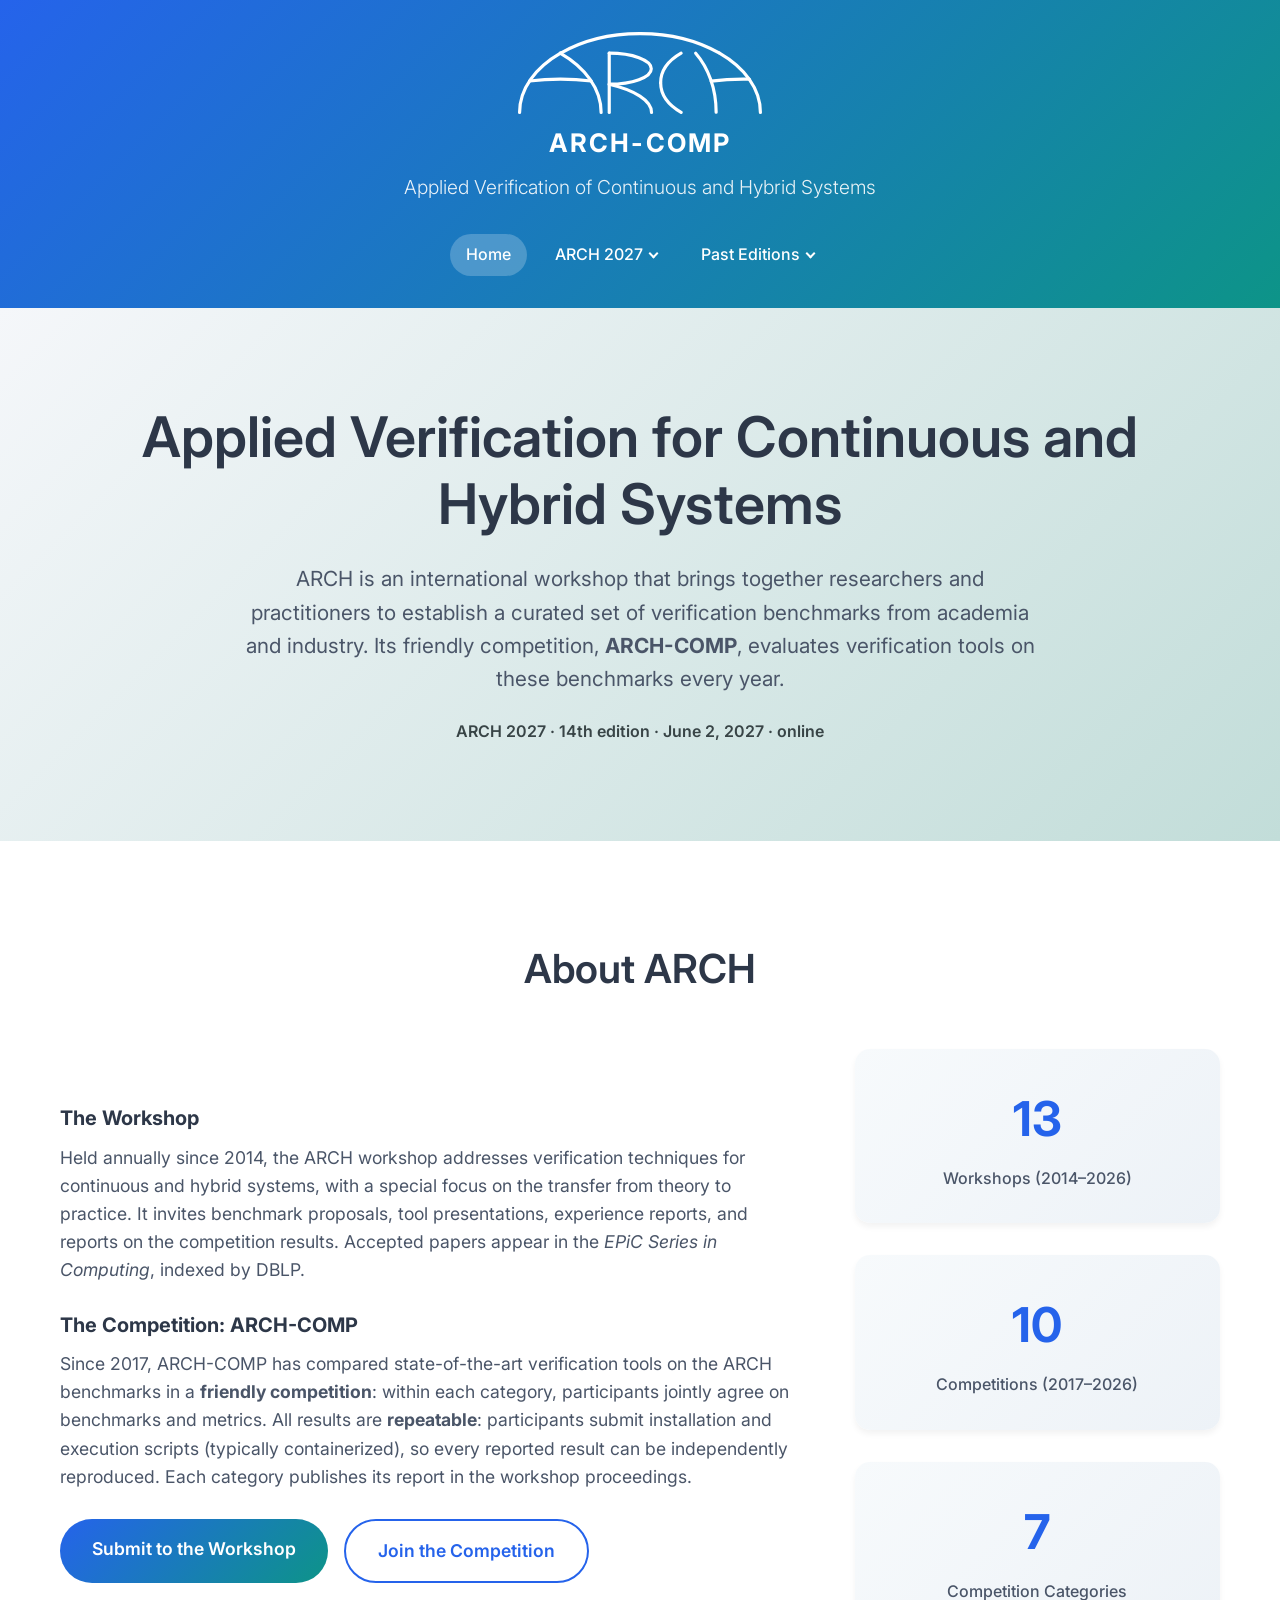
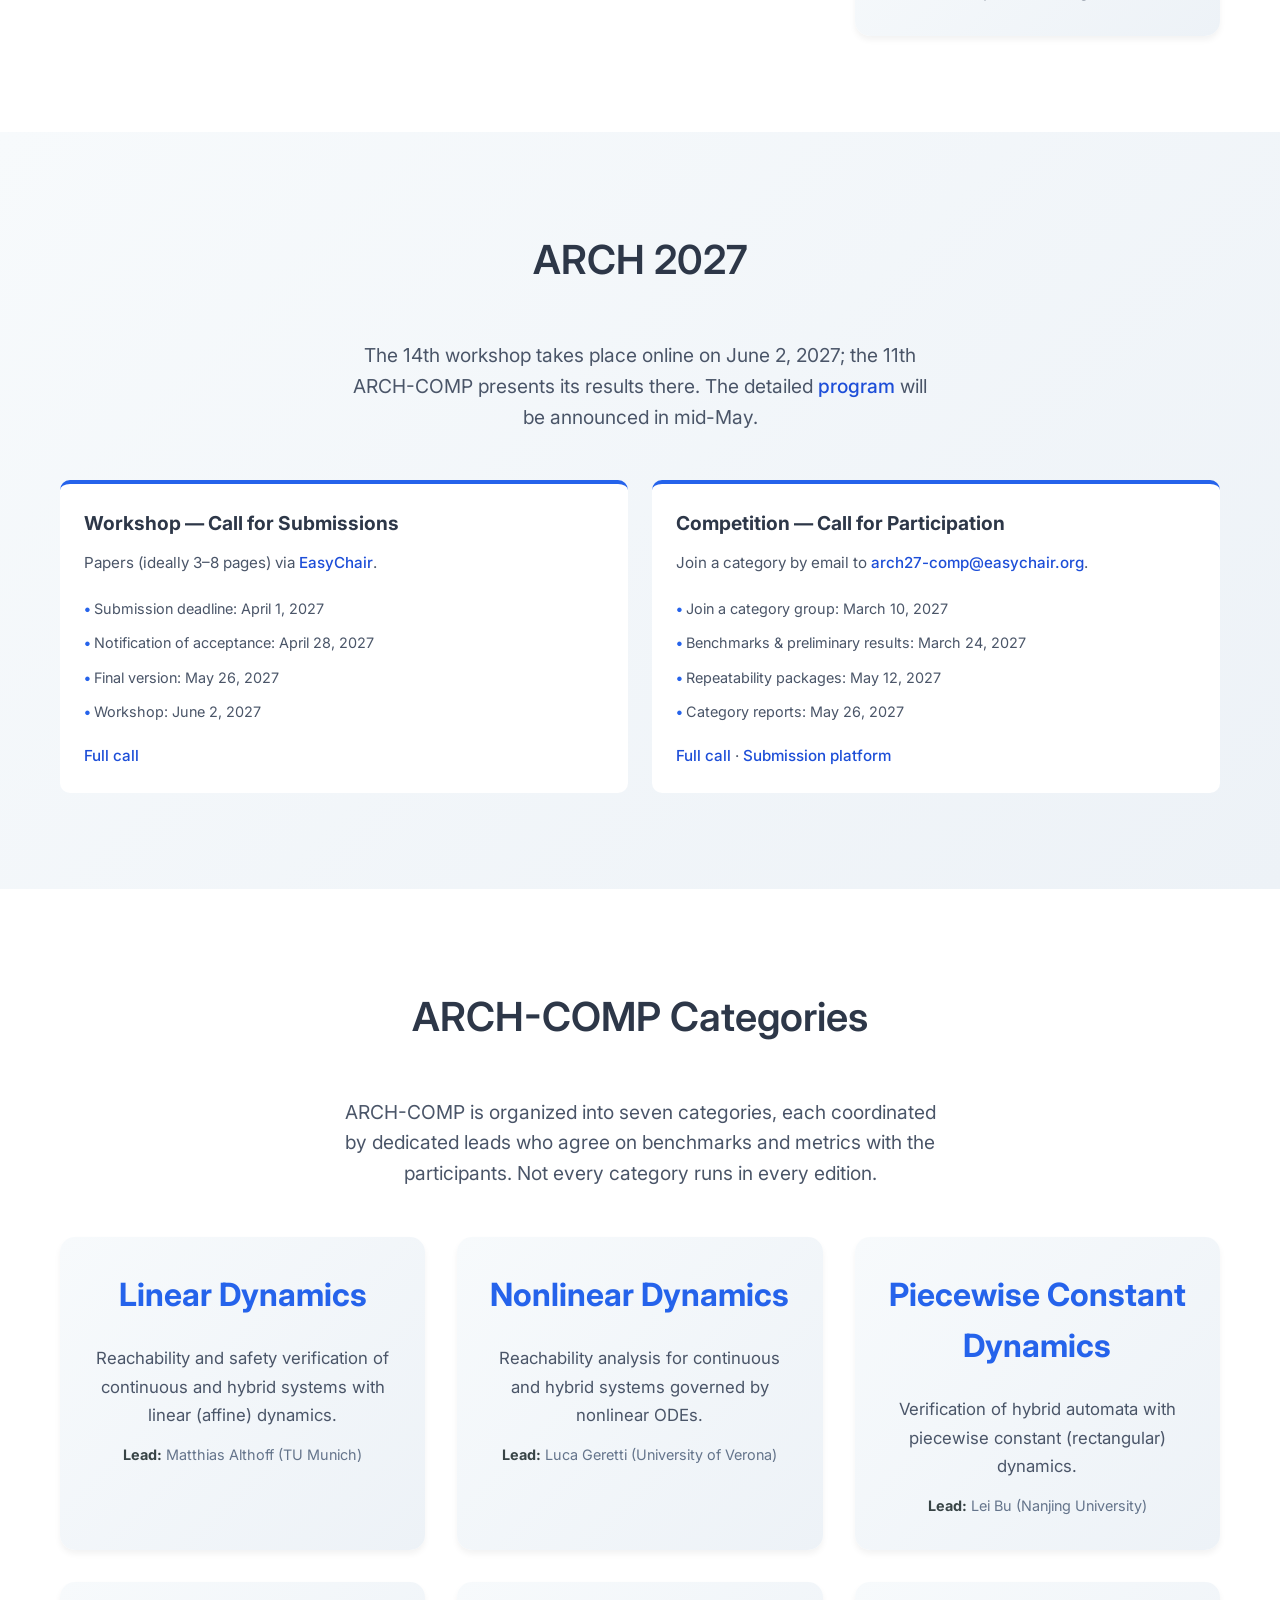
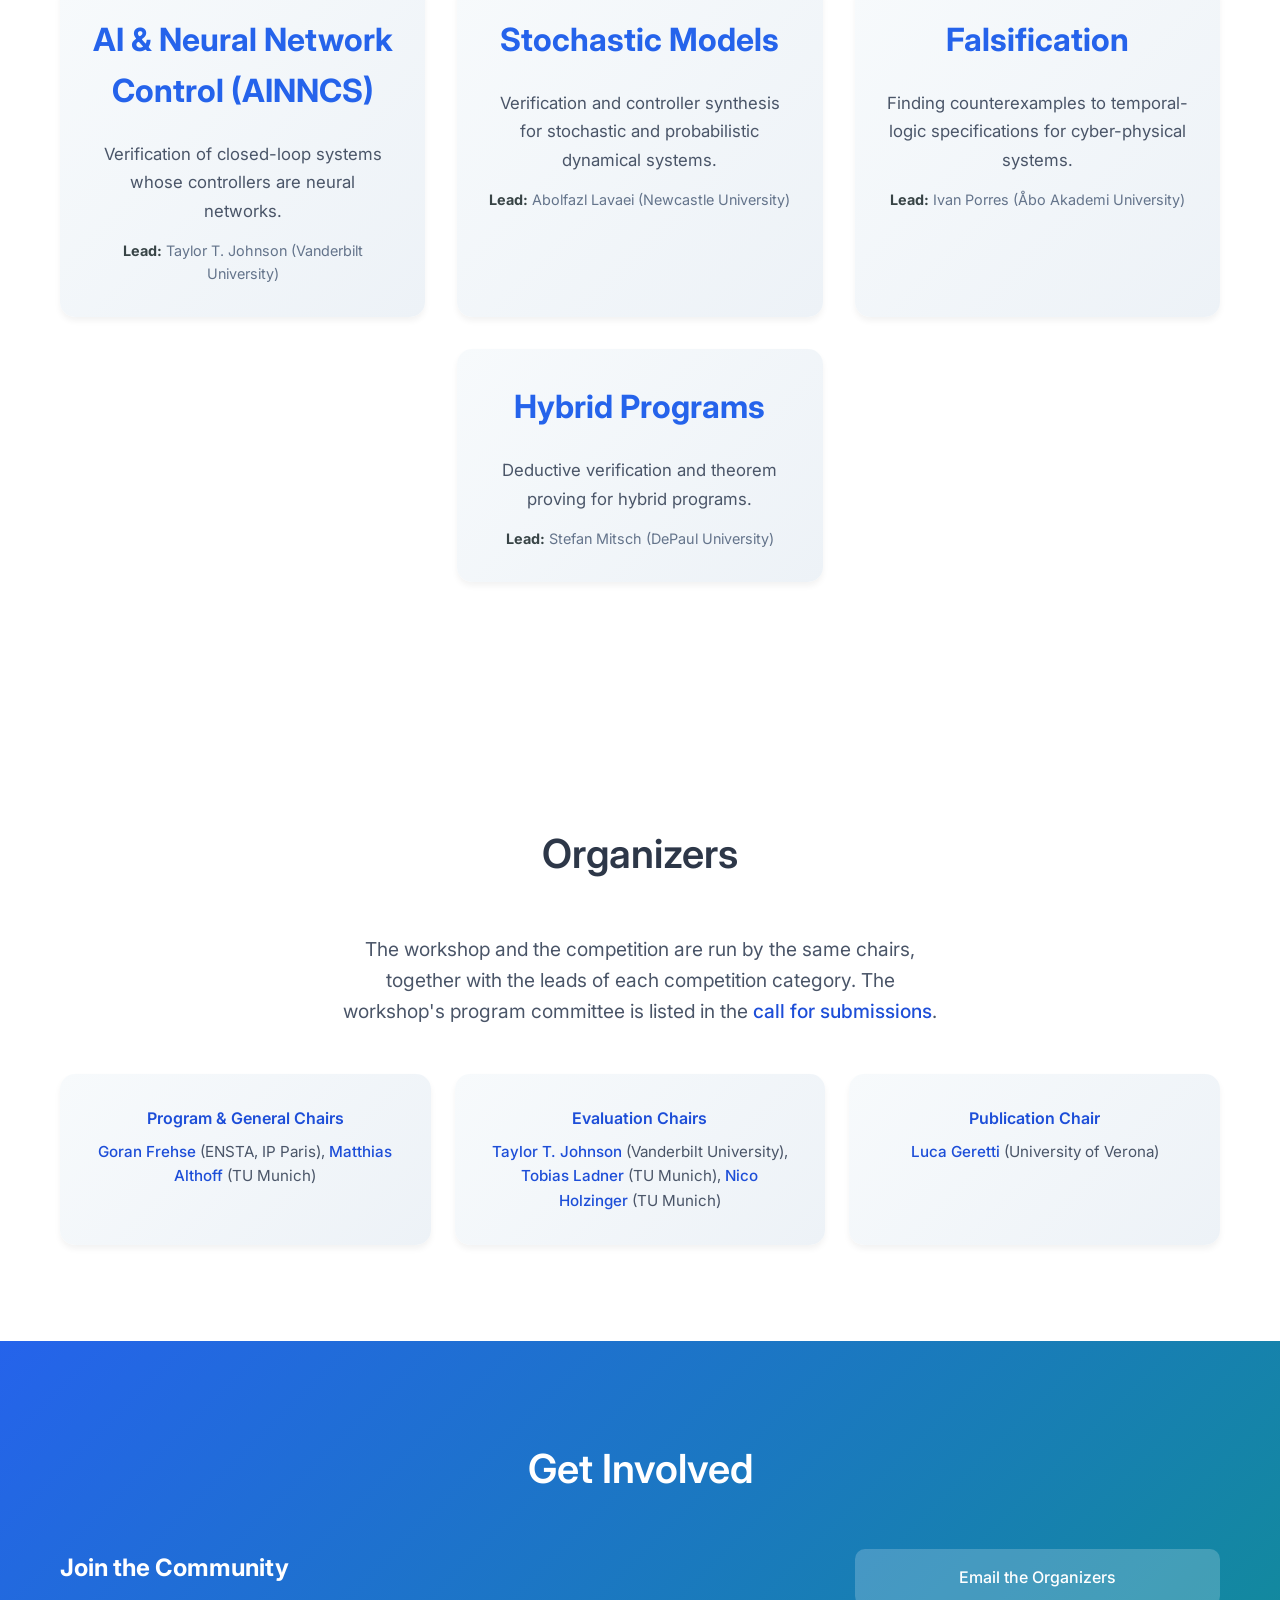
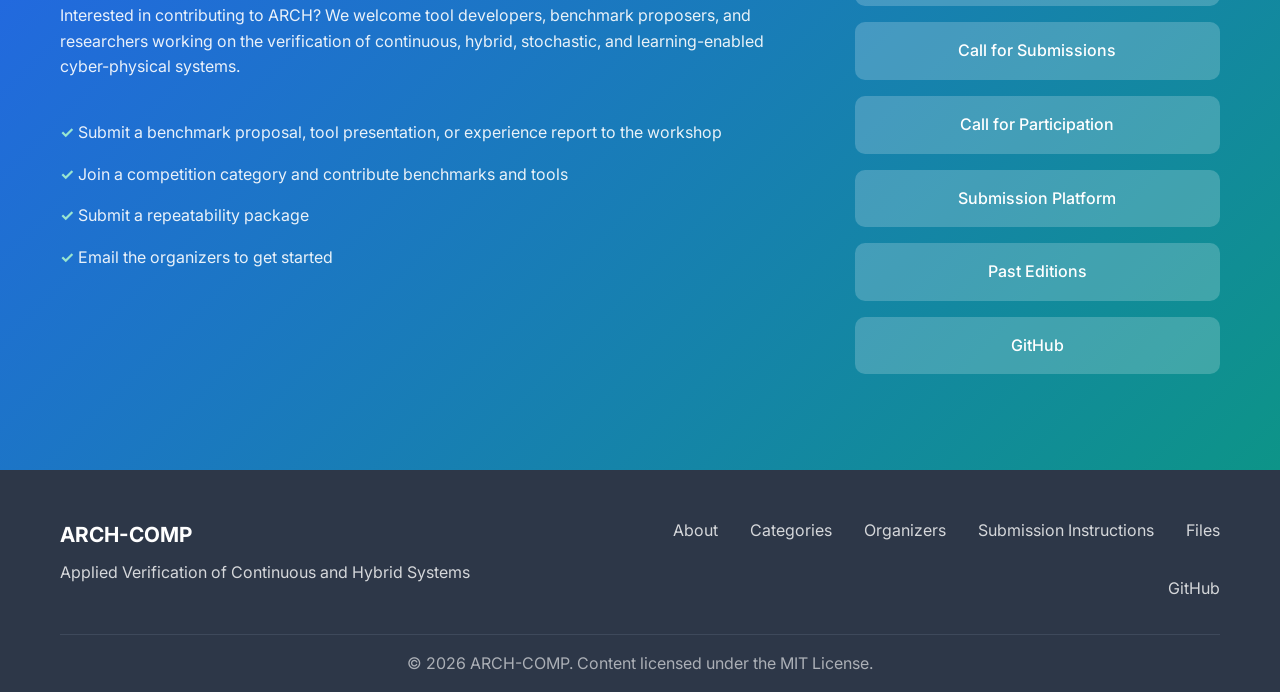
<file: index.html>
<!DOCTYPE html>
<html lang="en">
<head>
    <meta charset="UTF-8">
    <meta name="viewport" content="width=device-width, initial-scale=1.0">
    <title>ARCH - Workshop on Applied Verification for Continuous and Hybrid Systems</title>
    <meta name="description" content="ARCH is the international workshop on applied verification for continuous and hybrid systems, held annually since 2014. Its friendly competition ARCH-COMP compares verification tools across seven categories.">
    <link rel="canonical" href="https://arch-comp.github.io/">
    <meta name="theme-color" content="#2563eb">

    <!-- Open Graph -->
    <meta property="og:type" content="website">
    <meta property="og:site_name" content="ARCH">
    <meta property="og:title" content="ARCH - Applied Verification for Continuous and Hybrid Systems">
    <meta property="og:description" content="International workshop on applied verification for continuous and hybrid systems (since 2014), home of the friendly competition ARCH-COMP (since 2017).">
    <meta property="og:url" content="https://arch-comp.github.io/">
    <meta property="og:image" content="https://arch-comp.github.io/images/og-card.png">
    <meta property="og:image:width" content="1200">
    <meta property="og:image:height" content="630">

    <!-- Twitter -->
    <meta name="twitter:card" content="summary_large_image">
    <meta name="twitter:title" content="ARCH - Applied Verification for Continuous and Hybrid Systems">
    <meta name="twitter:description" content="International workshop on applied verification for continuous and hybrid systems (since 2014), home of the friendly competition ARCH-COMP (since 2017).">
    <meta name="twitter:image" content="https://arch-comp.github.io/images/og-card.png">

    <!-- Icons -->
    <link rel="icon" href="images/favicon.ico" sizes="any">
    <link rel="icon" href="images/favicon.svg" type="image/svg+xml">
    <link rel="apple-touch-icon" href="images/apple-touch-icon.png">

    <link rel="stylesheet" href="css/styles.css">
    <script src="js/edition.js"></script>
    <script src="js/layout.js"></script>
    <link rel="preconnect" href="https://fonts.googleapis.com">
    <link rel="preconnect" href="https://fonts.gstatic.com" crossorigin>
    <link href="https://fonts.googleapis.com/css2?family=Inter:wght@300;400;500;600;700&display=swap" rel="stylesheet">

    <script type="application/ld+json">
    {
      "@context": "https://schema.org",
      "@type": "Organization",
      "@id": "https://arch-comp.github.io/#organization",
      "name": "ARCH",
      "alternateName": "Workshop on Applied Verification for Continuous and Hybrid Systems",
      "url": "https://arch-comp.github.io/",
      "logo": "https://arch-comp.github.io/images/apple-touch-icon.png",
      "sameAs": ["https://github.com/ARCH-COMP", "https://gitlab.com/goranf/ARCH-COMP"]
    }
    </script>
</head>
<body>
    <a href="#main" class="skip-link">Skip to main content</a>
    <script>ARCH.header()</script>

    <main class="main" id="main">
        <section id="hero" class="hero">
            <div class="container">
                <div class="hero-content">
                    <h1 class="hero-title">Applied Verification for Continuous and Hybrid Systems</h1>
                    <p class="hero-description">
                        ARCH is an international workshop that brings together researchers and practitioners
                        to establish a curated set of verification benchmarks from academia and industry.
                        Its friendly competition, <strong>ARCH-COMP</strong>, evaluates verification tools on these
                        benchmarks every year.
                    </p>
                    <p class="hero-edition"><span data-ed="label"></span> &middot; <span data-ed="workshopOrdinal"></span> edition &middot; <span data-ed="date"></span> &middot; <span data-ed="location"></span></p>
                </div>
            </div>
        </section>

        <section id="about" class="about">
            <div class="container">
                <h2 class="section-title">About ARCH</h2>
                <div class="about-content">
                    <div class="about-text">
                        <h3 class="about-sub">The Workshop</h3>
                        <p>
                            Held annually since 2014, the ARCH workshop addresses verification techniques for
                            continuous and hybrid systems, with a special focus on the transfer from theory to
                            practice. It invites benchmark proposals, tool presentations, experience reports, and
                            reports on the competition results. Accepted papers appear in the
                            <em>EPiC Series in Computing</em>, indexed by DBLP.
                        </p>
                        <h3 class="about-sub">The Competition: ARCH-COMP</h3>
                        <p>
                            Since 2017, ARCH-COMP has compared state-of-the-art verification tools on the ARCH
                            benchmarks in a <strong>friendly competition</strong>: within each category, participants
                            jointly agree on benchmarks and metrics. All results are <strong>repeatable</strong>:
                            participants submit installation and execution scripts (typically containerized), so every
                            reported result can be independently reproduced. Each category publishes its report in the
                            workshop proceedings.
                        </p>
                        <div class="about-cta">
                            <a href="pages/call-for-submissions.html" class="btn btn-primary">Submit to the Workshop</a>
                            <a href="pages/participate.html" class="btn btn-secondary">Join the Competition</a>
                        </div>
                    </div>
                    <div class="about-stats">
                        <div class="stat">
                            <span class="stat-number" data-ed="pastWorkshops"></span>
                            <span class="stat-label">Workshops (2014&ndash;<span data-ed="lastYear"></span>)</span>
                        </div>
                        <div class="stat">
                            <span class="stat-number" data-ed="pastCompetitions"></span>
                            <span class="stat-label">Competitions (2017&ndash;<span data-ed="lastYear"></span>)</span>
                        </div>
                        <div class="stat">
                            <span class="stat-number">7</span>
                            <span class="stat-label">Competition Categories</span>
                        </div>
                    </div>
                </div>
            </div>
        </section>

        <section id="upcoming" class="participants upcoming">
            <div class="container">
                <h2 class="section-title" data-ed="label"></h2>
                <p class="section-description">
                    The <span data-ed="workshopOrdinal"></span> workshop takes place <span data-ed="location"></span> on
                    <span data-ed="date"></span>; the <span data-ed="competitionOrdinal"></span> ARCH-COMP presents its results there.
                    The detailed <a href="pages/program.html" class="researcher-link">program</a> will be announced in <span data-ed="programAnnouncement"></span>.
                </p>
                <div class="participation-grid">
                    <div class="participation-card">
                        <h4>Workshop &mdash; Call for Submissions</h4>
                        <p>Papers (ideally 3&ndash;8 pages) via <a data-ed-href="easychair" class="researcher-link" target="_blank" rel="noopener">EasyChair</a>.</p>
                        <ul>
                            <li>Submission deadline: <span data-ed="workshopDates.submission"></span></li>
                            <li>Notification of acceptance: <span data-ed="workshopDates.notification"></span></li>
                            <li>Final version: <span data-ed="workshopDates.final"></span></li>
                            <li>Workshop: <span data-ed="date"></span></li>
                        </ul>
                        <p class="card-more"><a href="pages/call-for-submissions.html" class="researcher-link">Full call</a></p>
                    </div>
                    <div class="participation-card">
                        <h4>Competition &mdash; Call for Participation</h4>
                        <p>Join a category by email to <a data-ed-href="competitionEmail" class="researcher-link" data-ed="competitionEmail"></a>.</p>
                        <ul>
                            <li>Join a category group: <span data-ed="competitionDates.join"></span></li>
                            <li>Benchmarks &amp; preliminary results: <span data-ed="competitionDates.preliminary"></span></li>
                            <li>Repeatability packages: <span data-ed="competitionDates.repeatability"></span></li>
                            <li>Category reports: <span data-ed="competitionDates.reports"></span></li>
                        </ul>
                        <p class="card-more"><a href="pages/participate.html" class="researcher-link">Full call</a> &middot; <a href="https://arch.repeatability.cps.cit.tum.de/" class="researcher-link" target="_blank" rel="noopener">Submission platform</a></p>
                    </div>
                </div>
            </div>
        </section>

        <section id="categories" class="repositories">
            <div class="container">
                <h2 class="section-title">ARCH-COMP Categories</h2>
                <p class="section-description">
                    ARCH-COMP is organized into seven categories, each coordinated by dedicated leads who agree on
                    benchmarks and metrics with the participants. Not every category runs in every edition.
                </p>

                <div class="repo-grid">
                    <div class="repo-card">
                        <h3 class="repo-year">Linear Dynamics</h3>
                        <p class="section-text">Reachability and safety verification of continuous and hybrid systems with linear (affine) dynamics.</p>
                        <p class="cat-lead"><strong>Lead:</strong> Matthias Althoff (TU Munich)</p>
                    </div>
                    <div class="repo-card">
                        <h3 class="repo-year">Nonlinear Dynamics</h3>
                        <p class="section-text">Reachability analysis for continuous and hybrid systems governed by nonlinear ODEs.</p>
                        <p class="cat-lead"><strong>Lead:</strong> Luca Geretti (University of Verona)</p>
                    </div>
                    <div class="repo-card">
                        <h3 class="repo-year">Piecewise Constant Dynamics</h3>
                        <p class="section-text">Verification of hybrid automata with piecewise constant (rectangular) dynamics.</p>
                        <p class="cat-lead"><strong>Lead:</strong> Lei Bu (Nanjing University)</p>
                    </div>
                    <div class="repo-card">
                        <h3 class="repo-year">AI &amp; Neural Network Control (AINNCS)</h3>
                        <p class="section-text">Verification of closed-loop systems whose controllers are neural networks.</p>
                        <p class="cat-lead"><strong>Lead:</strong> Taylor T. Johnson (Vanderbilt University)</p>
                    </div>
                    <div class="repo-card">
                        <h3 class="repo-year">Stochastic Models</h3>
                        <p class="section-text">Verification and controller synthesis for stochastic and probabilistic dynamical systems.</p>
                        <p class="cat-lead"><strong>Lead:</strong> Abolfazl Lavaei (Newcastle University)</p>
                    </div>
                    <div class="repo-card">
                        <h3 class="repo-year">Falsification</h3>
                        <p class="section-text">Finding counterexamples to temporal-logic specifications for cyber-physical systems.</p>
                        <p class="cat-lead"><strong>Lead:</strong> Ivan Porres (Åbo Akademi University)</p>
                    </div>
                    <div class="repo-card">
                        <h3 class="repo-year">Hybrid Programs</h3>
                        <p class="section-text">Deductive verification and theorem proving for hybrid programs.</p>
                        <p class="cat-lead"><strong>Lead:</strong> Stefan Mitsch (DePaul University)</p>
                    </div>
                </div>
            </div>
        </section>



        <section id="organizers" class="participants">
            <div class="container">
                <h2 class="section-title">Organizers</h2>
                <p class="section-description">
                    The workshop and the competition are run by the same chairs, together with the leads of each
                    competition category. The workshop's program committee is listed in the
                    <a href="pages/call-for-submissions.html" class="researcher-link">call for submissions</a>.
                </p>

                <div class="committee-grid">
                    <div class="committee-role">
                        <h4>Program &amp; General Chairs</h4>
                        <p>
                            <a href="https://ensta-paris.fr/" class="researcher-link" target="_blank" rel="noopener">Goran Frehse</a> (ENSTA, IP Paris),
                            <a href="https://www.ce.cit.tum.de/en/cps/members/prof-dr-ing-matthias-althoff/" class="researcher-link" target="_blank" rel="noopener">Matthias Althoff</a> (TU Munich)
                        </p>
                    </div>
                    <div class="committee-role">
                        <h4>Evaluation Chairs</h4>
                        <p>
                            <a href="https://www.taylortjohnson.com/" class="researcher-link" target="_blank" rel="noopener">Taylor T. Johnson</a> (Vanderbilt University),
                            <a href="https://toladner.github.io/" class="researcher-link" target="_blank" rel="noopener">Tobias Ladner</a> (TU Munich),
                            <a href="https://www.ce.cit.tum.de/cps/members/nico-holzinger-msc/" class="researcher-link" target="_blank" rel="noopener">Nico Holzinger</a> (TU Munich)
                        </p>
                    </div>
                    <div class="committee-role">
                        <h4>Publication Chair</h4>
                        <p>
                            <a href="https://www.di.univr.it/?ent=persona&id=32338" class="researcher-link" target="_blank" rel="noopener">Luca Geretti</a> (University of Verona)
                        </p>
                    </div>
                </div>
            </div>
        </section>

        <section id="contact" class="contact">
            <div class="container">
                <h2 class="section-title">Get Involved</h2>
                <div class="contact-content">
                    <div class="contact-info">
                        <h3>Join the Community</h3>
                        <p>
                            Interested in contributing to ARCH? We welcome tool developers, benchmark proposers,
                            and researchers working on the verification of continuous, hybrid, stochastic, and
                            learning-enabled cyber-physical systems.
                        </p>
                        <ul class="contact-list">
                            <li>Submit a benchmark proposal, tool presentation, or experience report to the workshop</li>
                            <li>Join a competition category and contribute benchmarks and tools</li>
                            <li>Submit a repeatability package</li>
                            <li>Email the organizers to get started</li>
                        </ul>
                    </div>
                    <div class="contact-links">
                        <a data-ed-href="competitionEmail" class="contact-btn">Email the Organizers</a>
                        <a href="pages/call-for-submissions.html" class="contact-btn">Call for Submissions</a>
                        <a href="pages/participate.html" class="contact-btn">Call for Participation</a>
                        <a href="https://arch.repeatability.cps.cit.tum.de/" class="contact-btn" target="_blank" rel="noopener">Submission Platform</a>
                        <a href="pages/archive.html" class="contact-btn">Past Editions</a>
                        <a href="https://github.com/ARCH-COMP" class="contact-btn" target="_blank" rel="noopener">GitHub</a>
                    </div>
                </div>
            </div>
        </section>
    </main>

    <script>ARCH.footer()</script>
    <script>ARCH.eventJsonLd()</script>

    <script src="js/script.js"></script>
</body>
</html>
</file>
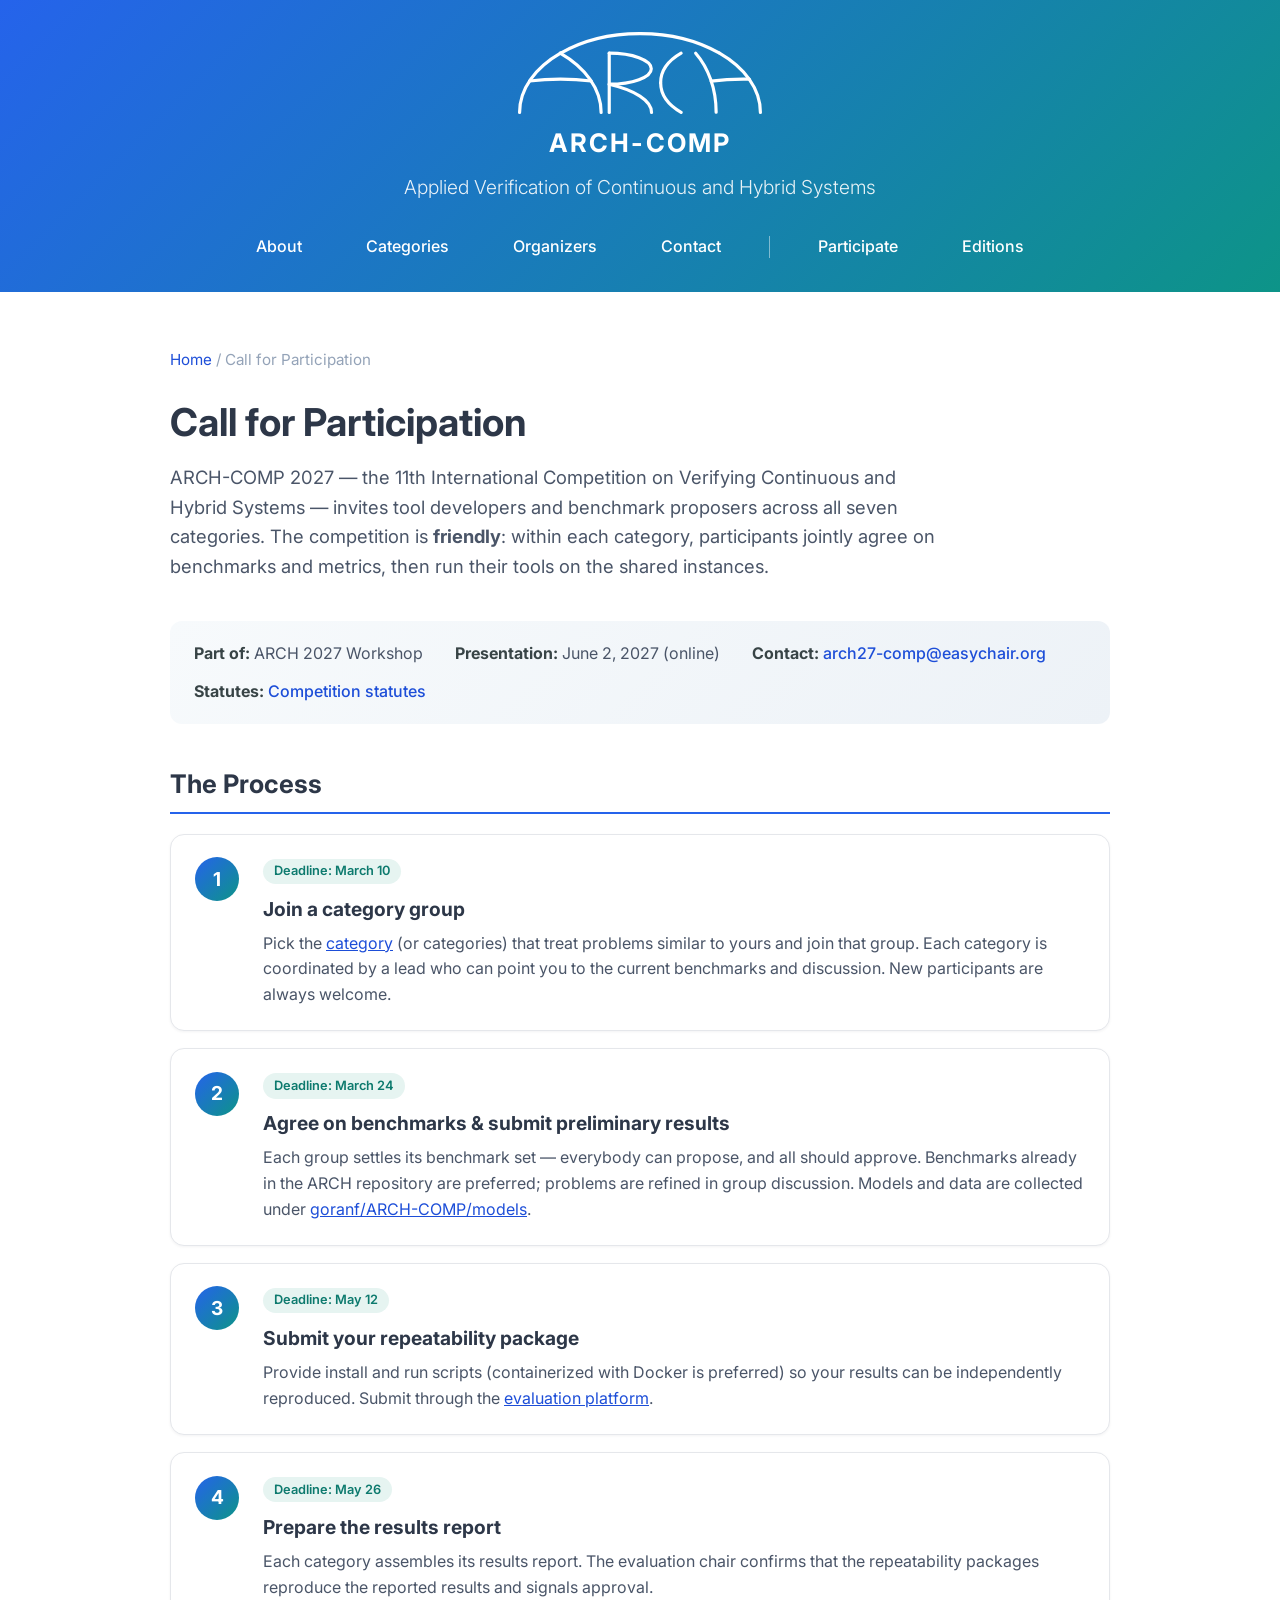
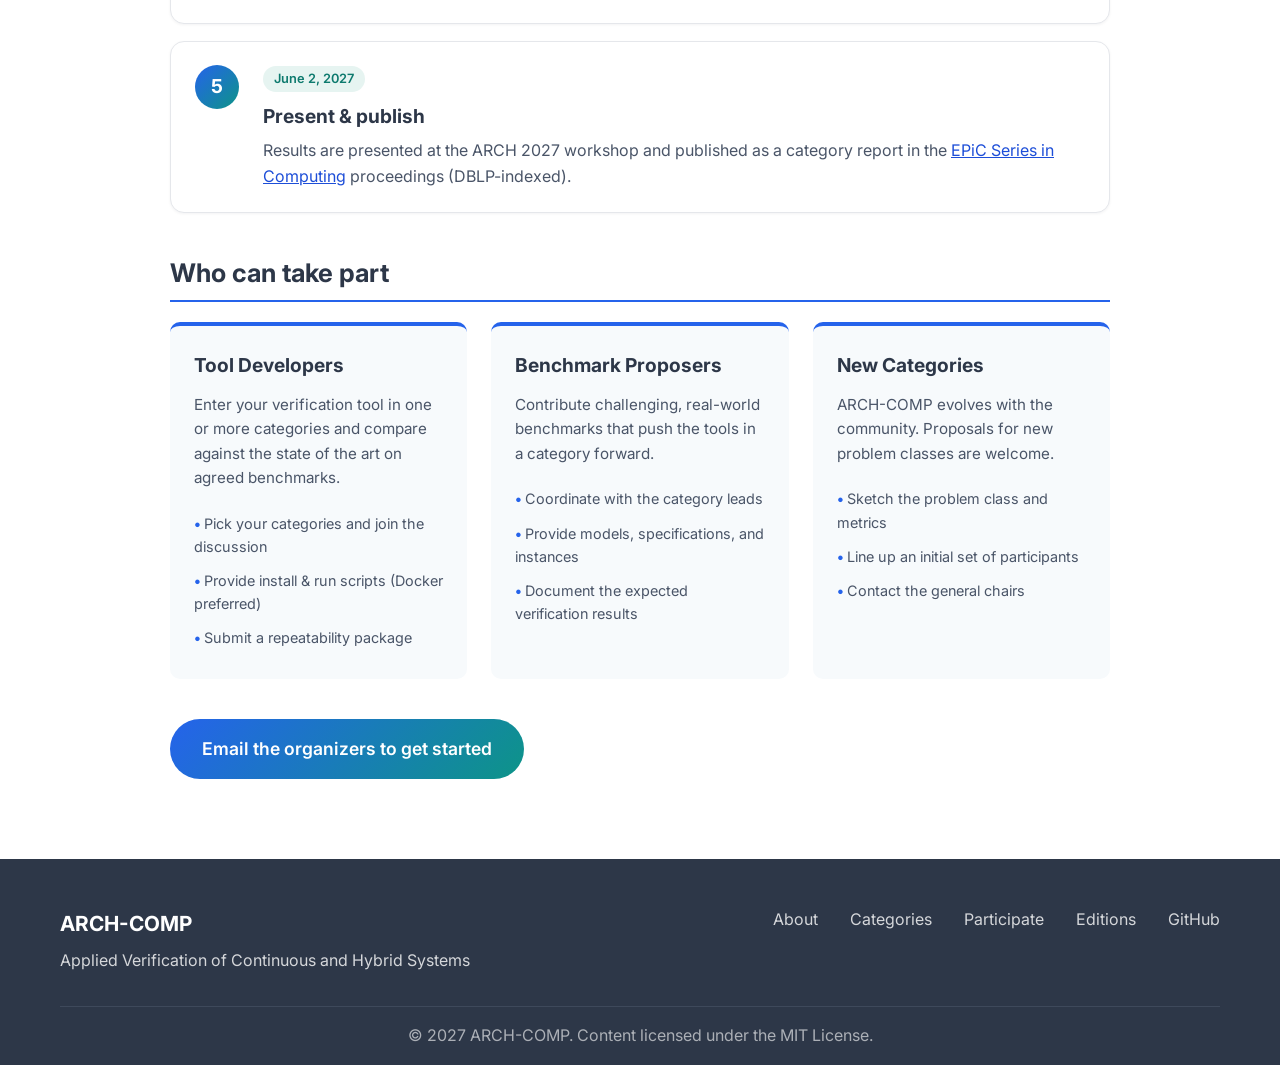
<file: participate.html>
<!DOCTYPE html>
<html lang="en">
<head>
    <meta charset="UTF-8">
    <meta name="viewport" content="width=device-width, initial-scale=1.0">
    <title>Call for Participation — ARCH-COMP 2027</title>
    <meta name="description" content="How to take part in ARCH-COMP 2027: the friendly competition process, deadlines, categories, and repeatability submission.">
    <link rel="canonical" href="https://arch-comp.github.io/participate.html">
    <meta name="theme-color" content="#2563eb">
    <link rel="icon" href="images/favicon.ico" sizes="any">
    <link rel="icon" href="images/favicon.svg" type="image/svg+xml">
    <link rel="apple-touch-icon" href="images/apple-touch-icon.png">
    <link rel="stylesheet" href="styles.css">
    <link rel="preconnect" href="https://fonts.googleapis.com">
    <link rel="preconnect" href="https://fonts.gstatic.com" crossorigin>
    <link href="https://fonts.googleapis.com/css2?family=Inter:wght@300;400;500;600;700&display=swap" rel="stylesheet">
</head>
<body>
    <a href="#main" class="skip-link">Skip to main content</a>
    <header class="header">
        <div class="container">
            <div class="header-content">
                <a href="index.html" class="logo" aria-label="ARCH-COMP home">
                    <img src="images/logo-white.svg" alt="ARCH" class="logo-img" width="300" height="100">
                    <span class="logo-word">ARCH-COMP</span>
                </a>
                <p class="tagline">Applied Verification of Continuous and Hybrid Systems</p>
            </div>
            <nav class="nav" aria-label="Primary">
                <ul class="nav-list">
                    <li><a href="index.html#about">About</a></li>
                    <li><a href="index.html#categories">Categories</a></li>
                    <li><a href="index.html#organizers">Organizers</a></li>
                    <li><a href="index.html#contact">Contact</a></li>
                    <li class="nav-sep" aria-hidden="true"></li>
                    <li><a href="participate.html" class="to-page">Participate</a></li>
                    <li><a href="editions.html" class="to-page">Editions</a></li>
                </ul>
            </nav>
        </div>
    </header>

    <main class="main subpage" id="main">
        <div class="container">
            <div class="breadcrumb"><a href="index.html">Home</a> / Call for Participation</div>
            <h1 class="subpage-title">Call for Participation</h1>
            <p class="subpage-lead">
                ARCH-COMP 2027 &mdash; the 11th International Competition on Verifying Continuous and
                Hybrid Systems &mdash; invites tool developers and benchmark proposers across all seven
                categories. The competition is <strong>friendly</strong>: within each category, participants
                jointly agree on benchmarks and metrics, then run their tools on the shared instances.
            </p>

            <div class="facts">
                <div><strong>Part of:</strong> ARCH 2027 Workshop</div>
                <div><strong>Presentation:</strong> June 2, 2027 (online)</div>
                <div><strong>Contact:</strong> <a href="mailto:arch27-comp@easychair.org" class="researcher-link">arch27-comp@easychair.org</a></div>
                <div><strong>Statutes:</strong> <a href="https://docs.google.com/document/d/e/2PACX-1vTxf4TxfDbbdfAaTiBhW5FXM7I08dJ8apJQLb_9lZnCRDi6ySZMUTIUY5yaIYcVRRXa02kRDs9wgNZp/pub" class="researcher-link" target="_blank" rel="noopener">Competition statutes</a></div>
            </div>

            <h2>The Process</h2>
            <div class="step-list">
                <div class="step">
                    <div class="step-num">1</div>
                    <div class="step-body">
                        <span class="step-deadline">Deadline: March 10</span>
                        <h3>Join a category group</h3>
                        <p>
                            Pick the <a href="index.html#categories">category</a> (or categories) that
                            treat problems similar to yours and join that group. Each category is coordinated
                            by a lead who can point you to the current benchmarks and discussion. New
                            participants are always welcome.
                        </p>
                    </div>
                </div>
                <div class="step">
                    <div class="step-num">2</div>
                    <div class="step-body">
                        <span class="step-deadline">Deadline: March 24</span>
                        <h3>Agree on benchmarks &amp; submit preliminary results</h3>
                        <p>
                            Each group settles its benchmark set &mdash; everybody can propose, and all
                            should approve. Benchmarks already in the ARCH repository are preferred; problems
                            are refined in group discussion. Models and data are collected under
                            <a href="https://gitlab.com/goranf/ARCH-COMP/-/tree/master/models" target="_blank" rel="noopener">goranf/ARCH-COMP/models</a>.
                        </p>
                    </div>
                </div>
                <div class="step">
                    <div class="step-num">3</div>
                    <div class="step-body">
                        <span class="step-deadline">Deadline: May 12</span>
                        <h3>Submit your repeatability package</h3>
                        <p>
                            Provide install and run scripts (containerized with Docker is preferred) so your
                            results can be independently reproduced. Submit through the
                            <a href="https://arch.repeatability.cps.cit.tum.de/" target="_blank" rel="noopener">evaluation platform</a>.
                        </p>
                    </div>
                </div>
                <div class="step">
                    <div class="step-num">4</div>
                    <div class="step-body">
                        <span class="step-deadline">Deadline: May 26</span>
                        <h3>Prepare the results report</h3>
                        <p>
                            Each category assembles its results report. The evaluation chair confirms that the
                            repeatability packages reproduce the reported results and signals approval.
                        </p>
                    </div>
                </div>
                <div class="step">
                    <div class="step-num">5</div>
                    <div class="step-body">
                        <span class="step-deadline">June 2, 2027</span>
                        <h3>Present &amp; publish</h3>
                        <p>
                            Results are presented at the ARCH 2027 workshop and published as a category report
                            in the <a href="editions.html">EPiC Series in Computing</a> proceedings
                            (DBLP-indexed).
                        </p>
                    </div>
                </div>
            </div>

            <h2>Who can take part</h2>
            <div class="participation-grid">
                <div class="participation-card">
                    <h4>Tool Developers</h4>
                    <p>Enter your verification tool in one or more categories and compare against the state of the art on agreed benchmarks.</p>
                    <ul>
                        <li>Pick your categories and join the discussion</li>
                        <li>Provide install &amp; run scripts (Docker preferred)</li>
                        <li>Submit a repeatability package</li>
                    </ul>
                </div>
                <div class="participation-card">
                    <h4>Benchmark Proposers</h4>
                    <p>Contribute challenging, real-world benchmarks that push the tools in a category forward.</p>
                    <ul>
                        <li>Coordinate with the category leads</li>
                        <li>Provide models, specifications, and instances</li>
                        <li>Document the expected verification results</li>
                    </ul>
                </div>
                <div class="participation-card">
                    <h4>New Categories</h4>
                    <p>ARCH-COMP evolves with the community. Proposals for new problem classes are welcome.</p>
                    <ul>
                        <li>Sketch the problem class and metrics</li>
                        <li>Line up an initial set of participants</li>
                        <li>Contact the general chairs</li>
                    </ul>
                </div>
            </div>

            <div class="olympics-cta" style="margin-top:2.5rem;">
                <a href="mailto:arch27-comp@easychair.org" class="btn btn-primary">Email the organizers to get started</a>
            </div>
        </div>
    </main>

    <footer class="footer">
        <div class="container">
            <div class="footer-content">
                <div class="footer-info">
                    <h3>ARCH-COMP</h3>
                    <p>Applied Verification of Continuous and Hybrid Systems</p>
                </div>
                <nav class="footer-links" aria-label="Footer">
                    <a href="index.html#about">About</a>
                    <a href="index.html#categories">Categories</a>
                    <a href="participate.html">Participate</a>
                    <a href="editions.html">Editions</a>
                    <a href="https://github.com/ARCH-COMP" target="_blank" rel="noopener">GitHub</a>
                </nav>
            </div>
            <div class="footer-bottom">
                <p>&copy; 2027 ARCH-COMP. Content licensed under the MIT License.</p>
            </div>
        </div>
    </footer>
    <script src="script.js"></script>
</body>
</html>
</file>
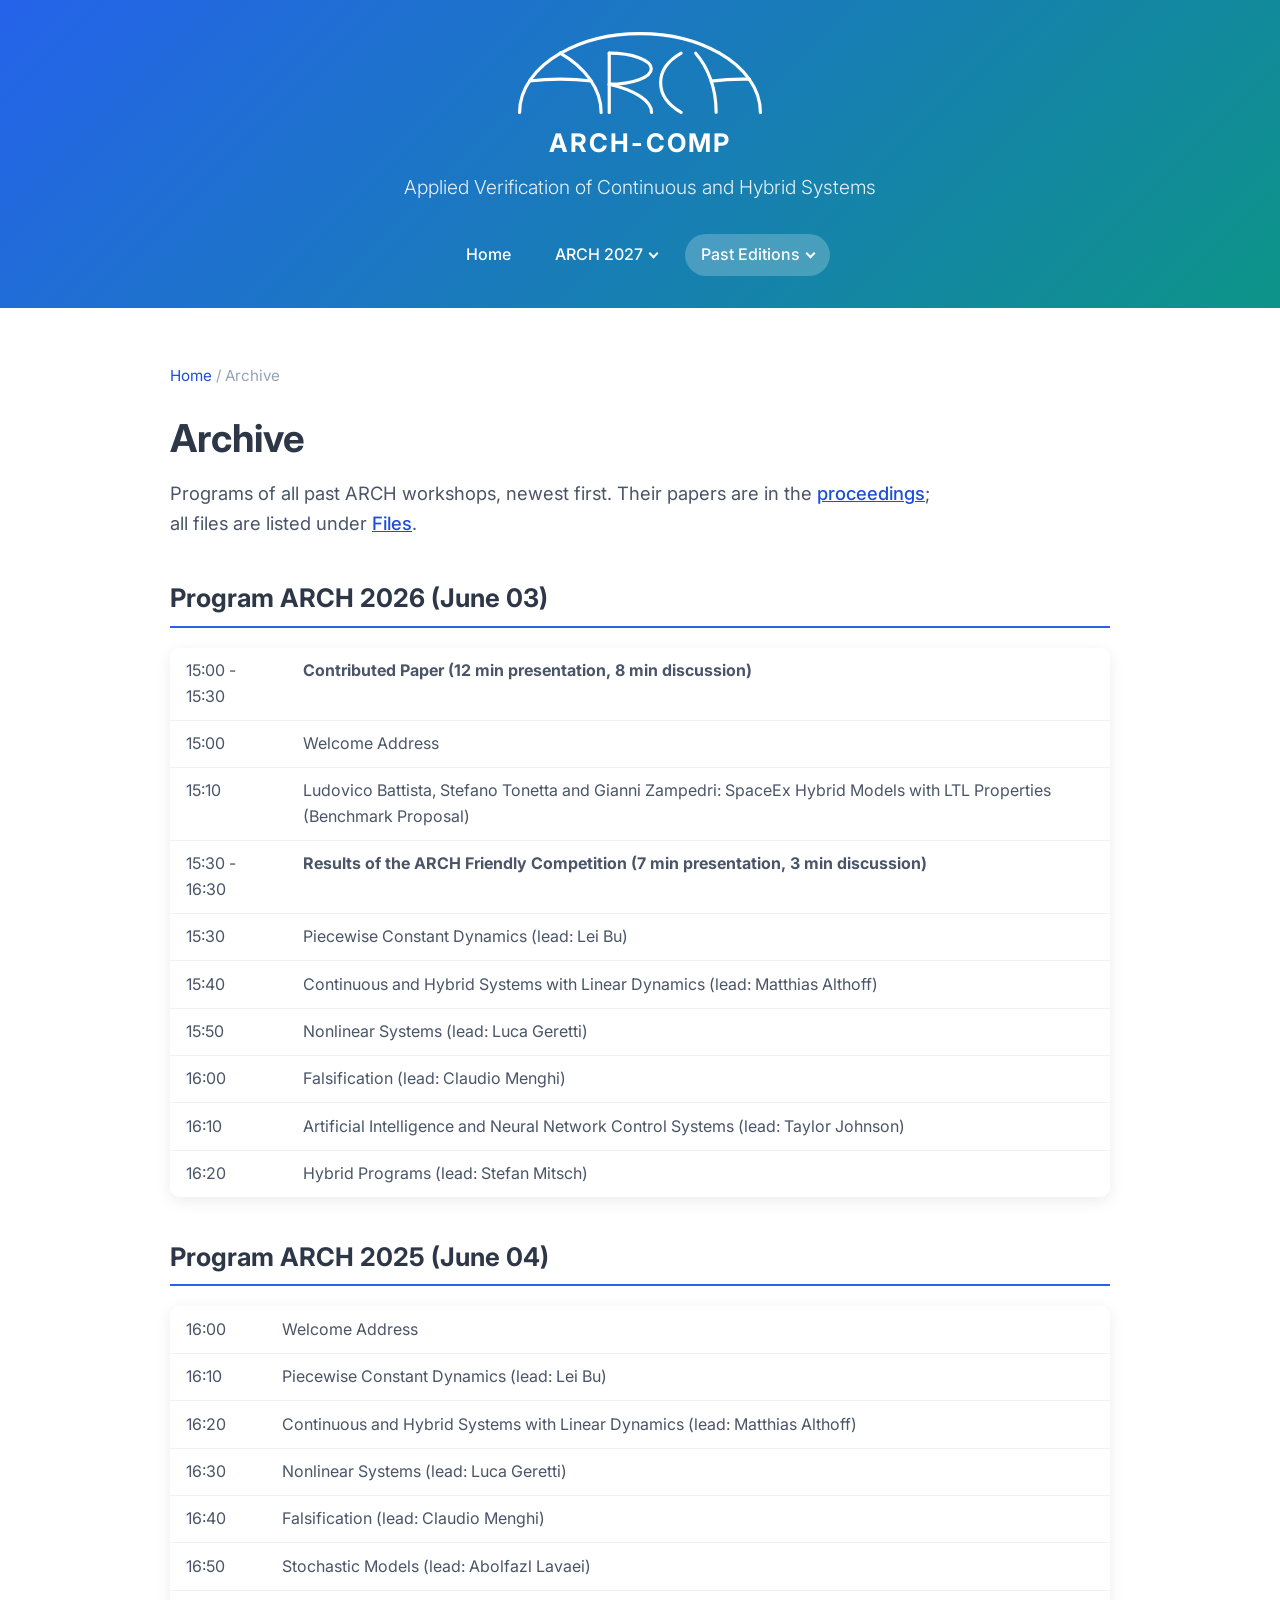
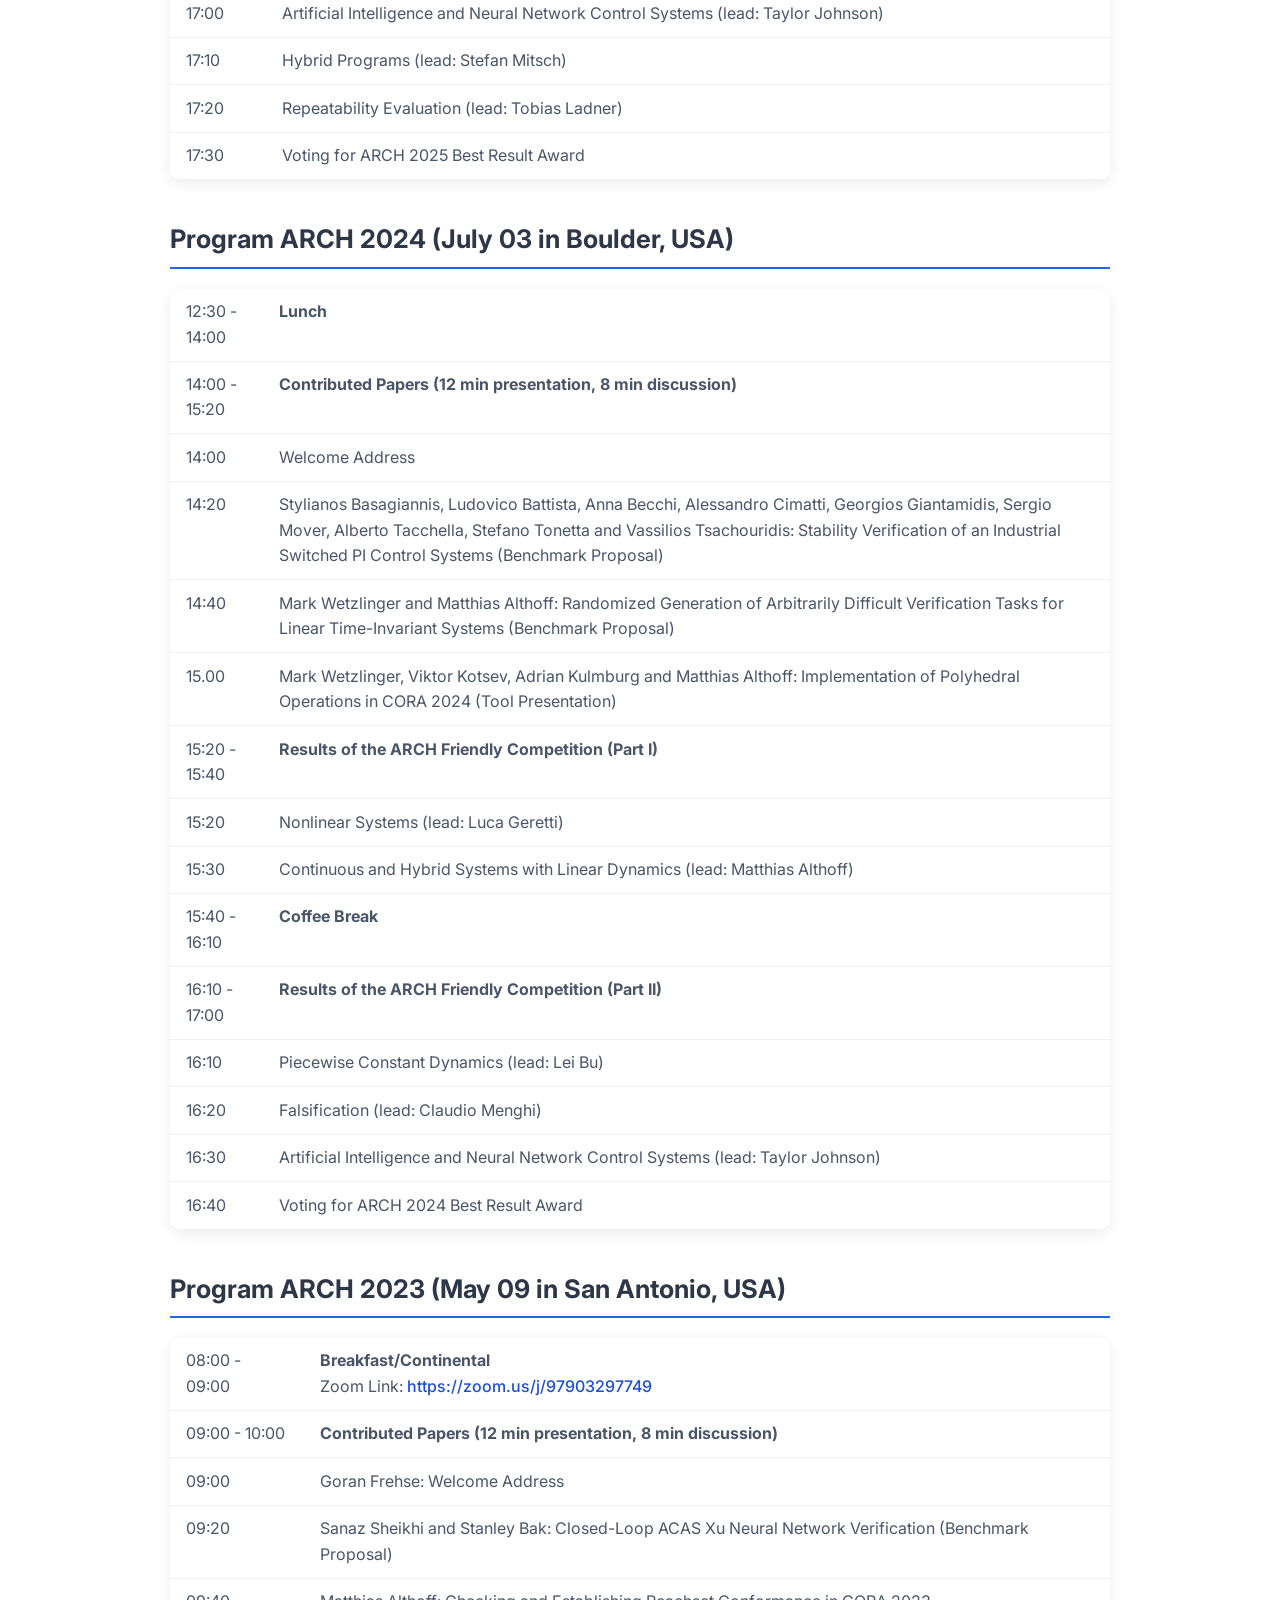
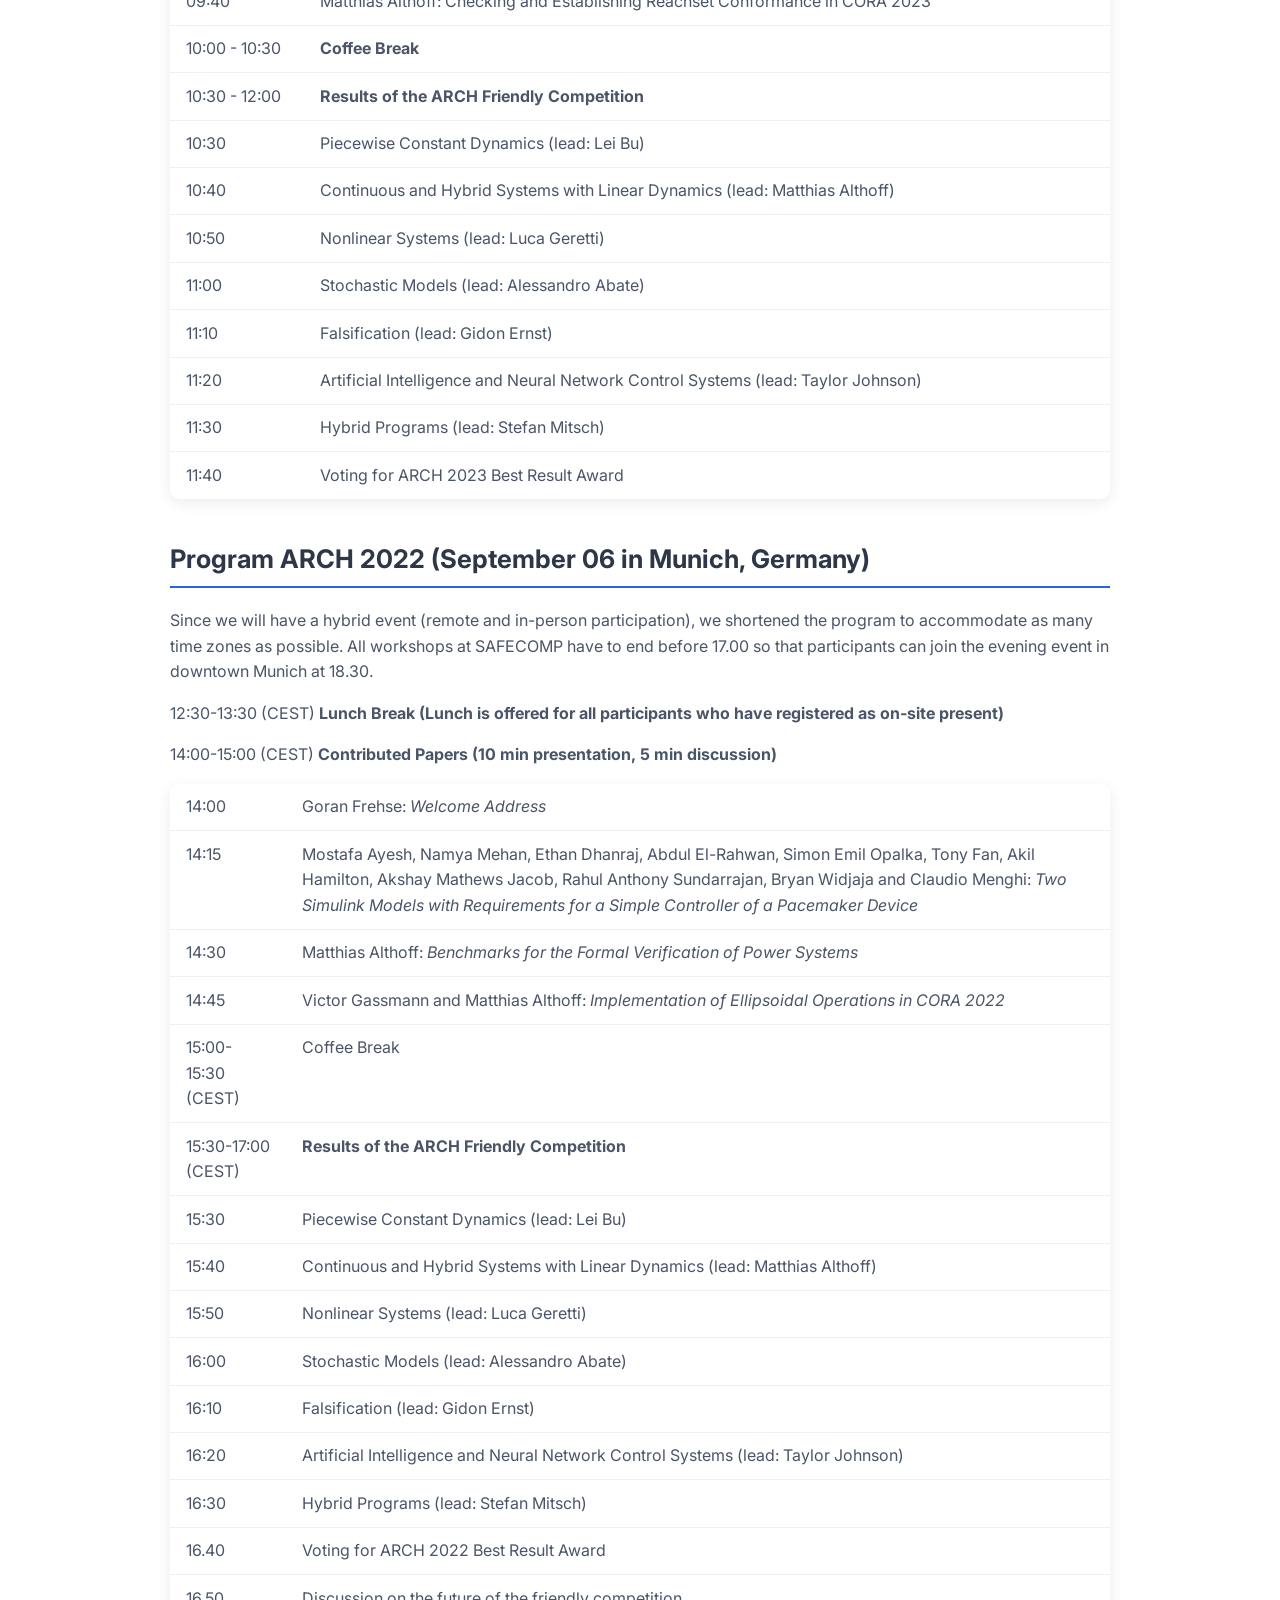
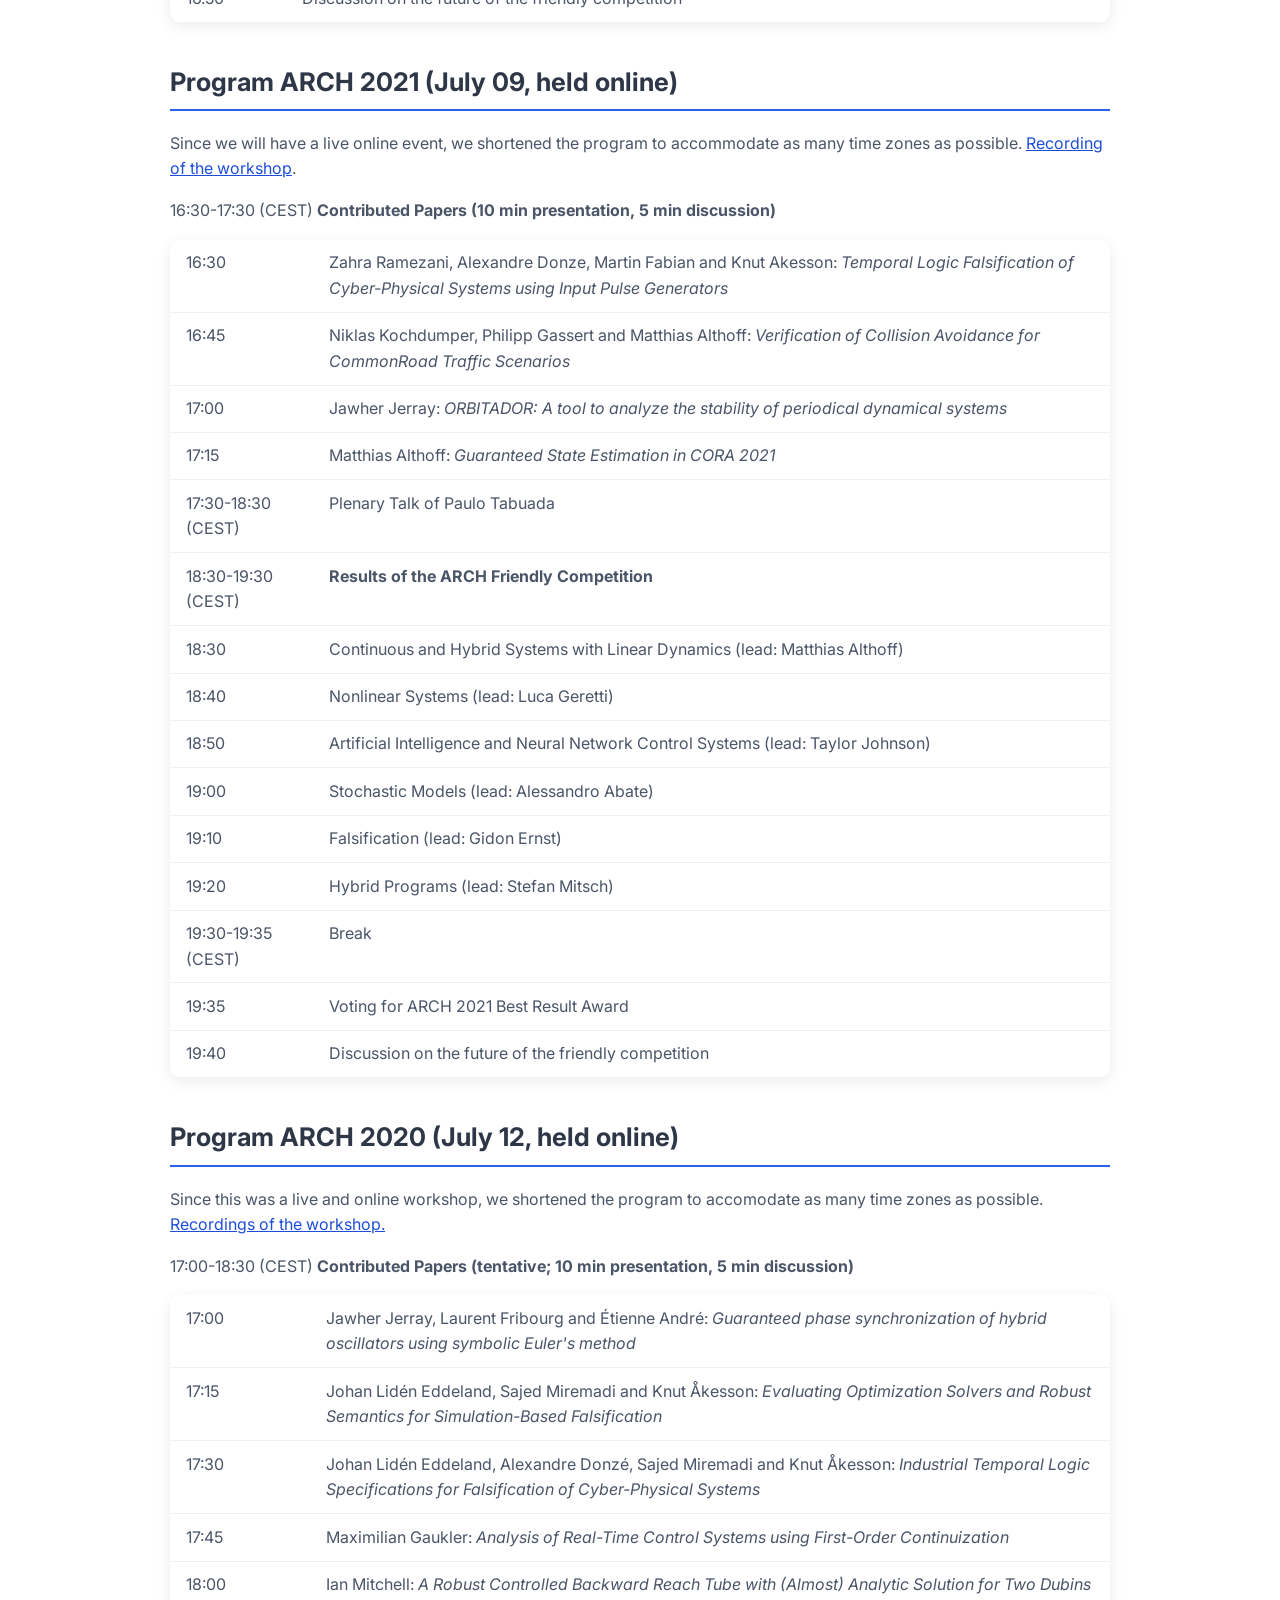
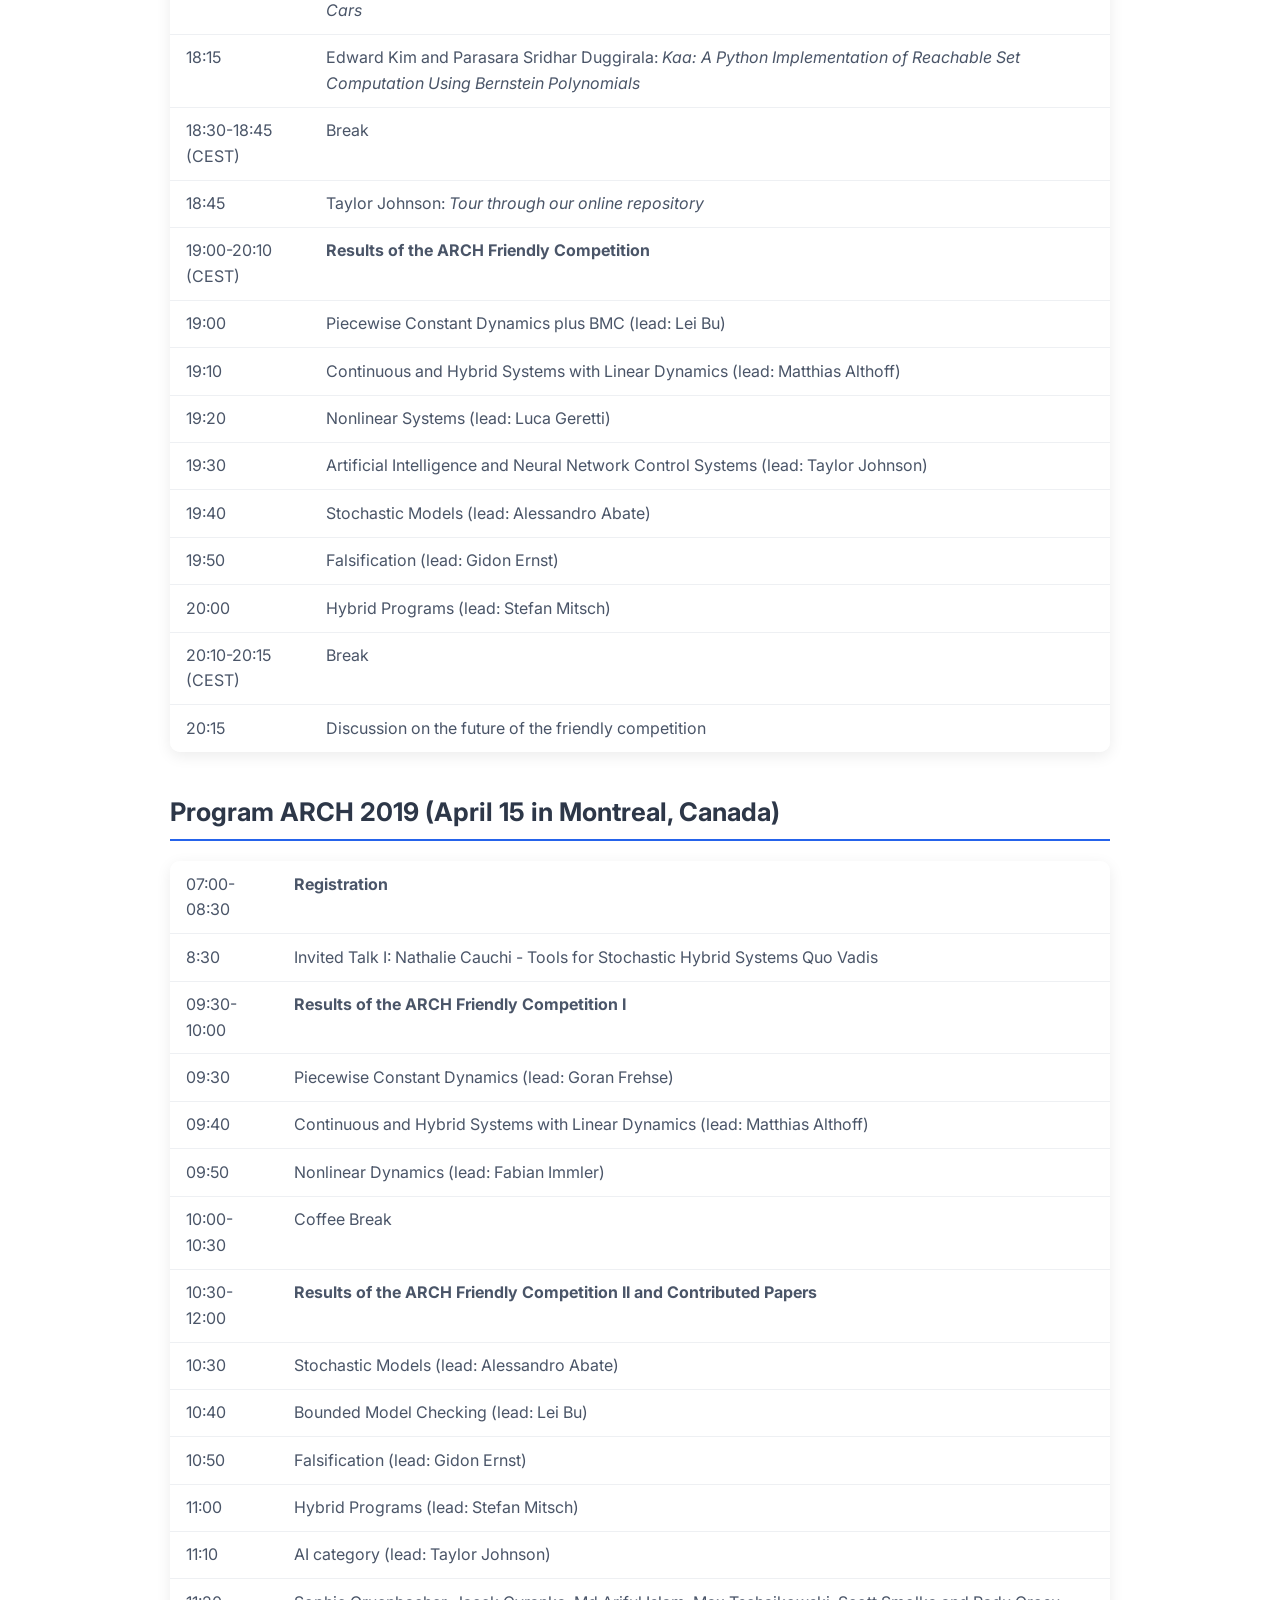
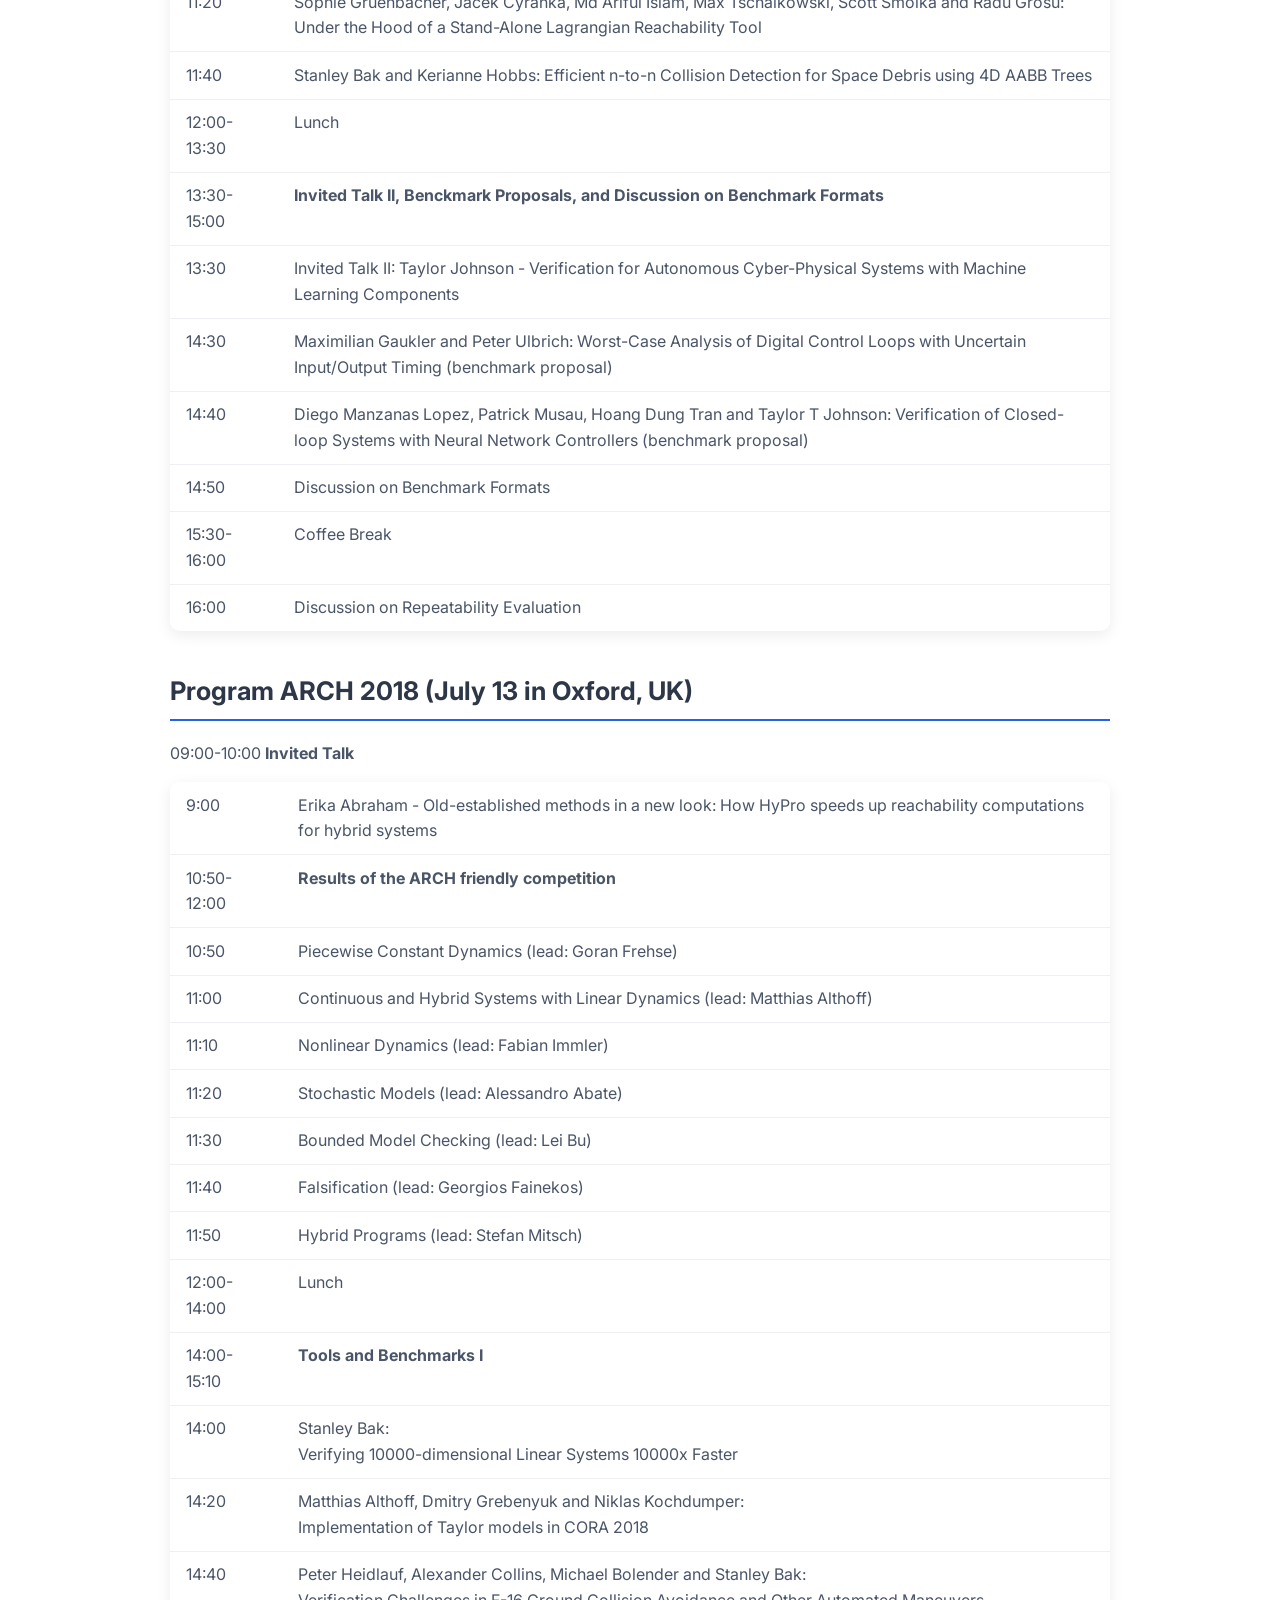
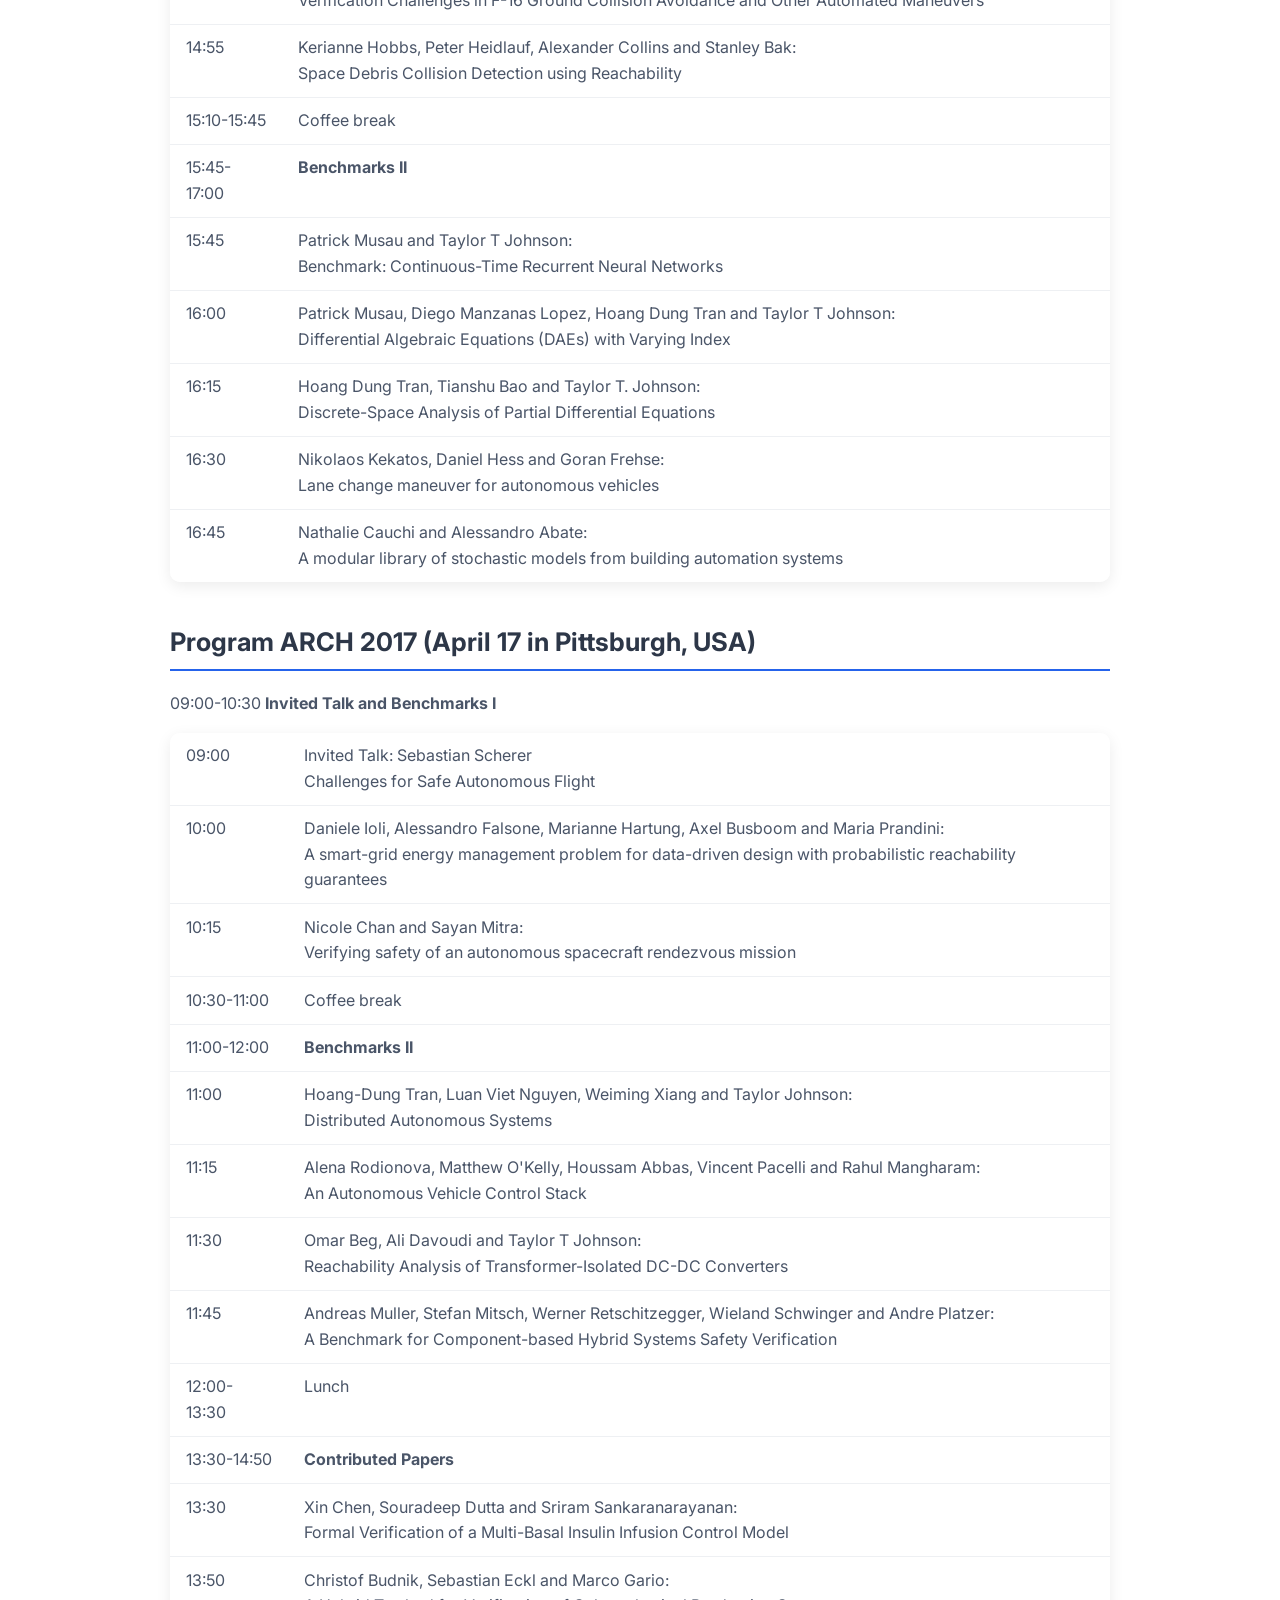
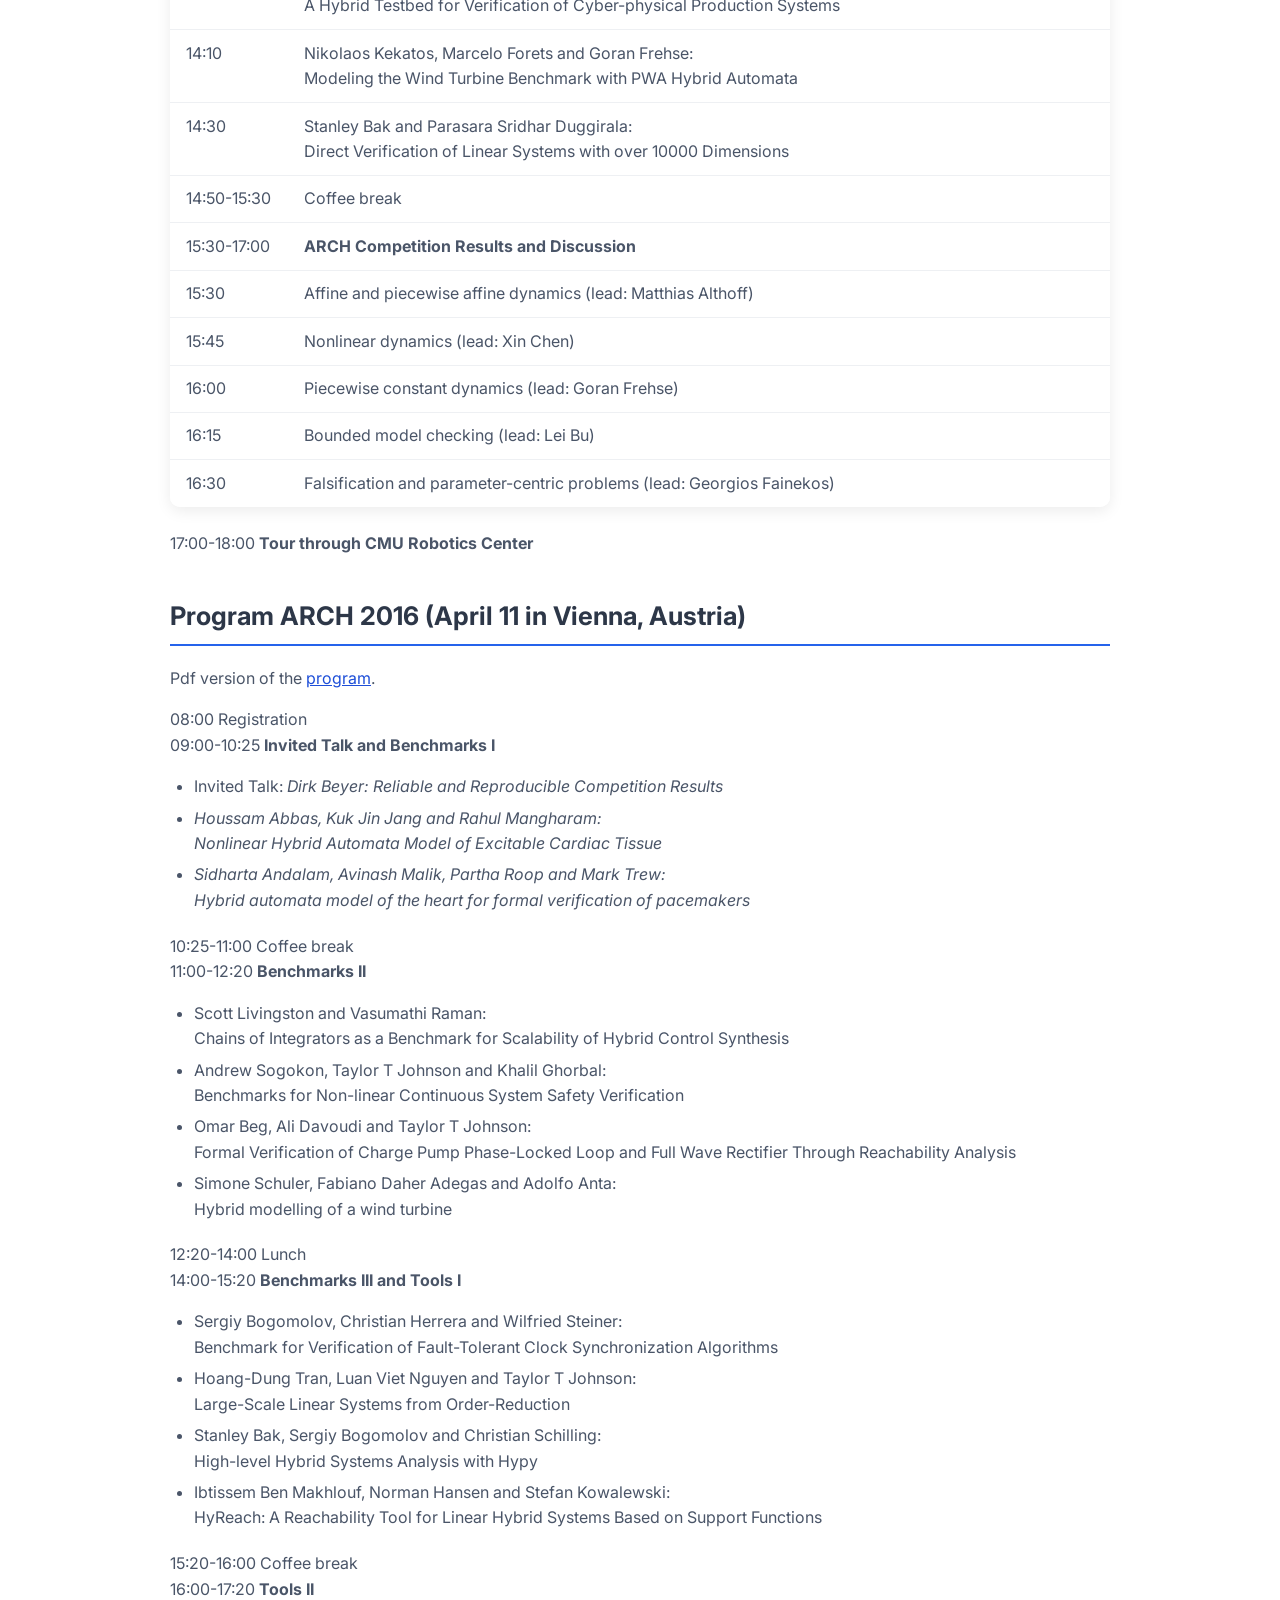
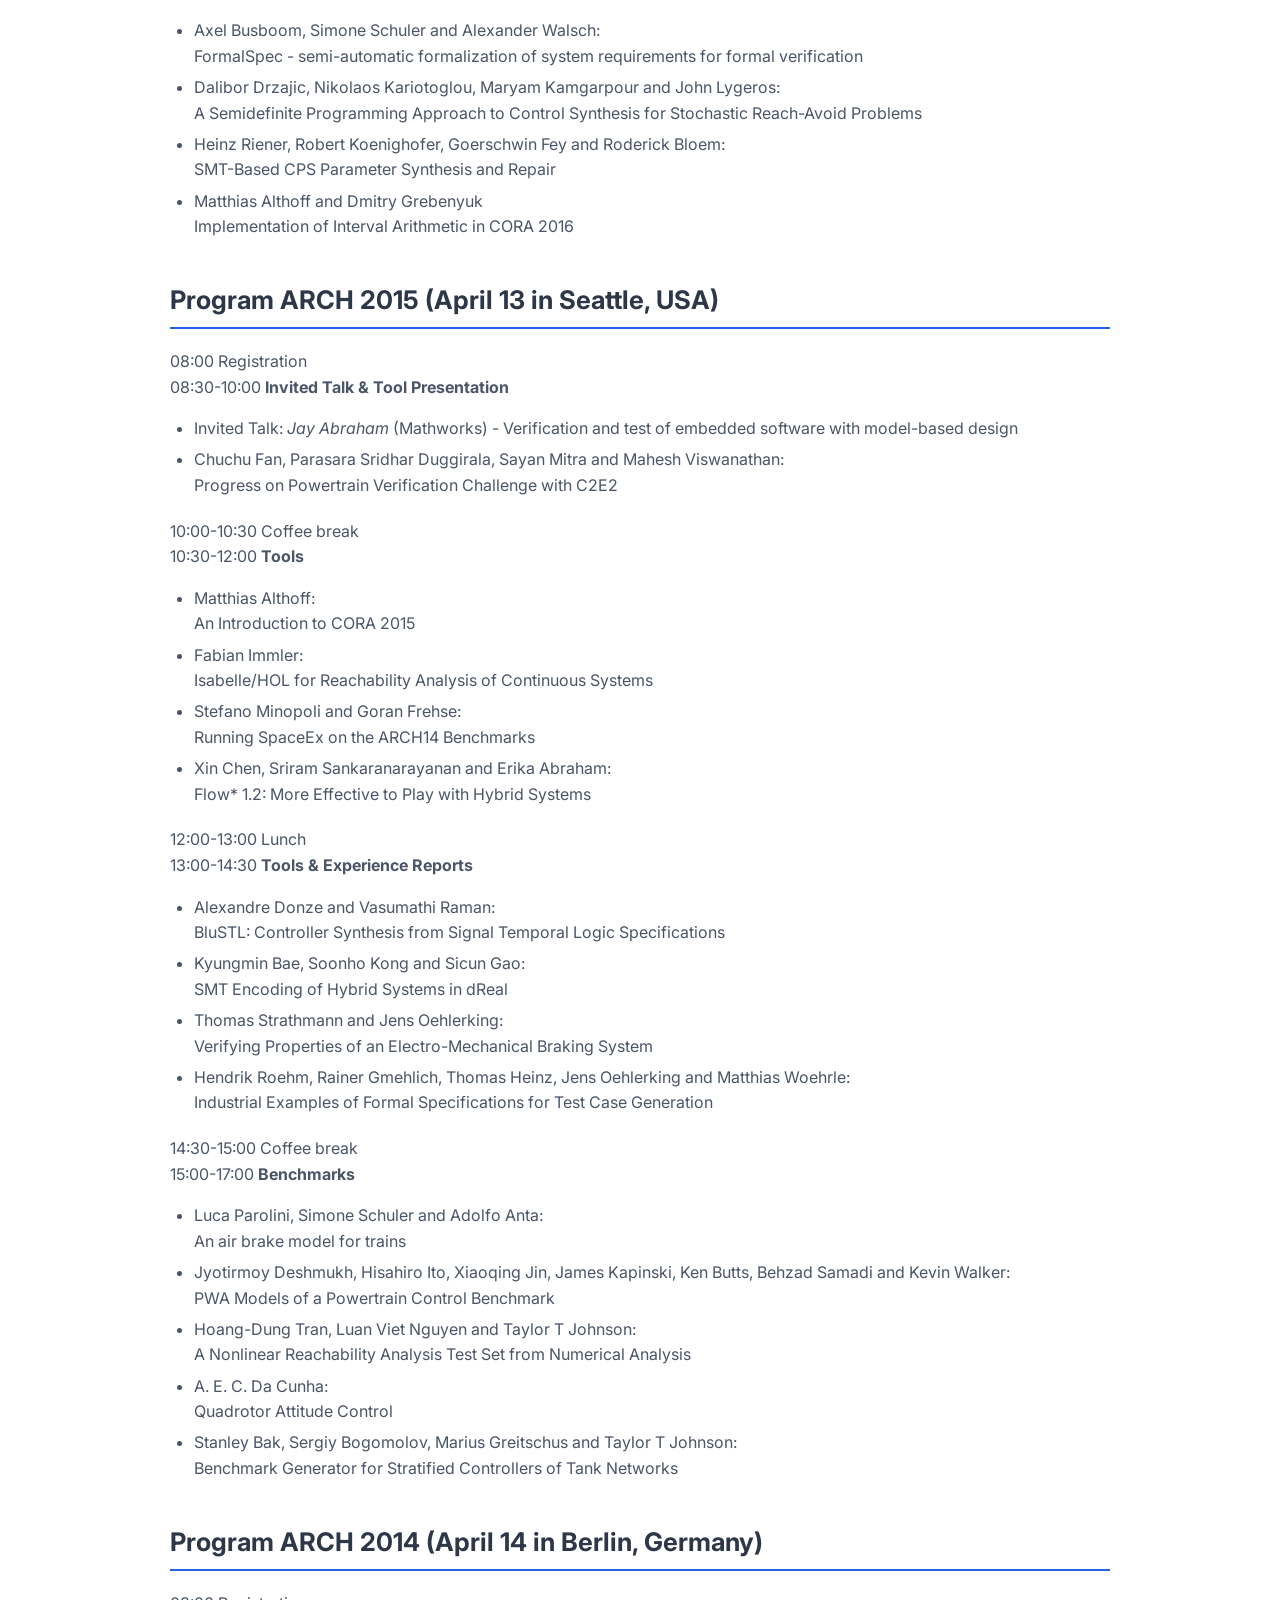
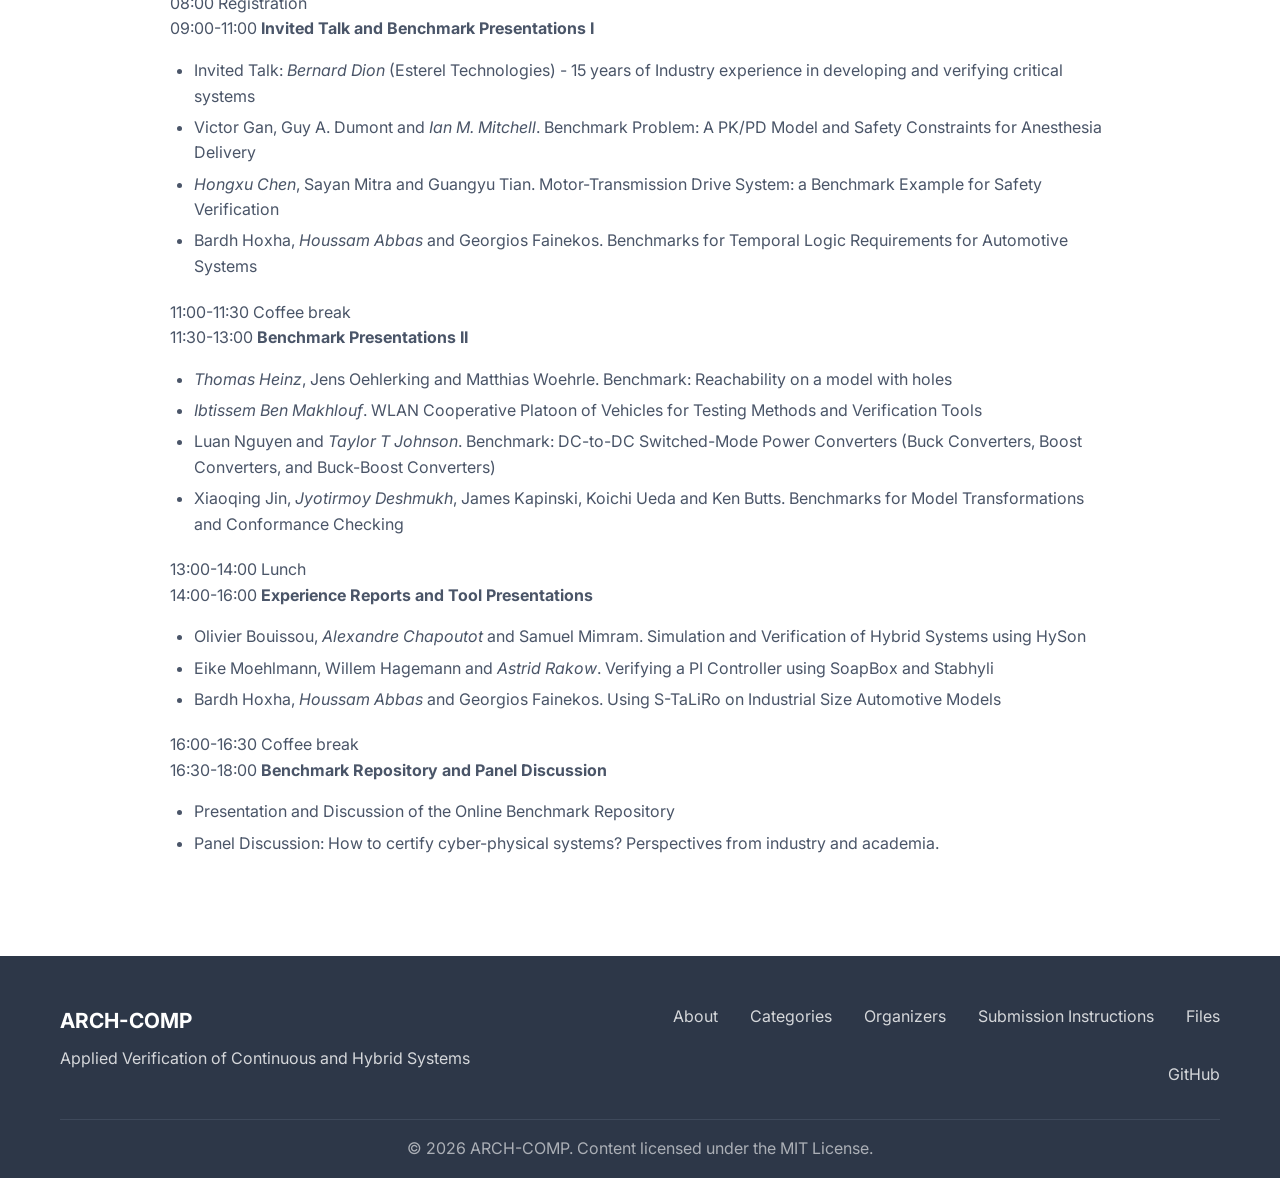
<file: pages/archive.html>
<!DOCTYPE html>
<html lang="en">
<head>
    <meta charset="UTF-8">
    <meta name="viewport" content="width=device-width, initial-scale=1.0">
    <title>Archive — ARCH</title>
    <meta name="description" content="Programs of all past ARCH workshops. For everything from one edition on a single page, see Editions; for every file, see Files.">
    <link rel="canonical" href="https://arch-comp.github.io/pages/archive.html">
    <meta name="theme-color" content="#2563eb">
    <link rel="icon" href="../images/favicon.ico" sizes="any">
    <link rel="icon" href="../images/favicon.svg" type="image/svg+xml">
    <link rel="apple-touch-icon" href="../images/apple-touch-icon.png">
    <link rel="stylesheet" href="../css/styles.css">
    <script src="../js/edition.js"></script>
    <script src="../js/layout.js"></script>
    <link rel="preconnect" href="https://fonts.googleapis.com">
    <link rel="preconnect" href="https://fonts.gstatic.com" crossorigin>
    <link href="https://fonts.googleapis.com/css2?family=Inter:wght@300;400;500;600;700&display=swap" rel="stylesheet">
</head>
<body>
    <a href="#main" class="skip-link">Skip to main content</a>
    <script>ARCH.header()</script>

    <main class="main subpage" id="main">
        <div class="container">
            <div class="breadcrumb"><a href="../index.html">Home</a> / Archive</div>
            <h1 class="subpage-title">Archive</h1>
            <p class="subpage-lead">Programs of all past ARCH workshops, newest first. Their papers are in the <a href="proceedings.html">proceedings</a>; all files are listed under <a href="files.html">Files</a>.</p>
            <div class="prose">
<!-- Newest first: when an edition ends, move its program section from program.html here (README "Starting a new edition"). -->
<h2>Program ARCH 2026 (June 03)</h2>
<div class="table-wrap"><table class="prose-table"><tbody><tr><td>15:00 - 15:30</td><td><strong>Contributed Paper (12 min presentation, 8 min discussion)</strong></td></tr>
<tr><td>15:00</td><td>Welcome Address</td></tr>
<tr><td>15:10</td><td>Ludovico Battista, Stefano Tonetta and Gianni Zampedri: SpaceEx Hybrid Models with LTL Properties (Benchmark Proposal)</td></tr>
<tr><td>15:30 - 16:30 </td><td><strong>Results of the ARCH Friendly Competition (7 min presentation, 3 min discussion)</strong></td></tr>
<tr><td>15:30</td><td>Piecewise Constant Dynamics (lead: Lei Bu)</td></tr>
<tr><td>15:40</td><td>Continuous and Hybrid Systems with Linear Dynamics (lead: Matthias Althoff)</td></tr>
<tr><td>15:50</td><td>Nonlinear Systems (lead: Luca Geretti)</td></tr>
<tr><td>16:00</td><td>Falsification (lead: Claudio Menghi)</td></tr>
<tr><td>16:10</td><td>Artificial Intelligence and Neural Network Control Systems (lead: Taylor Johnson)</td></tr>
<tr><td>16:20</td><td>Hybrid Programs (lead: Stefan Mitsch)</td></tr>
</tbody>
</table>
</div>
<h2>Program ARCH 2025 (June 04)</h2>
<div class="table-wrap"><table class="prose-table"><tbody><tr><td>16:00</td><td>Welcome Address</td></tr>
<tr><td>16:10</td><td>Piecewise Constant Dynamics (lead: Lei Bu)</td></tr>
<tr><td>16:20</td><td>Continuous and Hybrid Systems with Linear Dynamics (lead: Matthias Althoff)</td></tr>
<tr><td>16:30</td><td>Nonlinear Systems (lead: Luca Geretti)</td></tr>
<tr><td>16:40</td><td>Falsification (lead: Claudio Menghi)</td></tr>
<tr><td>16:50</td><td>Stochastic Models (lead: Abolfazl Lavaei)</td></tr>
<tr><td>17:00</td><td>Artificial Intelligence and Neural Network Control Systems (lead: Taylor Johnson)</td></tr>
<tr><td>17:10</td><td>Hybrid Programs (lead: Stefan Mitsch)</td></tr>
<tr><td>17:20</td><td>Repeatability Evaluation (lead: Tobias Ladner)</td></tr>
<tr><td>17:30</td><td>Voting for ARCH 2025 Best Result Award</td></tr>
</tbody>
</table>
</div>
<h2>Program ARCH 2024 (July 03 in Boulder, USA)</h2>
<div class="table-wrap"><table class="prose-table"><tbody><tr><td>12:30 - 14:00</td><td><strong>Lunch</strong></td></tr>
<tr><td>14:00 - 15:20</td><td><strong>Contributed Papers (12 min presentation, 8 min discussion)</strong></td></tr>
<tr><td>14:00</td><td>Welcome Address</td></tr>
<tr><td>14:20</td><td>Stylianos Basagiannis, Ludovico Battista, Anna Becchi, Alessandro Cimatti, Georgios Giantamidis, Sergio Mover, Alberto Tacchella, Stefano Tonetta and Vassilios Tsachouridis: Stability Verification of an Industrial Switched PI Control Systems (Benchmark Proposal)</td></tr>
<tr><td>14:40</td><td>Mark Wetzlinger and Matthias Althoff: Randomized Generation of Arbitrarily Difficult Verification Tasks for Linear Time-Invariant Systems (Benchmark Proposal)</td></tr>
<tr><td>15.00</td><td>Mark Wetzlinger, Viktor Kotsev, Adrian Kulmburg and Matthias Althoff: Implementation of Polyhedral Operations in CORA 2024 (Tool Presentation)</td></tr>
<tr><td>15:20 - 15:40 </td><td><strong>Results of the ARCH Friendly Competition (Part I)</strong></td></tr>
<tr><td>15:20</td><td>Nonlinear Systems (lead: Luca Geretti)</td></tr>
<tr><td>15:30</td><td>Continuous and Hybrid Systems with Linear Dynamics (lead: Matthias Althoff)</td></tr>
<tr><td>15:40 - 16:10</td><td><strong>Coffee Break</strong></td></tr>
<tr><td>16:10 - 17:00</td><td><strong>Results of the ARCH Friendly Competition (Part II)</strong></td></tr>
<tr><td>16:10</td><td>Piecewise Constant Dynamics (lead: Lei Bu)</td></tr>
<tr><td>16:20</td><td>Falsification (lead: Claudio Menghi)</td></tr>
<tr><td>16:30</td><td>Artificial Intelligence and Neural Network Control Systems (lead: Taylor Johnson)</td></tr>
<tr><td>16:40</td><td>Voting for ARCH 2024 Best Result Award</td></tr>
</tbody>
</table>
</div>
<h2>Program ARCH 2023 (May 09 in San Antonio, USA)</h2>
<div class="table-wrap"><table class="prose-table"><tbody><tr><td>08:00 - 09:00</td><td><p><strong>Breakfast/Continental</strong></p>
<p>Zoom Link: <a href="https://zoom.us/j/97903297749" target="_blank" rel="noopener">https://zoom.us/j/97903297749</a></p>
</td></tr>
<tr><td>09:00 - 10:00</td><td><strong>Contributed Papers (12 min presentation, 8 min discussion)</strong></td></tr>
<tr><td>09:00</td><td>Goran Frehse: Welcome Address</td></tr>
<tr><td>09:20</td><td>Sanaz Sheikhi and Stanley Bak: Closed-Loop ACAS Xu Neural Network Verification (Benchmark Proposal)</td></tr>
<tr><td>09:40</td><td>Matthias Althoff: Checking and Establishing Reachset Conformance in CORA 2023</td></tr>
<tr><td>10:00 - 10:30 </td><td><strong>Coffee Break</strong></td></tr>
<tr><td>10:30 - 12:00 </td><td><strong>Results of the ARCH Friendly Competition</strong></td></tr>
<tr><td>10:30</td><td>Piecewise Constant Dynamics (lead: Lei Bu)</td></tr>
<tr><td>10:40</td><td>Continuous and Hybrid Systems with Linear Dynamics (lead: Matthias Althoff)</td></tr>
<tr><td>10:50</td><td>Nonlinear Systems (lead: Luca Geretti)</td></tr>
<tr><td>11:00</td><td>Stochastic Models (lead: Alessandro Abate)</td></tr>
<tr><td>11:10</td><td>Falsification (lead: Gidon Ernst)</td></tr>
<tr><td>11:20</td><td>Artificial Intelligence and Neural Network Control Systems (lead: Taylor Johnson)</td></tr>
<tr><td>11:30</td><td>Hybrid Programs (lead: Stefan Mitsch)</td></tr>
<tr><td>11:40</td><td>Voting for ARCH 2023 Best Result Award</td></tr>
</tbody>
</table>
</div>
<h2>Program ARCH 2022 (September 06 in Munich, Germany)</h2>
<p>Since we will have a hybrid event (remote and in-person participation), we shortened the program to accommodate as many time zones as possible. All workshops at SAFECOMP have to end before 17.00 so that participants can join the evening event in downtown Munich at 18.30.</p>
<p>12:30-13:30 (CEST) <strong>Lunch Break (Lunch is offered for all participants who have registered as on-site present)</strong></p>
<p>14:00-15:00 (CEST) <strong>Contributed Papers (10 min presentation, 5 min discussion)</strong></p>
<div class="table-wrap"><table class="prose-table"><tbody><tr><td>14:00</td><td>Goran Frehse: <em>Welcome Address</em></td></tr>
<tr><td>14:15</td><td>Mostafa Ayesh, Namya Mehan, Ethan Dhanraj, Abdul El-Rahwan, Simon Emil Opalka, Tony Fan, Akil Hamilton, Akshay Mathews Jacob, Rahul Anthony Sundarrajan, Bryan Widjaja and Claudio Menghi: <em>Two Simulink Models with Requirements for a Simple Controller of a Pacemaker Device</em></td></tr>
<tr><td>14:30</td><td>Matthias Althoff: <em>Benchmarks for the Formal Verification of Power Systems</em></td></tr>
<tr><td>14:45</td><td>Victor Gassmann and Matthias Althoff: <em>Implementation of Ellipsoidal Operations in CORA 2022</em></td></tr>
<tr><td>15:00-15:30 (CEST) </td><td>Coffee Break</td></tr>
<tr><td>15:30-17:00 (CEST)</td><td><strong>Results of the ARCH Friendly Competition</strong></td></tr>
<tr><td>15:30</td><td>Piecewise Constant Dynamics (lead: Lei Bu)</td></tr>
<tr><td>15:40</td><td>Continuous and Hybrid Systems with Linear Dynamics (lead: Matthias Althoff)</td></tr>
<tr><td>15:50</td><td>Nonlinear Systems (lead: Luca Geretti)</td></tr>
<tr><td>16:00</td><td>Stochastic Models (lead: Alessandro Abate)</td></tr>
<tr><td>16:10</td><td>Falsification (lead: Gidon Ernst)</td></tr>
<tr><td>16:20</td><td>Artificial Intelligence and Neural Network Control Systems (lead: Taylor Johnson)</td></tr>
<tr><td>16:30</td><td>Hybrid Programs (lead: Stefan Mitsch)</td></tr>
<tr><td>16.40</td><td>Voting for ARCH 2022 Best Result Award</td></tr>
<tr><td>16.50</td><td>Discussion on the future of the friendly competition</td></tr>
</tbody>
</table>
</div>
<h2>Program ARCH 2021 (July 09, held online)</h2>
<p>Since we will have a live online event, we shortened the program to accommodate as many time zones as possible. <a href="https://bbb.in.tum.de/mat-9xz-qq5-m8n" target="_blank" rel="noopener">Recording of the workshop</a>.</p>
<p>16:30-17:30 (CEST) <strong>Contributed Papers (10 min presentation, 5 min discussion)</strong></p>
<div class="table-wrap"><table class="prose-table"><tbody><tr><td>16:30</td><td>Zahra Ramezani, Alexandre Donze, Martin Fabian and Knut Akesson: <em>Temporal Logic Falsification of Cyber-Physical Systems using Input Pulse Generators</em></td></tr>
<tr><td>16:45</td><td>Niklas Kochdumper, Philipp Gassert and Matthias Althoff: <em>Verification of Collision Avoidance for CommonRoad Traffic Scenarios</em></td></tr>
<tr><td>17:00</td><td>Jawher Jerray: <em>ORBITADOR: A tool to analyze the stability of periodical dynamical systems</em></td></tr>
<tr><td>17:15</td><td>Matthias Althoff: <em>Guaranteed State Estimation in CORA 2021</em></td></tr>
<tr><td>17:30-18:30 (CEST) </td><td>Plenary Talk of Paulo Tabuada</td></tr>
<tr><td>18:30-19:30 (CEST)</td><td><strong>Results of the ARCH Friendly Competition</strong></td></tr>
<tr><td>18:30</td><td>Continuous and Hybrid Systems with Linear Dynamics (lead: Matthias Althoff)</td></tr>
<tr><td>18:40</td><td>Nonlinear Systems (lead: Luca Geretti)</td></tr>
<tr><td>18:50</td><td>Artificial Intelligence and Neural Network Control Systems (lead: Taylor Johnson)</td></tr>
<tr><td>19:00</td><td>Stochastic Models (lead: Alessandro Abate)</td></tr>
<tr><td>19:10</td><td>Falsification (lead: Gidon Ernst)</td></tr>
<tr><td>19:20</td><td>Hybrid Programs (lead: Stefan Mitsch)</td></tr>
<tr><td>19:30-19:35 (CEST) </td><td>Break</td></tr>
<tr><td>19:35</td><td>Voting for ARCH 2021 Best Result Award</td></tr>
<tr><td>19:40</td><td>Discussion on the future of the friendly competition</td></tr>
</tbody>
</table>
</div>
<h2>Program ARCH 2020 (July 12, held online)</h2>
<p>Since this was a live and online workshop, we shortened the program to accomodate as many time zones as possible. <a href="https://bbb.in.tum.de/mat-xyp-ddk" target="_blank" rel="noopener">Recordings of the workshop.</a></p>
<p>17:00-18:30 (CEST) <strong>Contributed Papers (tentative; 10 min presentation, 5 min discussion)</strong></p>
<div class="table-wrap"><table class="prose-table"><tbody><tr><td>17:00</td><td>Jawher Jerray, Laurent Fribourg and Étienne André: <em>Guaranteed phase synchronization of hybrid oscillators using symbolic Euler's method</em></td></tr>
<tr><td>17:15</td><td>Johan Lidén Eddeland, Sajed Miremadi and Knut Åkesson: <em>Evaluating Optimization Solvers and Robust Semantics for Simulation-Based Falsification</em></td></tr>
<tr><td>17:30</td><td>Johan Lidén Eddeland, Alexandre Donzé, Sajed Miremadi and Knut Åkesson: <em>Industrial Temporal Logic Specifications for Falsification of Cyber-Physical Systems</em></td></tr>
<tr><td>17:45</td><td>Maximilian Gaukler: <em>Analysis of Real-Time Control Systems using First-Order Continuization</em></td></tr>
<tr><td>18:00</td><td>Ian Mitchell: <em>A Robust Controlled Backward Reach Tube with (Almost) Analytic Solution for Two Dubins Cars</em></td></tr>
<tr><td>18:15</td><td>Edward Kim and Parasara Sridhar Duggirala: <em>Kaa: A Python Implementation of Reachable Set Computation Using Bernstein Polynomials</em></td></tr>
<tr><td>18:30-18:45 (CEST) </td><td>Break</td></tr>
<tr><td>18:45</td><td>Taylor Johnson: <em>Tour through our online repository</em></td></tr>
<tr><td>19:00-20:10 (CEST)</td><td><strong>Results of the ARCH Friendly Competition</strong></td></tr>
<tr><td>19:00</td><td>Piecewise Constant Dynamics plus BMC (lead: Lei Bu)</td></tr>
<tr><td>19:10</td><td>Continuous and Hybrid Systems with Linear Dynamics (lead: Matthias Althoff)</td></tr>
<tr><td>19:20</td><td>Nonlinear Systems (lead: Luca Geretti)</td></tr>
<tr><td>19:30</td><td>Artificial Intelligence and Neural Network Control Systems (lead: Taylor Johnson)</td></tr>
<tr><td>19:40</td><td>Stochastic Models (lead: Alessandro Abate)</td></tr>
<tr><td>19:50</td><td>Falsification (lead: Gidon Ernst)</td></tr>
<tr><td>20:00</td><td>Hybrid Programs (lead: Stefan Mitsch)</td></tr>
<tr><td>20:10-20:15 (CEST)</td><td> Break</td></tr>
<tr><td>20:15</td><td>Discussion on the future of the friendly competition</td></tr>
</tbody>
</table>
</div>
<h2>Program ARCH 2019 (April 15 in Montreal, Canada)</h2>
<div class="table-wrap"><table class="prose-table"><tbody><tr><td>07:00-08:30</td><td><strong>Registration</strong></td></tr>
<tr><td>8:30</td><td>Invited Talk I: Nathalie Cauchi - Tools for Stochastic Hybrid Systems Quo Vadis</td></tr>
<tr><td>09:30-10:00 </td><td><strong>Results of the ARCH Friendly Competition I</strong></td></tr>
<tr><td>09:30</td><td>Piecewise Constant Dynamics (lead: Goran Frehse)</td></tr>
<tr><td>09:40</td><td>Continuous and Hybrid Systems with Linear Dynamics (lead: Matthias Althoff)</td></tr>
<tr><td>09:50</td><td>Nonlinear Dynamics (lead: Fabian Immler)</td></tr>
<tr><td>10:00-10:30 </td><td>Coffee Break </td></tr>
<tr><td>10:30-12:00</td><td><strong>Results of the ARCH Friendly Competition II and Contributed Papers</strong></td></tr>
<tr><td>10:30</td><td>Stochastic Models (lead: Alessandro Abate)</td></tr>
<tr><td>10:40</td><td>Bounded Model Checking (lead: Lei Bu)</td></tr>
<tr><td>10:50</td><td>Falsification (lead: Gidon Ernst)</td></tr>
<tr><td>11:00</td><td>Hybrid Programs (lead: Stefan Mitsch)</td></tr>
<tr><td>11:10</td><td>AI category (lead: Taylor Johnson)</td></tr>
<tr><td>11:20</td><td>Sophie Gruenbacher, Jacek Cyranka, Md Ariful Islam, Max Tschaikowski, Scott Smolka and Radu Grosu: Under the Hood of a Stand-Alone Lagrangian Reachability Tool</td></tr>
<tr><td>11:40</td><td>Stanley Bak and Kerianne Hobbs: Efficient n-to-n Collision Detection for Space Debris using 4D AABB Trees</td></tr>
<tr><td>12:00-13:30</td><td>Lunch</td></tr>
<tr><td>13:30-15:00</td><td><strong>Invited Talk II, Benckmark Proposals, and Discussion on Benchmark Formats</strong></td></tr>
<tr><td>13:30</td><td>Invited Talk II: Taylor Johnson - Verification for Autonomous Cyber-Physical Systems with Machine Learning Components</td></tr>
<tr><td>14:30</td><td>Maximilian Gaukler and Peter Ulbrich: Worst-Case Analysis of Digital Control Loops with Uncertain Input/Output Timing (benchmark proposal)</td></tr>
<tr><td>14:40</td><td>Diego Manzanas Lopez, Patrick Musau, Hoang Dung Tran and Taylor T Johnson: Verification of Closed-loop Systems with Neural Network Controllers (benchmark proposal)</td></tr>
<tr><td>14:50</td><td>Discussion on Benchmark Formats</td></tr>
<tr><td>15:30-16:00</td><td>Coffee Break</td></tr>
<tr><td>16:00</td><td>Discussion on Repeatability Evaluation</td></tr>
</tbody>
</table>
</div>
<h2>Program ARCH 2018 (July 13 in Oxford, UK)</h2>
<p>09:00-10:00 <strong>Invited Talk</strong></p>
<div class="table-wrap"><table class="prose-table"><tbody><tr><td>9:00</td><td>Erika Abraham - Old-established methods in a new look: How HyPro speeds up reachability computations for hybrid systems</td></tr>
<tr><td>10:50-12:00</td><td><strong>Results of the ARCH friendly competition</strong></td></tr>
<tr><td>10:50</td><td>Piecewise Constant Dynamics (lead: Goran Frehse)</td></tr>
<tr><td>11:00</td><td>Continuous and Hybrid Systems with Linear Dynamics (lead: Matthias Althoff)</td></tr>
<tr><td>11:10</td><td>Nonlinear Dynamics (lead: Fabian Immler)</td></tr>
<tr><td>11:20</td><td>Stochastic Models (lead: Alessandro Abate)</td></tr>
<tr><td>11:30</td><td>Bounded Model Checking (lead: Lei Bu)</td></tr>
<tr><td>11:40</td><td>Falsification (lead: Georgios Fainekos)</td></tr>
<tr><td>11:50</td><td>Hybrid Programs (lead: Stefan Mitsch)</td></tr>
<tr><td>12:00-14:00</td><td> Lunch </td></tr>
<tr><td>14:00-15:10</td><td><strong>Tools and Benchmarks I</strong></td></tr>
<tr><td>14:00</td><td>Stanley Bak: <br>Verifying 10000-dimensional Linear Systems 10000x Faster</td></tr>
<tr><td>14:20</td><td>Matthias Althoff, Dmitry Grebenyuk and Niklas Kochdumper: <br>Implementation of Taylor models in CORA 2018</td></tr>
<tr><td>14:40</td><td>Peter Heidlauf, Alexander Collins, Michael Bolender and Stanley Bak: <br>Verification Challenges in F-16 Ground Collision Avoidance and Other Automated Maneuvers</td></tr>
<tr><td>14:55</td><td>Kerianne Hobbs, Peter Heidlauf, Alexander Collins and Stanley Bak: <br>Space Debris Collision Detection using Reachability</td></tr>
<tr><td>15:10-15:45 </td><td>Coffee break </td></tr>
<tr><td>15:45-17:00</td><td><strong>Benchmarks II</strong></td></tr>
<tr><td>15:45</td><td>Patrick Musau and Taylor T Johnson: <br>Benchmark: Continuous-Time Recurrent Neural Networks</td></tr>
<tr><td>16:00</td><td>Patrick Musau, Diego Manzanas Lopez, Hoang Dung Tran and Taylor T Johnson: <br>Differential Algebraic Equations (DAEs) with Varying Index</td></tr>
<tr><td>16:15</td><td>Hoang Dung Tran, Tianshu Bao and Taylor T. Johnson: <br>Discrete-Space Analysis of Partial Differential Equations</td></tr>
<tr><td>16:30</td><td>Nikolaos Kekatos, Daniel Hess and Goran Frehse: <br>Lane change maneuver for autonomous vehicles</td></tr>
<tr><td>16:45</td><td>Nathalie Cauchi and Alessandro Abate: <br>A modular library of stochastic models from building automation systems</td></tr>
</tbody>
</table>
</div>
<h2>Program ARCH 2017 (April 17 in Pittsburgh, USA)</h2>
<p>09:00-10:30 <strong>Invited Talk and Benchmarks I</strong></p>
<div class="table-wrap"><table class="prose-table"><tbody><tr><td>09:00</td><td>Invited Talk: Sebastian Scherer <br>Challenges for Safe Autonomous Flight</td></tr>
<tr><td>10:00</td><td>Daniele Ioli, Alessandro Falsone, Marianne Hartung, Axel Busboom and Maria Prandini: <br>A smart-grid energy management problem for data-driven design with probabilistic reachability guarantees</td></tr>
<tr><td>10:15</td><td>Nicole Chan and Sayan Mitra: <br>Verifying safety of an autonomous spacecraft rendezvous mission</td></tr>
<tr><td>10:30-11:00 </td><td>Coffee break </td></tr>
<tr><td>11:00-12:00</td><td><strong>Benchmarks II</strong></td></tr>
<tr><td>11:00</td><td>Hoang-Dung Tran, Luan Viet Nguyen, Weiming Xiang and Taylor Johnson: <br>Distributed Autonomous Systems</td></tr>
<tr><td>11:15</td><td>Alena Rodionova, Matthew O'Kelly, Houssam Abbas, Vincent Pacelli and Rahul Mangharam: <br>An Autonomous Vehicle Control Stack</td></tr>
<tr><td>11:30</td><td>Omar Beg, Ali Davoudi and Taylor T Johnson: <br>Reachability Analysis of Transformer-Isolated DC-DC Converters</td></tr>
<tr><td>11:45</td><td>Andreas Muller, Stefan Mitsch, Werner Retschitzegger, Wieland Schwinger and Andre Platzer: <br>A Benchmark for Component-based Hybrid Systems Safety Verification</td></tr>
<tr><td>12:00-13:30</td><td> Lunch </td></tr>
<tr><td>13:30-14:50</td><td><strong>Contributed Papers</strong></td></tr>
<tr><td>13:30</td><td>Xin Chen, Souradeep Dutta and Sriram Sankaranarayanan: <br>Formal Verification of a Multi-Basal Insulin Infusion Control Model</td></tr>
<tr><td>13:50</td><td>Christof Budnik, Sebastian Eckl and Marco Gario: <br>A Hybrid Testbed for Verification of Cyber-physical Production Systems</td></tr>
<tr><td>14:10</td><td>Nikolaos Kekatos, Marcelo Forets and Goran Frehse: <br>Modeling the Wind Turbine Benchmark with PWA Hybrid Automata</td></tr>
<tr><td>14:30</td><td>Stanley Bak and Parasara Sridhar Duggirala: <br>Direct Verification of Linear Systems with over 10000 Dimensions</td></tr>
<tr><td>14:50-15:30</td><td> Coffee break </td></tr>
<tr><td>15:30-17:00</td><td><strong>ARCH Competition Results and Discussion</strong></td></tr>
<tr><td>15:30</td><td>Affine and piecewise affine dynamics (lead: Matthias Althoff)</td></tr>
<tr><td>15:45</td><td>Nonlinear dynamics (lead: Xin Chen)</td></tr>
<tr><td>16:00</td><td>Piecewise constant dynamics (lead: Goran Frehse)</td></tr>
<tr><td>16:15</td><td>Bounded model checking (lead: Lei Bu)</td></tr>
<tr><td>16:30</td><td>Falsification and parameter-centric problems (lead: Georgios Fainekos)</td></tr>
</tbody>
</table>
</div>
<p>17:00-18:00 <strong>Tour through CMU Robotics Center</strong></p>
<h2>Program ARCH 2016 (April 11 in Vienna, Austria)</h2>
<p>Pdf version of the <a href="https://media.githubusercontent.com/media/ARCH-COMP/arch-comp.github.io/main/files/2016/ARCH16-Program.pdf">program</a>.</p>
<p>08:00 Registration <br>09:00-10:25 <strong>Invited Talk and Benchmarks I</strong></p>
<ul><li>Invited Talk: <em>Dirk Beyer: Reliable and Reproducible Competition Results</em></li>
<li><em>Houssam Abbas, Kuk Jin Jang and Rahul Mangharam:</em><br><em>Nonlinear Hybrid Automata Model of Excitable Cardiac Tissue</em></li>
<li><em>Sidharta Andalam, Avinash Malik, Partha Roop and Mark Trew:</em><br><em>Hybrid automata model of the heart for formal verification of pacemakers</em></li>
</ul>
<p>10:25-11:00 Coffee break <br>11:00-12:20 <strong>Benchmarks II</strong></p>
<ul><li>Scott Livingston and Vasumathi Raman: <br>Chains of Integrators as a Benchmark for Scalability of Hybrid Control Synthesis</li>
<li>Andrew Sogokon, Taylor T Johnson and Khalil Ghorbal: <br>Benchmarks for Non-linear Continuous System Safety Verification</li>
<li>Omar Beg, Ali Davoudi and Taylor T Johnson: <br>Formal Verification of Charge Pump Phase-Locked Loop and Full Wave Rectifier Through Reachability Analysis</li>
<li>Simone Schuler, Fabiano Daher Adegas and Adolfo Anta: <br>Hybrid modelling of a wind turbine</li>
</ul>
<p>12:20-14:00 Lunch <br>14:00-15:20 <strong>Benchmarks III and Tools I</strong></p>
<ul><li>Sergiy Bogomolov, Christian Herrera and Wilfried Steiner: <br>Benchmark for Verification of Fault-Tolerant Clock Synchronization Algorithms</li>
<li>Hoang-Dung Tran, Luan Viet Nguyen and Taylor T Johnson: <br>Large-Scale Linear Systems from Order-Reduction</li>
<li>Stanley Bak, Sergiy Bogomolov and Christian Schilling: <br>High-level Hybrid Systems Analysis with Hypy</li>
<li>Ibtissem Ben Makhlouf, Norman Hansen and Stefan Kowalewski: <br>HyReach: A Reachability Tool for Linear Hybrid Systems Based on Support Functions</li>
</ul>
<p>15:20-16:00 Coffee break <br>16:00-17:20 <strong>Tools II</strong></p>
<ul><li>Axel Busboom, Simone Schuler and Alexander Walsch: <br>FormalSpec - semi-automatic formalization of system requirements for formal verification</li>
<li>Dalibor Drzajic, Nikolaos Kariotoglou, Maryam Kamgarpour and John Lygeros: <br>A Semidefinite Programming Approach to Control Synthesis for Stochastic Reach-Avoid Problems</li>
<li>Heinz Riener, Robert Koenighofer, Goerschwin Fey and Roderick Bloem: <br>SMT-Based CPS Parameter Synthesis and Repair</li>
<li>Matthias Althoff and Dmitry Grebenyuk <br>Implementation of Interval Arithmetic in CORA 2016</li>
</ul>
<h2>Program ARCH 2015 (April 13 in Seattle, USA)</h2>
<p>08:00 Registration <br>08:30-10:00 <strong>Invited Talk &amp; Tool Presentation</strong></p>
<ul><li>Invited Talk:<em> Jay Abraham</em> (Mathworks) - Verification and test of embedded software with model-based design</li>
<li>Chuchu Fan, Parasara Sridhar Duggirala, Sayan Mitra and Mahesh Viswanathan: <br>Progress on Powertrain Verification Challenge with C2E2</li>
</ul>
<p>10:00-10:30 Coffee break <br>10:30-12:00 <strong>Tools</strong></p>
<ul><li>Matthias Althoff: <br>An Introduction to CORA 2015</li>
<li>Fabian Immler: <br>Isabelle/HOL for Reachability Analysis of Continuous Systems</li>
<li>Stefano Minopoli and Goran Frehse: <br>Running SpaceEx on the ARCH14 Benchmarks</li>
<li>Xin Chen, Sriram Sankaranarayanan and Erika Abraham: <br>Flow* 1.2: More Effective to Play with Hybrid Systems</li>
</ul>
<p>12:00-13:00 Lunch <br>13:00-14:30 <strong>Tools &amp; Experience Reports</strong></p>
<ul><li>Alexandre Donze and Vasumathi Raman: <br>BluSTL: Controller Synthesis from Signal Temporal Logic Specifications</li>
<li>Kyungmin Bae, Soonho Kong and Sicun Gao: <br>SMT Encoding of Hybrid Systems in dReal</li>
<li>Thomas Strathmann and Jens Oehlerking: <br>Verifying Properties of an Electro-Mechanical Braking System</li>
<li>Hendrik Roehm, Rainer Gmehlich, Thomas Heinz, Jens Oehlerking and Matthias Woehrle: <br>Industrial Examples of Formal Specifications for Test Case Generation</li>
</ul>
<p>14:30-15:00 Coffee break <br>15:00-17:00 <strong>Benchmarks</strong></p>
<ul><li>Luca Parolini, Simone Schuler and Adolfo Anta: <br>An air brake model for trains</li>
<li>Jyotirmoy Deshmukh, Hisahiro Ito, Xiaoqing Jin, James Kapinski, Ken Butts, Behzad Samadi and Kevin Walker: <br>PWA Models of a Powertrain Control Benchmark</li>
<li>Hoang-Dung Tran, Luan Viet Nguyen and Taylor T Johnson: <br>A Nonlinear Reachability Analysis Test Set from Numerical Analysis</li>
<li>A. E. C. Da Cunha: <br>Quadrotor Attitude Control</li>
<li>Stanley Bak, Sergiy Bogomolov, Marius Greitschus and Taylor T Johnson: <br>Benchmark Generator for Stratified Controllers of Tank Networks</li>
</ul>
<h2>Program ARCH 2014 (April 14 in Berlin, Germany)</h2>
<p>08:00 Registration <br>09:00-11:00 <strong>Invited Talk and Benchmark Presentations I</strong></p>
<ul><li>Invited Talk: <em>Bernard Dion</em> (Esterel Technologies) - 15 years of Industry experience in developing and verifying critical systems</li>
<li>Victor Gan, Guy A. Dumont and <em>Ian M. Mitchell</em>. Benchmark Problem: A PK/PD Model and Safety Constraints for Anesthesia Delivery</li>
<li><em>Hongxu Chen</em>, Sayan Mitra and Guangyu Tian. Motor-Transmission Drive System: a Benchmark Example for Safety Verification</li>
<li>Bardh Hoxha, <em>Houssam Abbas</em> and Georgios Fainekos. Benchmarks for Temporal Logic Requirements for Automotive Systems</li>
</ul>
<p>11:00-11:30 Coffee break <br>11:30-13:00 <strong>Benchmark Presentations II</strong></p>
<ul><li><em>Thomas Heinz</em>, Jens Oehlerking and Matthias Woehrle. Benchmark: Reachability on a model with holes</li>
<li><em>Ibtissem Ben Makhlouf</em>. WLAN Cooperative Platoon of Vehicles for Testing Methods and Verification Tools</li>
<li>Luan Nguyen and <em>Taylor T Johnson</em>. Benchmark: DC-to-DC Switched-Mode Power Converters (Buck Converters, Boost Converters, and Buck-Boost Converters)</li>
<li>Xiaoqing Jin, <em>Jyotirmoy Deshmukh</em>, James Kapinski, Koichi Ueda and Ken Butts. Benchmarks for Model Transformations and Conformance Checking</li>
</ul>
<p>13:00-14:00 Lunch <br>14:00-16:00 <strong>Experience Reports and Tool Presentations</strong></p>
<ul><li>Olivier Bouissou, <em>Alexandre Chapoutot </em>and Samuel Mimram. Simulation and Verification of Hybrid Systems using HySon</li>
<li>Eike Moehlmann, Willem Hagemann and <em>Astrid Rakow</em>. Verifying a PI Controller using SoapBox and Stabhyli</li>
<li>Bardh Hoxha, <em>Houssam Abbas</em> and Georgios Fainekos. Using S-TaLiRo on Industrial Size Automotive Models</li>
</ul>
<p>16:00-16:30 Coffee break <br>16:30-18:00 <strong>Benchmark Repository and Panel Discussion</strong></p>
<ul><li>Presentation and Discussion of the Online Benchmark Repository</li>
<li>Panel Discussion: How to certify cyber-physical systems? Perspectives from industry and academia.</li>
</ul>

            </div>
        </div>
    </main>

    <script>ARCH.footer()</script>
    <script src="../js/script.js"></script>
</body>
</html>
</file>
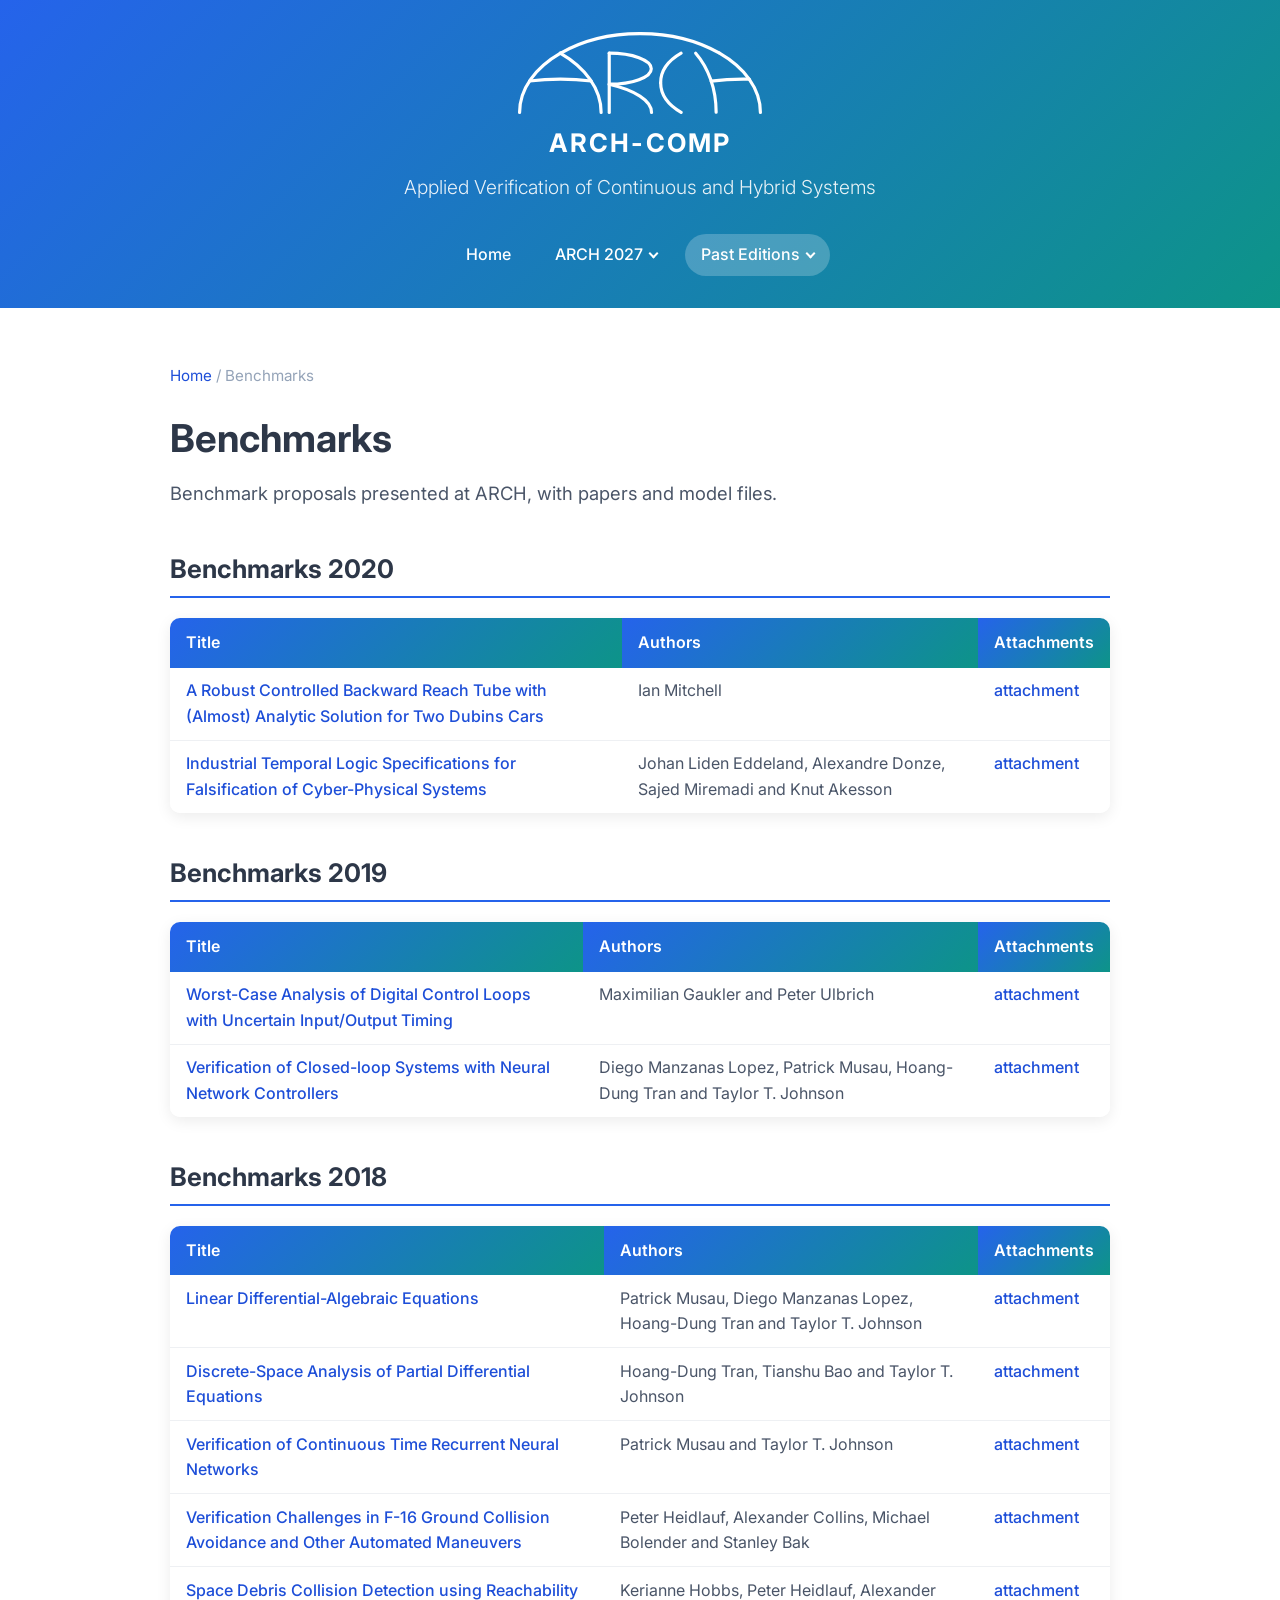
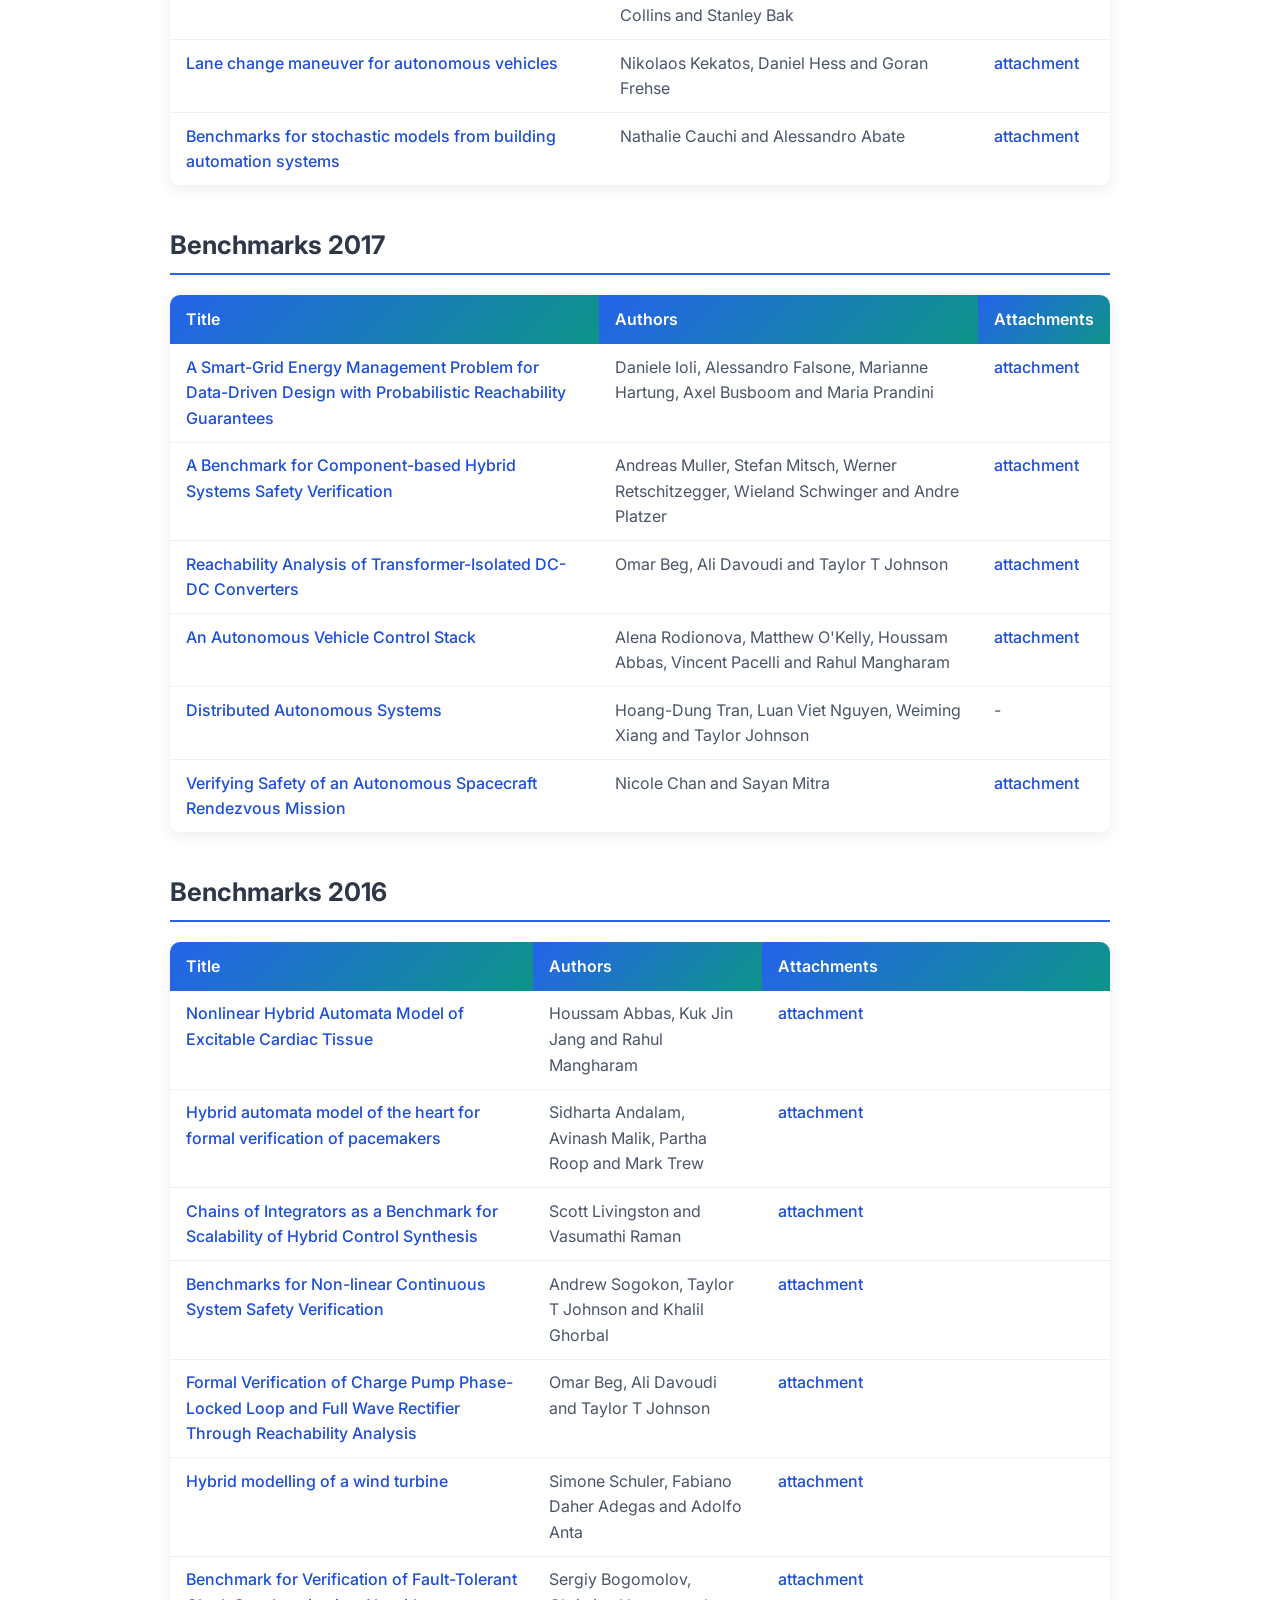
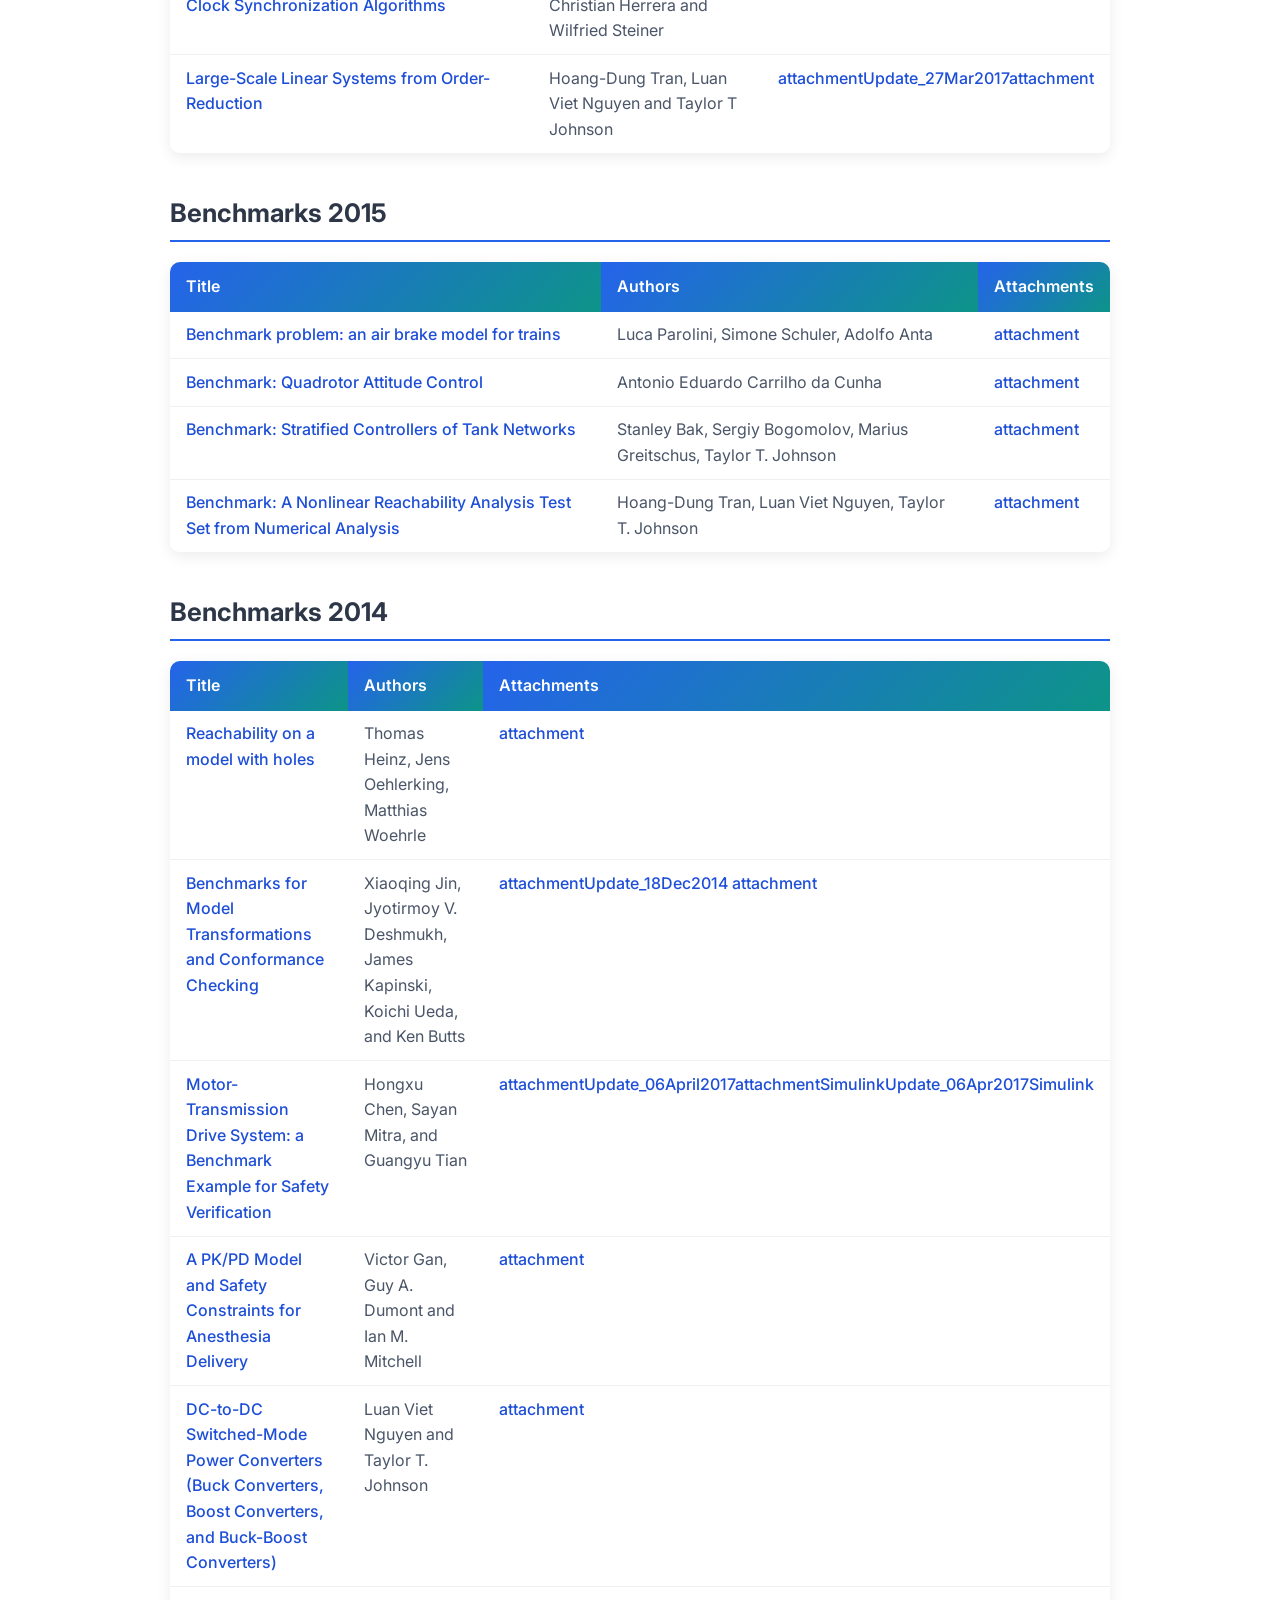
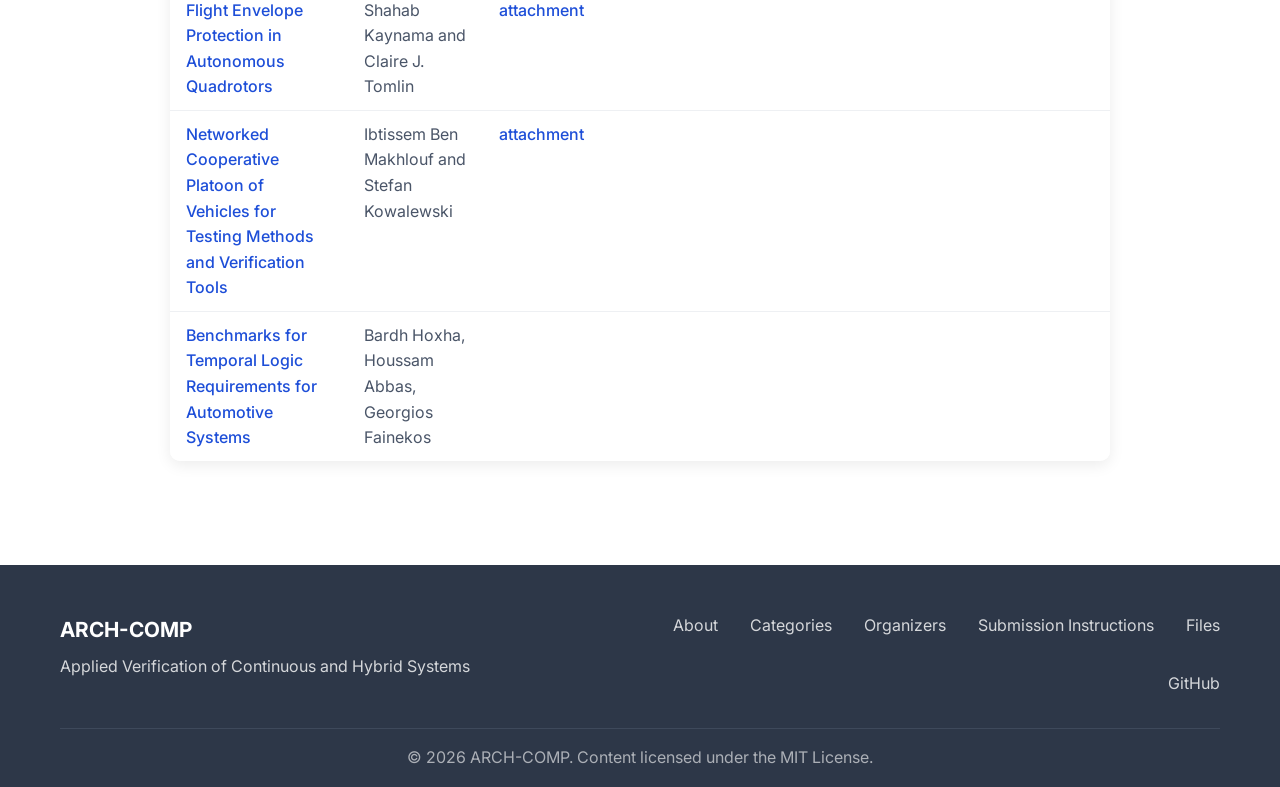
<file: pages/benchmarks.html>
<!DOCTYPE html>
<html lang="en">
<head>
    <meta charset="UTF-8">
    <meta name="viewport" content="width=device-width, initial-scale=1.0">
    <title>Benchmarks — ARCH</title>
    <meta name="description" content="Benchmark proposals presented at ARCH, with papers and model files.">
    <link rel="canonical" href="https://arch-comp.github.io/pages/benchmarks.html">
    <meta name="theme-color" content="#2563eb">
    <link rel="icon" href="../images/favicon.ico" sizes="any">
    <link rel="icon" href="../images/favicon.svg" type="image/svg+xml">
    <link rel="apple-touch-icon" href="../images/apple-touch-icon.png">
    <link rel="stylesheet" href="../css/styles.css">
    <script src="../js/edition.js"></script>
    <script src="../js/layout.js"></script>
    <link rel="preconnect" href="https://fonts.googleapis.com">
    <link rel="preconnect" href="https://fonts.gstatic.com" crossorigin>
    <link href="https://fonts.googleapis.com/css2?family=Inter:wght@300;400;500;600;700&display=swap" rel="stylesheet">
</head>
<body>
    <a href="#main" class="skip-link">Skip to main content</a>
    <script>ARCH.header()</script>

    <main class="main subpage" id="main">
        <div class="container">
            <div class="breadcrumb"><a href="../index.html">Home</a> / Benchmarks</div>
            <h1 class="subpage-title">Benchmarks</h1>
            <p class="subpage-lead">Benchmark proposals presented at ARCH, with papers and model files.</p>
            <div class="prose">
<h2>Benchmarks 2020</h2>
<div class="table-wrap"><table class="prose-table"><thead><tr><th>Title</th><th>Authors</th><th>Attachments</th></tr>
</thead>
<tbody><tr><td><a href="https://easychair.org/publications/paper/Dd8G" target="_blank" rel="noopener">A Robust Controlled Backward Reach Tube with (Almost) Analytic Solution for Two Dubins Cars</a></td><td>Ian Mitchell</td><td><a href="https://media.githubusercontent.com/media/ARCH-COMP/arch-comp.github.io/main/files/benchmarks/ARCH20_Attachment_5zip.zip">attachment</a></td></tr>
<tr><td><a href="https://easychair.org/publications/paper/vfmh" target="_blank" rel="noopener">Industrial Temporal Logic Specifications for Falsification of Cyber-Physical Systems</a></td><td>Johan Liden Eddeland, Alexandre Donze, Sajed Miremadi and Knut Akesson</td><td><a href="https://media.githubusercontent.com/media/ARCH-COMP/arch-comp.github.io/main/files/benchmarks/ARCH20_Attachment_7zip.zip">attachment</a></td></tr>
</tbody>
</table>
</div>
<h2>Benchmarks 2019</h2>
<div class="table-wrap"><table class="prose-table"><thead><tr><th>Title</th><th>Authors</th><th>Attachments</th></tr>
</thead>
<tbody><tr><td><a href="https://easychair.org/publications/paper/S4w9" target="_blank" rel="noopener">Worst-Case Analysis of Digital Control Loops with Uncertain Input/Output Timing</a></td><td>Maximilian Gaukler and Peter Ulbrich</td><td><a href="https://media.githubusercontent.com/media/ARCH-COMP/arch-comp.github.io/main/files/benchmarks/ARCH19_Attachment_2zip.zip">attachment</a></td></tr>
<tr><td><a href="https://easychair.org/publications/paper/ZmnC" target="_blank" rel="noopener">Verification of Closed-loop Systems with Neural Network Controllers</a></td><td>Diego Manzanas Lopez, Patrick Musau, Hoang-Dung Tran and Taylor T. Johnson</td><td><a href="https://media.githubusercontent.com/media/ARCH-COMP/arch-comp.github.io/main/files/benchmarks/ARCH19_Attachment_3zip.zip">attachment</a></td></tr>
</tbody>
</table>
</div>
<h2>Benchmarks 2018</h2>
<div class="table-wrap"><table class="prose-table"><thead><tr><th>Title</th><th>Authors</th><th>Attachments</th></tr>
</thead>
<tbody><tr><td><a href="https://easychair.org/publications/paper/mc5T" target="_blank" rel="noopener">Linear Differential-Algebraic Equations</a></td><td>Patrick Musau, Diego Manzanas Lopez, Hoang-Dung Tran and Taylor T. Johnson</td><td><a href="https://media.githubusercontent.com/media/ARCH-COMP/arch-comp.github.io/main/files/benchmarks/ARCH18_Attachment_2zip.zip">attachment</a></td></tr>
<tr><td><a href="https://easychair.org/publications/paper/5g6W" target="_blank" rel="noopener">Discrete-Space Analysis of Partial Differential Equations</a></td><td>Hoang-Dung Tran, Tianshu Bao and Taylor T. Johnson</td><td><a href="https://media.githubusercontent.com/media/ARCH-COMP/arch-comp.github.io/main/files/benchmarks/ARCH18_Attachment_3zip.zip">attachment</a></td></tr>
<tr><td><a href="https://easychair.org/publications/paper/K6SZ" target="_blank" rel="noopener">Verification of Continuous Time Recurrent Neural Networks</a></td><td>Patrick Musau and Taylor T. Johnson</td><td><a href="https://media.githubusercontent.com/media/ARCH-COMP/arch-comp.github.io/main/files/benchmarks/ARCH18_Attachment_4zip.zip">attachment</a></td></tr>
<tr><td><a href="https://easychair.org/publications/paper/W7Ck" target="_blank" rel="noopener">Verification Challenges in F-16 Ground Collision Avoidance and Other Automated Maneuvers</a></td><td>Peter Heidlauf, Alexander Collins, Michael Bolender and Stanley Bak</td><td><a href="https://media.githubusercontent.com/media/ARCH-COMP/arch-comp.github.io/main/files/benchmarks/ARCH18_Attachment_6zip.zip">attachment</a></td></tr>
<tr><td><a href="https://easychair.org/publications/paper/w3n7" target="_blank" rel="noopener">Space Debris Collision Detection using Reachability</a></td><td>Kerianne Hobbs, Peter Heidlauf, Alexander Collins and Stanley Bak</td><td><a href="https://media.githubusercontent.com/media/ARCH-COMP/arch-comp.github.io/main/files/benchmarks/ARCH18_Attachment_7zip.zip">attachment</a></td></tr>
<tr><td><a href="https://easychair.org/publications/paper/Hx1f" target="_blank" rel="noopener">Lane change maneuver for autonomous vehicles</a></td><td>Nikolaos Kekatos, Daniel Hess and Goran Frehse</td><td><a href="https://media.githubusercontent.com/media/ARCH-COMP/arch-comp.github.io/main/files/benchmarks/ARCH18_Attachment_8zip.zip">attachment</a></td></tr>
<tr><td><a href="https://easychair.org/publications/paper/4vfw" target="_blank" rel="noopener">Benchmarks for stochastic models from building automation systems</a></td><td>Nathalie Cauchi and Alessandro Abate</td><td><a href="https://media.githubusercontent.com/media/ARCH-COMP/arch-comp.github.io/main/files/benchmarks/ARCH18_Attachment_9zip.zip">attachment</a></td></tr>
</tbody>
</table>
</div>
<h2>Benchmarks 2017</h2>
<div class="table-wrap"><table class="prose-table"><thead><tr><th>Title</th><th>Authors</th><th>Attachments</th></tr>
</thead>
<tbody><tr><td><a href="https://easychair.org/publications/paper/RN8" target="_blank" rel="noopener">A Smart-Grid Energy Management Problem for Data-Driven Design with Probabilistic Reachability Guarantees</a></td><td>Daniele Ioli, Alessandro Falsone, Marianne Hartung, Axel Busboom and Maria Prandini</td><td><a href="https://media.githubusercontent.com/media/ARCH-COMP/arch-comp.github.io/main/files/benchmarks/ARCH17_Attachment_2zip.zip">attachment</a></td></tr>
<tr><td><a href="https://easychair.org/publications/paper/DgT4" target="_blank" rel="noopener">A Benchmark for Component-based Hybrid Systems Safety Verification</a></td><td>Andreas Muller, Stefan Mitsch, Werner Retschitzegger, Wieland Schwinger and Andre Platzer</td><td><a href="https://media.githubusercontent.com/media/ARCH-COMP/arch-comp.github.io/main/files/benchmarks/ARCH17_Attachment_3zip.zip">attachment</a></td></tr>
<tr><td><a href="https://easychair.org/publications/paper/F5" target="_blank" rel="noopener">Reachability Analysis of Transformer-Isolated DC-DC Converters</a></td><td>Omar Beg, Ali Davoudi and Taylor T Johnson</td><td><a href="https://media.githubusercontent.com/media/ARCH-COMP/arch-comp.github.io/main/files/benchmarks/ARCH17_Attachment_6zip.zip">attachment</a></td></tr>
<tr><td><a href="https://easychair.org/publications/paper/fh2m" target="_blank" rel="noopener">An Autonomous Vehicle Control Stack</a></td><td>Alena Rodionova, Matthew O'Kelly, Houssam Abbas, Vincent Pacelli and Rahul Mangharam</td><td><a href="https://media.githubusercontent.com/media/ARCH-COMP/arch-comp.github.io/main/files/benchmarks/ARCH17_Attachment_7zip.zip">attachment</a></td></tr>
<tr><td><a href="https://easychair.org/publications/paper/vDd" target="_blank" rel="noopener">Distributed Autonomous Systems</a></td><td>Hoang-Dung Tran, Luan Viet Nguyen, Weiming Xiang and Taylor Johnson</td><td>-</td></tr>
<tr><td><a href="https://easychair.org/publications/paper/S2V" target="_blank" rel="noopener">Verifying Safety of an Autonomous Spacecraft Rendezvous Mission</a></td><td><p>Nicole Chan and Sayan Mitra</p>
</td><td><a href="https://media.githubusercontent.com/media/ARCH-COMP/arch-comp.github.io/main/files/benchmarks/ARCH17_Attachment_1zip.zip">attachment</a></td></tr>
</tbody>
</table>
</div>
<h2>Benchmarks 2016</h2>
<div class="table-wrap"><table class="prose-table"><thead><tr><th>Title</th><th>Authors</th><th>Attachments</th></tr>
</thead>
<tbody><tr><td><a href="https://media.githubusercontent.com/media/ARCH-COMP/arch-comp.github.io/main/files/benchmarks/ARCH16_paper_10pdf.pdf">Nonlinear Hybrid Automata Model of Excitable Cardiac Tissue</a></td><td>Houssam Abbas, Kuk Jin Jang and Rahul Mangharam</td><td><a href="https://media.githubusercontent.com/media/ARCH-COMP/arch-comp.github.io/main/files/benchmarks/ARCH16_Attachment_10zip.zip">attachment</a></td></tr>
<tr><td><a href="https://media.githubusercontent.com/media/ARCH-COMP/arch-comp.github.io/main/files/benchmarks/ARCH16_paper_1pdf.pdf">Hybrid automata model of the heart for formal verification of pacemakers</a></td><td>Sidharta Andalam, Avinash Malik, Partha Roop and Mark Trew</td><td><a href="https://media.githubusercontent.com/media/ARCH-COMP/arch-comp.github.io/main/files/benchmarks/ARCH16_Attachment_1zip.zip">attachment</a></td></tr>
<tr><td><a href="https://media.githubusercontent.com/media/ARCH-COMP/arch-comp.github.io/main/files/benchmarks/ARCH16_paper_13pdf.pdf">Chains of Integrators as a Benchmark for Scalability of Hybrid Control Synthesis</a></td><td>Scott Livingston and Vasumathi Raman</td><td><a href="https://media.githubusercontent.com/media/ARCH-COMP/arch-comp.github.io/main/files/benchmarks/ARCH16_Attachment_13tgz.tar.gz">attachment</a></td></tr>
<tr><td><a href="https://media.githubusercontent.com/media/ARCH-COMP/arch-comp.github.io/main/files/benchmarks/ARCH16_paper_12pdf.pdf">Benchmarks for Non-linear Continuous System Safety Verification</a></td><td>Andrew Sogokon, Taylor T Johnson and Khalil Ghorbal</td><td><a href="https://media.githubusercontent.com/media/ARCH-COMP/arch-comp.github.io/main/files/benchmarks/ARCH16_Attachment_12zip.zip">attachment</a></td></tr>
<tr><td><a href="https://media.githubusercontent.com/media/ARCH-COMP/arch-comp.github.io/main/files/benchmarks/ARCH16_paper_9pdf.pdf">Formal Verification of Charge Pump Phase-Locked Loop and Full Wave Rectifier Through Reachability Analysis</a></td><td>Omar Beg, Ali Davoudi and Taylor T Johnson</td><td><a href="https://media.githubusercontent.com/media/ARCH-COMP/arch-comp.github.io/main/files/benchmarks/ARCH16_Attachment_9zip.zip">attachment</a></td></tr>
<tr><td><a href="https://media.githubusercontent.com/media/ARCH-COMP/arch-comp.github.io/main/files/benchmarks/ARCH16_paper_3pdf.pdf">Hybrid modelling of a wind turbine</a></td><td>Simone Schuler, Fabiano Daher Adegas and Adolfo Anta</td><td><a href="https://media.githubusercontent.com/media/ARCH-COMP/arch-comp.github.io/main/files/benchmarks/ARCH16_Attachment_3zip.zip">attachment</a></td></tr>
<tr><td><a href="https://media.githubusercontent.com/media/ARCH-COMP/arch-comp.github.io/main/files/benchmarks/ARCH16_paper_16pdf.pdf">Benchmark for Verification of Fault-Tolerant Clock Synchronization Algorithms</a></td><td>Sergiy Bogomolov, Christian Herrera and Wilfried Steiner</td><td><a href="https://media.githubusercontent.com/media/ARCH-COMP/arch-comp.github.io/main/files/benchmarks/ARCH16_Attachment_16zip.zip">attachment</a></td></tr>
<tr><td><a href="https://media.githubusercontent.com/media/ARCH-COMP/arch-comp.github.io/main/files/benchmarks/ARCH16_paper_15pdf.pdf">Large-Scale Linear Systems from Order-Reduction</a></td><td>Hoang-Dung Tran, Luan Viet Nguyen and Taylor T Johnson</td><td><p><a href="https://media.githubusercontent.com/media/ARCH-COMP/arch-comp.github.io/main/files/benchmarks/ARCH16_Attachment_15_update_27March2017zip.zip">attachmentUpdate_27Mar2017</a><a href="https://media.githubusercontent.com/media/ARCH-COMP/arch-comp.github.io/main/files/benchmarks/ARCH16_Attachment_15zip.zip">attachment</a></p>
</td></tr>
</tbody>
</table>
</div>
<h2>Benchmarks 2015</h2>
<div class="table-wrap"><table class="prose-table"><thead><tr><th>Title</th><th>Authors</th><th>Attachments</th></tr>
</thead>
<tbody><tr><td><a href="https://media.githubusercontent.com/media/ARCH-COMP/arch-comp.github.io/main/files/benchmarks/ARCH15_submission_1pdf.pdf">Benchmark problem: an air brake model for trains</a></td><td>Luca Parolini, Simone Schuler, Adolfo Anta</td><td><a href="https://media.githubusercontent.com/media/ARCH-COMP/arch-comp.github.io/main/files/benchmarks/ARCH15_attachment_1zip.zip">attachment</a></td></tr>
<tr><td><a href="https://media.githubusercontent.com/media/ARCH-COMP/arch-comp.github.io/main/files/benchmarks/ARCH15_submission_3pdf.pdf">Benchmark: Quadrotor Attitude Control</a></td><td>Antonio Eduardo Carrilho da Cunha</td><td><a href="https://media.githubusercontent.com/media/ARCH-COMP/arch-comp.github.io/main/files/benchmarks/ARCH15_attachment_3zip.zip">attachment</a></td></tr>
<tr><td><a href="https://media.githubusercontent.com/media/ARCH-COMP/arch-comp.github.io/main/files/benchmarks/ARCH15_submission_4pdf.pdf">Benchmark: Stratified Controllers of Tank Networks</a></td><td>Stanley Bak, Sergiy Bogomolov, Marius Greitschus, Taylor T. Johnson</td><td><a href="https://media.githubusercontent.com/media/ARCH-COMP/arch-comp.github.io/main/files/benchmarks/ARCH15_attachment_4zip.zip">attachment</a></td></tr>
<tr><td><a href="https://media.githubusercontent.com/media/ARCH-COMP/arch-comp.github.io/main/files/benchmarks/ARCH15_submission_9pdf.pdf">Benchmark: A Nonlinear Reachability Analysis Test Set from Numerical Analysis</a></td><td>Hoang-Dung Tran, Luan Viet Nguyen, Taylor T. Johnson</td><td><a href="https://media.githubusercontent.com/media/ARCH-COMP/arch-comp.github.io/main/files/benchmarks/ARCH15_attachment_9zip.zip">attachment</a></td></tr>
</tbody>
</table>
</div>
<h2>Benchmarks 2014</h2>
<div class="table-wrap"><table class="prose-table"><thead><tr><th>Title</th><th>Authors</th><th>Attachments</th></tr>
</thead>
<tbody><tr><td><a href="https://media.githubusercontent.com/media/ARCH-COMP/arch-comp.github.io/main/files/benchmarks/arch14_submission_3pdf.pdf">Reachability on a model with holes</a></td><td>Thomas Heinz, Jens Oehlerking, Matthias Woehrle</td><td><a href="https://media.githubusercontent.com/media/ARCH-COMP/arch-comp.github.io/main/files/benchmarks/arch14_attachment_3zip.zip">attachment</a></td></tr>
<tr><td><a href="https://media.githubusercontent.com/media/ARCH-COMP/arch-comp.github.io/main/files/benchmarks/arch14_submission_7pdf.pdf">Benchmarks for Model Transformations and Conformance Checking</a></td><td>Xiaoqing Jin, Jyotirmoy V. Deshmukh, James Kapinski, Koichi Ueda, and Ken Butts</td><td><a href="https://media.githubusercontent.com/media/ARCH-COMP/arch-comp.github.io/main/files/benchmarks/arch14_attachment_7_update_18Dec2014zip.zip">attachmentUpdate_18Dec2014 </a><a href="https://media.githubusercontent.com/media/ARCH-COMP/arch-comp.github.io/main/files/benchmarks/arch14_attachment_7zip.zip">attachment</a></td></tr>
<tr><td><a href="https://media.githubusercontent.com/media/ARCH-COMP/arch-comp.github.io/main/files/benchmarks/arch14_submission_8pdf.pdf">Motor-Transmission Drive System: a Benchmark Example for Safety Verification</a></td><td>Hongxu Chen, Sayan Mitra, and Guangyu Tian</td><td><a href="https://media.githubusercontent.com/media/ARCH-COMP/arch-comp.github.io/main/files/benchmarks/arch14_attachment_8_update06April2017zip.zip">attachmentUpdate_06April2017</a><a href="https://media.githubusercontent.com/media/ARCH-COMP/arch-comp.github.io/main/files/benchmarks/arch14_attachment_8zip.zip">attachment</a><a href="https://media.githubusercontent.com/media/ARCH-COMP/arch-comp.github.io/main/files/benchmarks/arch14_attachment_8_mesh_model_update06April2017zip.zip">SimulinkUpdate_06Apr2017</a><a href="https://media.githubusercontent.com/media/ARCH-COMP/arch-comp.github.io/main/files/benchmarks/arch14_attachment_8_mesh_modelzip.zip">Simulink</a></td></tr>
<tr><td><a href="https://media.githubusercontent.com/media/ARCH-COMP/arch-comp.github.io/main/files/benchmarks/arch14_submission_10pdf.pdf">A PK/PD Model and Safety Constraints for Anesthesia Delivery</a></td><td>Victor Gan, Guy A. Dumont and Ian M. Mitchell</td><td><p><a href="https://media.githubusercontent.com/media/ARCH-COMP/arch-comp.github.io/main/files/benchmarks/arch14_attachment_10zip.zip">attachment</a></p>
</td></tr>
<tr><td><a href="https://media.githubusercontent.com/media/ARCH-COMP/arch-comp.github.io/main/files/benchmarks/arch14_submission_12pdf.pdf">DC-to-DC Switched-Mode Power Converters (Buck Converters, Boost Converters, and Buck-Boost Converters)</a></td><td>Luan Viet Nguyen and Taylor T. Johnson</td><td><a href="https://media.githubusercontent.com/media/ARCH-COMP/arch-comp.github.io/main/files/benchmarks/arch14_attachment_12zip.zip">attachment</a></td></tr>
<tr><td><a href="https://media.githubusercontent.com/media/ARCH-COMP/arch-comp.github.io/main/files/benchmarks/arch14_submission_13pdf.pdf">Flight Envelope Protection in Autonomous Quadrotors</a></td><td>Shahab Kaynama and Claire J. Tomlin</td><td><a href="https://media.githubusercontent.com/media/ARCH-COMP/arch-comp.github.io/main/files/benchmarks/arch14_attachment_13zip.zip">attachment</a></td></tr>
<tr><td><a href="https://media.githubusercontent.com/media/ARCH-COMP/arch-comp.github.io/main/files/benchmarks/arch14_submission_14pdf.pdf">Networked Cooperative Platoon of Vehicles for Testing Methods and Verification Tools</a></td><td>Ibtissem Ben Makhlouf and Stefan Kowalewski</td><td><a href="https://media.githubusercontent.com/media/ARCH-COMP/arch-comp.github.io/main/files/benchmarks/arch14_attachment_14zip.zip">attachment</a></td></tr>
<tr><td><a href="https://media.githubusercontent.com/media/ARCH-COMP/arch-comp.github.io/main/files/benchmarks/arch14_submission_15pdf.pdf">Benchmarks for Temporal Logic Requirements for Automotive Systems</a></td><td>Bardh Hoxha, Houssam Abbas, Georgios Fainekos</td></tr>
</tbody>
</table>
</div>

            </div>
        </div>
    </main>

    <script>ARCH.footer()</script>
    <script src="../js/script.js"></script>
</body>
</html>
</file>
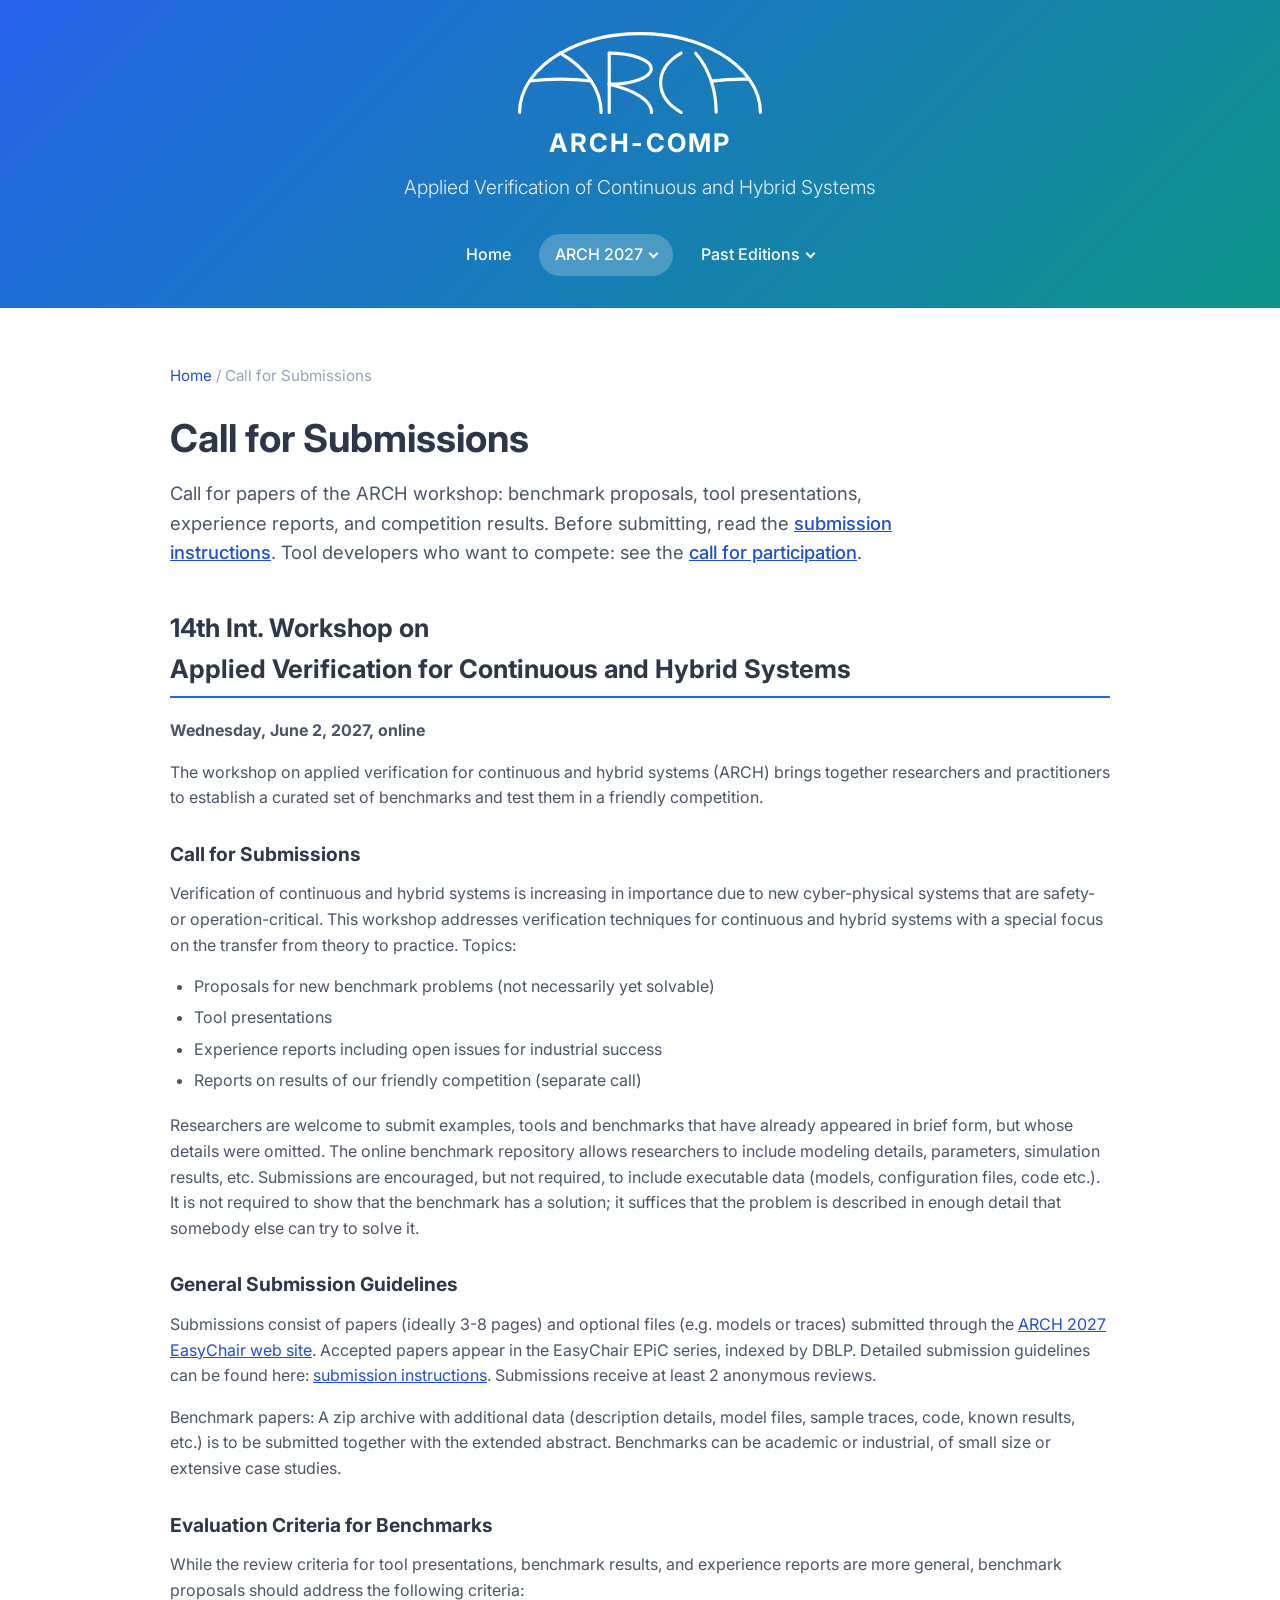
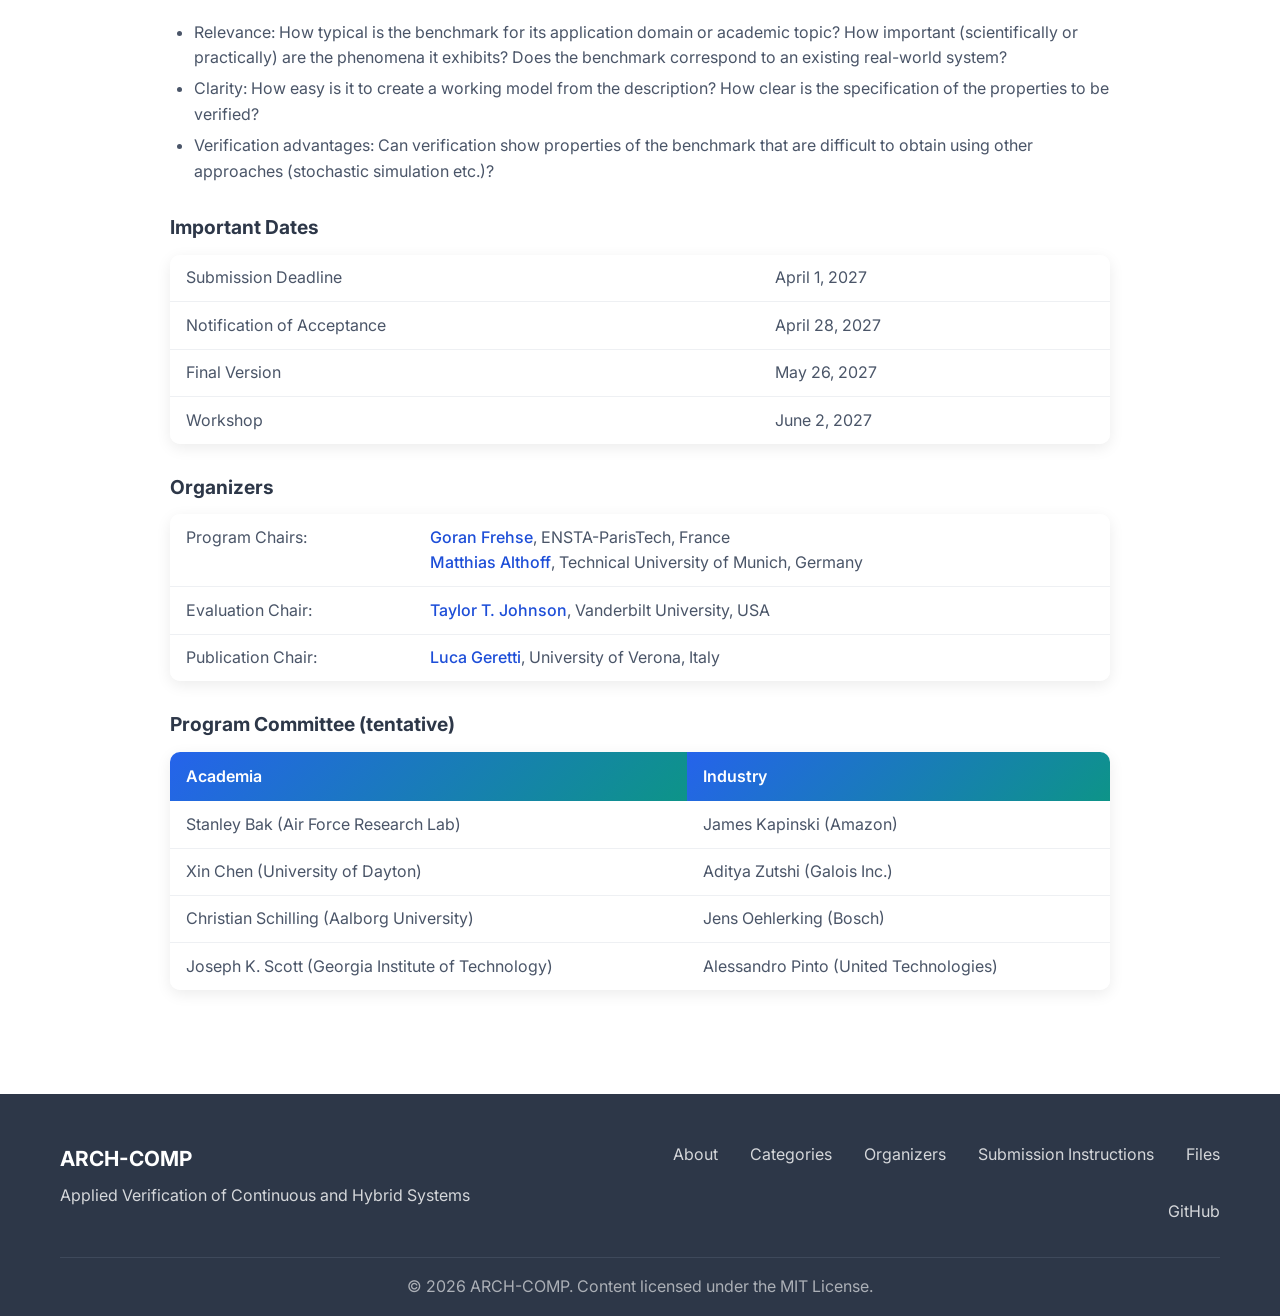
<file: pages/call-for-submissions.html>
<!DOCTYPE html>
<html lang="en">
<head>
    <meta charset="UTF-8">
    <meta name="viewport" content="width=device-width, initial-scale=1.0">
    <title>Call for Submissions — ARCH</title>
    <meta name="description" content="Call for papers of the ARCH workshop: benchmark proposals, tool presentations, experience reports, and competition results. Before submitting, read the submission instructions. Tool developers who want to compete: see the call for participation.">
    <link rel="canonical" href="https://arch-comp.github.io/pages/call-for-submissions.html">
    <meta name="theme-color" content="#2563eb">
    <link rel="icon" href="../images/favicon.ico" sizes="any">
    <link rel="icon" href="../images/favicon.svg" type="image/svg+xml">
    <link rel="apple-touch-icon" href="../images/apple-touch-icon.png">
    <link rel="stylesheet" href="../css/styles.css">
    <script src="../js/edition.js"></script>
    <script src="../js/layout.js"></script>
    <link rel="preconnect" href="https://fonts.googleapis.com">
    <link rel="preconnect" href="https://fonts.gstatic.com" crossorigin>
    <link href="https://fonts.googleapis.com/css2?family=Inter:wght@300;400;500;600;700&display=swap" rel="stylesheet">
</head>
<body>
    <a href="#main" class="skip-link">Skip to main content</a>
    <script>ARCH.header()</script>

    <main class="main subpage" id="main">
        <div class="container">
            <div class="breadcrumb"><a href="../index.html">Home</a> / Call for Submissions</div>
            <h1 class="subpage-title">Call for Submissions</h1>
            <p class="subpage-lead">Call for papers of the ARCH workshop: benchmark proposals, tool presentations, experience reports, and competition results. Before submitting, read the <a href="submission-instructions.html">submission instructions</a>. Tool developers who want to compete: see the <a href="participate.html">call for participation</a>.</p>
            <div class="prose">
<h2><span data-ed="workshopOrdinal"></span> Int. Workshop on<br>Applied Verification for Continuous and Hybrid Systems</h2>
<p><strong><span data-ed="date" data-fmt="weekday"></span>, <span data-ed="location"></span></strong></p>
<p>The workshop on applied verification for continuous and hybrid systems (ARCH) brings together researchers and practitioners to establish a curated set of benchmarks and test them in a friendly competition.</p>
<h3>Call for Submissions</h3>
<p>Verification of continuous and hybrid systems is increasing in importance due to new cyber-physical systems that are safety- or operation-critical. This workshop addresses verification techniques for continuous and hybrid systems with a special focus on the transfer from theory to practice. Topics:</p>
<ul><li>Proposals for new benchmark problems (not necessarily yet solvable)</li>
<li>Tool presentations</li>
<li>Experience reports including open issues for industrial success</li>
<li>Reports on results of our friendly competition (separate call)</li>
</ul>
<p>Researchers are welcome to submit examples, tools and benchmarks that have already appeared in brief form, but whose details were omitted. The online benchmark repository allows researchers to include modeling details, parameters, simulation results, etc. Submissions are encouraged, but not required, to include executable data (models, configuration files, code etc.). It is not required to show that the benchmark has a solution; it suffices that the problem is described in enough detail that somebody else can try to solve it.</p>
<h3>General Submission Guidelines</h3>
<p>Submissions consist of papers (ideally 3-8 pages) and optional files (e.g. models or traces) submitted through the <a data-ed-href="easychair" target="_blank" rel="noopener"><span data-ed="label"></span> EasyChair web site</a>. Accepted papers appear in the EasyChair EPiC series, indexed by DBLP. Detailed submission guidelines can be found here: <a href="submission-instructions.html">submission instructions</a>. Submissions receive at least 2 anonymous reviews.</p>
<p>Benchmark papers: A zip archive with additional data (description details, model files, sample traces, code, known results, etc.) is to be submitted together with the extended abstract. Benchmarks can be academic or industrial, of small size or extensive case studies.</p>
<h3>Evaluation Criteria for Benchmarks</h3>
<p>While the review criteria for tool presentations, benchmark results, and experience reports are more general, benchmark proposals should address the following criteria:</p>
<ul><li>Relevance: How typical is the benchmark for its application domain or academic topic? How important (scientifically or practically) are the phenomena it exhibits? Does the benchmark correspond to an existing real-world system?</li>
<li>Clarity: How easy is it to create a working model from the description? How clear is the specification of the properties to be verified?</li>
<li>Verification advantages: Can verification show properties of the benchmark that are difficult to obtain using other approaches (stochastic simulation etc.)?</li>
</ul>
<h3>Important Dates</h3>
<div class="table-wrap"><table class="prose-table"><tbody><tr><td>Submission Deadline</td><td data-ed="workshopDates.submission"></td></tr>
<tr><td>Notification of Acceptance</td><td data-ed="workshopDates.notification"></td></tr>
<tr><td>Final Version</td><td data-ed="workshopDates.final"></td></tr>
<tr><td>Workshop</td><td data-ed="date"></td></tr>
</tbody>
</table>
</div>
<h3>Organizers</h3>
<div class="table-wrap"><table class="prose-table"><tbody><tr><td>Program Chairs:</td><td><p><a href="https://sites.google.com/site/frehseg/" target="_blank" rel="noopener">Goran Frehse</a>, ENSTA-ParisTech, France</p>
<p><a href="http://www6.in.tum.de/Main/Althoff" target="_blank" rel="noopener">Matthias Althoff</a>, Technical University of Munich, Germany</p>
</td></tr>
<tr><td>Evaluation Chair:</td><td><a href="http://www.taylortjohnson.com/" target="_blank" rel="noopener">Taylor T. Johnson</a>, Vanderbilt University, USA</td></tr>
<tr><td>Publication Chair:</td><td><a href="https://www.di.univr.it/?ent=persona&amp;id=6462&amp;lang=en" target="_blank" rel="noopener">Luca Geretti</a>, University of Verona, Italy</td></tr>
</tbody>
</table>
</div>
<h3>Program Committee (tentative)</h3>
<div class="table-wrap"><table class="prose-table"><thead><tr><th>Academia</th><th>Industry</th></tr>
</thead>
<tbody><tr><td>Stanley Bak (Air Force Research Lab)</td><td>James Kapinski (Amazon)</td></tr>
<tr><td>Xin Chen (University of Dayton) </td><td>Aditya Zutshi (Galois Inc.)</td></tr>
<tr><td>Christian Schilling (Aalborg University) </td><td>Jens Oehlerking (Bosch)</td></tr>
<tr><td>Joseph K. Scott (Georgia Institute of Technology)</td><td>Alessandro Pinto (United Technologies)</td></tr>
</tbody>
</table>
</div>

            </div>
        </div>
    </main>

    <script>ARCH.footer()</script>
    <script src="../js/script.js"></script>
</body>
</html>
</file>
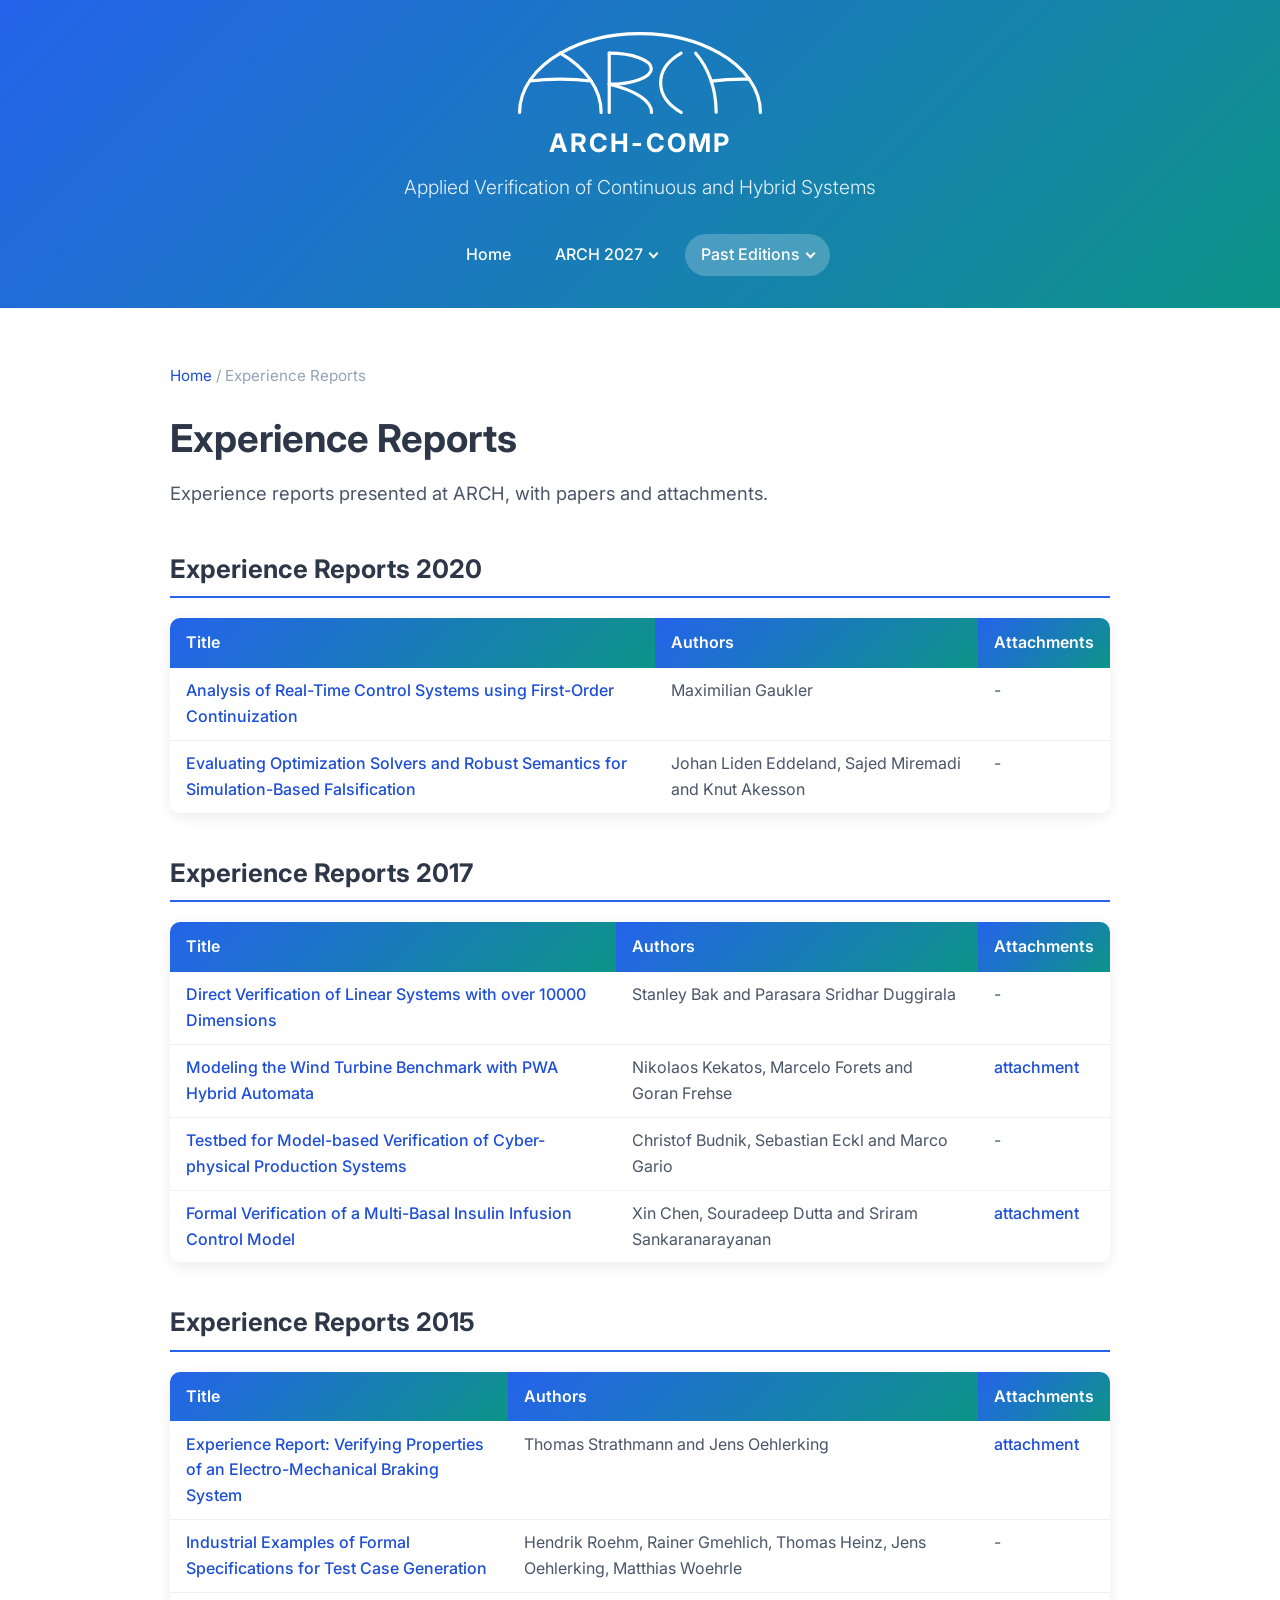
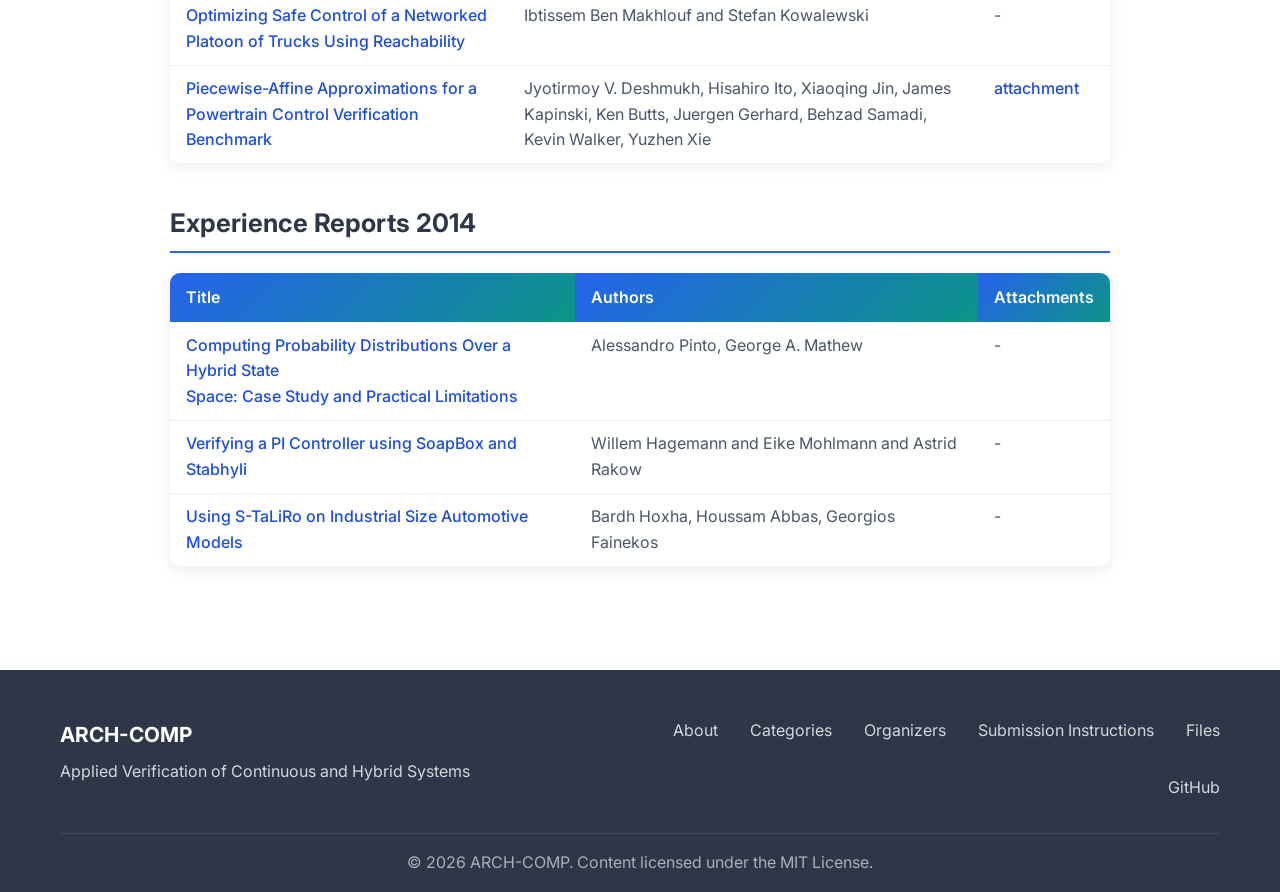
<file: pages/experience-reports.html>
<!DOCTYPE html>
<html lang="en">
<head>
    <meta charset="UTF-8">
    <meta name="viewport" content="width=device-width, initial-scale=1.0">
    <title>Experience Reports — ARCH</title>
    <meta name="description" content="Experience reports presented at ARCH, with papers and attachments.">
    <link rel="canonical" href="https://arch-comp.github.io/pages/experience-reports.html">
    <meta name="theme-color" content="#2563eb">
    <link rel="icon" href="../images/favicon.ico" sizes="any">
    <link rel="icon" href="../images/favicon.svg" type="image/svg+xml">
    <link rel="apple-touch-icon" href="../images/apple-touch-icon.png">
    <link rel="stylesheet" href="../css/styles.css">
    <script src="../js/edition.js"></script>
    <script src="../js/layout.js"></script>
    <link rel="preconnect" href="https://fonts.googleapis.com">
    <link rel="preconnect" href="https://fonts.gstatic.com" crossorigin>
    <link href="https://fonts.googleapis.com/css2?family=Inter:wght@300;400;500;600;700&display=swap" rel="stylesheet">
</head>
<body>
    <a href="#main" class="skip-link">Skip to main content</a>
    <script>ARCH.header()</script>

    <main class="main subpage" id="main">
        <div class="container">
            <div class="breadcrumb"><a href="../index.html">Home</a> / Experience Reports</div>
            <h1 class="subpage-title">Experience Reports</h1>
            <p class="subpage-lead">Experience reports presented at ARCH, with papers and attachments.</p>
            <div class="prose">
<h2>Experience Reports 2020</h2>
<div class="table-wrap"><table class="prose-table"><thead><tr><th>Title</th><th>Authors</th><th>Attachments</th></tr>
</thead>
<tbody><tr><td><a href="https://easychair.org/publications/paper/Fzd6" target="_blank" rel="noopener">Analysis of Real-Time Control Systems using First-Order Continuization</a></td><td>Maximilian Gaukler</td><td>-</td></tr>
<tr><td><a href="https://easychair.org/publications/paper/XFJH" target="_blank" rel="noopener">Evaluating Optimization Solvers and Robust Semantics for Simulation-Based Falsification</a></td><td>Johan Liden Eddeland, Sajed Miremadi and Knut Akesson</td><td>-</td></tr>
</tbody>
</table>
</div>
<h2>Experience Reports 2017</h2>
<div class="table-wrap"><table class="prose-table"><thead><tr><th>Title</th><th>Authors</th><th>Attachments</th></tr>
</thead>
<tbody><tr><td><a href="https://easychair.org/publications/paper/bDRk" target="_blank" rel="noopener">Direct Verification of Linear Systems with over 10000 Dimensions</a></td><td>Stanley Bak and Parasara Sridhar Duggirala</td><td>-</td></tr>
<tr><td><a href="https://easychair.org/publications/paper/V4" target="_blank" rel="noopener">Modeling the Wind Turbine Benchmark with PWA Hybrid Automata</a></td><td>Nikolaos Kekatos, Marcelo Forets and Goran Frehse</td><td><a href="https://media.githubusercontent.com/media/ARCH-COMP/arch-comp.github.io/main/files/experience-reports/ARCH17_Attachment_9zip.zip">attachment</a></td></tr>
<tr><td><p><a href="https://easychair.org/publications/paper/cssx" target="_blank" rel="noopener">Testbed for Model-based Verification of Cyber-physical Production Systems</a></p>
</td><td>Christof Budnik, Sebastian Eckl and Marco Gario</td><td>-</td></tr>
<tr><td><a href="https://easychair.org/publications/paper/1BWk" target="_blank" rel="noopener">Formal Verification of a Multi-Basal Insulin Infusion Control Model</a></td><td>Xin Chen, Souradeep Dutta and Sriram Sankaranarayanan</td><td><a href="https://media.githubusercontent.com/media/ARCH-COMP/arch-comp.github.io/main/files/experience-reports/ARCH17_Attachment_11zip.zip">attachment</a></td></tr>
</tbody>
</table>
</div>
<h2>Experience Reports 2015</h2>
<div class="table-wrap"><table class="prose-table"><thead><tr><th>Title</th><th>Authors</th><th>Attachments</th></tr>
</thead>
<tbody><tr><td><a href="https://media.githubusercontent.com/media/ARCH-COMP/arch-comp.github.io/main/files/experience-reports/ARCH15_submission_2pdf.pdf">Experience Report: Verifying Properties of an Electro-Mechanical Braking System</a></td><td>Thomas Strathmann and Jens Oehlerking</td><td><a href="https://media.githubusercontent.com/media/ARCH-COMP/arch-comp.github.io/main/files/experience-reports/ARCH15_attachment_2zip.zip">attachment</a></td></tr>
<tr><td><a href="https://media.githubusercontent.com/media/ARCH-COMP/arch-comp.github.io/main/files/experience-reports/ARCH15_submission_6pdf.pdf">Industrial Examples of Formal Specifications for Test Case Generation</a></td><td>Hendrik Roehm, Rainer Gmehlich, Thomas Heinz, Jens Oehlerking, Matthias Woehrle</td><td>-</td></tr>
<tr><td><a href="https://media.githubusercontent.com/media/ARCH-COMP/arch-comp.github.io/main/files/experience-reports/ARCH15_submission_11pdf.pdf">Optimizing Safe Control of a Networked Platoon of Trucks Using Reachability</a></td><td>Ibtissem Ben Makhlouf and Stefan Kowalewski</td><td>-</td></tr>
<tr><td><a href="https://media.githubusercontent.com/media/ARCH-COMP/arch-comp.github.io/main/files/experience-reports/ARCH15_submission_16pdf.pdf">Piecewise-Affine Approximations for a Powertrain Control Verification Benchmark</a></td><td>Jyotirmoy V. Deshmukh, Hisahiro Ito, Xiaoqing Jin, James Kapinski, Ken Butts, Juergen Gerhard, Behzad Samadi, Kevin Walker, Yuzhen Xie</td><td><a href="https://media.githubusercontent.com/media/ARCH-COMP/arch-comp.github.io/main/files/experience-reports/ARCH15_attachment_16zip.zip">attachment</a></td></tr>
</tbody>
</table>
</div>
<h2>Experience Reports 2014</h2>
<div class="table-wrap"><table class="prose-table"><thead><tr><th>Title</th><th>Authors</th><th>Attachments</th></tr>
</thead>
<tbody><tr><td><a href="https://media.githubusercontent.com/media/ARCH-COMP/arch-comp.github.io/main/files/experience-reports/arch14_submission_9pdf.pdf">Computing Probability Distributions Over a Hybrid State</a><br><a href="https://media.githubusercontent.com/media/ARCH-COMP/arch-comp.github.io/main/files/experience-reports/arch14_submission_9pdf.pdf">Space: Case Study and Practical Limitations</a></td><td>Alessandro Pinto, George A. Mathew</td><td>-</td></tr>
<tr><td><a href="https://media.githubusercontent.com/media/ARCH-COMP/arch-comp.github.io/main/files/experience-reports/arch14_submission_11pdf.pdf">Verifying a PI Controller using SoapBox and Stabhyli</a></td><td>Willem Hagemann and Eike Mohlmann and Astrid Rakow</td><td>-</td></tr>
<tr><td><a href="https://media.githubusercontent.com/media/ARCH-COMP/arch-comp.github.io/main/files/experience-reports/arch14_submission_16pdf.pdf">Using S-TaLiRo on Industrial Size Automotive</a><br><a href="https://media.githubusercontent.com/media/ARCH-COMP/arch-comp.github.io/main/files/experience-reports/arch14_submission_16pdf.pdf">Models</a></td><td>Bardh Hoxha, Houssam Abbas, Georgios Fainekos</td><td>-</td></tr>
</tbody>
</table>
</div>

            </div>
        </div>
    </main>

    <script>ARCH.footer()</script>
    <script src="../js/script.js"></script>
</body>
</html>
</file>
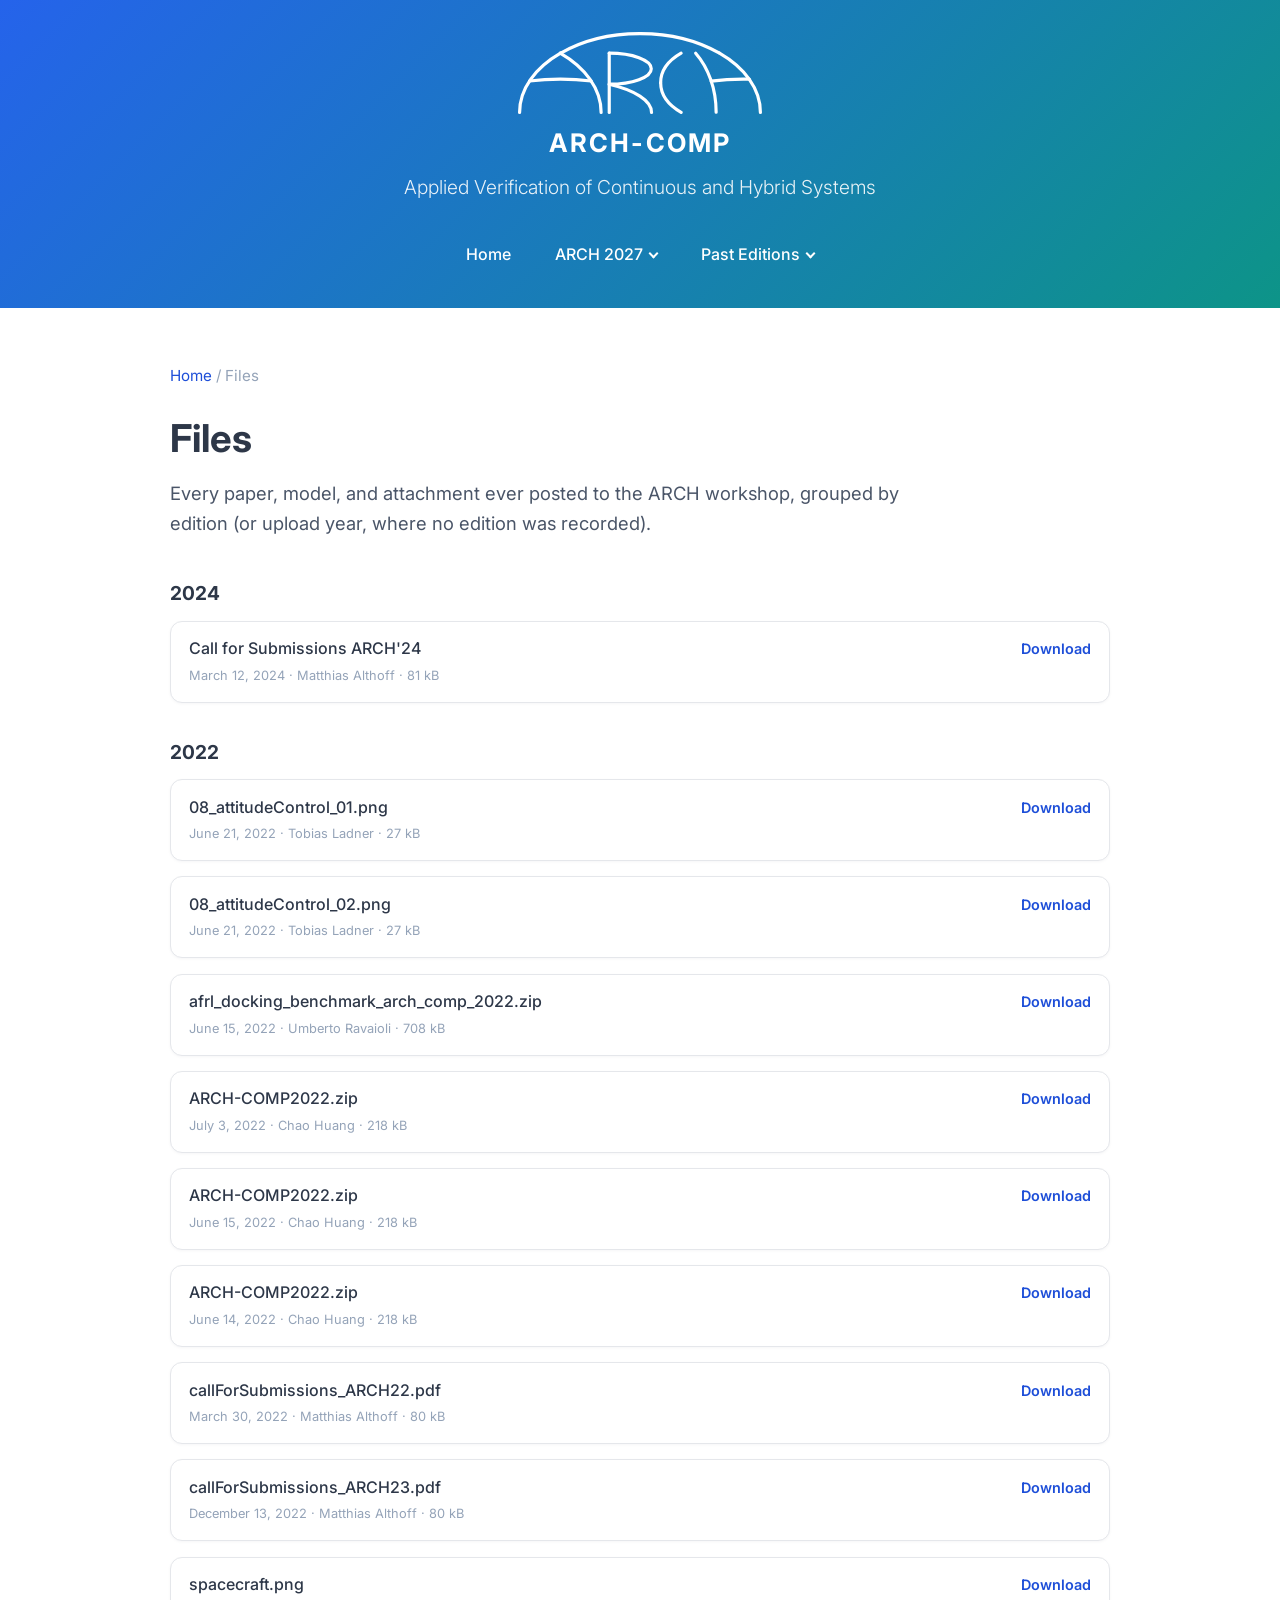
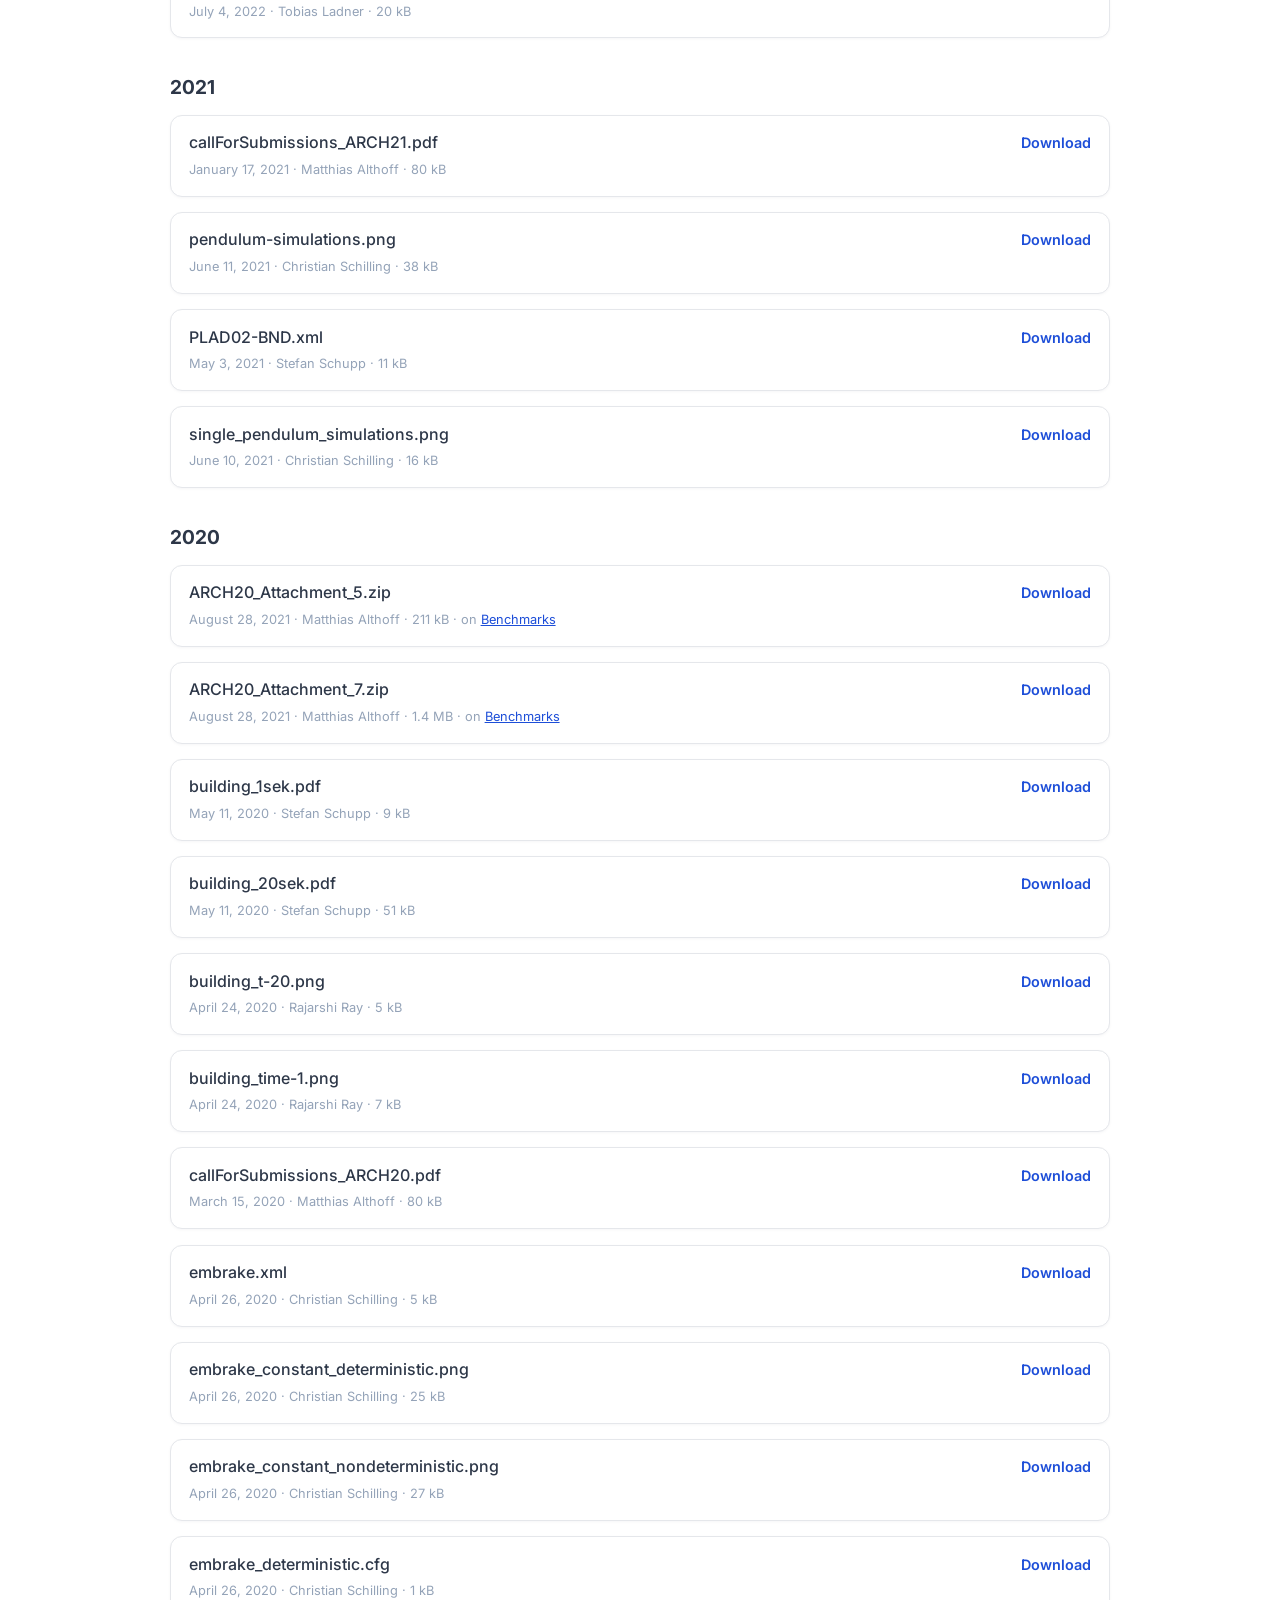
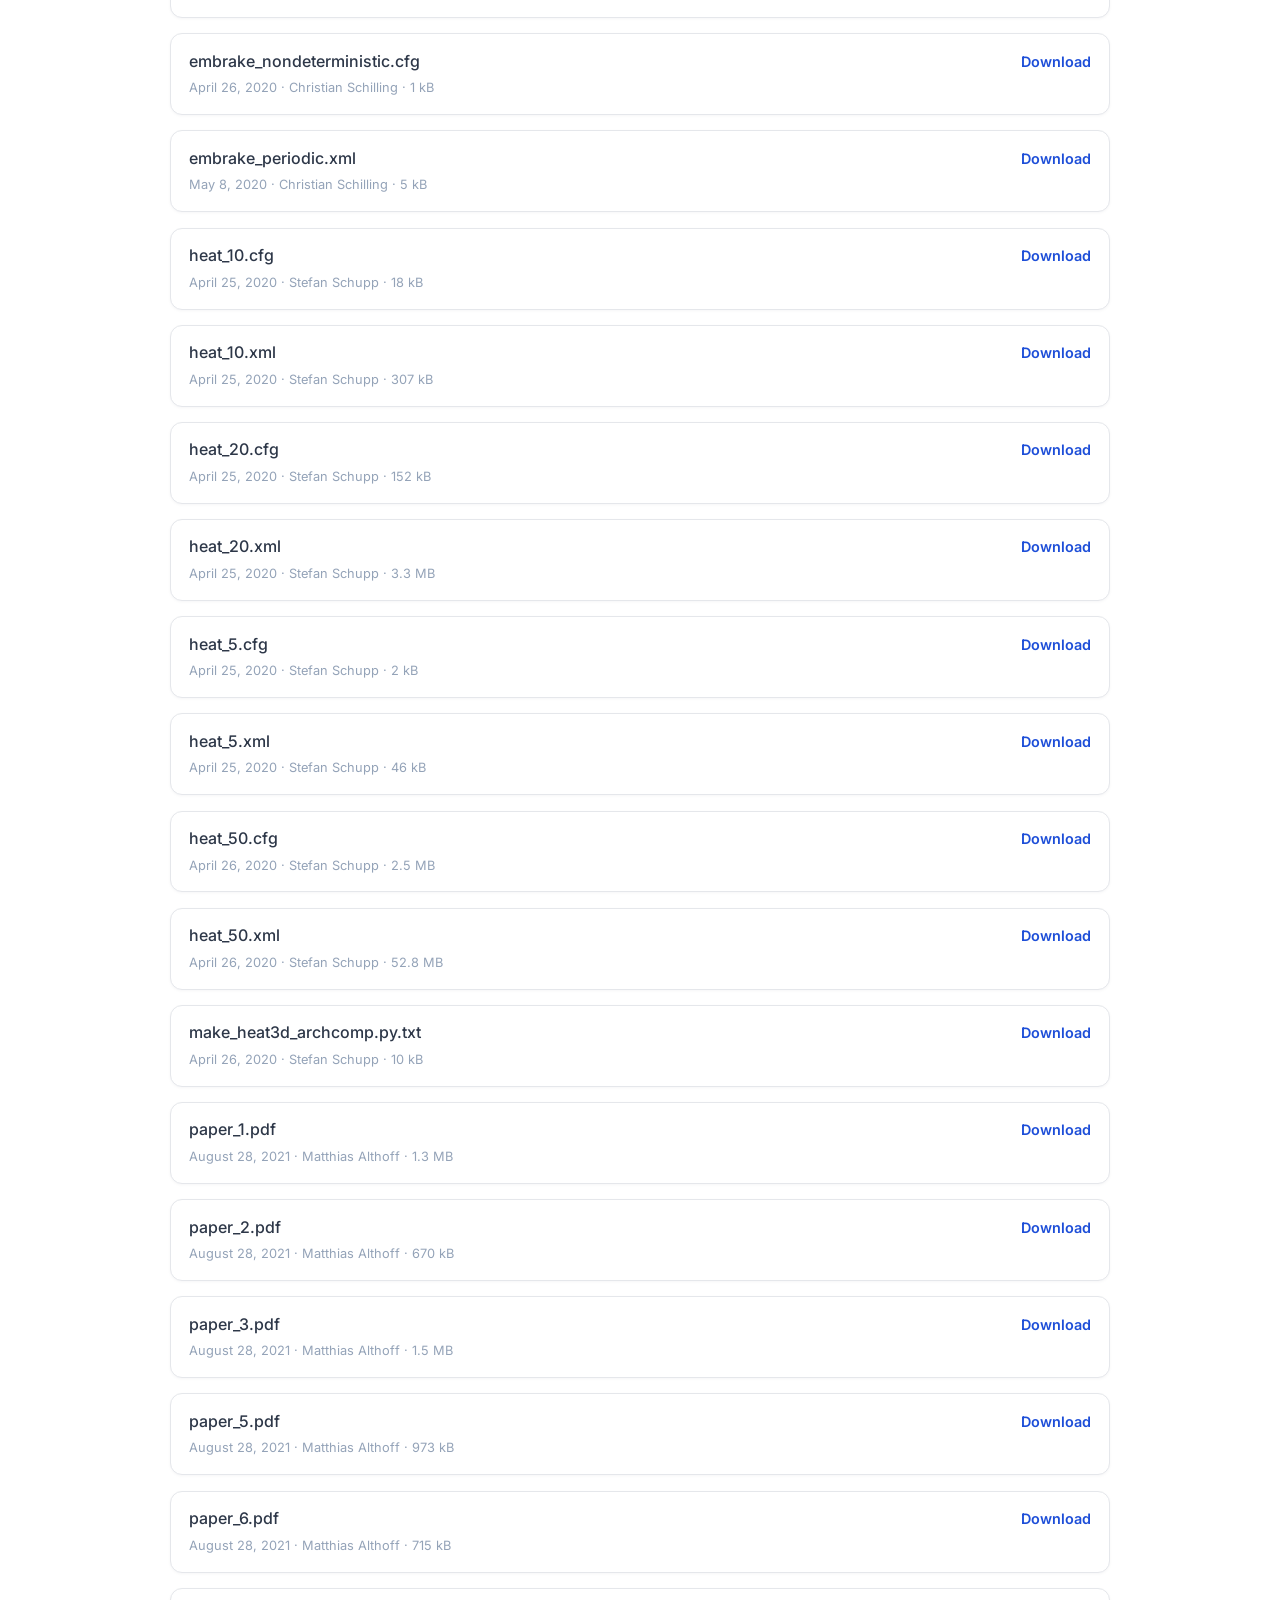
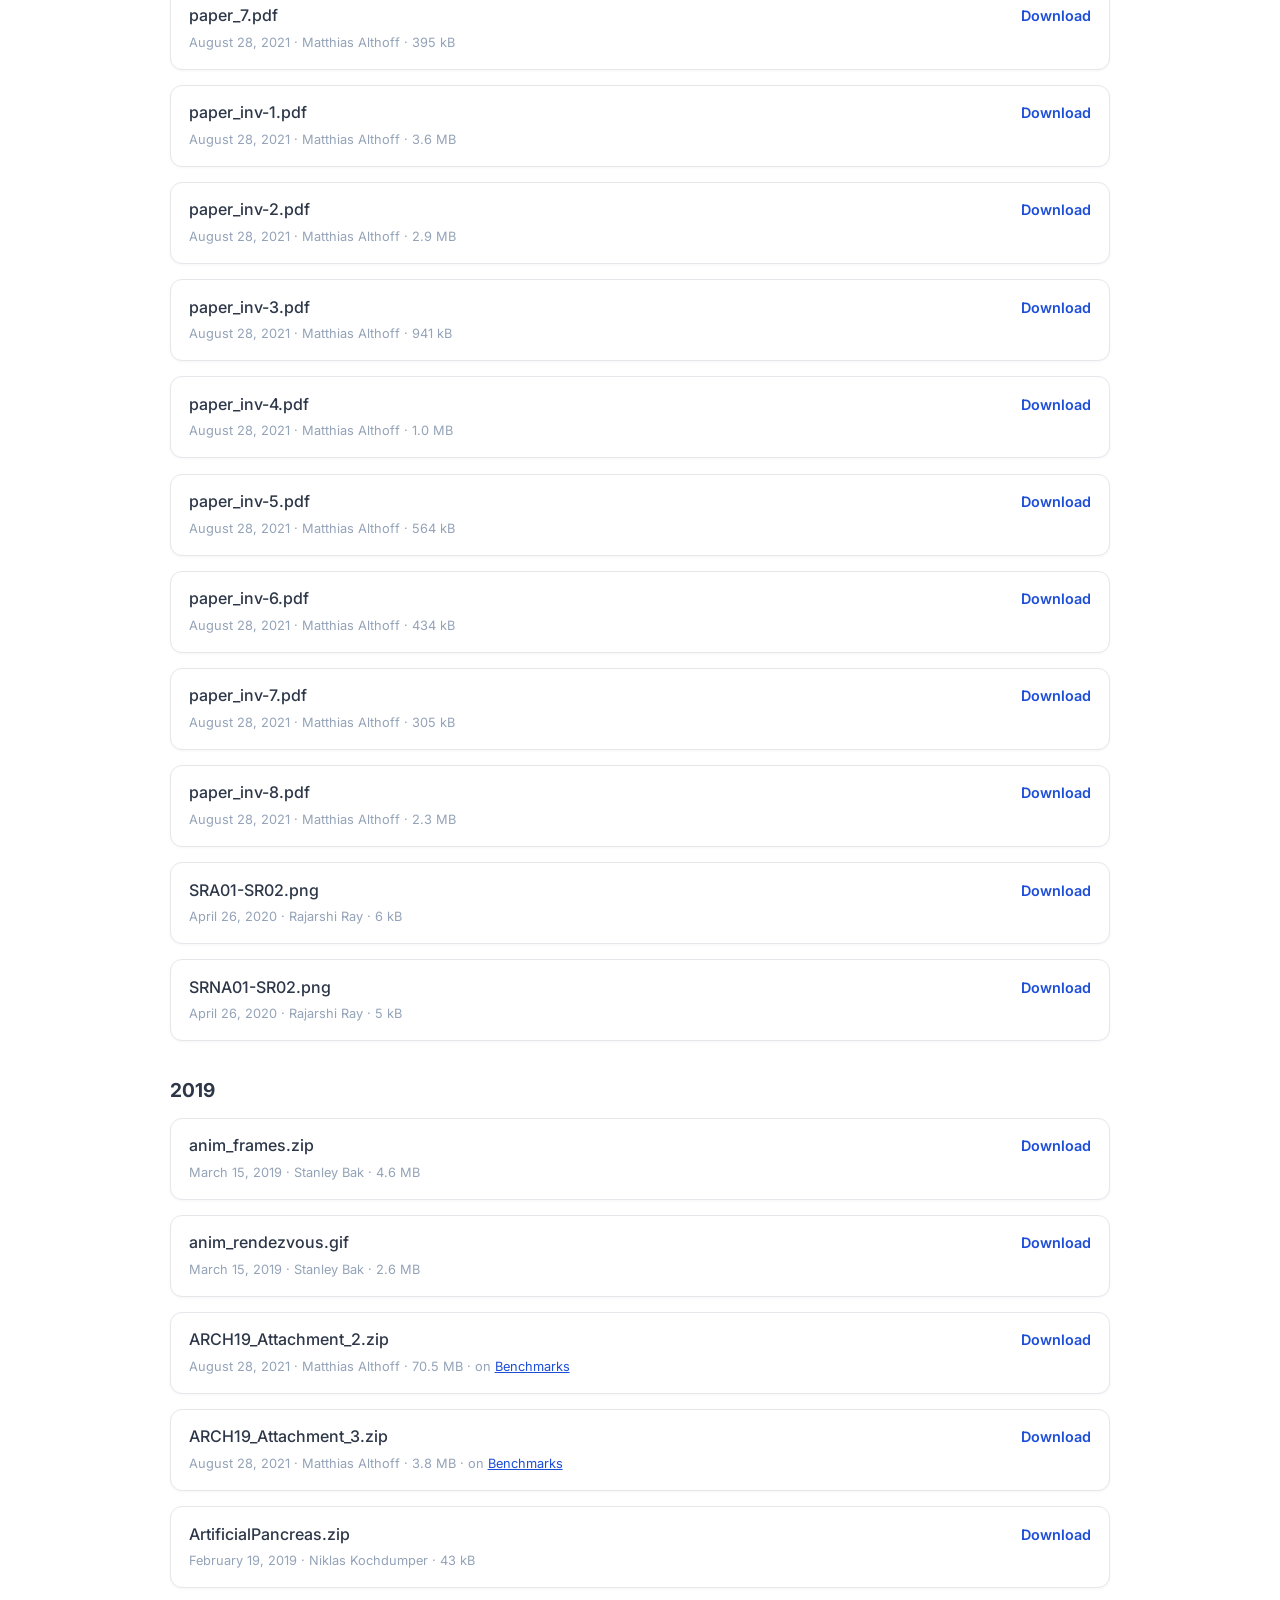
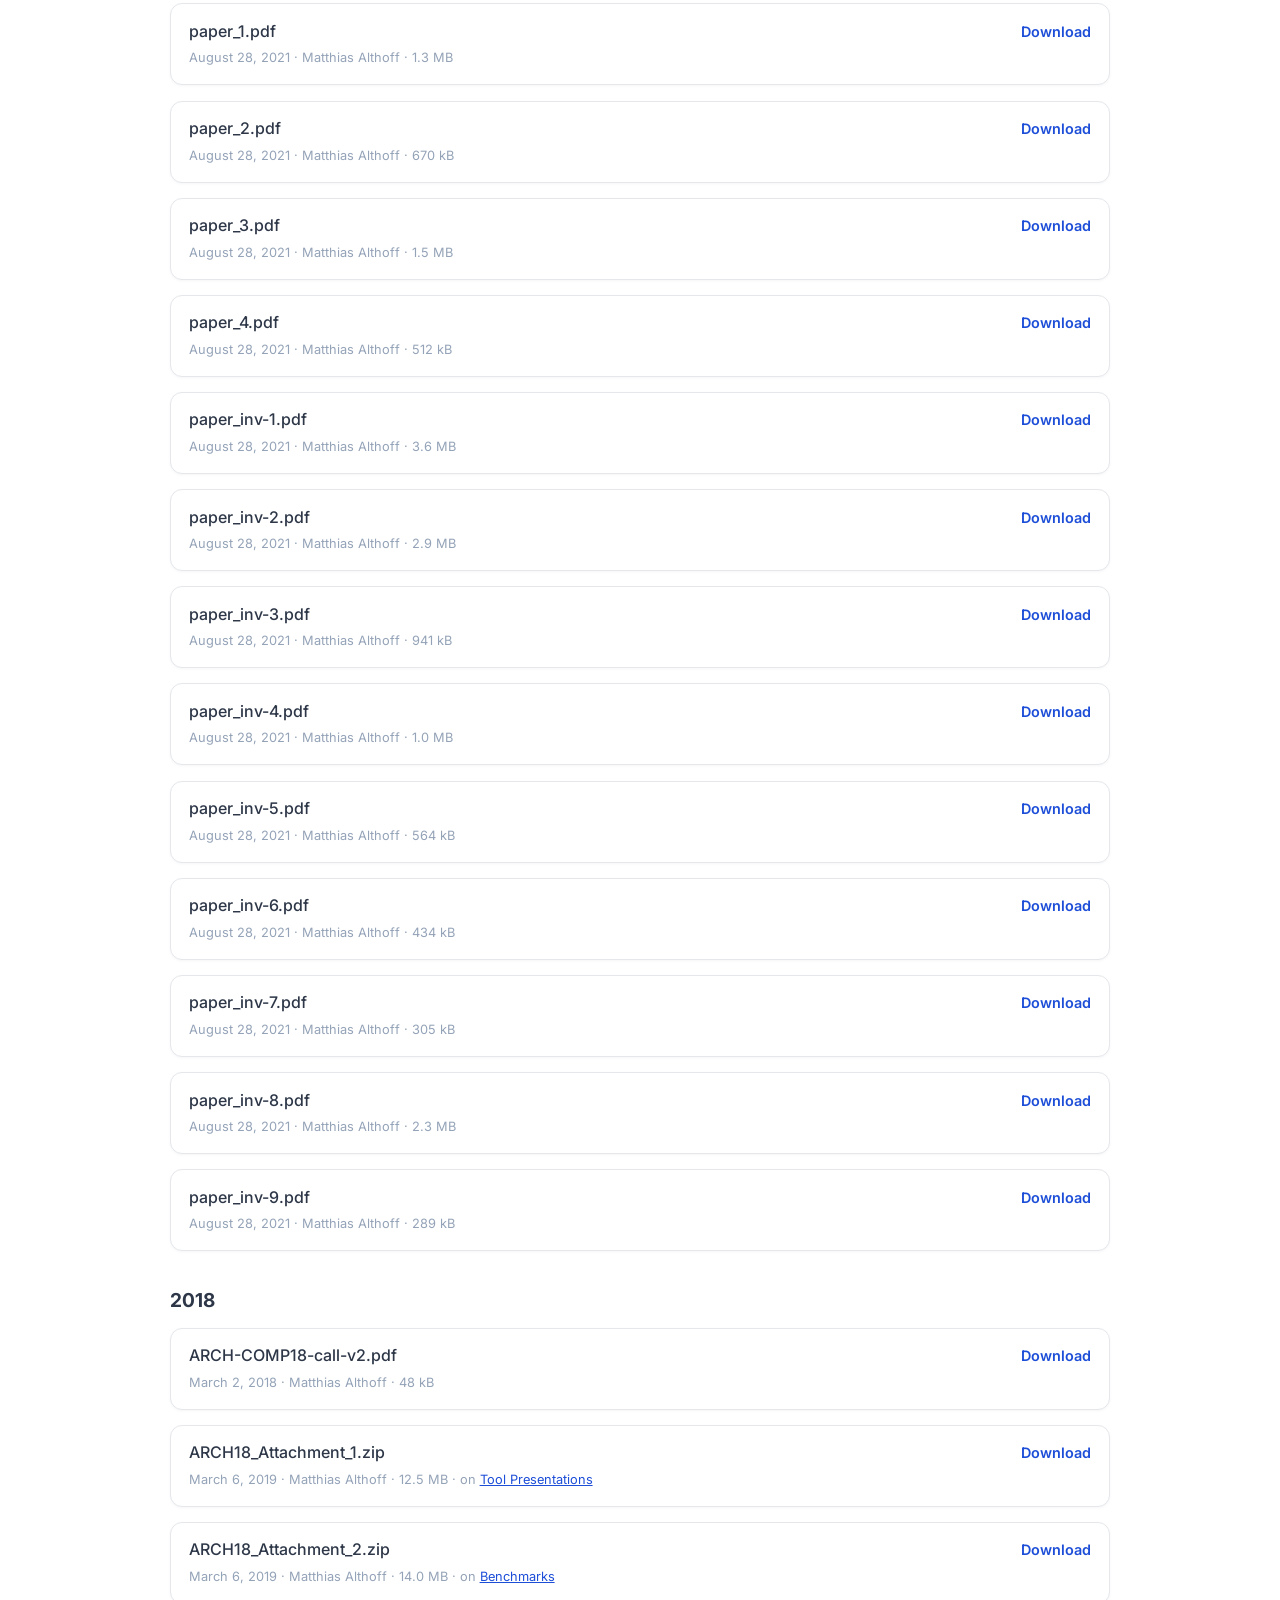
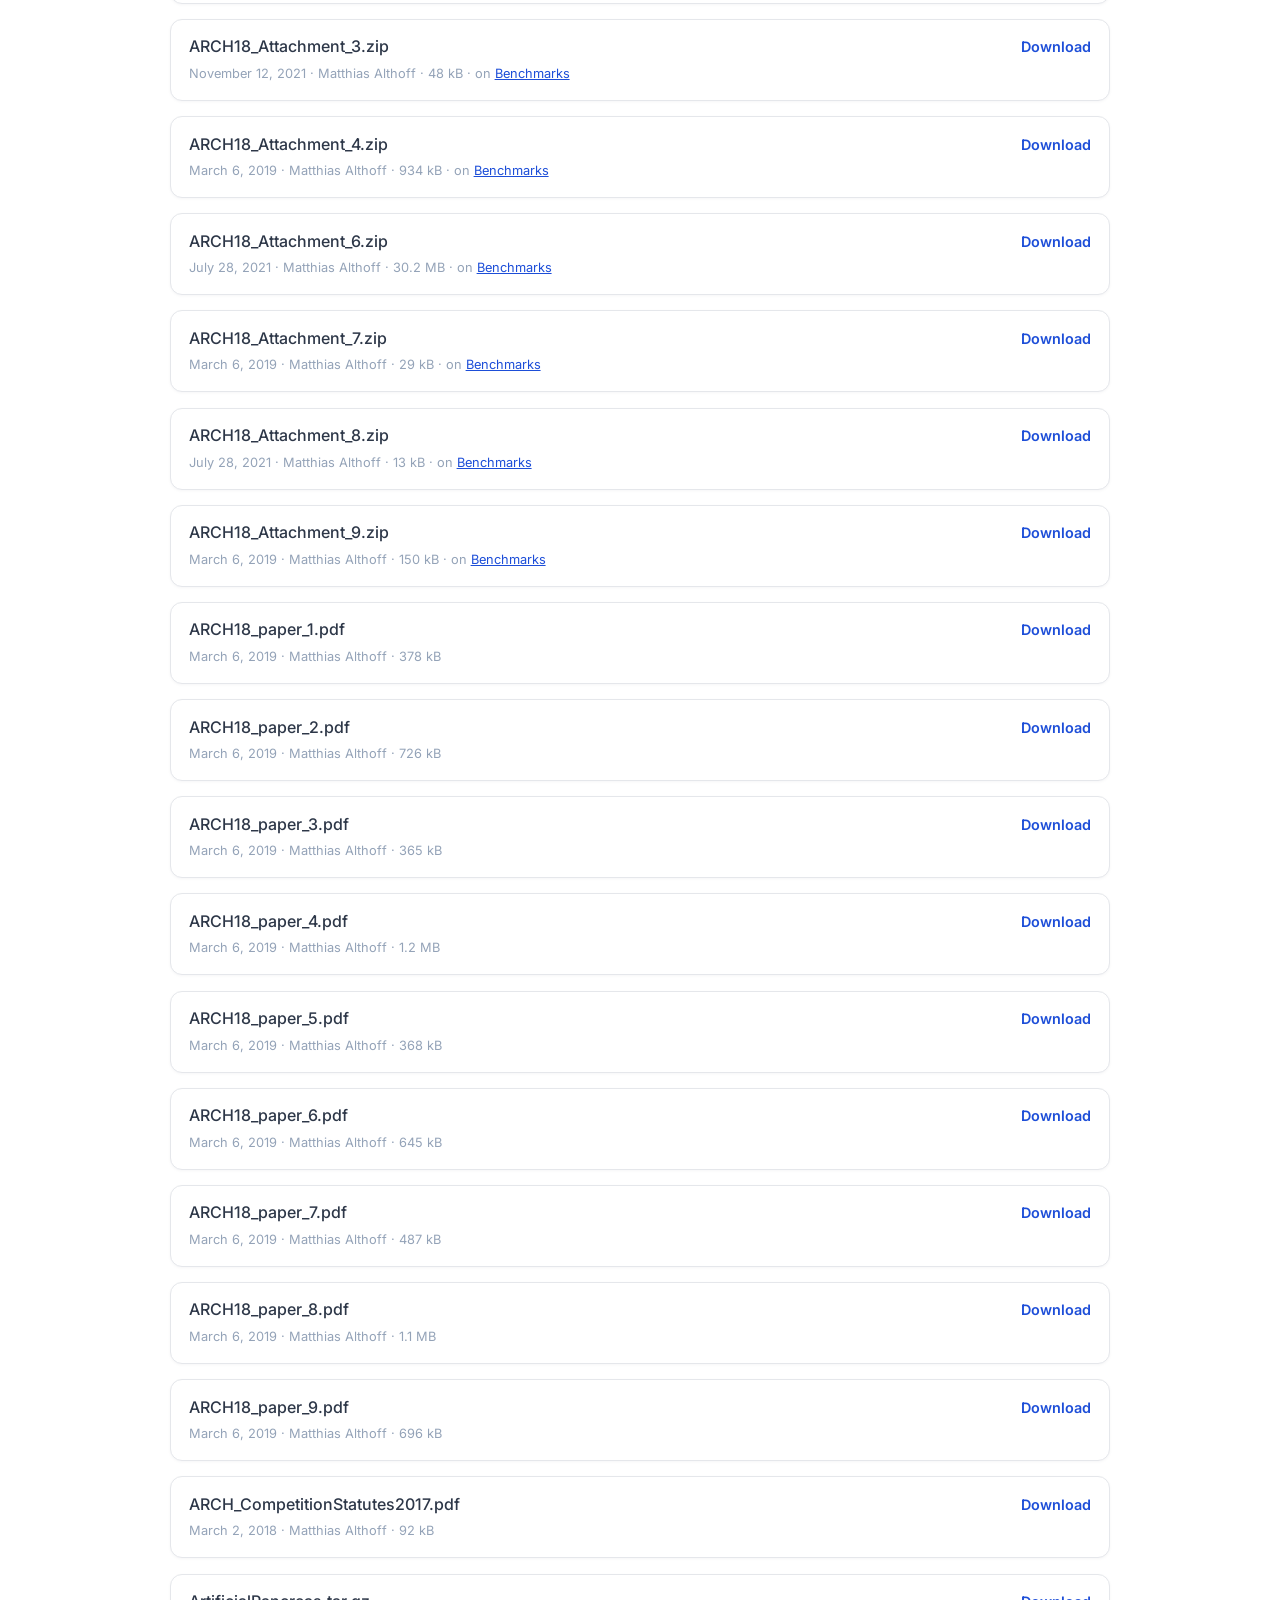
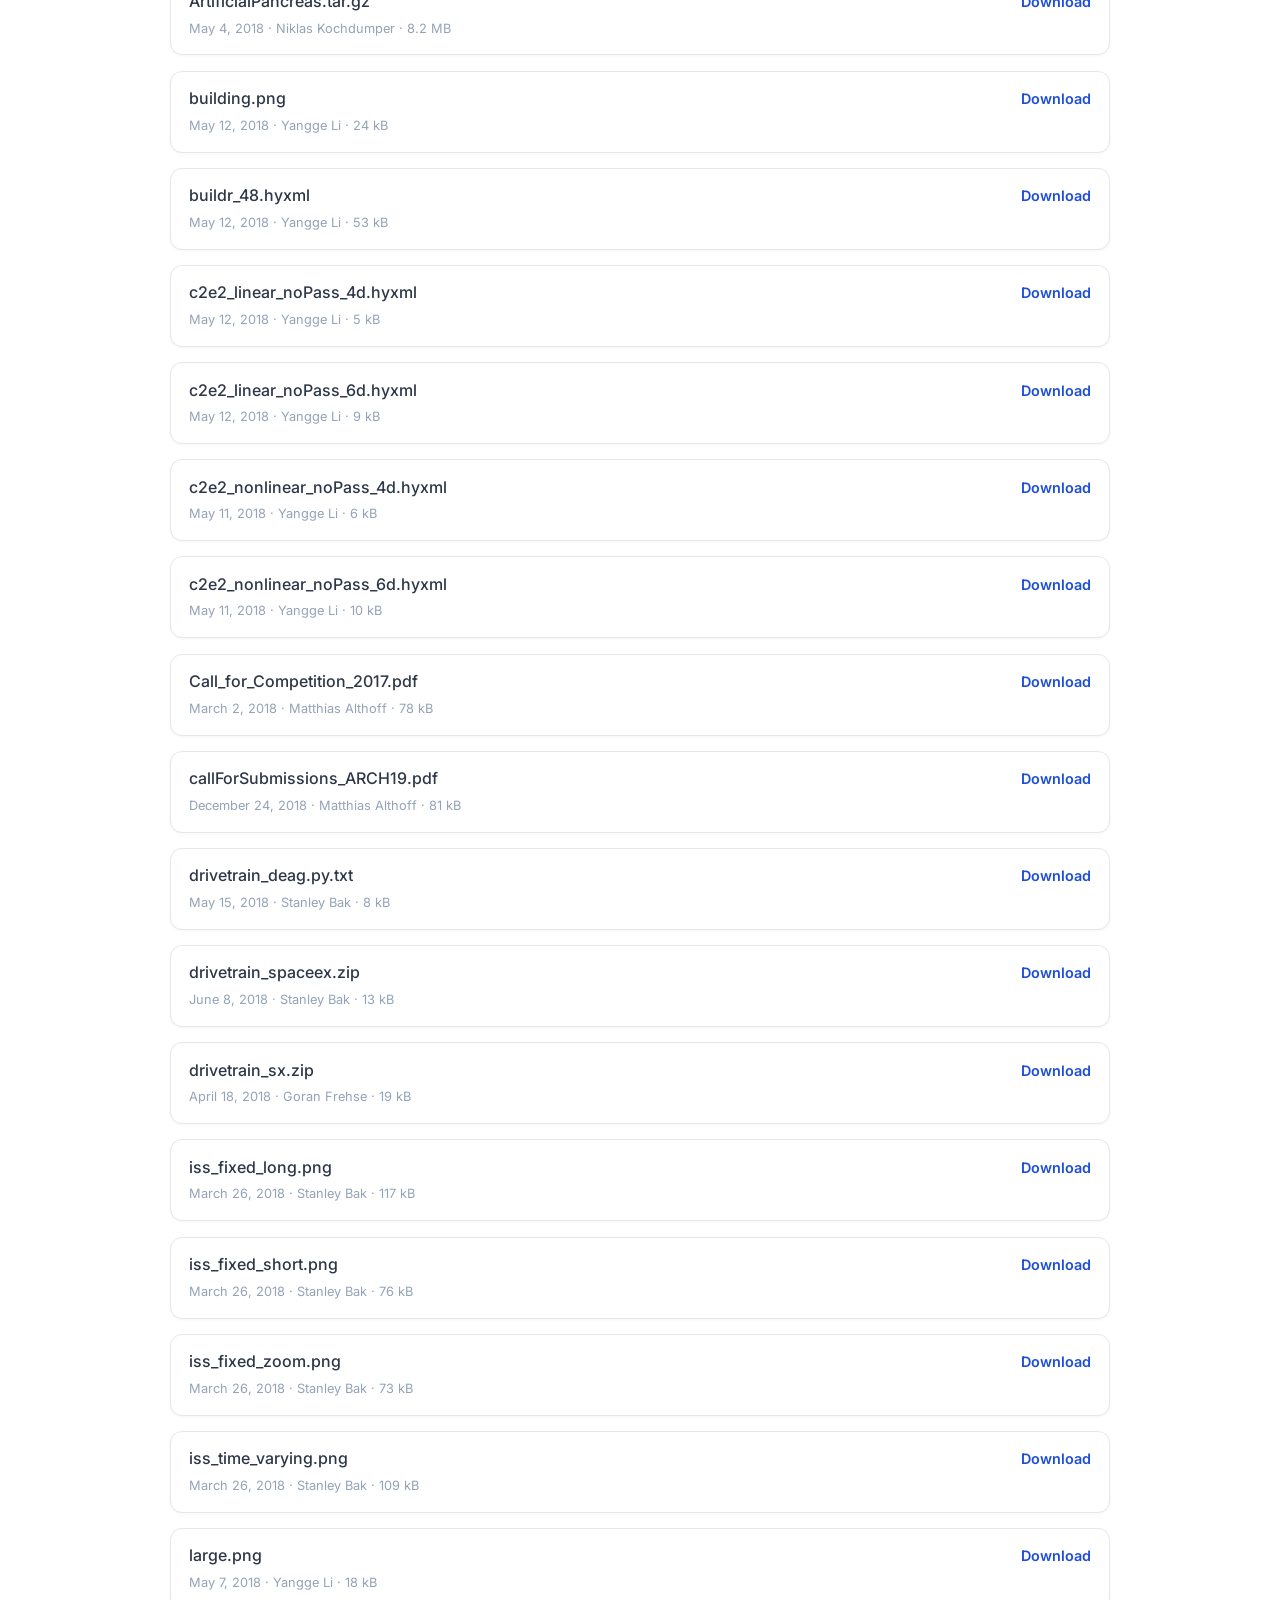
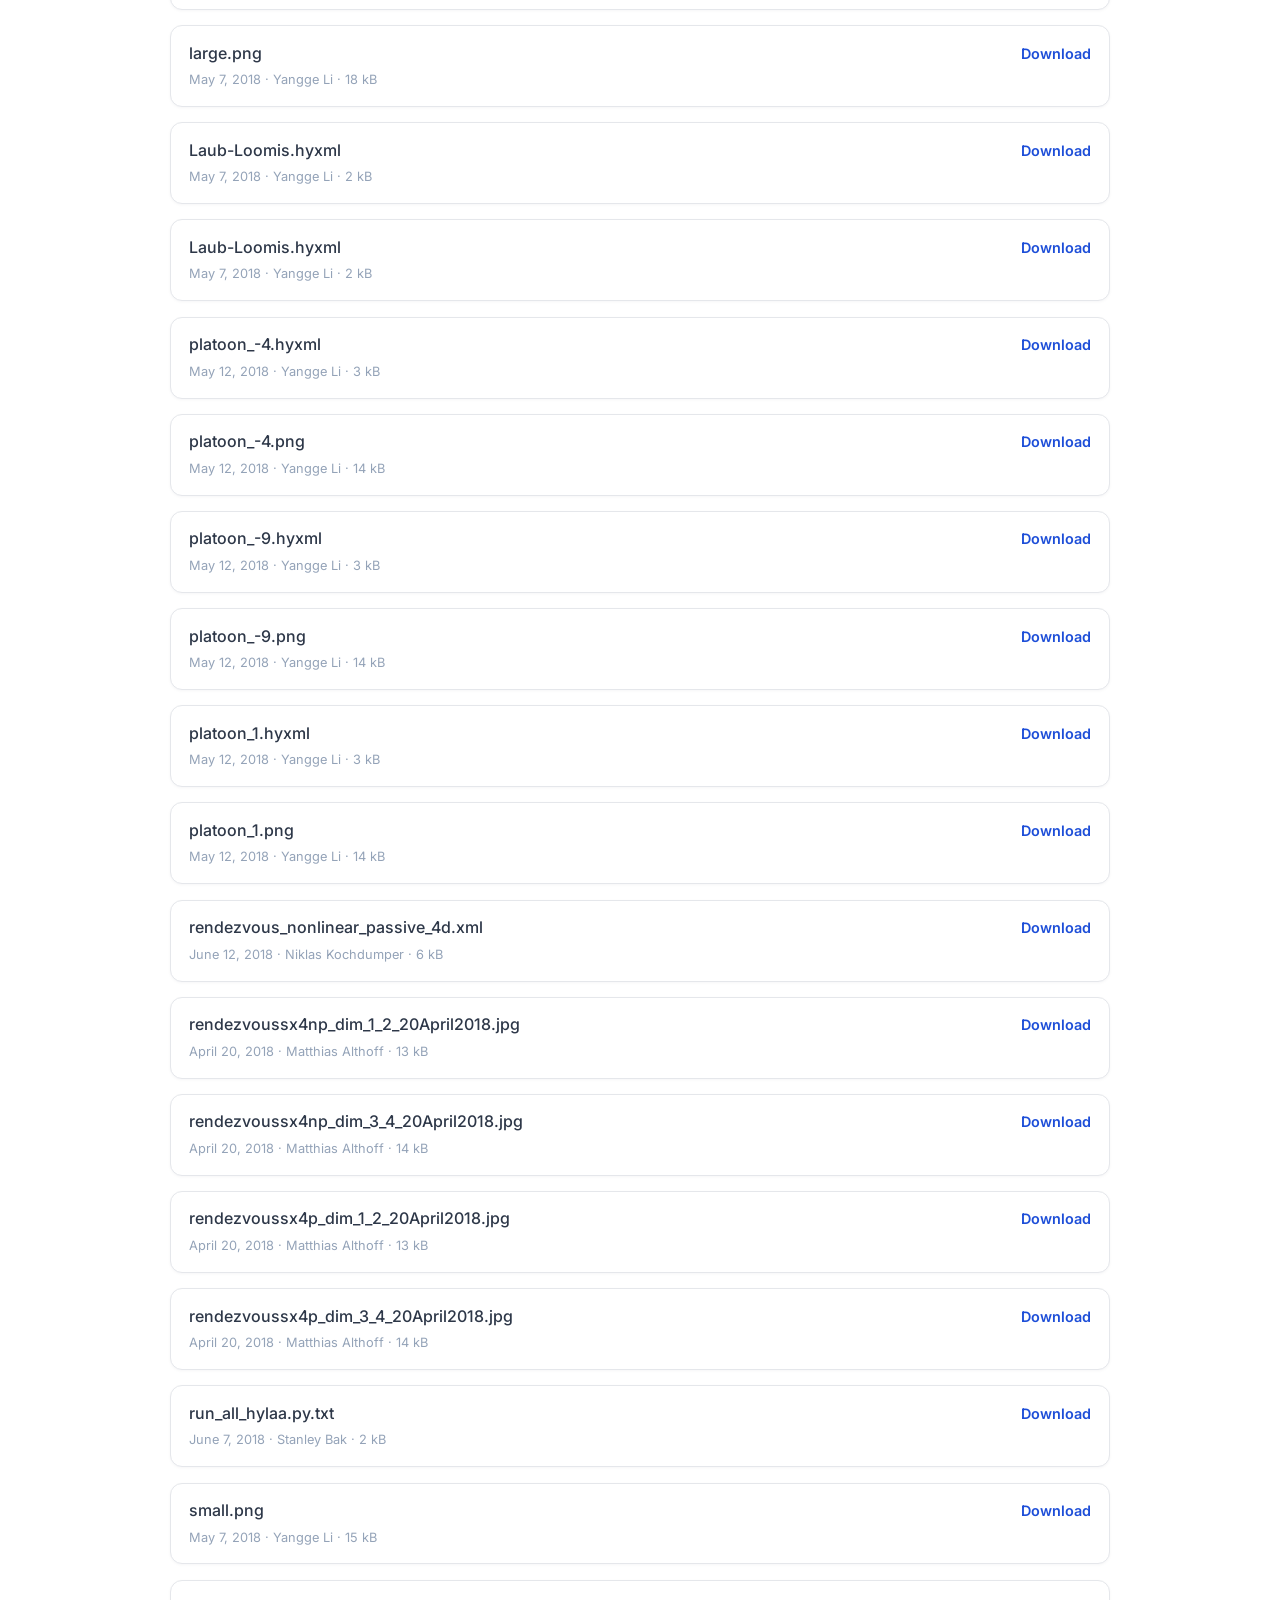
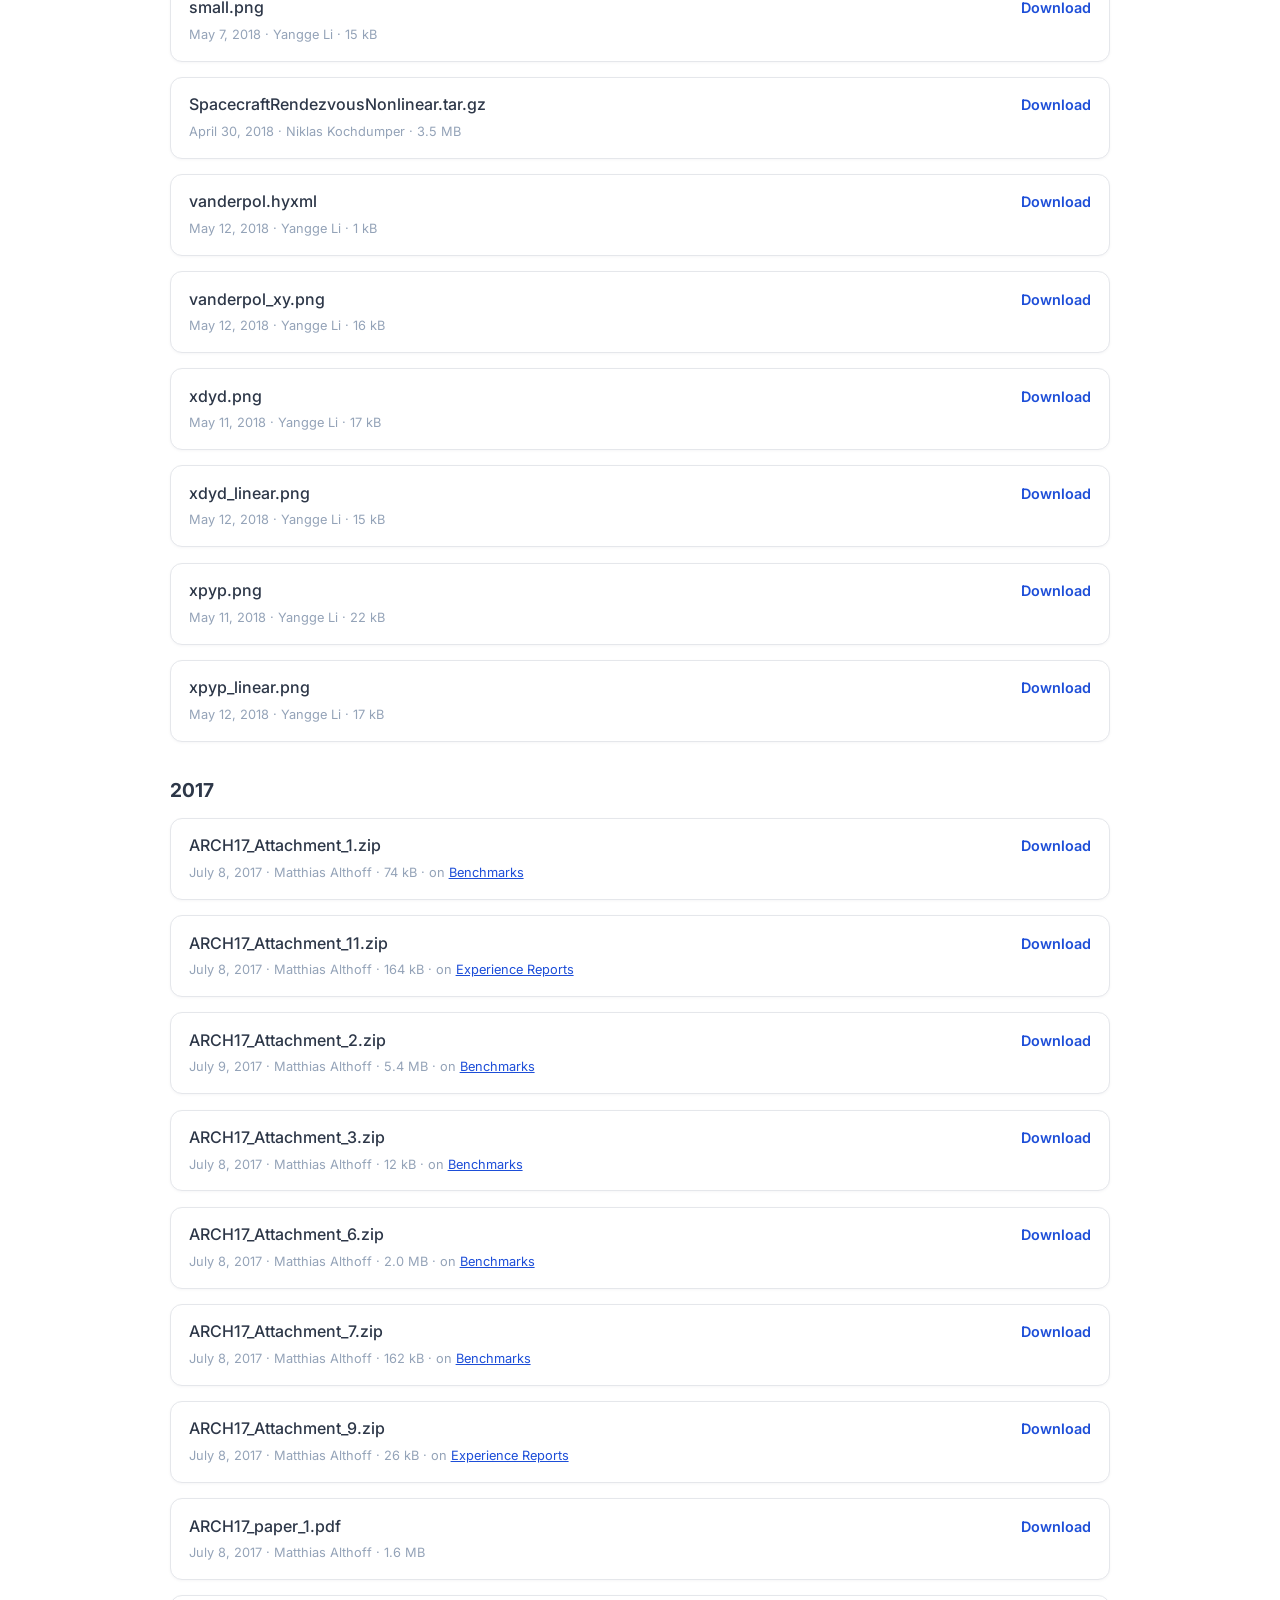
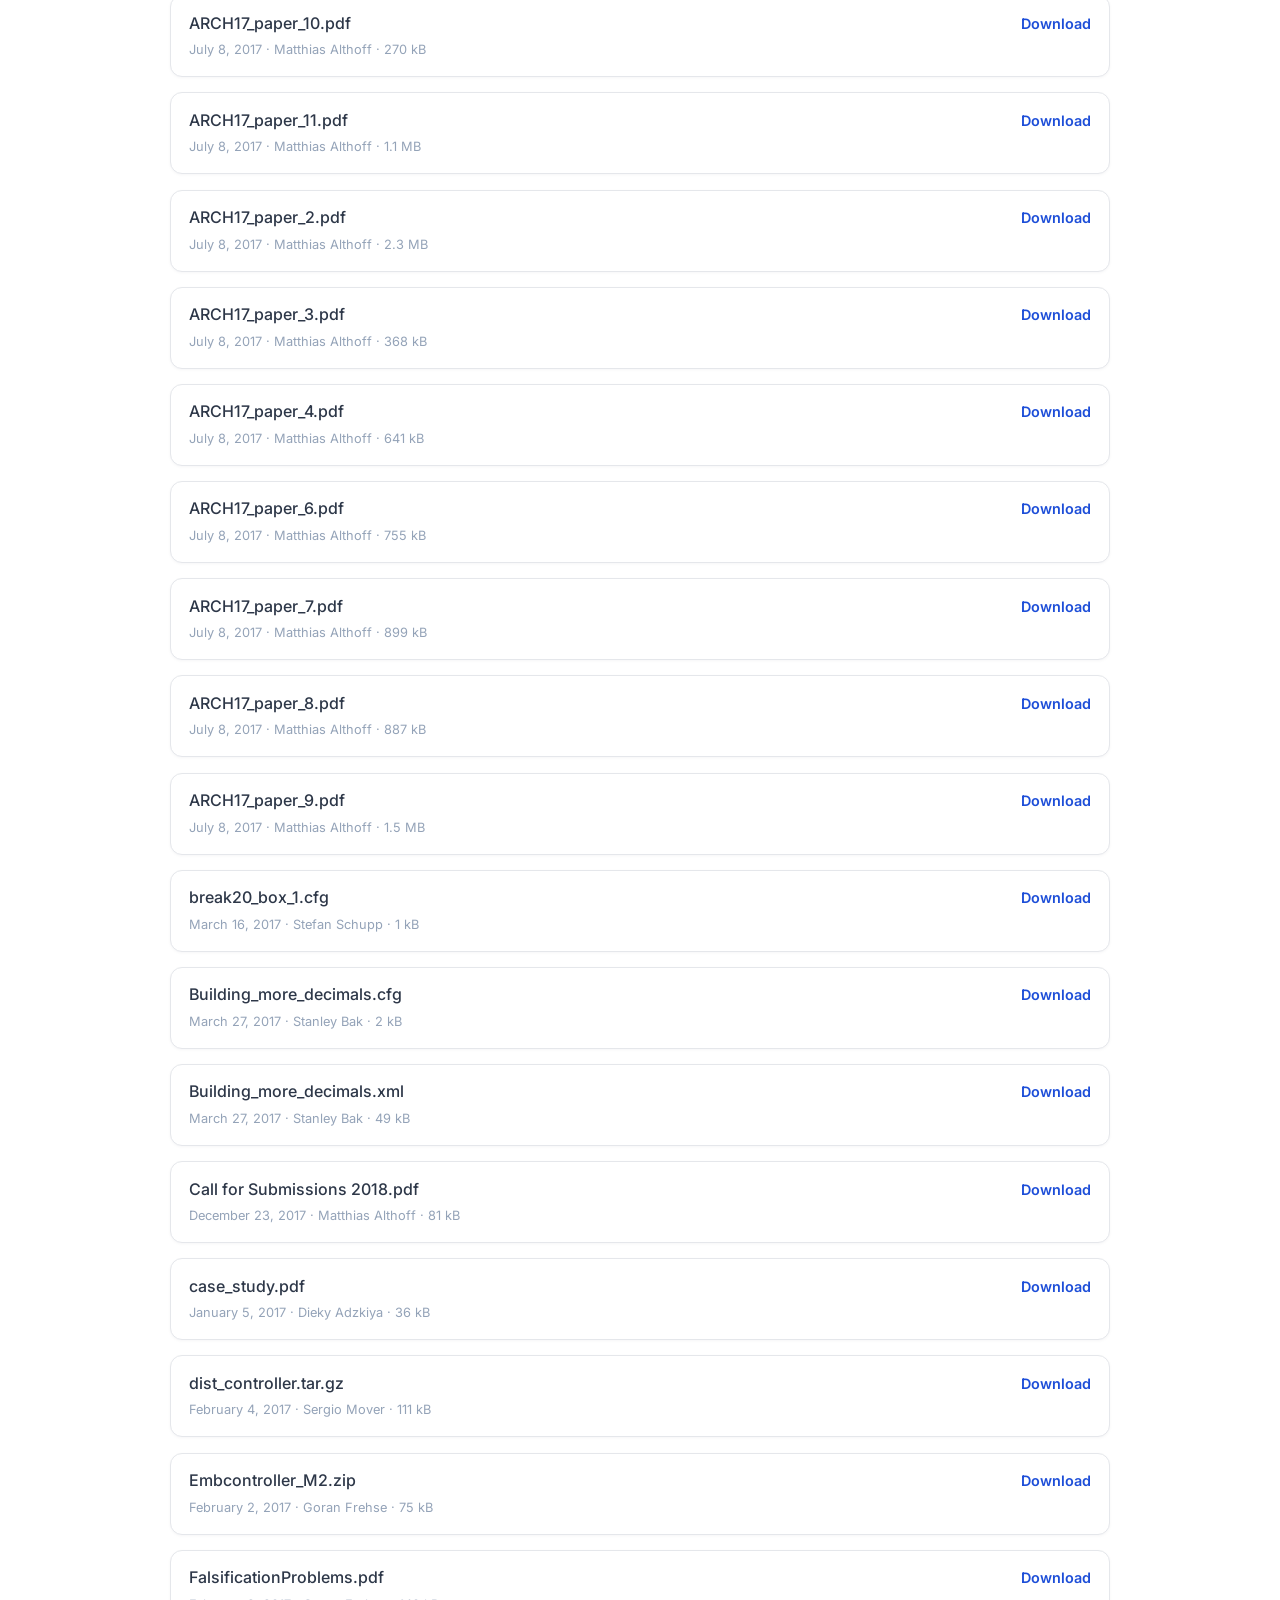
<file: pages/files.html>
<!DOCTYPE html>
<html lang="en">
<head>
    <meta charset="UTF-8">
    <meta name="viewport" content="width=device-width, initial-scale=1.0">
    <title>Files — ARCH</title>
    <meta name="description" content="All files of the ARCH workshop: papers, benchmark models, and attachments.">
    <link rel="canonical" href="https://arch-comp.github.io/pages/files.html">
    <meta name="theme-color" content="#2563eb">
    <link rel="icon" href="../images/favicon.ico" sizes="any">
    <link rel="icon" href="../images/favicon.svg" type="image/svg+xml">
    <link rel="apple-touch-icon" href="../images/apple-touch-icon.png">
    <link rel="stylesheet" href="../css/styles.css">
    <script src="../js/edition.js"></script>
    <script src="../js/layout.js"></script>
    <link rel="preconnect" href="https://fonts.googleapis.com">
    <link rel="preconnect" href="https://fonts.gstatic.com" crossorigin>
    <link href="https://fonts.googleapis.com/css2?family=Inter:wght@300;400;500;600;700&display=swap" rel="stylesheet">
</head>
<body>
    <a href="#main" class="skip-link">Skip to main content</a>
    <script>ARCH.header()</script>

    <main class="main subpage" id="main">
        <div class="container">
            <div class="breadcrumb"><a href="../index.html">Home</a> / Files</div>
            <h1 class="subpage-title">Files</h1>
            <p class="subpage-lead">Every paper, model, and attachment ever posted to the ARCH workshop, grouped by edition (or upload year, where no edition was recorded).</p>
            <div class="prose">
<h3 class="file-year" id="y2024">2024</h3>
<ul class="file-list">
<li class="file-item" id="f98370"><span class="file-title">Call for Submissions ARCH&#x27;24<br><span class="file-meta">March 12, 2024 · Matthias Althoff · 81 kB</span></span><span class="file-links"><a href="https://media.githubusercontent.com/media/ARCH-COMP/arch-comp.github.io/main/files/2024/callForSubmissions_ARCH24.pdf">Download</a></span></li>
</ul>
<h3 class="file-year" id="y2022">2022</h3>
<ul class="file-list">
<li class="file-item" id="f86463"><span class="file-title">08_attitudeControl_01.png<br><span class="file-meta">June 21, 2022 · Tobias Ladner · 27 kB</span></span><span class="file-links"><a href="https://media.githubusercontent.com/media/ARCH-COMP/arch-comp.github.io/main/files/2022/08_attitudeControl_01.png">Download</a></span></li>
<li class="file-item" id="f86464"><span class="file-title">08_attitudeControl_02.png<br><span class="file-meta">June 21, 2022 · Tobias Ladner · 27 kB</span></span><span class="file-links"><a href="https://media.githubusercontent.com/media/ARCH-COMP/arch-comp.github.io/main/files/2022/08_attitudeControl_02.png">Download</a></span></li>
<li class="file-item" id="f85677"><span class="file-title">afrl_docking_benchmark_arch_comp_2022.zip<br><span class="file-meta">June 15, 2022 · Umberto Ravaioli · 708 kB</span></span><span class="file-links"><a href="https://media.githubusercontent.com/media/ARCH-COMP/arch-comp.github.io/main/files/2022/afrl_docking_benchmark_arch_comp_2022.zip">Download</a></span></li>
<li class="file-item" id="f87211"><span class="file-title">ARCH-COMP2022.zip<br><span class="file-meta">July 3, 2022 · Chao Huang · 218 kB</span></span><span class="file-links"><a href="https://media.githubusercontent.com/media/ARCH-COMP/arch-comp.github.io/main/files/2022/ARCH-COMP2022.zip">Download</a></span></li>
<li class="file-item" id="f85668"><span class="file-title">ARCH-COMP2022.zip<br><span class="file-meta">June 15, 2022 · Chao Huang · 218 kB</span></span><span class="file-links"><a href="https://media.githubusercontent.com/media/ARCH-COMP/arch-comp.github.io/main/files/2022/ARCH-COMP2022-85668.zip">Download</a></span></li>
<li class="file-item" id="f85604"><span class="file-title">ARCH-COMP2022.zip<br><span class="file-meta">June 14, 2022 · Chao Huang · 218 kB</span></span><span class="file-links"><a href="https://media.githubusercontent.com/media/ARCH-COMP/arch-comp.github.io/main/files/2022/ARCH-COMP2022-85604.zip">Download</a></span></li>
<li class="file-item" id="f82885"><span class="file-title">callForSubmissions_ARCH22.pdf<br><span class="file-meta">March 30, 2022 · Matthias Althoff · 80 kB</span></span><span class="file-links"><a href="https://media.githubusercontent.com/media/ARCH-COMP/arch-comp.github.io/main/files/calls/callForSubmissions_ARCH22.pdf">Download</a></span></li>
<li class="file-item" id="f91422"><span class="file-title">callForSubmissions_ARCH23.pdf<br><span class="file-meta">December 13, 2022 · Matthias Althoff · 80 kB</span></span><span class="file-links"><a href="https://media.githubusercontent.com/media/ARCH-COMP/arch-comp.github.io/main/files/calls/callForSubmissions_ARCH23.pdf">Download</a></span></li>
<li class="file-item" id="f87214"><span class="file-title">spacecraft.png<br><span class="file-meta">July 4, 2022 · Tobias Ladner · 20 kB</span></span><span class="file-links"><a href="https://media.githubusercontent.com/media/ARCH-COMP/arch-comp.github.io/main/files/2022/spacecraft.png">Download</a></span></li>
</ul>
<h3 class="file-year" id="y2021">2021</h3>
<ul class="file-list">
<li class="file-item" id="f72910"><span class="file-title">callForSubmissions_ARCH21.pdf<br><span class="file-meta">January 17, 2021 · Matthias Althoff · 80 kB</span></span><span class="file-links"><a href="https://media.githubusercontent.com/media/ARCH-COMP/arch-comp.github.io/main/files/calls/callForSubmissions_ARCH21.pdf">Download</a></span></li>
<li class="file-item" id="f76903"><span class="file-title">pendulum-simulations.png<br><span class="file-meta">June 11, 2021 · Christian Schilling · 38 kB</span></span><span class="file-links"><a href="https://media.githubusercontent.com/media/ARCH-COMP/arch-comp.github.io/main/files/2021/pendulum-simulations.png">Download</a></span></li>
<li class="file-item" id="f75657"><span class="file-title">PLAD02-BND.xml<br><span class="file-meta">May 3, 2021 · Stefan Schupp · 11 kB</span></span><span class="file-links"><a href="https://media.githubusercontent.com/media/ARCH-COMP/arch-comp.github.io/main/files/2021/PLAD02-BND.xml">Download</a></span></li>
<li class="file-item" id="f76877"><span class="file-title">single_pendulum_simulations.png<br><span class="file-meta">June 10, 2021 · Christian Schilling · 16 kB</span></span><span class="file-links"><a href="https://media.githubusercontent.com/media/ARCH-COMP/arch-comp.github.io/main/files/2021/single_pendulum_simulations.png">Download</a></span></li>
</ul>
<h3 class="file-year" id="y2020">2020</h3>
<ul class="file-list">
<li class="file-item" id="f78808"><span class="file-title">ARCH20_Attachment_5.zip<br><span class="file-meta">August 28, 2021 · Matthias Althoff · 211 kB · on <a href="benchmarks.html">Benchmarks</a></span></span><span class="file-links"><a href="https://media.githubusercontent.com/media/ARCH-COMP/arch-comp.github.io/main/files/benchmarks/ARCH20_Attachment_5zip.zip">Download</a></span></li>
<li class="file-item" id="f78809"><span class="file-title">ARCH20_Attachment_7.zip<br><span class="file-meta">August 28, 2021 · Matthias Althoff · 1.4 MB · on <a href="benchmarks.html">Benchmarks</a></span></span><span class="file-links"><a href="https://media.githubusercontent.com/media/ARCH-COMP/arch-comp.github.io/main/files/benchmarks/ARCH20_Attachment_7zip.zip">Download</a></span></li>
<li class="file-item" id="f67682"><span class="file-title">building_1sek.pdf<br><span class="file-meta">May 11, 2020 · Stefan Schupp · 9 kB</span></span><span class="file-links"><a href="https://media.githubusercontent.com/media/ARCH-COMP/arch-comp.github.io/main/files/2020/building_1sek.pdf">Download</a></span></li>
<li class="file-item" id="f67683"><span class="file-title">building_20sek.pdf<br><span class="file-meta">May 11, 2020 · Stefan Schupp · 51 kB</span></span><span class="file-links"><a href="https://media.githubusercontent.com/media/ARCH-COMP/arch-comp.github.io/main/files/2020/building_20sek.pdf">Download</a></span></li>
<li class="file-item" id="f67294"><span class="file-title">building_t-20.png<br><span class="file-meta">April 24, 2020 · Rajarshi Ray · 5 kB</span></span><span class="file-links"><a href="https://media.githubusercontent.com/media/ARCH-COMP/arch-comp.github.io/main/files/2020/building_t-20.png">Download</a></span></li>
<li class="file-item" id="f67295"><span class="file-title">building_time-1.png<br><span class="file-meta">April 24, 2020 · Rajarshi Ray · 7 kB</span></span><span class="file-links"><a href="https://media.githubusercontent.com/media/ARCH-COMP/arch-comp.github.io/main/files/2020/building_time-1.png">Download</a></span></li>
<li class="file-item" id="f66424"><span class="file-title">callForSubmissions_ARCH20.pdf<br><span class="file-meta">March 15, 2020 · Matthias Althoff · 80 kB</span></span><span class="file-links"><a href="https://media.githubusercontent.com/media/ARCH-COMP/arch-comp.github.io/main/files/calls/callForSubmissions_ARCH20.pdf">Download</a></span></li>
<li class="file-item" id="f67352"><span class="file-title">embrake.xml<br><span class="file-meta">April 26, 2020 · Christian Schilling · 5 kB</span></span><span class="file-links"><a href="https://media.githubusercontent.com/media/ARCH-COMP/arch-comp.github.io/main/files/benchmarks/embrake.xml">Download</a></span></li>
<li class="file-item" id="f67355"><span class="file-title">embrake_constant_deterministic.png<br><span class="file-meta">April 26, 2020 · Christian Schilling · 25 kB</span></span><span class="file-links"><a href="https://media.githubusercontent.com/media/ARCH-COMP/arch-comp.github.io/main/files/benchmarks/embrake_constant_deterministic.png">Download</a></span></li>
<li class="file-item" id="f67356"><span class="file-title">embrake_constant_nondeterministic.png<br><span class="file-meta">April 26, 2020 · Christian Schilling · 27 kB</span></span><span class="file-links"><a href="https://media.githubusercontent.com/media/ARCH-COMP/arch-comp.github.io/main/files/benchmarks/embrake_constant_nondeterministic.png">Download</a></span></li>
<li class="file-item" id="f67353"><span class="file-title">embrake_deterministic.cfg<br><span class="file-meta">April 26, 2020 · Christian Schilling · 1 kB</span></span><span class="file-links"><a href="https://media.githubusercontent.com/media/ARCH-COMP/arch-comp.github.io/main/files/benchmarks/embrake_deterministic.cfg">Download</a></span></li>
<li class="file-item" id="f67354"><span class="file-title">embrake_nondeterministic.cfg<br><span class="file-meta">April 26, 2020 · Christian Schilling · 1 kB</span></span><span class="file-links"><a href="https://media.githubusercontent.com/media/ARCH-COMP/arch-comp.github.io/main/files/benchmarks/embrake_nondeterministic.cfg">Download</a></span></li>
<li class="file-item" id="f67620"><span class="file-title">embrake_periodic.xml<br><span class="file-meta">May 8, 2020 · Christian Schilling · 5 kB</span></span><span class="file-links"><a href="https://media.githubusercontent.com/media/ARCH-COMP/arch-comp.github.io/main/files/2020/embrake_periodic.xml">Download</a></span></li>
<li class="file-item" id="f67342"><span class="file-title">heat_10.cfg<br><span class="file-meta">April 25, 2020 · Stefan Schupp · 18 kB</span></span><span class="file-links"><a href="https://media.githubusercontent.com/media/ARCH-COMP/arch-comp.github.io/main/files/2020/heat_10.cfg">Download</a></span></li>
<li class="file-item" id="f67343"><span class="file-title">heat_10.xml<br><span class="file-meta">April 25, 2020 · Stefan Schupp · 307 kB</span></span><span class="file-links"><a href="https://media.githubusercontent.com/media/ARCH-COMP/arch-comp.github.io/main/files/2020/heat_10.xml">Download</a></span></li>
<li class="file-item" id="f67344"><span class="file-title">heat_20.cfg<br><span class="file-meta">April 25, 2020 · Stefan Schupp · 152 kB</span></span><span class="file-links"><a href="https://media.githubusercontent.com/media/ARCH-COMP/arch-comp.github.io/main/files/2020/heat_20.cfg">Download</a></span></li>
<li class="file-item" id="f67345"><span class="file-title">heat_20.xml<br><span class="file-meta">April 25, 2020 · Stefan Schupp · 3.3 MB</span></span><span class="file-links"><a href="https://media.githubusercontent.com/media/ARCH-COMP/arch-comp.github.io/main/files/2020/heat_20.xml">Download</a></span></li>
<li class="file-item" id="f67340"><span class="file-title">heat_5.cfg<br><span class="file-meta">April 25, 2020 · Stefan Schupp · 2 kB</span></span><span class="file-links"><a href="https://media.githubusercontent.com/media/ARCH-COMP/arch-comp.github.io/main/files/2020/heat_5.cfg">Download</a></span></li>
<li class="file-item" id="f67341"><span class="file-title">heat_5.xml<br><span class="file-meta">April 25, 2020 · Stefan Schupp · 46 kB</span></span><span class="file-links"><a href="https://media.githubusercontent.com/media/ARCH-COMP/arch-comp.github.io/main/files/2020/heat_5.xml">Download</a></span></li>
<li class="file-item" id="f67346"><span class="file-title">heat_50.cfg<br><span class="file-meta">April 26, 2020 · Stefan Schupp · 2.5 MB</span></span><span class="file-links"><a href="https://media.githubusercontent.com/media/ARCH-COMP/arch-comp.github.io/main/files/2020/heat_50.cfg">Download</a></span></li>
<li class="file-item" id="f67347"><span class="file-title">heat_50.xml<br><span class="file-meta">April 26, 2020 · Stefan Schupp · 52.8 MB</span></span><span class="file-links"><a href="https://media.githubusercontent.com/media/ARCH-COMP/arch-comp.github.io/main/files/2020/heat_50.xml">Download</a></span></li>
<li class="file-item" id="f67348"><span class="file-title">make_heat3d_archcomp.py.txt<br><span class="file-meta">April 26, 2020 · Stefan Schupp · 10 kB</span></span><span class="file-links"><a href="https://media.githubusercontent.com/media/ARCH-COMP/arch-comp.github.io/main/files/2020/make_heat3d_archcomp.py.txt">Download</a></span></li>
<li class="file-item" id="f78810"><span class="file-title">paper_1.pdf<br><span class="file-meta">August 28, 2021 · Matthias Althoff · 1.3 MB</span></span><span class="file-links"><a href="https://media.githubusercontent.com/media/ARCH-COMP/arch-comp.github.io/main/files/2020/paper_1.pdf">Download</a></span></li>
<li class="file-item" id="f78811"><span class="file-title">paper_2.pdf<br><span class="file-meta">August 28, 2021 · Matthias Althoff · 670 kB</span></span><span class="file-links"><a href="https://media.githubusercontent.com/media/ARCH-COMP/arch-comp.github.io/main/files/2020/paper_2.pdf">Download</a></span></li>
<li class="file-item" id="f78812"><span class="file-title">paper_3.pdf<br><span class="file-meta">August 28, 2021 · Matthias Althoff · 1.5 MB</span></span><span class="file-links"><a href="https://media.githubusercontent.com/media/ARCH-COMP/arch-comp.github.io/main/files/2020/paper_3.pdf">Download</a></span></li>
<li class="file-item" id="f78813"><span class="file-title">paper_5.pdf<br><span class="file-meta">August 28, 2021 · Matthias Althoff · 973 kB</span></span><span class="file-links"><a href="https://media.githubusercontent.com/media/ARCH-COMP/arch-comp.github.io/main/files/2020/paper_5.pdf">Download</a></span></li>
<li class="file-item" id="f78814"><span class="file-title">paper_6.pdf<br><span class="file-meta">August 28, 2021 · Matthias Althoff · 715 kB</span></span><span class="file-links"><a href="https://media.githubusercontent.com/media/ARCH-COMP/arch-comp.github.io/main/files/2020/paper_6.pdf">Download</a></span></li>
<li class="file-item" id="f78815"><span class="file-title">paper_7.pdf<br><span class="file-meta">August 28, 2021 · Matthias Althoff · 395 kB</span></span><span class="file-links"><a href="https://media.githubusercontent.com/media/ARCH-COMP/arch-comp.github.io/main/files/2020/paper_7.pdf">Download</a></span></li>
<li class="file-item" id="f78816"><span class="file-title">paper_inv-1.pdf<br><span class="file-meta">August 28, 2021 · Matthias Althoff · 3.6 MB</span></span><span class="file-links"><a href="https://media.githubusercontent.com/media/ARCH-COMP/arch-comp.github.io/main/files/2020/paper_inv-1.pdf">Download</a></span></li>
<li class="file-item" id="f78817"><span class="file-title">paper_inv-2.pdf<br><span class="file-meta">August 28, 2021 · Matthias Althoff · 2.9 MB</span></span><span class="file-links"><a href="https://media.githubusercontent.com/media/ARCH-COMP/arch-comp.github.io/main/files/2020/paper_inv-2.pdf">Download</a></span></li>
<li class="file-item" id="f78818"><span class="file-title">paper_inv-3.pdf<br><span class="file-meta">August 28, 2021 · Matthias Althoff · 941 kB</span></span><span class="file-links"><a href="https://media.githubusercontent.com/media/ARCH-COMP/arch-comp.github.io/main/files/2020/paper_inv-3.pdf">Download</a></span></li>
<li class="file-item" id="f78819"><span class="file-title">paper_inv-4.pdf<br><span class="file-meta">August 28, 2021 · Matthias Althoff · 1.0 MB</span></span><span class="file-links"><a href="https://media.githubusercontent.com/media/ARCH-COMP/arch-comp.github.io/main/files/2020/paper_inv-4.pdf">Download</a></span></li>
<li class="file-item" id="f78820"><span class="file-title">paper_inv-5.pdf<br><span class="file-meta">August 28, 2021 · Matthias Althoff · 564 kB</span></span><span class="file-links"><a href="https://media.githubusercontent.com/media/ARCH-COMP/arch-comp.github.io/main/files/2020/paper_inv-5.pdf">Download</a></span></li>
<li class="file-item" id="f78821"><span class="file-title">paper_inv-6.pdf<br><span class="file-meta">August 28, 2021 · Matthias Althoff · 434 kB</span></span><span class="file-links"><a href="https://media.githubusercontent.com/media/ARCH-COMP/arch-comp.github.io/main/files/2020/paper_inv-6.pdf">Download</a></span></li>
<li class="file-item" id="f78822"><span class="file-title">paper_inv-7.pdf<br><span class="file-meta">August 28, 2021 · Matthias Althoff · 305 kB</span></span><span class="file-links"><a href="https://media.githubusercontent.com/media/ARCH-COMP/arch-comp.github.io/main/files/2020/paper_inv-7.pdf">Download</a></span></li>
<li class="file-item" id="f78823"><span class="file-title">paper_inv-8.pdf<br><span class="file-meta">August 28, 2021 · Matthias Althoff · 2.3 MB</span></span><span class="file-links"><a href="https://media.githubusercontent.com/media/ARCH-COMP/arch-comp.github.io/main/files/2020/paper_inv-8.pdf">Download</a></span></li>
<li class="file-item" id="f67350"><span class="file-title">SRA01-SR02.png<br><span class="file-meta">April 26, 2020 · Rajarshi Ray · 6 kB</span></span><span class="file-links"><a href="https://media.githubusercontent.com/media/ARCH-COMP/arch-comp.github.io/main/files/2020/SRA01-SR02.png">Download</a></span></li>
<li class="file-item" id="f67349"><span class="file-title">SRNA01-SR02.png<br><span class="file-meta">April 26, 2020 · Rajarshi Ray · 5 kB</span></span><span class="file-links"><a href="https://media.githubusercontent.com/media/ARCH-COMP/arch-comp.github.io/main/files/2020/SRNA01-SR02.png">Download</a></span></li>
</ul>
<h3 class="file-year" id="y2019">2019</h3>
<ul class="file-list">
<li class="file-item" id="f59707"><span class="file-title">anim_frames.zip<br><span class="file-meta">March 15, 2019 · Stanley Bak · 4.6 MB</span></span><span class="file-links"><a href="https://media.githubusercontent.com/media/ARCH-COMP/arch-comp.github.io/main/files/2019/anim_frames.zip">Download</a></span></li>
<li class="file-item" id="f59708"><span class="file-title">anim_rendezvous.gif<br><span class="file-meta">March 15, 2019 · Stanley Bak · 2.6 MB</span></span><span class="file-links"><a href="https://media.githubusercontent.com/media/ARCH-COMP/arch-comp.github.io/main/files/2019/anim_rendezvous.gif">Download</a></span></li>
<li class="file-item" id="f78824"><span class="file-title">ARCH19_Attachment_2.zip<br><span class="file-meta">August 28, 2021 · Matthias Althoff · 70.5 MB · on <a href="benchmarks.html">Benchmarks</a></span></span><span class="file-links"><a href="https://media.githubusercontent.com/media/ARCH-COMP/arch-comp.github.io/main/files/benchmarks/ARCH19_Attachment_2zip.zip">Download</a></span></li>
<li class="file-item" id="f78794"><span class="file-title">ARCH19_Attachment_3.zip<br><span class="file-meta">August 28, 2021 · Matthias Althoff · 3.8 MB · on <a href="benchmarks.html">Benchmarks</a></span></span><span class="file-links"><a href="https://media.githubusercontent.com/media/ARCH-COMP/arch-comp.github.io/main/files/benchmarks/ARCH19_Attachment_3zip.zip">Download</a></span></li>
<li class="file-item" id="f58955"><span class="file-title">ArtificialPancreas.zip<br><span class="file-meta">February 19, 2019 · Niklas Kochdumper · 43 kB</span></span><span class="file-links"><a href="https://media.githubusercontent.com/media/ARCH-COMP/arch-comp.github.io/main/files/2019/ArtificialPancreas.zip">Download</a></span></li>
<li class="file-item" id="f78795"><span class="file-title">paper_1.pdf<br><span class="file-meta">August 28, 2021 · Matthias Althoff · 1.3 MB</span></span><span class="file-links"><a href="https://media.githubusercontent.com/media/ARCH-COMP/arch-comp.github.io/main/files/2019/paper_1.pdf">Download</a></span></li>
<li class="file-item" id="f78796"><span class="file-title">paper_2.pdf<br><span class="file-meta">August 28, 2021 · Matthias Althoff · 670 kB</span></span><span class="file-links"><a href="https://media.githubusercontent.com/media/ARCH-COMP/arch-comp.github.io/main/files/2019/paper_2.pdf">Download</a></span></li>
<li class="file-item" id="f78797"><span class="file-title">paper_3.pdf<br><span class="file-meta">August 28, 2021 · Matthias Althoff · 1.5 MB</span></span><span class="file-links"><a href="https://media.githubusercontent.com/media/ARCH-COMP/arch-comp.github.io/main/files/2019/paper_3.pdf">Download</a></span></li>
<li class="file-item" id="f78798"><span class="file-title">paper_4.pdf<br><span class="file-meta">August 28, 2021 · Matthias Althoff · 512 kB</span></span><span class="file-links"><a href="https://media.githubusercontent.com/media/ARCH-COMP/arch-comp.github.io/main/files/2019/paper_4.pdf">Download</a></span></li>
<li class="file-item" id="f78799"><span class="file-title">paper_inv-1.pdf<br><span class="file-meta">August 28, 2021 · Matthias Althoff · 3.6 MB</span></span><span class="file-links"><a href="https://media.githubusercontent.com/media/ARCH-COMP/arch-comp.github.io/main/files/2019/paper_inv-1.pdf">Download</a></span></li>
<li class="file-item" id="f78800"><span class="file-title">paper_inv-2.pdf<br><span class="file-meta">August 28, 2021 · Matthias Althoff · 2.9 MB</span></span><span class="file-links"><a href="https://media.githubusercontent.com/media/ARCH-COMP/arch-comp.github.io/main/files/2019/paper_inv-2.pdf">Download</a></span></li>
<li class="file-item" id="f78801"><span class="file-title">paper_inv-3.pdf<br><span class="file-meta">August 28, 2021 · Matthias Althoff · 941 kB</span></span><span class="file-links"><a href="https://media.githubusercontent.com/media/ARCH-COMP/arch-comp.github.io/main/files/2019/paper_inv-3.pdf">Download</a></span></li>
<li class="file-item" id="f78802"><span class="file-title">paper_inv-4.pdf<br><span class="file-meta">August 28, 2021 · Matthias Althoff · 1.0 MB</span></span><span class="file-links"><a href="https://media.githubusercontent.com/media/ARCH-COMP/arch-comp.github.io/main/files/2019/paper_inv-4.pdf">Download</a></span></li>
<li class="file-item" id="f78803"><span class="file-title">paper_inv-5.pdf<br><span class="file-meta">August 28, 2021 · Matthias Althoff · 564 kB</span></span><span class="file-links"><a href="https://media.githubusercontent.com/media/ARCH-COMP/arch-comp.github.io/main/files/2019/paper_inv-5.pdf">Download</a></span></li>
<li class="file-item" id="f78804"><span class="file-title">paper_inv-6.pdf<br><span class="file-meta">August 28, 2021 · Matthias Althoff · 434 kB</span></span><span class="file-links"><a href="https://media.githubusercontent.com/media/ARCH-COMP/arch-comp.github.io/main/files/2019/paper_inv-6.pdf">Download</a></span></li>
<li class="file-item" id="f78805"><span class="file-title">paper_inv-7.pdf<br><span class="file-meta">August 28, 2021 · Matthias Althoff · 305 kB</span></span><span class="file-links"><a href="https://media.githubusercontent.com/media/ARCH-COMP/arch-comp.github.io/main/files/2019/paper_inv-7.pdf">Download</a></span></li>
<li class="file-item" id="f78806"><span class="file-title">paper_inv-8.pdf<br><span class="file-meta">August 28, 2021 · Matthias Althoff · 2.3 MB</span></span><span class="file-links"><a href="https://media.githubusercontent.com/media/ARCH-COMP/arch-comp.github.io/main/files/2019/paper_inv-8.pdf">Download</a></span></li>
<li class="file-item" id="f78807"><span class="file-title">paper_inv-9.pdf<br><span class="file-meta">August 28, 2021 · Matthias Althoff · 289 kB</span></span><span class="file-links"><a href="https://media.githubusercontent.com/media/ARCH-COMP/arch-comp.github.io/main/files/2019/paper_inv-9.pdf">Download</a></span></li>
</ul>
<h3 class="file-year" id="y2018">2018</h3>
<ul class="file-list">
<li class="file-item" id="f47176"><span class="file-title">ARCH-COMP18-call-v2.pdf<br><span class="file-meta">March 2, 2018 · Matthias Althoff · 48 kB</span></span><span class="file-links"><a href="https://media.githubusercontent.com/media/ARCH-COMP/arch-comp.github.io/main/files/calls/ARCH-COMP18-call-v2.pdf">Download</a></span></li>
<li class="file-item" id="f59334"><span class="file-title">ARCH18_Attachment_1.zip<br><span class="file-meta">March 6, 2019 · Matthias Althoff · 12.5 MB · on <a href="tool-presentations.html">Tool Presentations</a></span></span><span class="file-links"><a href="https://media.githubusercontent.com/media/ARCH-COMP/arch-comp.github.io/main/files/tool-presentations/ARCH18_Attachment_1zip.zip">Download</a></span></li>
<li class="file-item" id="f59333"><span class="file-title">ARCH18_Attachment_2.zip<br><span class="file-meta">March 6, 2019 · Matthias Althoff · 14.0 MB · on <a href="benchmarks.html">Benchmarks</a></span></span><span class="file-links"><a href="https://media.githubusercontent.com/media/ARCH-COMP/arch-comp.github.io/main/files/benchmarks/ARCH18_Attachment_2zip.zip">Download</a></span></li>
<li class="file-item" id="f80268"><span class="file-title">ARCH18_Attachment_3.zip<br><span class="file-meta">November 12, 2021 · Matthias Althoff · 48 kB · on <a href="benchmarks.html">Benchmarks</a></span></span><span class="file-links"><a href="https://media.githubusercontent.com/media/ARCH-COMP/arch-comp.github.io/main/files/benchmarks/ARCH18_Attachment_3zip.zip">Download</a></span></li>
<li class="file-item" id="f59332"><span class="file-title">ARCH18_Attachment_4.zip<br><span class="file-meta">March 6, 2019 · Matthias Althoff · 934 kB · on <a href="benchmarks.html">Benchmarks</a></span></span><span class="file-links"><a href="https://media.githubusercontent.com/media/ARCH-COMP/arch-comp.github.io/main/files/benchmarks/ARCH18_Attachment_4zip.zip">Download</a></span></li>
<li class="file-item" id="f78228"><span class="file-title">ARCH18_Attachment_6.zip<br><span class="file-meta">July 28, 2021 · Matthias Althoff · 30.2 MB · on <a href="benchmarks.html">Benchmarks</a></span></span><span class="file-links"><a href="https://media.githubusercontent.com/media/ARCH-COMP/arch-comp.github.io/main/files/benchmarks/ARCH18_Attachment_6zip.zip">Download</a></span></li>
<li class="file-item" id="f59331"><span class="file-title">ARCH18_Attachment_7.zip<br><span class="file-meta">March 6, 2019 · Matthias Althoff · 29 kB · on <a href="benchmarks.html">Benchmarks</a></span></span><span class="file-links"><a href="https://media.githubusercontent.com/media/ARCH-COMP/arch-comp.github.io/main/files/benchmarks/ARCH18_Attachment_7zip.zip">Download</a></span></li>
<li class="file-item" id="f78227"><span class="file-title">ARCH18_Attachment_8.zip<br><span class="file-meta">July 28, 2021 · Matthias Althoff · 13 kB · on <a href="benchmarks.html">Benchmarks</a></span></span><span class="file-links"><a href="https://media.githubusercontent.com/media/ARCH-COMP/arch-comp.github.io/main/files/benchmarks/ARCH18_Attachment_8zip.zip">Download</a></span></li>
<li class="file-item" id="f59344"><span class="file-title">ARCH18_Attachment_9.zip<br><span class="file-meta">March 6, 2019 · Matthias Althoff · 150 kB · on <a href="benchmarks.html">Benchmarks</a></span></span><span class="file-links"><a href="https://media.githubusercontent.com/media/ARCH-COMP/arch-comp.github.io/main/files/benchmarks/ARCH18_Attachment_9zip.zip">Download</a></span></li>
<li class="file-item" id="f59330"><span class="file-title">ARCH18_paper_1.pdf<br><span class="file-meta">March 6, 2019 · Matthias Althoff · 378 kB</span></span><span class="file-links"><a href="https://media.githubusercontent.com/media/ARCH-COMP/arch-comp.github.io/main/files/2018/ARCH18_paper_1.pdf">Download</a></span></li>
<li class="file-item" id="f59329"><span class="file-title">ARCH18_paper_2.pdf<br><span class="file-meta">March 6, 2019 · Matthias Althoff · 726 kB</span></span><span class="file-links"><a href="https://media.githubusercontent.com/media/ARCH-COMP/arch-comp.github.io/main/files/2018/ARCH18_paper_2.pdf">Download</a></span></li>
<li class="file-item" id="f59328"><span class="file-title">ARCH18_paper_3.pdf<br><span class="file-meta">March 6, 2019 · Matthias Althoff · 365 kB</span></span><span class="file-links"><a href="https://media.githubusercontent.com/media/ARCH-COMP/arch-comp.github.io/main/files/2018/ARCH18_paper_3.pdf">Download</a></span></li>
<li class="file-item" id="f59327"><span class="file-title">ARCH18_paper_4.pdf<br><span class="file-meta">March 6, 2019 · Matthias Althoff · 1.2 MB</span></span><span class="file-links"><a href="https://media.githubusercontent.com/media/ARCH-COMP/arch-comp.github.io/main/files/2018/ARCH18_paper_4.pdf">Download</a></span></li>
<li class="file-item" id="f59326"><span class="file-title">ARCH18_paper_5.pdf<br><span class="file-meta">March 6, 2019 · Matthias Althoff · 368 kB</span></span><span class="file-links"><a href="https://media.githubusercontent.com/media/ARCH-COMP/arch-comp.github.io/main/files/2018/ARCH18_paper_5.pdf">Download</a></span></li>
<li class="file-item" id="f59325"><span class="file-title">ARCH18_paper_6.pdf<br><span class="file-meta">March 6, 2019 · Matthias Althoff · 645 kB</span></span><span class="file-links"><a href="https://media.githubusercontent.com/media/ARCH-COMP/arch-comp.github.io/main/files/2018/ARCH18_paper_6.pdf">Download</a></span></li>
<li class="file-item" id="f59324"><span class="file-title">ARCH18_paper_7.pdf<br><span class="file-meta">March 6, 2019 · Matthias Althoff · 487 kB</span></span><span class="file-links"><a href="https://media.githubusercontent.com/media/ARCH-COMP/arch-comp.github.io/main/files/2018/ARCH18_paper_7.pdf">Download</a></span></li>
<li class="file-item" id="f59323"><span class="file-title">ARCH18_paper_8.pdf<br><span class="file-meta">March 6, 2019 · Matthias Althoff · 1.1 MB</span></span><span class="file-links"><a href="https://media.githubusercontent.com/media/ARCH-COMP/arch-comp.github.io/main/files/2018/ARCH18_paper_8.pdf">Download</a></span></li>
<li class="file-item" id="f59322"><span class="file-title">ARCH18_paper_9.pdf<br><span class="file-meta">March 6, 2019 · Matthias Althoff · 696 kB</span></span><span class="file-links"><a href="https://media.githubusercontent.com/media/ARCH-COMP/arch-comp.github.io/main/files/2018/ARCH18_paper_9.pdf">Download</a></span></li>
<li class="file-item" id="f47177"><span class="file-title">ARCH_CompetitionStatutes2017.pdf<br><span class="file-meta">March 2, 2018 · Matthias Althoff · 92 kB</span></span><span class="file-links"><a href="https://media.githubusercontent.com/media/ARCH-COMP/arch-comp.github.io/main/files/calls/ARCH_CompetitionStatutes2017.pdf">Download</a></span></li>
<li class="file-item" id="f49796"><span class="file-title">ArtificialPancreas.tar.gz<br><span class="file-meta">May 4, 2018 · Niklas Kochdumper · 8.2 MB</span></span><span class="file-links"><a href="https://media.githubusercontent.com/media/ARCH-COMP/arch-comp.github.io/main/files/2018/ArtificialPancreas.tar.gz">Download</a></span></li>
<li class="file-item" id="f50195"><span class="file-title">building.png<br><span class="file-meta">May 12, 2018 · Yangge Li · 24 kB</span></span><span class="file-links"><a href="https://media.githubusercontent.com/media/ARCH-COMP/arch-comp.github.io/main/files/2018/building.png">Download</a></span></li>
<li class="file-item" id="f50196"><span class="file-title">buildr_48.hyxml<br><span class="file-meta">May 12, 2018 · Yangge Li · 53 kB</span></span><span class="file-links"><a href="https://media.githubusercontent.com/media/ARCH-COMP/arch-comp.github.io/main/files/2018/buildr_48.hyxml">Download</a></span></li>
<li class="file-item" id="f50209"><span class="file-title">c2e2_linear_noPass_4d.hyxml<br><span class="file-meta">May 12, 2018 · Yangge Li · 5 kB</span></span><span class="file-links"><a href="https://media.githubusercontent.com/media/ARCH-COMP/arch-comp.github.io/main/files/2018/c2e2_linear_noPass_4d.hyxml">Download</a></span></li>
<li class="file-item" id="f50210"><span class="file-title">c2e2_linear_noPass_6d.hyxml<br><span class="file-meta">May 12, 2018 · Yangge Li · 9 kB</span></span><span class="file-links"><a href="https://media.githubusercontent.com/media/ARCH-COMP/arch-comp.github.io/main/files/2018/c2e2_linear_noPass_6d.hyxml">Download</a></span></li>
<li class="file-item" id="f50190"><span class="file-title">c2e2_nonlinear_noPass_4d.hyxml<br><span class="file-meta">May 11, 2018 · Yangge Li · 6 kB</span></span><span class="file-links"><a href="https://media.githubusercontent.com/media/ARCH-COMP/arch-comp.github.io/main/files/benchmarks/c2e2_nonlinear_noPass_4d.hyxml">Download</a></span></li>
<li class="file-item" id="f50191"><span class="file-title">c2e2_nonlinear_noPass_6d.hyxml<br><span class="file-meta">May 11, 2018 · Yangge Li · 10 kB</span></span><span class="file-links"><a href="https://media.githubusercontent.com/media/ARCH-COMP/arch-comp.github.io/main/files/benchmarks/c2e2_nonlinear_noPass_6d.hyxml">Download</a></span></li>
<li class="file-item" id="f47175"><span class="file-title">Call_for_Competition_2017.pdf<br><span class="file-meta">March 2, 2018 · Matthias Althoff · 78 kB</span></span><span class="file-links"><a href="https://media.githubusercontent.com/media/ARCH-COMP/arch-comp.github.io/main/files/calls/Call_for_Competition_2017.pdf">Download</a></span></li>
<li class="file-item" id="f57639"><span class="file-title">callForSubmissions_ARCH19.pdf<br><span class="file-meta">December 24, 2018 · Matthias Althoff · 81 kB</span></span><span class="file-links"><a href="https://media.githubusercontent.com/media/ARCH-COMP/arch-comp.github.io/main/files/calls/callForSubmissions_ARCH19.pdf">Download</a></span></li>
<li class="file-item" id="f50457"><span class="file-title">drivetrain_deag.py.txt<br><span class="file-meta">May 15, 2018 · Stanley Bak · 8 kB</span></span><span class="file-links"><a href="https://media.githubusercontent.com/media/ARCH-COMP/arch-comp.github.io/main/files/2018/drivetrain_deag.py.txt">Download</a></span></li>
<li class="file-item" id="f52988"><span class="file-title">drivetrain_spaceex.zip<br><span class="file-meta">June 8, 2018 · Stanley Bak · 13 kB</span></span><span class="file-links"><a href="https://media.githubusercontent.com/media/ARCH-COMP/arch-comp.github.io/main/files/2018/drivetrain_spaceex.zip">Download</a></span></li>
<li class="file-item" id="f49115"><span class="file-title">drivetrain_sx.zip<br><span class="file-meta">April 18, 2018 · Goran Frehse · 19 kB</span></span><span class="file-links"><a href="https://media.githubusercontent.com/media/ARCH-COMP/arch-comp.github.io/main/files/benchmarks/drivetrain_sx.zip">Download</a></span></li>
<li class="file-item" id="f48402"><span class="file-title">iss_fixed_long.png<br><span class="file-meta">March 26, 2018 · Stanley Bak · 117 kB</span></span><span class="file-links"><a href="https://media.githubusercontent.com/media/ARCH-COMP/arch-comp.github.io/main/files/benchmarks/iss_fixed_long.png">Download</a></span></li>
<li class="file-item" id="f48403"><span class="file-title">iss_fixed_short.png<br><span class="file-meta">March 26, 2018 · Stanley Bak · 76 kB</span></span><span class="file-links"><a href="https://media.githubusercontent.com/media/ARCH-COMP/arch-comp.github.io/main/files/benchmarks/iss_fixed_short.png">Download</a></span></li>
<li class="file-item" id="f48404"><span class="file-title">iss_fixed_zoom.png<br><span class="file-meta">March 26, 2018 · Stanley Bak · 73 kB</span></span><span class="file-links"><a href="https://media.githubusercontent.com/media/ARCH-COMP/arch-comp.github.io/main/files/benchmarks/iss_fixed_zoom.png">Download</a></span></li>
<li class="file-item" id="f48405"><span class="file-title">iss_time_varying.png<br><span class="file-meta">March 26, 2018 · Stanley Bak · 109 kB</span></span><span class="file-links"><a href="https://media.githubusercontent.com/media/ARCH-COMP/arch-comp.github.io/main/files/benchmarks/iss_time_varying.png">Download</a></span></li>
<li class="file-item" id="f49854"><span class="file-title">large.png<br><span class="file-meta">May 7, 2018 · Yangge Li · 18 kB</span></span><span class="file-links"><a href="https://media.githubusercontent.com/media/ARCH-COMP/arch-comp.github.io/main/files/benchmarks/large.png">Download</a></span></li>
<li class="file-item" id="f49814"><span class="file-title">large.png<br><span class="file-meta">May 7, 2018 · Yangge Li · 18 kB</span></span><span class="file-links"><a href="https://media.githubusercontent.com/media/ARCH-COMP/arch-comp.github.io/main/files/experience-reports/large.png">Download</a></span></li>
<li class="file-item" id="f49855"><span class="file-title">Laub-Loomis.hyxml<br><span class="file-meta">May 7, 2018 · Yangge Li · 2 kB</span></span><span class="file-links"><a href="https://media.githubusercontent.com/media/ARCH-COMP/arch-comp.github.io/main/files/benchmarks/Laub-Loomis.hyxml">Download</a></span></li>
<li class="file-item" id="f49815"><span class="file-title">Laub-Loomis.hyxml<br><span class="file-meta">May 7, 2018 · Yangge Li · 2 kB</span></span><span class="file-links"><a href="https://media.githubusercontent.com/media/ARCH-COMP/arch-comp.github.io/main/files/experience-reports/Laub-Loomis.hyxml">Download</a></span></li>
<li class="file-item" id="f50205"><span class="file-title">platoon_-4.hyxml<br><span class="file-meta">May 12, 2018 · Yangge Li · 3 kB</span></span><span class="file-links"><a href="https://media.githubusercontent.com/media/ARCH-COMP/arch-comp.github.io/main/files/2018/platoon_-4.hyxml">Download</a></span></li>
<li class="file-item" id="f50202"><span class="file-title">platoon_-4.png<br><span class="file-meta">May 12, 2018 · Yangge Li · 14 kB</span></span><span class="file-links"><a href="https://media.githubusercontent.com/media/ARCH-COMP/arch-comp.github.io/main/files/2018/platoon_-4.png">Download</a></span></li>
<li class="file-item" id="f50206"><span class="file-title">platoon_-9.hyxml<br><span class="file-meta">May 12, 2018 · Yangge Li · 3 kB</span></span><span class="file-links"><a href="https://media.githubusercontent.com/media/ARCH-COMP/arch-comp.github.io/main/files/2018/platoon_-9.hyxml">Download</a></span></li>
<li class="file-item" id="f50203"><span class="file-title">platoon_-9.png<br><span class="file-meta">May 12, 2018 · Yangge Li · 14 kB</span></span><span class="file-links"><a href="https://media.githubusercontent.com/media/ARCH-COMP/arch-comp.github.io/main/files/2018/platoon_-9.png">Download</a></span></li>
<li class="file-item" id="f50204"><span class="file-title">platoon_1.hyxml<br><span class="file-meta">May 12, 2018 · Yangge Li · 3 kB</span></span><span class="file-links"><a href="https://media.githubusercontent.com/media/ARCH-COMP/arch-comp.github.io/main/files/2018/platoon_1.hyxml">Download</a></span></li>
<li class="file-item" id="f50201"><span class="file-title">platoon_1.png<br><span class="file-meta">May 12, 2018 · Yangge Li · 14 kB</span></span><span class="file-links"><a href="https://media.githubusercontent.com/media/ARCH-COMP/arch-comp.github.io/main/files/2018/platoon_1.png">Download</a></span></li>
<li class="file-item" id="f54352"><span class="file-title">rendezvous_nonlinear_passive_4d.xml<br><span class="file-meta">June 12, 2018 · Niklas Kochdumper · 6 kB</span></span><span class="file-links"><a href="https://media.githubusercontent.com/media/ARCH-COMP/arch-comp.github.io/main/files/2018/rendezvous_nonlinear_passive_4d.xml">Download</a></span></li>
<li class="file-item" id="f49157"><span class="file-title">rendezvoussx4np_dim_1_2_20April2018.jpg<br><span class="file-meta">April 20, 2018 · Matthias Althoff · 13 kB</span></span><span class="file-links"><a href="https://media.githubusercontent.com/media/ARCH-COMP/arch-comp.github.io/main/files/2018/rendezvoussx4np_dim_1_2_20April2018.jpg">Download</a></span></li>
<li class="file-item" id="f49158"><span class="file-title">rendezvoussx4np_dim_3_4_20April2018.jpg<br><span class="file-meta">April 20, 2018 · Matthias Althoff · 14 kB</span></span><span class="file-links"><a href="https://media.githubusercontent.com/media/ARCH-COMP/arch-comp.github.io/main/files/2018/rendezvoussx4np_dim_3_4_20April2018.jpg">Download</a></span></li>
<li class="file-item" id="f49159"><span class="file-title">rendezvoussx4p_dim_1_2_20April2018.jpg<br><span class="file-meta">April 20, 2018 · Matthias Althoff · 13 kB</span></span><span class="file-links"><a href="https://media.githubusercontent.com/media/ARCH-COMP/arch-comp.github.io/main/files/2018/rendezvoussx4p_dim_1_2_20April2018.jpg">Download</a></span></li>
<li class="file-item" id="f49160"><span class="file-title">rendezvoussx4p_dim_3_4_20April2018.jpg<br><span class="file-meta">April 20, 2018 · Matthias Althoff · 14 kB</span></span><span class="file-links"><a href="https://media.githubusercontent.com/media/ARCH-COMP/arch-comp.github.io/main/files/2018/rendezvoussx4p_dim_3_4_20April2018.jpg">Download</a></span></li>
<li class="file-item" id="f52180"><span class="file-title">run_all_hylaa.py.txt<br><span class="file-meta">June 7, 2018 · Stanley Bak · 2 kB</span></span><span class="file-links"><a href="https://media.githubusercontent.com/media/ARCH-COMP/arch-comp.github.io/main/files/2018/run_all_hylaa.py.txt">Download</a></span></li>
<li class="file-item" id="f49853"><span class="file-title">small.png<br><span class="file-meta">May 7, 2018 · Yangge Li · 15 kB</span></span><span class="file-links"><a href="https://media.githubusercontent.com/media/ARCH-COMP/arch-comp.github.io/main/files/benchmarks/small.png">Download</a></span></li>
<li class="file-item" id="f49813"><span class="file-title">small.png<br><span class="file-meta">May 7, 2018 · Yangge Li · 15 kB</span></span><span class="file-links"><a href="https://media.githubusercontent.com/media/ARCH-COMP/arch-comp.github.io/main/files/experience-reports/small.png">Download</a></span></li>
<li class="file-item" id="f49557"><span class="file-title">SpacecraftRendezvousNonlinear.tar.gz<br><span class="file-meta">April 30, 2018 · Niklas Kochdumper · 3.5 MB</span></span><span class="file-links"><a href="https://media.githubusercontent.com/media/ARCH-COMP/arch-comp.github.io/main/files/benchmarks/SpacecraftRendezvousNonlinear.tar.gz">Download</a></span></li>
<li class="file-item" id="f50199"><span class="file-title">vanderpol.hyxml<br><span class="file-meta">May 12, 2018 · Yangge Li · 1 kB</span></span><span class="file-links"><a href="https://media.githubusercontent.com/media/ARCH-COMP/arch-comp.github.io/main/files/2018/vanderpol.hyxml">Download</a></span></li>
<li class="file-item" id="f50198"><span class="file-title">vanderpol_xy.png<br><span class="file-meta">May 12, 2018 · Yangge Li · 16 kB</span></span><span class="file-links"><a href="https://media.githubusercontent.com/media/ARCH-COMP/arch-comp.github.io/main/files/2018/vanderpol_xy.png">Download</a></span></li>
<li class="file-item" id="f50193"><span class="file-title">xdyd.png<br><span class="file-meta">May 11, 2018 · Yangge Li · 17 kB</span></span><span class="file-links"><a href="https://media.githubusercontent.com/media/ARCH-COMP/arch-comp.github.io/main/files/benchmarks/xdyd.png">Download</a></span></li>
<li class="file-item" id="f50208"><span class="file-title">xdyd_linear.png<br><span class="file-meta">May 12, 2018 · Yangge Li · 15 kB</span></span><span class="file-links"><a href="https://media.githubusercontent.com/media/ARCH-COMP/arch-comp.github.io/main/files/2018/xdyd_linear.png">Download</a></span></li>
<li class="file-item" id="f50192"><span class="file-title">xpyp.png<br><span class="file-meta">May 11, 2018 · Yangge Li · 22 kB</span></span><span class="file-links"><a href="https://media.githubusercontent.com/media/ARCH-COMP/arch-comp.github.io/main/files/benchmarks/xpyp.png">Download</a></span></li>
<li class="file-item" id="f50207"><span class="file-title">xpyp_linear.png<br><span class="file-meta">May 12, 2018 · Yangge Li · 17 kB</span></span><span class="file-links"><a href="https://media.githubusercontent.com/media/ARCH-COMP/arch-comp.github.io/main/files/2018/xpyp_linear.png">Download</a></span></li>
</ul>
<h3 class="file-year" id="y2017">2017</h3>
<ul class="file-list">
<li class="file-item" id="f36349"><span class="file-title">ARCH17_Attachment_1.zip<br><span class="file-meta">July 8, 2017 · Matthias Althoff · 74 kB · on <a href="benchmarks.html">Benchmarks</a></span></span><span class="file-links"><a href="https://media.githubusercontent.com/media/ARCH-COMP/arch-comp.github.io/main/files/benchmarks/ARCH17_Attachment_1zip.zip">Download</a></span></li>
<li class="file-item" id="f36354"><span class="file-title">ARCH17_Attachment_11.zip<br><span class="file-meta">July 8, 2017 · Matthias Althoff · 164 kB · on <a href="experience-reports.html">Experience Reports</a></span></span><span class="file-links"><a href="https://media.githubusercontent.com/media/ARCH-COMP/arch-comp.github.io/main/files/experience-reports/ARCH17_Attachment_11zip.zip">Download</a></span></li>
<li class="file-item" id="f36367"><span class="file-title">ARCH17_Attachment_2.zip<br><span class="file-meta">July 9, 2017 · Matthias Althoff · 5.4 MB · on <a href="benchmarks.html">Benchmarks</a></span></span><span class="file-links"><a href="https://media.githubusercontent.com/media/ARCH-COMP/arch-comp.github.io/main/files/benchmarks/ARCH17_Attachment_2zip.zip">Download</a></span></li>
<li class="file-item" id="f36350"><span class="file-title">ARCH17_Attachment_3.zip<br><span class="file-meta">July 8, 2017 · Matthias Althoff · 12 kB · on <a href="benchmarks.html">Benchmarks</a></span></span><span class="file-links"><a href="https://media.githubusercontent.com/media/ARCH-COMP/arch-comp.github.io/main/files/benchmarks/ARCH17_Attachment_3zip.zip">Download</a></span></li>
<li class="file-item" id="f36351"><span class="file-title">ARCH17_Attachment_6.zip<br><span class="file-meta">July 8, 2017 · Matthias Althoff · 2.0 MB · on <a href="benchmarks.html">Benchmarks</a></span></span><span class="file-links"><a href="https://media.githubusercontent.com/media/ARCH-COMP/arch-comp.github.io/main/files/benchmarks/ARCH17_Attachment_6zip.zip">Download</a></span></li>
<li class="file-item" id="f36352"><span class="file-title">ARCH17_Attachment_7.zip<br><span class="file-meta">July 8, 2017 · Matthias Althoff · 162 kB · on <a href="benchmarks.html">Benchmarks</a></span></span><span class="file-links"><a href="https://media.githubusercontent.com/media/ARCH-COMP/arch-comp.github.io/main/files/benchmarks/ARCH17_Attachment_7zip.zip">Download</a></span></li>
<li class="file-item" id="f36353"><span class="file-title">ARCH17_Attachment_9.zip<br><span class="file-meta">July 8, 2017 · Matthias Althoff · 26 kB · on <a href="experience-reports.html">Experience Reports</a></span></span><span class="file-links"><a href="https://media.githubusercontent.com/media/ARCH-COMP/arch-comp.github.io/main/files/experience-reports/ARCH17_Attachment_9zip.zip">Download</a></span></li>
<li class="file-item" id="f36355"><span class="file-title">ARCH17_paper_1.pdf<br><span class="file-meta">July 8, 2017 · Matthias Althoff · 1.6 MB</span></span><span class="file-links"><a href="https://media.githubusercontent.com/media/ARCH-COMP/arch-comp.github.io/main/files/2017/ARCH17_paper_1.pdf">Download</a></span></li>
<li class="file-item" id="f36364"><span class="file-title">ARCH17_paper_10.pdf<br><span class="file-meta">July 8, 2017 · Matthias Althoff · 270 kB</span></span><span class="file-links"><a href="https://media.githubusercontent.com/media/ARCH-COMP/arch-comp.github.io/main/files/2017/ARCH17_paper_10.pdf">Download</a></span></li>
<li class="file-item" id="f36365"><span class="file-title">ARCH17_paper_11.pdf<br><span class="file-meta">July 8, 2017 · Matthias Althoff · 1.1 MB</span></span><span class="file-links"><a href="https://media.githubusercontent.com/media/ARCH-COMP/arch-comp.github.io/main/files/2017/ARCH17_paper_11.pdf">Download</a></span></li>
<li class="file-item" id="f36356"><span class="file-title">ARCH17_paper_2.pdf<br><span class="file-meta">July 8, 2017 · Matthias Althoff · 2.3 MB</span></span><span class="file-links"><a href="https://media.githubusercontent.com/media/ARCH-COMP/arch-comp.github.io/main/files/2017/ARCH17_paper_2.pdf">Download</a></span></li>
<li class="file-item" id="f36357"><span class="file-title">ARCH17_paper_3.pdf<br><span class="file-meta">July 8, 2017 · Matthias Althoff · 368 kB</span></span><span class="file-links"><a href="https://media.githubusercontent.com/media/ARCH-COMP/arch-comp.github.io/main/files/2017/ARCH17_paper_3.pdf">Download</a></span></li>
<li class="file-item" id="f36358"><span class="file-title">ARCH17_paper_4.pdf<br><span class="file-meta">July 8, 2017 · Matthias Althoff · 641 kB</span></span><span class="file-links"><a href="https://media.githubusercontent.com/media/ARCH-COMP/arch-comp.github.io/main/files/2017/ARCH17_paper_4.pdf">Download</a></span></li>
<li class="file-item" id="f36360"><span class="file-title">ARCH17_paper_6.pdf<br><span class="file-meta">July 8, 2017 · Matthias Althoff · 755 kB</span></span><span class="file-links"><a href="https://media.githubusercontent.com/media/ARCH-COMP/arch-comp.github.io/main/files/2017/ARCH17_paper_6.pdf">Download</a></span></li>
<li class="file-item" id="f36361"><span class="file-title">ARCH17_paper_7.pdf<br><span class="file-meta">July 8, 2017 · Matthias Althoff · 899 kB</span></span><span class="file-links"><a href="https://media.githubusercontent.com/media/ARCH-COMP/arch-comp.github.io/main/files/2017/ARCH17_paper_7.pdf">Download</a></span></li>
<li class="file-item" id="f36362"><span class="file-title">ARCH17_paper_8.pdf<br><span class="file-meta">July 8, 2017 · Matthias Althoff · 887 kB</span></span><span class="file-links"><a href="https://media.githubusercontent.com/media/ARCH-COMP/arch-comp.github.io/main/files/2017/ARCH17_paper_8.pdf">Download</a></span></li>
<li class="file-item" id="f36363"><span class="file-title">ARCH17_paper_9.pdf<br><span class="file-meta">July 8, 2017 · Matthias Althoff · 1.5 MB</span></span><span class="file-links"><a href="https://media.githubusercontent.com/media/ARCH-COMP/arch-comp.github.io/main/files/2017/ARCH17_paper_9.pdf">Download</a></span></li>
<li class="file-item" id="f33710"><span class="file-title">break20_box_1.cfg<br><span class="file-meta">March 16, 2017 · Stefan Schupp · 1 kB</span></span><span class="file-links"><a href="https://media.githubusercontent.com/media/ARCH-COMP/arch-comp.github.io/main/files/2017/break20_box_1.cfg">Download</a></span></li>
<li class="file-item" id="f34077"><span class="file-title">Building_more_decimals.cfg<br><span class="file-meta">March 27, 2017 · Stanley Bak · 2 kB</span></span><span class="file-links"><a href="https://media.githubusercontent.com/media/ARCH-COMP/arch-comp.github.io/main/files/2017/Building_more_decimals.cfg">Download</a></span></li>
<li class="file-item" id="f34076"><span class="file-title">Building_more_decimals.xml<br><span class="file-meta">March 27, 2017 · Stanley Bak · 49 kB</span></span><span class="file-links"><a href="https://media.githubusercontent.com/media/ARCH-COMP/arch-comp.github.io/main/files/2017/Building_more_decimals.xml">Download</a></span></li>
<li class="file-item" id="f41779"><span class="file-title">Call for Submissions 2018.pdf<br><span class="file-meta">December 23, 2017 · Matthias Althoff · 81 kB</span></span><span class="file-links"><a href="https://media.githubusercontent.com/media/ARCH-COMP/arch-comp.github.io/main/files/calls/Call_for_Submissions_2018.pdf">Download</a></span></li>
<li class="file-item" id="f31341"><span class="file-title">case_study.pdf<br><span class="file-meta">January 5, 2017 · Dieky Adzkiya · 36 kB</span></span><span class="file-links"><a href="https://media.githubusercontent.com/media/ARCH-COMP/arch-comp.github.io/main/files/2017/case_study.pdf">Download</a></span></li>
<li class="file-item" id="f31889"><span class="file-title">dist_controller.tar.gz<br><span class="file-meta">February 4, 2017 · Sergio Mover · 111 kB</span></span><span class="file-links"><a href="https://media.githubusercontent.com/media/ARCH-COMP/arch-comp.github.io/main/files/2017/dist_controller.tar.gz">Download</a></span></li>
<li class="file-item" id="f31820"><span class="file-title">Embcontroller_M2.zip<br><span class="file-meta">February 2, 2017 · Goran Frehse · 75 kB</span></span><span class="file-links"><a href="https://media.githubusercontent.com/media/ARCH-COMP/arch-comp.github.io/main/files/benchmarks/Embcontroller_M2.zip">Download</a></span></li>
<li class="file-item" id="f31821"><span class="file-title">FalsificationProblems.pdf<br><span class="file-meta">February 2, 2017 · Goran Frehse · 140 kB</span></span><span class="file-links"><a href="https://media.githubusercontent.com/media/ARCH-COMP/arch-comp.github.io/main/files/benchmarks/FalsificationProblems.pdf">Download</a></span></li>
<li class="file-item" id="f31822"><span class="file-title">FuelControl_M1.zip<br><span class="file-meta">February 2, 2017 · Goran Frehse · 61 kB</span></span><span class="file-links"><a href="https://media.githubusercontent.com/media/ARCH-COMP/arch-comp.github.io/main/files/benchmarks/FuelControl_M1.zip">Download</a></span></li>
<li class="file-item" id="f31470"><span class="file-title">NAV.zip<br><span class="file-meta">January 14, 2017 · Lei Bu · 1.9 MB</span></span><span class="file-links"><a href="https://media.githubusercontent.com/media/ARCH-COMP/arch-comp.github.io/main/files/benchmarks/NAV.zip">Download</a></span></li>
<li class="file-item" id="f33709"><span class="file-title">platoonComp.xml<br><span class="file-meta">March 16, 2017 · Stefan Schupp · 11 kB</span></span><span class="file-links"><a href="https://media.githubusercontent.com/media/ARCH-COMP/arch-comp.github.io/main/files/2017/platoonComp.xml">Download</a></span></li>
<li class="file-item" id="f31503"><span class="file-title">two_genes.txt<br><span class="file-meta">January 18, 2017 · Christian Schilling · 1 kB</span></span><span class="file-links"><a href="https://media.githubusercontent.com/media/ARCH-COMP/arch-comp.github.io/main/files/benchmarks/two_genes.txt">Download</a></span></li>
</ul>
<h3 class="file-year" id="y2016">2016</h3>
<ul class="file-list">
<li class="file-item" id="f31201"><span class="file-title">acc.tar.bz2<br><span class="file-meta">December 16, 2016 · Mirco Giacobbe · 17 kB</span></span><span class="file-links"><a href="https://media.githubusercontent.com/media/ARCH-COMP/arch-comp.github.io/main/files/benchmarks/acc.tar.bz2">Download</a></span></li>
<li class="file-item" id="f25354"><span class="file-title">ARCH16-Program.pdf<br><span class="file-meta">March 16, 2016 · 50 kB</span></span><span class="file-links"><a href="https://media.githubusercontent.com/media/ARCH-COMP/arch-comp.github.io/main/files/2016/ARCH16-Program.pdf">Download</a></span></li>
<li class="file-item" id="f26525"><span class="file-title">ARCH16_Attachment_1.zip<br><span class="file-meta">May 25, 2016 · Matthias Althoff · 10 kB · on <a href="benchmarks.html">Benchmarks</a></span></span><span class="file-links"><a href="https://media.githubusercontent.com/media/ARCH-COMP/arch-comp.github.io/main/files/benchmarks/ARCH16_Attachment_1zip.zip">Download</a></span></li>
<li class="file-item" id="f26530"><span class="file-title">ARCH16_Attachment_10.zip<br><span class="file-meta">May 25, 2016 · Matthias Althoff · 16 kB · on <a href="benchmarks.html">Benchmarks</a></span></span><span class="file-links"><a href="https://media.githubusercontent.com/media/ARCH-COMP/arch-comp.github.io/main/files/benchmarks/ARCH16_Attachment_10zip.zip">Download</a></span></li>
<li class="file-item" id="f26531"><span class="file-title">ARCH16_Attachment_12.zip<br><span class="file-meta">May 25, 2016 · Matthias Althoff · 808 kB · on <a href="benchmarks.html">Benchmarks</a></span></span><span class="file-links"><a href="https://media.githubusercontent.com/media/ARCH-COMP/arch-comp.github.io/main/files/benchmarks/ARCH16_Attachment_12zip.zip">Download</a></span></li>
<li class="file-item" id="f26532"><span class="file-title">ARCH16_Attachment_13.tgz<br><span class="file-meta">May 25, 2016 · Matthias Althoff · 388 kB · on <a href="benchmarks.html">Benchmarks</a></span></span><span class="file-links"><a href="https://media.githubusercontent.com/media/ARCH-COMP/arch-comp.github.io/main/files/benchmarks/ARCH16_Attachment_13tgz.tar.gz">Download</a></span></li>
<li class="file-item" id="f26533"><span class="file-title">ARCH16_Attachment_15.zip<br><span class="file-meta">May 25, 2016 · Matthias Althoff · 498 kB · on <a href="benchmarks.html">Benchmarks</a></span></span><span class="file-links"><a href="https://media.githubusercontent.com/media/ARCH-COMP/arch-comp.github.io/main/files/benchmarks/ARCH16_Attachment_15zip.zip">Download</a></span></li>
<li class="file-item" id="f34059"><span class="file-title">ARCH16_Attachment_15_update_27March2017.zip<br><span class="file-meta">March 27, 2017 · Matthias Althoff · 1.5 MB · on <a href="benchmarks.html">Benchmarks</a></span></span><span class="file-links"><a href="https://media.githubusercontent.com/media/ARCH-COMP/arch-comp.github.io/main/files/benchmarks/ARCH16_Attachment_15_update_27March2017zip.zip">Download</a></span></li>
<li class="file-item" id="f26534"><span class="file-title">ARCH16_Attachment_16.zip<br><span class="file-meta">May 25, 2016 · Matthias Althoff · 15 kB · on <a href="benchmarks.html">Benchmarks</a></span></span><span class="file-links"><a href="https://media.githubusercontent.com/media/ARCH-COMP/arch-comp.github.io/main/files/benchmarks/ARCH16_Attachment_16zip.zip">Download</a></span></li>
<li class="file-item" id="f26554"><span class="file-title">ARCH16_Attachment_17.zip<br><span class="file-meta">May 25, 2016 · Matthias Althoff · 147 kB · on <a href="tool-presentations.html">Tool Presentations</a></span></span><span class="file-links"><a href="https://media.githubusercontent.com/media/ARCH-COMP/arch-comp.github.io/main/files/tool-presentations/ARCH16_Attachment_17zip.zip">Download</a></span></li>
<li class="file-item" id="f26526"><span class="file-title">ARCH16_Attachment_2.zip<br><span class="file-meta">May 25, 2016 · Matthias Althoff · 3.6 MB · on <a href="tool-presentations.html">Tool Presentations</a></span></span><span class="file-links"><a href="https://media.githubusercontent.com/media/ARCH-COMP/arch-comp.github.io/main/files/tool-presentations/ARCH16_Attachment_2zip.zip">Download</a></span></li>
<li class="file-item" id="f26527"><span class="file-title">ARCH16_Attachment_3.zip<br><span class="file-meta">May 25, 2016 · Matthias Althoff · 766 kB · on <a href="benchmarks.html">Benchmarks</a></span></span><span class="file-links"><a href="https://media.githubusercontent.com/media/ARCH-COMP/arch-comp.github.io/main/files/benchmarks/ARCH16_Attachment_3zip.zip">Download</a></span></li>
<li class="file-item" id="f26528"><span class="file-title">ARCH16_Attachment_7.tgz<br><span class="file-meta">May 25, 2016 · Matthias Althoff · 8.0 MB · on <a href="tool-presentations.html">Tool Presentations</a></span></span><span class="file-links"><a href="https://media.githubusercontent.com/media/ARCH-COMP/arch-comp.github.io/main/files/tool-presentations/ARCH16_Attachment_7tgz.tar.gz">Download</a></span></li>
<li class="file-item" id="f26529"><span class="file-title">ARCH16_Attachment_9.zip<br><span class="file-meta">May 25, 2016 · Matthias Althoff · 1.8 MB · on <a href="benchmarks.html">Benchmarks</a></span></span><span class="file-links"><a href="https://media.githubusercontent.com/media/ARCH-COMP/arch-comp.github.io/main/files/benchmarks/ARCH16_Attachment_9zip.zip">Download</a></span></li>
<li class="file-item" id="f26535"><span class="file-title">ARCH16_paper_1.pdf<br><span class="file-meta">May 25, 2016 · Matthias Althoff · 979 kB · on <a href="benchmarks.html">Benchmarks</a></span></span><span class="file-links"><a href="https://media.githubusercontent.com/media/ARCH-COMP/arch-comp.github.io/main/files/benchmarks/ARCH16_paper_1pdf.pdf">Download</a></span></li>
<li class="file-item" id="f26542"><span class="file-title">ARCH16_paper_10.pdf<br><span class="file-meta">May 25, 2016 · Matthias Althoff · 637 kB · on <a href="benchmarks.html">Benchmarks</a></span></span><span class="file-links"><a href="https://media.githubusercontent.com/media/ARCH-COMP/arch-comp.github.io/main/files/benchmarks/ARCH16_paper_10pdf.pdf">Download</a></span></li>
<li class="file-item" id="f26543"><span class="file-title">ARCH16_paper_12.pdf<br><span class="file-meta">May 25, 2016 · Matthias Althoff · 505 kB · on <a href="benchmarks.html">Benchmarks</a></span></span><span class="file-links"><a href="https://media.githubusercontent.com/media/ARCH-COMP/arch-comp.github.io/main/files/benchmarks/ARCH16_paper_12pdf.pdf">Download</a></span></li>
<li class="file-item" id="f26544"><span class="file-title">ARCH16_paper_13.pdf<br><span class="file-meta">May 25, 2016 · Matthias Althoff · 314 kB · on <a href="benchmarks.html">Benchmarks</a></span></span><span class="file-links"><a href="https://media.githubusercontent.com/media/ARCH-COMP/arch-comp.github.io/main/files/benchmarks/ARCH16_paper_13pdf.pdf">Download</a></span></li>
<li class="file-item" id="f26545"><span class="file-title">ARCH16_paper_14.pdf<br><span class="file-meta">May 25, 2016 · Matthias Althoff · 394 kB · on <a href="tool-presentations.html">Tool Presentations</a></span></span><span class="file-links"><a href="https://media.githubusercontent.com/media/ARCH-COMP/arch-comp.github.io/main/files/tool-presentations/ARCH16_paper_14pdf.pdf">Download</a></span></li>
<li class="file-item" id="f26546"><span class="file-title">ARCH16_paper_15.pdf<br><span class="file-meta">May 25, 2016 · Matthias Althoff · 608 kB · on <a href="benchmarks.html">Benchmarks</a></span></span><span class="file-links"><a href="https://media.githubusercontent.com/media/ARCH-COMP/arch-comp.github.io/main/files/benchmarks/ARCH16_paper_15pdf.pdf">Download</a></span></li>
<li class="file-item" id="f26547"><span class="file-title">ARCH16_paper_16.pdf<br><span class="file-meta">May 25, 2016 · Matthias Althoff · 268 kB · on <a href="benchmarks.html">Benchmarks</a></span></span><span class="file-links"><a href="https://media.githubusercontent.com/media/ARCH-COMP/arch-comp.github.io/main/files/benchmarks/ARCH16_paper_16pdf.pdf">Download</a></span></li>
<li class="file-item" id="f26548"><span class="file-title">ARCH16_paper_17.pdf<br><span class="file-meta">May 25, 2016 · Matthias Althoff · 624 kB · on <a href="tool-presentations.html">Tool Presentations</a></span></span><span class="file-links"><a href="https://media.githubusercontent.com/media/ARCH-COMP/arch-comp.github.io/main/files/tool-presentations/ARCH16_paper_17pdf.pdf">Download</a></span></li>
<li class="file-item" id="f26536"><span class="file-title">ARCH16_paper_2.pdf<br><span class="file-meta">May 25, 2016 · Matthias Althoff · 3.8 MB · on <a href="tool-presentations.html">Tool Presentations</a></span></span><span class="file-links"><a href="https://media.githubusercontent.com/media/ARCH-COMP/arch-comp.github.io/main/files/tool-presentations/ARCH16_paper_2pdf.pdf">Download</a></span></li>
<li class="file-item" id="f26537"><span class="file-title">ARCH16_paper_3.pdf<br><span class="file-meta">May 25, 2016 · Matthias Althoff · 331 kB · on <a href="benchmarks.html">Benchmarks</a></span></span><span class="file-links"><a href="https://media.githubusercontent.com/media/ARCH-COMP/arch-comp.github.io/main/files/benchmarks/ARCH16_paper_3pdf.pdf">Download</a></span></li>
<li class="file-item" id="f26538"><span class="file-title">ARCH16_paper_4.pdf<br><span class="file-meta">May 25, 2016 · Matthias Althoff · 514 kB · on <a href="tool-presentations.html">Tool Presentations</a></span></span><span class="file-links"><a href="https://media.githubusercontent.com/media/ARCH-COMP/arch-comp.github.io/main/files/tool-presentations/ARCH16_paper_4pdf.pdf">Download</a></span></li>
<li class="file-item" id="f26539"><span class="file-title">ARCH16_paper_5.pdf<br><span class="file-meta">May 25, 2016 · Matthias Althoff · 281 kB · on <a href="tool-presentations.html">Tool Presentations</a></span></span><span class="file-links"><a href="https://media.githubusercontent.com/media/ARCH-COMP/arch-comp.github.io/main/files/tool-presentations/ARCH16_paper_5pdf.pdf">Download</a></span></li>
<li class="file-item" id="f26540"><span class="file-title">ARCH16_paper_7.pdf<br><span class="file-meta">May 25, 2016 · Matthias Althoff · 649 kB · on <a href="tool-presentations.html">Tool Presentations</a></span></span><span class="file-links"><a href="https://media.githubusercontent.com/media/ARCH-COMP/arch-comp.github.io/main/files/tool-presentations/ARCH16_paper_7pdf.pdf">Download</a></span></li>
<li class="file-item" id="f26541"><span class="file-title">ARCH16_paper_9.pdf<br><span class="file-meta">May 25, 2016 · Matthias Althoff · 788 kB · on <a href="benchmarks.html">Benchmarks</a></span></span><span class="file-links"><a href="https://media.githubusercontent.com/media/ARCH-COMP/arch-comp.github.io/main/files/benchmarks/ARCH16_paper_9pdf.pdf">Download</a></span></li>
<li class="file-item" id="f31229"><span class="file-title">benchmarks.tar.gz<br><span class="file-meta">December 19, 2016 · Lei Bu · 2.3 MB</span></span><span class="file-links"><a href="https://media.githubusercontent.com/media/ARCH-COMP/arch-comp.github.io/main/files/benchmarks/benchmarks.tar.gz">Download</a></span></li>
<li class="file-item" id="f29991"><span class="file-title">break20_box_1.cfg<br><span class="file-meta">November 30, 2016 · Goran Frehse · 1 kB</span></span><span class="file-links"><a href="https://media.githubusercontent.com/media/ARCH-COMP/arch-comp.github.io/main/files/benchmarks/break20_box_1.cfg">Download</a></span></li>
<li class="file-item" id="f29998"><span class="file-title">break20_box_1_lgg.cfg<br><span class="file-meta">December 1, 2016 · Goran Frehse · 1 kB</span></span><span class="file-links"><a href="https://media.githubusercontent.com/media/ARCH-COMP/arch-comp.github.io/main/files/2016/break20_box_1_lgg.cfg">Download</a></span></li>
<li class="file-item" id="f30279"><span class="file-title">Building.cfg<br><span class="file-meta">December 7, 2016 · Stanley Bak · 2 kB</span></span><span class="file-links"><a href="https://media.githubusercontent.com/media/ARCH-COMP/arch-comp.github.io/main/files/benchmarks/Building.cfg">Download</a></span></li>
<li class="file-item" id="f30278"><span class="file-title">Building.xml<br><span class="file-meta">December 7, 2016 · Stanley Bak · 21 kB</span></span><span class="file-links"><a href="https://media.githubusercontent.com/media/ARCH-COMP/arch-comp.github.io/main/files/benchmarks/Building.xml">Download</a></span></li>
<li class="file-item" id="f31262"><span class="file-title">Call for Submissions 2017.pdf<br><span class="file-meta">December 28, 2016 · Matthias Althoff · 93 kB</span></span><span class="file-links"><a href="https://media.githubusercontent.com/media/ARCH-COMP/arch-comp.github.io/main/files/calls/Call_for_Submissions_2017.pdf">Download</a></span></li>
<li class="file-item" id="f31199"><span class="file-title">fsr.tar.bz2<br><span class="file-meta">December 16, 2016 · Mirco Giacobbe · 142 kB</span></span><span class="file-links"><a href="https://media.githubusercontent.com/media/ARCH-COMP/arch-comp.github.io/main/files/2016/fsr.tar.bz2">Download</a></span></li>
<li class="file-item" id="f31228"><span class="file-title">motor_generate.cpp<br><span class="file-meta">December 19, 2016 · Lei Bu · 7 kB</span></span><span class="file-links"><a href="https://media.githubusercontent.com/media/ARCH-COMP/arch-comp.github.io/main/files/benchmarks/motor_generate.cpp">Download</a></span></li>
<li class="file-item" id="f31086"><span class="file-title">neuron.cfg<br><span class="file-meta">December 13, 2016 · Stanley Bak · 1 kB</span></span><span class="file-links"><a href="https://media.githubusercontent.com/media/ARCH-COMP/arch-comp.github.io/main/files/benchmarks/neuron.cfg">Download</a></span></li>
<li class="file-item" id="f31085"><span class="file-title">neuron.xml<br><span class="file-meta">December 13, 2016 · Stanley Bak · 1 kB</span></span><span class="file-links"><a href="https://media.githubusercontent.com/media/ARCH-COMP/arch-comp.github.io/main/files/benchmarks/neuron.xml">Download</a></span></li>
<li class="file-item" id="f29992"><span class="file-title">platoonComp.xml<br><span class="file-meta">November 30, 2016 · Goran Frehse · 11 kB</span></span><span class="file-links"><a href="https://media.githubusercontent.com/media/ARCH-COMP/arch-comp.github.io/main/files/benchmarks/platoonComp.xml">Download</a></span></li>
<li class="file-item" id="f29993"><span class="file-title">readme.txt<br><span class="file-meta">November 30, 2016 · Goran Frehse · 1 kB</span></span><span class="file-links"><a href="https://media.githubusercontent.com/media/ARCH-COMP/arch-comp.github.io/main/files/benchmarks/readme.txt">Download</a></span></li>
</ul>
<h3 class="file-year" id="y2015">2015</h3>
<ul class="file-list">
<li class="file-item" id="f20288"><span class="file-title">ARCH15_attachment_1.zip<br><span class="file-meta">May 7, 2015 · Matthias Althoff · 8 kB · on <a href="benchmarks.html">Benchmarks</a></span></span><span class="file-links"><a href="https://media.githubusercontent.com/media/ARCH-COMP/arch-comp.github.io/main/files/benchmarks/ARCH15_attachment_1zip.zip">Download</a></span></li>
<li class="file-item" id="f20294"><span class="file-title">ARCH15_attachment_12.zip<br><span class="file-meta">May 7, 2015 · Matthias Althoff · 14.5 MB</span></span><span class="file-links"><a href="https://media.githubusercontent.com/media/ARCH-COMP/arch-comp.github.io/main/files/2015/ARCH15_attachment_12.zip">Download</a></span></li>
<li class="file-item" id="f20295"><span class="file-title">ARCH15_attachment_14.zip<br><span class="file-meta">May 7, 2015 · Matthias Althoff · 267 kB</span></span><span class="file-links"><a href="https://media.githubusercontent.com/media/ARCH-COMP/arch-comp.github.io/main/files/2015/ARCH15_attachment_14.zip">Download</a></span></li>
<li class="file-item" id="f20296"><span class="file-title">ARCH15_attachment_15.zip<br><span class="file-meta">May 7, 2015 · Matthias Althoff · 12.0 MB</span></span><span class="file-links"><a href="https://media.githubusercontent.com/media/ARCH-COMP/arch-comp.github.io/main/files/2015/ARCH15_attachment_15.zip">Download</a></span></li>
<li class="file-item" id="f20297"><span class="file-title">ARCH15_attachment_16.zip<br><span class="file-meta">May 7, 2015 · Matthias Althoff · 500 kB · on <a href="experience-reports.html">Experience Reports</a></span></span><span class="file-links"><a href="https://media.githubusercontent.com/media/ARCH-COMP/arch-comp.github.io/main/files/experience-reports/ARCH15_attachment_16zip.zip">Download</a></span></li>
<li class="file-item" id="f20289"><span class="file-title">ARCH15_attachment_2.zip<br><span class="file-meta">May 7, 2015 · Matthias Althoff · 110 kB · on <a href="experience-reports.html">Experience Reports</a></span></span><span class="file-links"><a href="https://media.githubusercontent.com/media/ARCH-COMP/arch-comp.github.io/main/files/experience-reports/ARCH15_attachment_2zip.zip">Download</a></span></li>
<li class="file-item" id="f20290"><span class="file-title">ARCH15_attachment_3.zip<br><span class="file-meta">May 7, 2015 · Matthias Althoff · 1.5 MB · on <a href="benchmarks.html">Benchmarks</a></span></span><span class="file-links"><a href="https://media.githubusercontent.com/media/ARCH-COMP/arch-comp.github.io/main/files/benchmarks/ARCH15_attachment_3zip.zip">Download</a></span></li>
<li class="file-item" id="f20291"><span class="file-title">ARCH15_attachment_4.zip<br><span class="file-meta">May 7, 2015 · Matthias Althoff · 5.9 MB · on <a href="benchmarks.html">Benchmarks</a></span></span><span class="file-links"><a href="https://media.githubusercontent.com/media/ARCH-COMP/arch-comp.github.io/main/files/benchmarks/ARCH15_attachment_4zip.zip">Download</a></span></li>
<li class="file-item" id="f20292"><span class="file-title">ARCH15_attachment_8.zip<br><span class="file-meta">May 7, 2015 · Matthias Althoff · 129 kB</span></span><span class="file-links"><a href="https://media.githubusercontent.com/media/ARCH-COMP/arch-comp.github.io/main/files/2015/ARCH15_attachment_8.zip">Download</a></span></li>
<li class="file-item" id="f20293"><span class="file-title">ARCH15_attachment_9.zip<br><span class="file-meta">May 7, 2015 · Matthias Althoff · 10.3 MB · on <a href="benchmarks.html">Benchmarks</a></span></span><span class="file-links"><a href="https://media.githubusercontent.com/media/ARCH-COMP/arch-comp.github.io/main/files/benchmarks/ARCH15_attachment_9zip.zip">Download</a></span></li>
<li class="file-item" id="f20298"><span class="file-title">ARCH15_submission_1.pdf<br><span class="file-meta">May 7, 2015 · Matthias Althoff · 407 kB · on <a href="benchmarks.html">Benchmarks</a></span></span><span class="file-links"><a href="https://media.githubusercontent.com/media/ARCH-COMP/arch-comp.github.io/main/files/benchmarks/ARCH15_submission_1pdf.pdf">Download</a></span></li>
<li class="file-item" id="f20307"><span class="file-title">ARCH15_submission_10.pdf<br><span class="file-meta">May 7, 2015 · Matthias Althoff · 265 kB</span></span><span class="file-links"><a href="https://media.githubusercontent.com/media/ARCH-COMP/arch-comp.github.io/main/files/2015/ARCH15_submission_10.pdf">Download</a></span></li>
<li class="file-item" id="f20308"><span class="file-title">ARCH15_submission_11.pdf<br><span class="file-meta">May 7, 2015 · Matthias Althoff · 1.3 MB · on <a href="experience-reports.html">Experience Reports</a></span></span><span class="file-links"><a href="https://media.githubusercontent.com/media/ARCH-COMP/arch-comp.github.io/main/files/experience-reports/ARCH15_submission_11pdf.pdf">Download</a></span></li>
<li class="file-item" id="f20309"><span class="file-title">ARCH15_submission_12.pdf<br><span class="file-meta">May 7, 2015 · Matthias Althoff · 415 kB</span></span><span class="file-links"><a href="https://media.githubusercontent.com/media/ARCH-COMP/arch-comp.github.io/main/files/2015/ARCH15_submission_12.pdf">Download</a></span></li>
<li class="file-item" id="f20310"><span class="file-title">ARCH15_submission_13.pdf<br><span class="file-meta">May 7, 2015 · Matthias Althoff · 515 kB</span></span><span class="file-links"><a href="https://media.githubusercontent.com/media/ARCH-COMP/arch-comp.github.io/main/files/2015/ARCH15_submission_13.pdf">Download</a></span></li>
<li class="file-item" id="f20311"><span class="file-title">ARCH15_submission_14.pdf<br><span class="file-meta">May 7, 2015 · Matthias Althoff · 1.5 MB</span></span><span class="file-links"><a href="https://media.githubusercontent.com/media/ARCH-COMP/arch-comp.github.io/main/files/2015/ARCH15_submission_14.pdf">Download</a></span></li>
<li class="file-item" id="f20312"><span class="file-title">ARCH15_submission_15.pdf<br><span class="file-meta">May 7, 2015 · Matthias Althoff · 389 kB</span></span><span class="file-links"><a href="https://media.githubusercontent.com/media/ARCH-COMP/arch-comp.github.io/main/files/2015/ARCH15_submission_15.pdf">Download</a></span></li>
<li class="file-item" id="f20313"><span class="file-title">ARCH15_submission_16.pdf<br><span class="file-meta">May 7, 2015 · Matthias Althoff · 597 kB · on <a href="experience-reports.html">Experience Reports</a></span></span><span class="file-links"><a href="https://media.githubusercontent.com/media/ARCH-COMP/arch-comp.github.io/main/files/experience-reports/ARCH15_submission_16pdf.pdf">Download</a></span></li>
<li class="file-item" id="f20299"><span class="file-title">ARCH15_submission_2.pdf<br><span class="file-meta">May 7, 2015 · Matthias Althoff · 655 kB · on <a href="experience-reports.html">Experience Reports</a></span></span><span class="file-links"><a href="https://media.githubusercontent.com/media/ARCH-COMP/arch-comp.github.io/main/files/experience-reports/ARCH15_submission_2pdf.pdf">Download</a></span></li>
<li class="file-item" id="f20300"><span class="file-title">ARCH15_submission_3.pdf<br><span class="file-meta">May 7, 2015 · Matthias Althoff · 436 kB · on <a href="benchmarks.html">Benchmarks</a></span></span><span class="file-links"><a href="https://media.githubusercontent.com/media/ARCH-COMP/arch-comp.github.io/main/files/benchmarks/ARCH15_submission_3pdf.pdf">Download</a></span></li>
<li class="file-item" id="f20301"><span class="file-title">ARCH15_submission_4.pdf<br><span class="file-meta">May 7, 2015 · Matthias Althoff · 294 kB · on <a href="benchmarks.html">Benchmarks</a></span></span><span class="file-links"><a href="https://media.githubusercontent.com/media/ARCH-COMP/arch-comp.github.io/main/files/benchmarks/ARCH15_submission_4pdf.pdf">Download</a></span></li>
<li class="file-item" id="f20302"><span class="file-title">ARCH15_submission_5.pdf<br><span class="file-meta">May 7, 2015 · Matthias Althoff · 613 kB</span></span><span class="file-links"><a href="https://media.githubusercontent.com/media/ARCH-COMP/arch-comp.github.io/main/files/2015/ARCH15_submission_5.pdf">Download</a></span></li>
<li class="file-item" id="f20303"><span class="file-title">ARCH15_submission_6.pdf<br><span class="file-meta">May 7, 2015 · Matthias Althoff · 334 kB · on <a href="experience-reports.html">Experience Reports</a></span></span><span class="file-links"><a href="https://media.githubusercontent.com/media/ARCH-COMP/arch-comp.github.io/main/files/experience-reports/ARCH15_submission_6pdf.pdf">Download</a></span></li>
<li class="file-item" id="f20305"><span class="file-title">ARCH15_submission_8.pdf<br><span class="file-meta">May 7, 2015 · Matthias Althoff · 315 kB</span></span><span class="file-links"><a href="https://media.githubusercontent.com/media/ARCH-COMP/arch-comp.github.io/main/files/2015/ARCH15_submission_8.pdf">Download</a></span></li>
<li class="file-item" id="f20306"><span class="file-title">ARCH15_submission_9.pdf<br><span class="file-meta">May 7, 2015 · Matthias Althoff · 548 kB · on <a href="benchmarks.html">Benchmarks</a></span></span><span class="file-links"><a href="https://media.githubusercontent.com/media/ARCH-COMP/arch-comp.github.io/main/files/benchmarks/ARCH15_submission_9pdf.pdf">Download</a></span></li>
<li class="file-item" id="f23516"><span class="file-title">Call for Submissions 2016.pdf<br><span class="file-meta">November 29, 2015 · Matthias Althoff · 93 kB</span></span><span class="file-links"><a href="https://media.githubusercontent.com/media/ARCH-COMP/arch-comp.github.io/main/files/calls/Call_for_Submissions_2016.pdf">Download</a></span></li>
<li class="file-item" id="f20557"><span class="file-title">EMB_hybrid.zip<br><span class="file-meta">May 20, 2015 · Federica Pepponi · 173 kB</span></span><span class="file-links"><a href="https://media.githubusercontent.com/media/ARCH-COMP/arch-comp.github.io/main/files/experience-reports/EMB_hybrid.zip">Download</a></span></li>
</ul>
<h3 class="file-year" id="y2014">2014</h3>
<ul class="file-list">
<li class="file-item" id="f12121"><span class="file-title">arch14_attachment_10.zip<br><span class="file-meta">April 11, 2014 · Goran Frehse · 10 kB · on <a href="benchmarks.html">Benchmarks</a></span></span><span class="file-links"><a href="https://media.githubusercontent.com/media/ARCH-COMP/arch-comp.github.io/main/files/benchmarks/arch14_attachment_10zip.zip">Download</a></span></li>
<li class="file-item" id="f12122"><span class="file-title">arch14_attachment_12.zip<br><span class="file-meta">April 11, 2014 · Goran Frehse · 2.3 MB · on <a href="benchmarks.html">Benchmarks</a></span></span><span class="file-links"><a href="https://media.githubusercontent.com/media/ARCH-COMP/arch-comp.github.io/main/files/benchmarks/arch14_attachment_12zip.zip">Download</a></span></li>
<li class="file-item" id="f15131"><span class="file-title">arch14_attachment_13.zip<br><span class="file-meta">October 1, 2014 · Goran Frehse · 2 kB · on <a href="benchmarks.html">Benchmarks</a></span></span><span class="file-links"><a href="https://media.githubusercontent.com/media/ARCH-COMP/arch-comp.github.io/main/files/benchmarks/arch14_attachment_13zip.zip">Download</a></span></li>
<li class="file-item" id="f15096"><span class="file-title">arch14_attachment_14.zip<br><span class="file-meta">September 29, 2014 · Goran Frehse · 37 kB · on <a href="benchmarks.html">Benchmarks</a></span></span><span class="file-links"><a href="https://media.githubusercontent.com/media/ARCH-COMP/arch-comp.github.io/main/files/benchmarks/arch14_attachment_14zip.zip">Download</a></span></li>
<li class="file-item" id="f12118"><span class="file-title">arch14_attachment_3.zip<br><span class="file-meta">April 11, 2014 · Goran Frehse · 3 kB · on <a href="benchmarks.html">Benchmarks</a></span></span><span class="file-links"><a href="https://media.githubusercontent.com/media/ARCH-COMP/arch-comp.github.io/main/files/benchmarks/arch14_attachment_3zip.zip">Download</a></span></li>
<li class="file-item" id="f12119"><span class="file-title">arch14_attachment_7.zip<br><span class="file-meta">April 11, 2014 · Goran Frehse · 101 kB · on <a href="benchmarks.html">Benchmarks</a></span></span><span class="file-links"><a href="https://media.githubusercontent.com/media/ARCH-COMP/arch-comp.github.io/main/files/benchmarks/arch14_attachment_7zip.zip">Download</a></span></li>
<li class="file-item" id="f16855"><span class="file-title">arch14_attachment_7_update_18Dec2014.zip<br><span class="file-meta">December 18, 2014 · Matthias Althoff · 102 kB</span></span><span class="file-links"><a href="https://media.githubusercontent.com/media/ARCH-COMP/arch-comp.github.io/main/files/benchmarks/arch14_attachment_7_update_18Dec2014zip.zip">Download</a></span></li>
<li class="file-item" id="f16854"><span class="file-title">arch14_attachment_7_update_18Dec2014.zip<br><span class="file-meta">December 18, 2014 · Matthias Althoff · 102 kB · on <a href="benchmarks.html">Benchmarks</a></span></span><span class="file-links"><a href="https://media.githubusercontent.com/media/ARCH-COMP/arch-comp.github.io/main/files/benchmarks/arch14_attachment_7_update_18Dec2014zip.zip">Download</a></span></li>
<li class="file-item" id="f12120"><span class="file-title">arch14_attachment_8.zip<br><span class="file-meta">April 11, 2014 · Goran Frehse · 2 kB · on <a href="benchmarks.html">Benchmarks</a></span></span><span class="file-links"><a href="https://media.githubusercontent.com/media/ARCH-COMP/arch-comp.github.io/main/files/benchmarks/arch14_attachment_8zip.zip">Download</a></span></li>
<li class="file-item" id="f25648"><span class="file-title">arch14_attachment_8_mesh_model.zip<br><span class="file-meta">April 1, 2016 · Goran Frehse · 1.1 MB · on <a href="benchmarks.html">Benchmarks</a></span></span><span class="file-links"><a href="https://media.githubusercontent.com/media/ARCH-COMP/arch-comp.github.io/main/files/benchmarks/arch14_attachment_8_mesh_modelzip.zip">Download</a></span></li>
<li class="file-item" id="f34374"><span class="file-title">arch14_attachment_8_mesh_model_update06April2017.zip<br><span class="file-meta">April 6, 2017 · Matthias Althoff · 1.1 MB · on <a href="benchmarks.html">Benchmarks</a></span></span><span class="file-links"><a href="https://media.githubusercontent.com/media/ARCH-COMP/arch-comp.github.io/main/files/benchmarks/arch14_attachment_8_mesh_model_update06April2017zip.zip">Download</a></span></li>
<li class="file-item" id="f34375"><span class="file-title">arch14_attachment_8_update06April2017.zip<br><span class="file-meta">April 6, 2017 · Matthias Althoff · 12 kB · on <a href="benchmarks.html">Benchmarks</a></span></span><span class="file-links"><a href="https://media.githubusercontent.com/media/ARCH-COMP/arch-comp.github.io/main/files/benchmarks/arch14_attachment_8_update06April2017zip.zip">Download</a></span></li>
<li class="file-item" id="f12111"><span class="file-title">arch14_submission_10.pdf<br><span class="file-meta">April 11, 2014 · Goran Frehse · 437 kB · on <a href="benchmarks.html">Benchmarks</a></span></span><span class="file-links"><a href="https://media.githubusercontent.com/media/ARCH-COMP/arch-comp.github.io/main/files/benchmarks/arch14_submission_10pdf.pdf">Download</a></span></li>
<li class="file-item" id="f12112"><span class="file-title">arch14_submission_11.pdf<br><span class="file-meta">April 11, 2014 · Goran Frehse · 249 kB · on <a href="experience-reports.html">Experience Reports</a></span></span><span class="file-links"><a href="https://media.githubusercontent.com/media/ARCH-COMP/arch-comp.github.io/main/files/experience-reports/arch14_submission_11pdf.pdf">Download</a></span></li>
<li class="file-item" id="f12113"><span class="file-title">arch14_submission_12.pdf<br><span class="file-meta">April 11, 2014 · Goran Frehse · 476 kB · on <a href="benchmarks.html">Benchmarks</a></span></span><span class="file-links"><a href="https://media.githubusercontent.com/media/ARCH-COMP/arch-comp.github.io/main/files/benchmarks/arch14_submission_12pdf.pdf">Download</a></span></li>
<li class="file-item" id="f12114"><span class="file-title">arch14_submission_13.pdf<br><span class="file-meta">April 11, 2014 · Goran Frehse · 313 kB · on <a href="benchmarks.html">Benchmarks</a></span></span><span class="file-links"><a href="https://media.githubusercontent.com/media/ARCH-COMP/arch-comp.github.io/main/files/benchmarks/arch14_submission_13pdf.pdf">Download</a></span></li>
<li class="file-item" id="f12115"><span class="file-title">arch14_submission_14.pdf<br><span class="file-meta">April 11, 2014 · Goran Frehse · 427 kB · on <a href="benchmarks.html">Benchmarks</a></span></span><span class="file-links"><a href="https://media.githubusercontent.com/media/ARCH-COMP/arch-comp.github.io/main/files/benchmarks/arch14_submission_14pdf.pdf">Download</a></span></li>
<li class="file-item" id="f12116"><span class="file-title">arch14_submission_15.pdf<br><span class="file-meta">April 11, 2014 · Goran Frehse · 278 kB · on <a href="benchmarks.html">Benchmarks</a></span></span><span class="file-links"><a href="https://media.githubusercontent.com/media/ARCH-COMP/arch-comp.github.io/main/files/benchmarks/arch14_submission_15pdf.pdf">Download</a></span></li>
<li class="file-item" id="f12117"><span class="file-title">arch14_submission_16.pdf<br><span class="file-meta">April 11, 2014 · Goran Frehse · 515 kB · on <a href="experience-reports.html">Experience Reports</a></span></span><span class="file-links"><a href="https://media.githubusercontent.com/media/ARCH-COMP/arch-comp.github.io/main/files/experience-reports/arch14_submission_16pdf.pdf">Download</a></span></li>
<li class="file-item" id="f12106"><span class="file-title">arch14_submission_2.pdf<br><span class="file-meta">April 11, 2014 · Goran Frehse · 577 kB</span></span><span class="file-links"><a href="https://media.githubusercontent.com/media/ARCH-COMP/arch-comp.github.io/main/files/2014/arch14_submission_2.pdf">Download</a></span></li>
<li class="file-item" id="f12107"><span class="file-title">arch14_submission_3.pdf<br><span class="file-meta">April 11, 2014 · Goran Frehse · 160 kB · on <a href="benchmarks.html">Benchmarks</a></span></span><span class="file-links"><a href="https://media.githubusercontent.com/media/ARCH-COMP/arch-comp.github.io/main/files/benchmarks/arch14_submission_3pdf.pdf">Download</a></span></li>
<li class="file-item" id="f12108"><span class="file-title">arch14_submission_7.pdf<br><span class="file-meta">April 11, 2014 · Goran Frehse · 279 kB · on <a href="benchmarks.html">Benchmarks</a></span></span><span class="file-links"><a href="https://media.githubusercontent.com/media/ARCH-COMP/arch-comp.github.io/main/files/benchmarks/arch14_submission_7pdf.pdf">Download</a></span></li>
<li class="file-item" id="f12109"><span class="file-title">arch14_submission_8.pdf<br><span class="file-meta">April 11, 2014 · Goran Frehse · 865 kB · on <a href="benchmarks.html">Benchmarks</a></span></span><span class="file-links"><a href="https://media.githubusercontent.com/media/ARCH-COMP/arch-comp.github.io/main/files/benchmarks/arch14_submission_8pdf.pdf">Download</a></span></li>
<li class="file-item" id="f12110"><span class="file-title">arch14_submission_9.pdf<br><span class="file-meta">April 11, 2014 · Goran Frehse · 718 kB · on <a href="experience-reports.html">Experience Reports</a></span></span><span class="file-links"><a href="https://media.githubusercontent.com/media/ARCH-COMP/arch-comp.github.io/main/files/experience-reports/arch14_submission_9pdf.pdf">Download</a></span></li>
<li class="file-item" id="f15777"><span class="file-title">Call for Submissions 2015.pdf<br><span class="file-meta">November 2, 2014 · Matthias Althoff · 100 kB</span></span><span class="file-links"><a href="https://media.githubusercontent.com/media/ARCH-COMP/arch-comp.github.io/main/files/calls/Call_for_Submissions_2015.pdf">Download</a></span></li>
</ul>
<h3 class="file-year" id="y2013">2013</h3>
<ul class="file-list">
<li class="file-item" id="f9733"><span class="file-title">benchmark_subm_example.zip<br><span class="file-meta">November 12, 2013 · Goran Frehse · 165 kB</span></span><span class="file-links"><a href="https://media.githubusercontent.com/media/ARCH-COMP/arch-comp.github.io/main/files/news/benchmark_subm_example.zip">Download</a></span></li>
<li class="file-item" id="f9812"><span class="file-title">Call for Submissions 2014<br><span class="file-meta">November 20, 2013 · Matthias Althoff · 101 kB</span></span><span class="file-links"><a href="https://media.githubusercontent.com/media/ARCH-COMP/arch-comp.github.io/main/files/news/Call_for_Submissions_2014.pdf">Download</a></span></li>
</ul>
            </div>
        </div>
    </main>

    <script>ARCH.footer()</script>
    <script src="../js/script.js"></script>
</body>
</html>
</file>
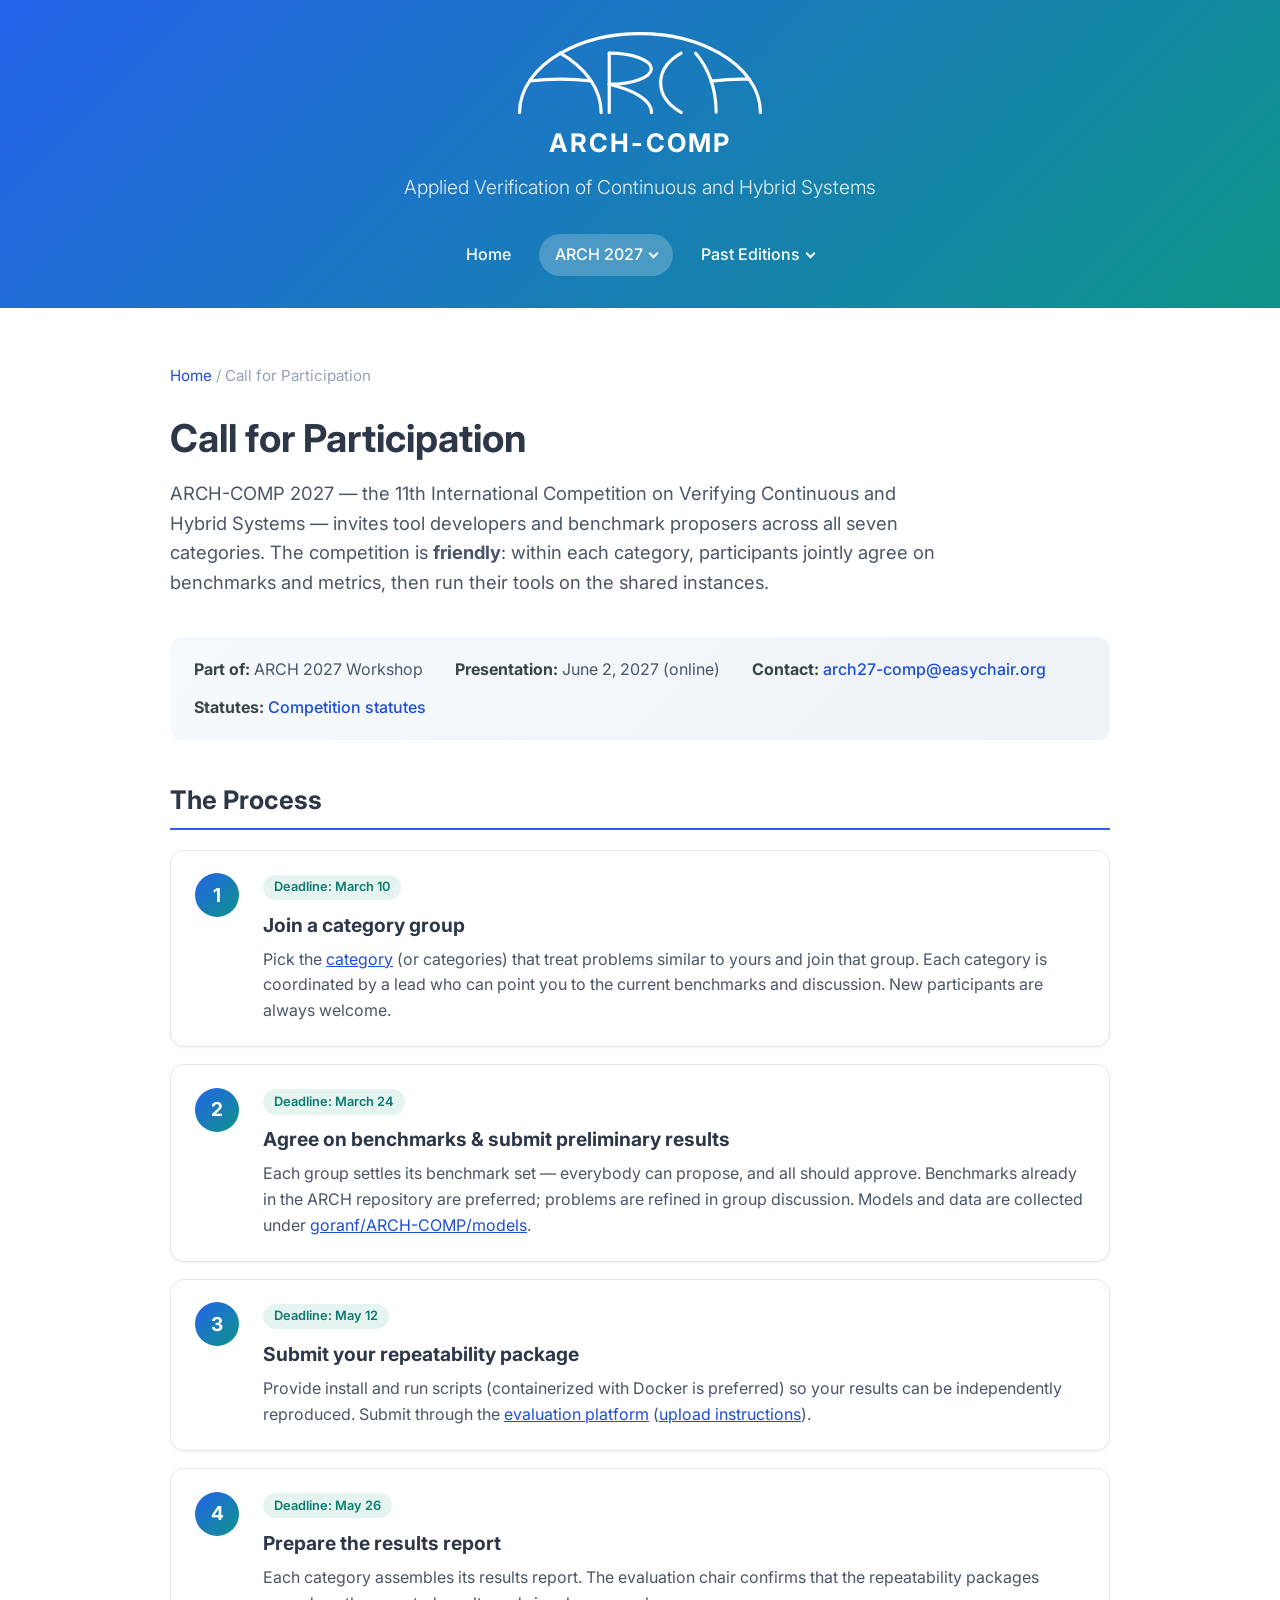
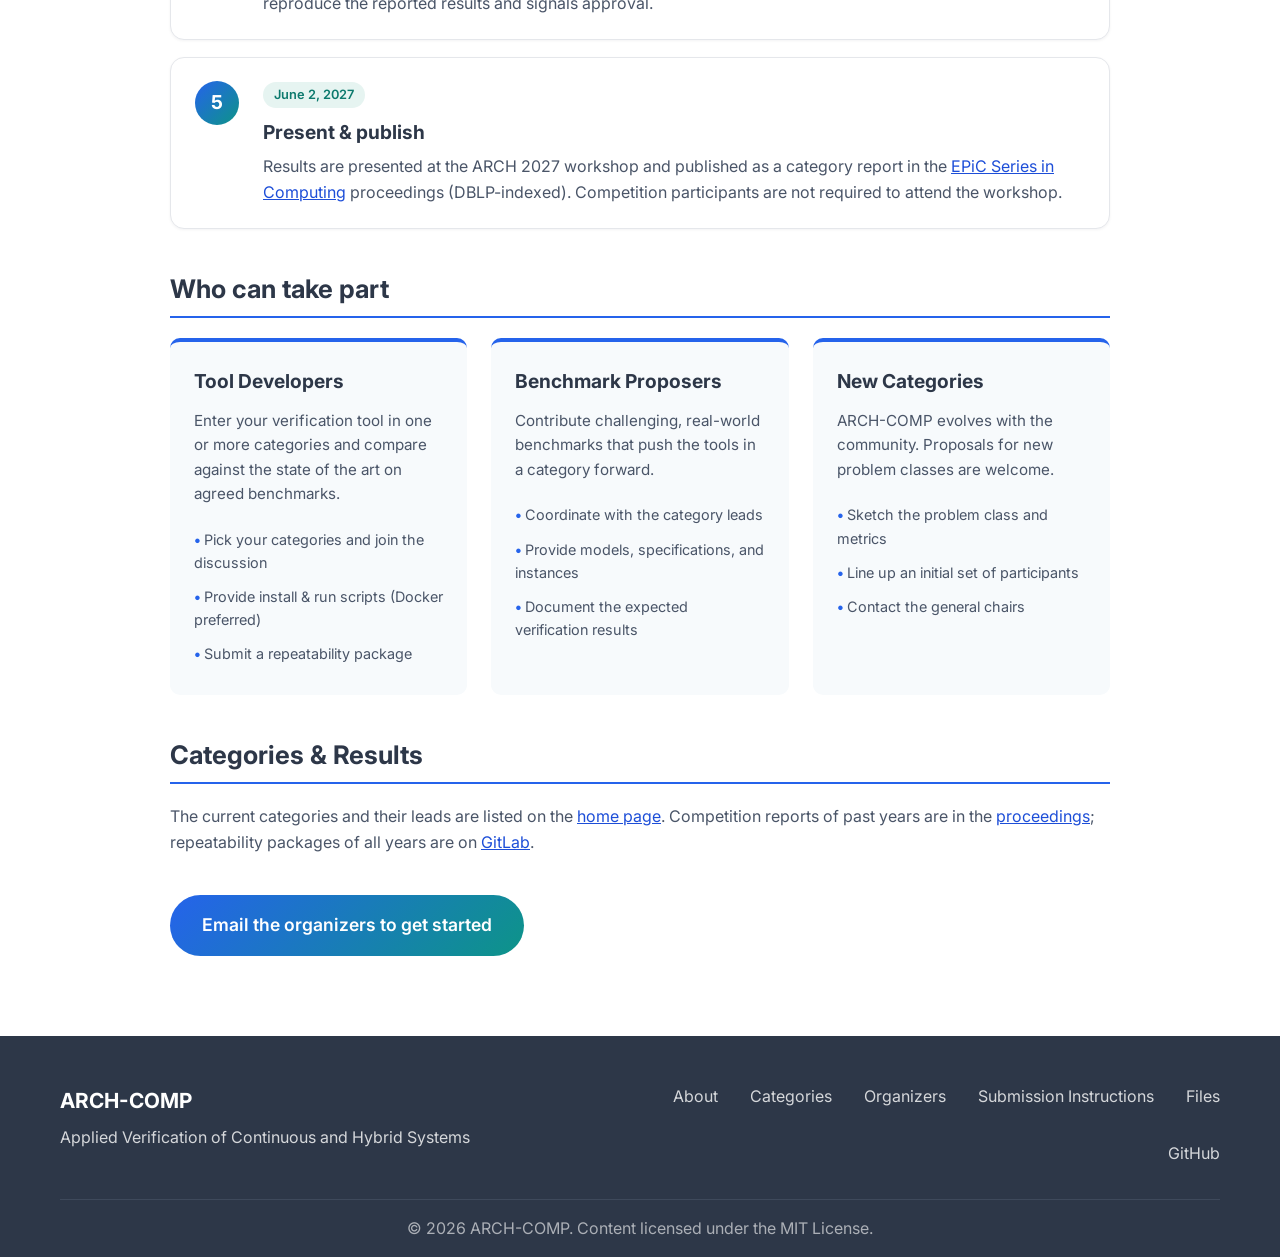
<file: pages/participate.html>
<!DOCTYPE html>
<html lang="en">
<head>
    <meta charset="UTF-8">
    <meta name="viewport" content="width=device-width, initial-scale=1.0">
    <title>Call for Participation — ARCH-COMP</title>
    <meta name="description" content="How to take part in ARCH-COMP: the friendly competition process, deadlines, categories, and repeatability submission.">
    <link rel="canonical" href="https://arch-comp.github.io/pages/participate.html">
    <meta name="theme-color" content="#2563eb">
    <link rel="icon" href="../images/favicon.ico" sizes="any">
    <link rel="icon" href="../images/favicon.svg" type="image/svg+xml">
    <link rel="apple-touch-icon" href="../images/apple-touch-icon.png">
    <link rel="stylesheet" href="../css/styles.css">
    <script src="../js/edition.js"></script>
    <script src="../js/layout.js"></script>
    <link rel="preconnect" href="https://fonts.googleapis.com">
    <link rel="preconnect" href="https://fonts.gstatic.com" crossorigin>
    <link href="https://fonts.googleapis.com/css2?family=Inter:wght@300;400;500;600;700&display=swap" rel="stylesheet">
</head>
<body>
    <a href="#main" class="skip-link">Skip to main content</a>
    <script>ARCH.header()</script>

    <main class="main subpage" id="main">
        <div class="container">
            <div class="breadcrumb"><a href="../index.html">Home</a> / Call for Participation</div>
            <h1 class="subpage-title">Call for Participation</h1>
            <p class="subpage-lead">
                ARCH-COMP <span data-ed="year"></span> &mdash; the <span data-ed="competitionOrdinal"></span> International Competition on Verifying Continuous and
                Hybrid Systems &mdash; invites tool developers and benchmark proposers across all seven
                categories. The competition is <strong>friendly</strong>: within each category, participants
                jointly agree on benchmarks and metrics, then run their tools on the shared instances.
            </p>

            <div class="facts">
                <div><strong>Part of:</strong> <span data-ed="label"></span> Workshop</div>
                <div><strong>Presentation:</strong> <span data-ed="date"></span> (<span data-ed="location"></span>)</div>
                <div><strong>Contact:</strong> <a data-ed-href="competitionEmail" class="researcher-link" data-ed="competitionEmail"></a></div>
                <div><strong>Statutes:</strong> <a href="https://docs.google.com/document/d/e/2PACX-1vTxf4TxfDbbdfAaTiBhW5FXM7I08dJ8apJQLb_9lZnCRDi6ySZMUTIUY5yaIYcVRRXa02kRDs9wgNZp/pub" class="researcher-link" target="_blank" rel="noopener">Competition statutes</a></div>
            </div>

            <h2>The Process</h2>
            <div class="step-list">
                <div class="step">
                    <div class="step-num">1</div>
                    <div class="step-body">
                        <span class="step-deadline">Deadline: <span data-ed="competitionDates.join" data-fmt="md"></span></span>
                        <h3>Join a category group</h3>
                        <p>
                            Pick the <a href="../index.html#categories">category</a> (or categories) that
                            treat problems similar to yours and join that group. Each category is coordinated
                            by a lead who can point you to the current benchmarks and discussion. New
                            participants are always welcome.
                        </p>
                    </div>
                </div>
                <div class="step">
                    <div class="step-num">2</div>
                    <div class="step-body">
                        <span class="step-deadline">Deadline: <span data-ed="competitionDates.preliminary" data-fmt="md"></span></span>
                        <h3>Agree on benchmarks &amp; submit preliminary results</h3>
                        <p>
                            Each group settles its benchmark set &mdash; everybody can propose, and all
                            should approve. Benchmarks already in the ARCH repository are preferred; problems
                            are refined in group discussion. Models and data are collected under
                            <a href="https://gitlab.com/goranf/ARCH-COMP/-/tree/master/models" target="_blank" rel="noopener">goranf/ARCH-COMP/models</a>.
                        </p>
                    </div>
                </div>
                <div class="step">
                    <div class="step-num">3</div>
                    <div class="step-body">
                        <span class="step-deadline">Deadline: <span data-ed="competitionDates.repeatability" data-fmt="md"></span></span>
                        <h3>Submit your repeatability package</h3>
                        <p>
                            Provide install and run scripts (containerized with Docker is preferred) so your
                            results can be independently reproduced. Submit through the
                            <a href="https://arch.repeatability.cps.cit.tum.de/" target="_blank" rel="noopener">evaluation platform</a>
                            (<a href="https://arch.repeatability.cps.cit.tum.de/getting-started" target="_blank" rel="noopener">upload instructions</a>).
                        </p>
                    </div>
                </div>
                <div class="step">
                    <div class="step-num">4</div>
                    <div class="step-body">
                        <span class="step-deadline">Deadline: <span data-ed="competitionDates.reports" data-fmt="md"></span></span>
                        <h3>Prepare the results report</h3>
                        <p>
                            Each category assembles its results report. The evaluation chair confirms that the
                            repeatability packages reproduce the reported results and signals approval.
                        </p>
                    </div>
                </div>
                <div class="step">
                    <div class="step-num">5</div>
                    <div class="step-body">
                        <span class="step-deadline" data-ed="date"></span>
                        <h3>Present &amp; publish</h3>
                        <p>
                            Results are presented at the <span data-ed="label"></span> workshop and published as a category report
                            in the <a href="proceedings.html">EPiC Series in Computing</a> proceedings
                            (DBLP-indexed). Competition participants are not required to attend the workshop.
                        </p>
                    </div>
                </div>
            </div>

            <h2>Who can take part</h2>
            <div class="participation-grid">
                <div class="participation-card">
                    <h4>Tool Developers</h4>
                    <p>Enter your verification tool in one or more categories and compare against the state of the art on agreed benchmarks.</p>
                    <ul>
                        <li>Pick your categories and join the discussion</li>
                        <li>Provide install &amp; run scripts (Docker preferred)</li>
                        <li>Submit a repeatability package</li>
                    </ul>
                </div>
                <div class="participation-card">
                    <h4>Benchmark Proposers</h4>
                    <p>Contribute challenging, real-world benchmarks that push the tools in a category forward.</p>
                    <ul>
                        <li>Coordinate with the category leads</li>
                        <li>Provide models, specifications, and instances</li>
                        <li>Document the expected verification results</li>
                    </ul>
                </div>
                <div class="participation-card">
                    <h4>New Categories</h4>
                    <p>ARCH-COMP evolves with the community. Proposals for new problem classes are welcome.</p>
                    <ul>
                        <li>Sketch the problem class and metrics</li>
                        <li>Line up an initial set of participants</li>
                        <li>Contact the general chairs</li>
                    </ul>
                </div>
            </div>

            <h2>Categories &amp; Results</h2>
            <div class="prose">
            <p>
                The current categories and their leads are listed on the <a href="../index.html#categories">home page</a>.
                Competition reports of past years are in the <a href="proceedings.html">proceedings</a>; repeatability
                packages of all years are on <a href="https://gitlab.com/goranf/ARCH-COMP" target="_blank" rel="noopener">GitLab</a>.
            </p>
            </div>

            <div class="olympics-cta" style="margin-top:2.5rem;">
                <a data-ed-href="competitionEmail" class="btn btn-primary">Email the organizers to get started</a>
            </div>
        </div>
    </main>

    <script>ARCH.footer()</script>
    <script src="../js/script.js"></script>
</body>
</html>
</file>
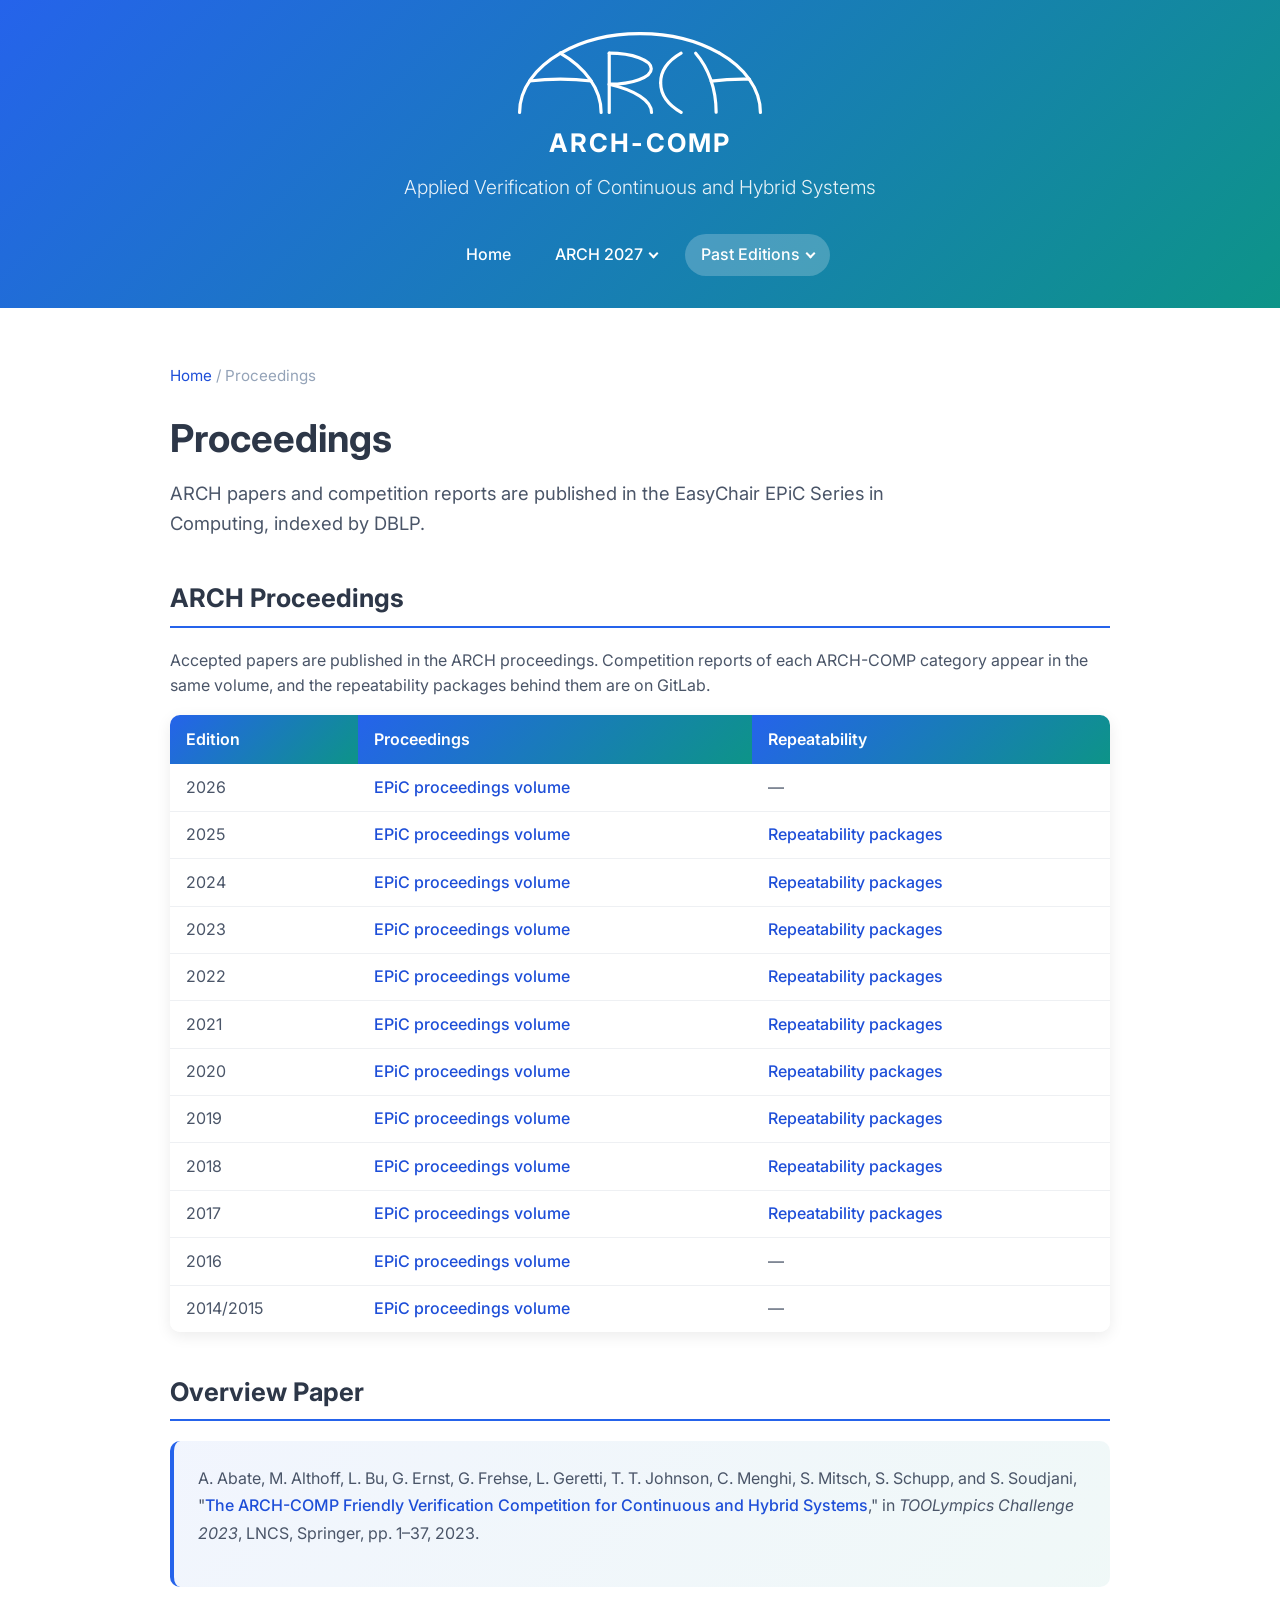
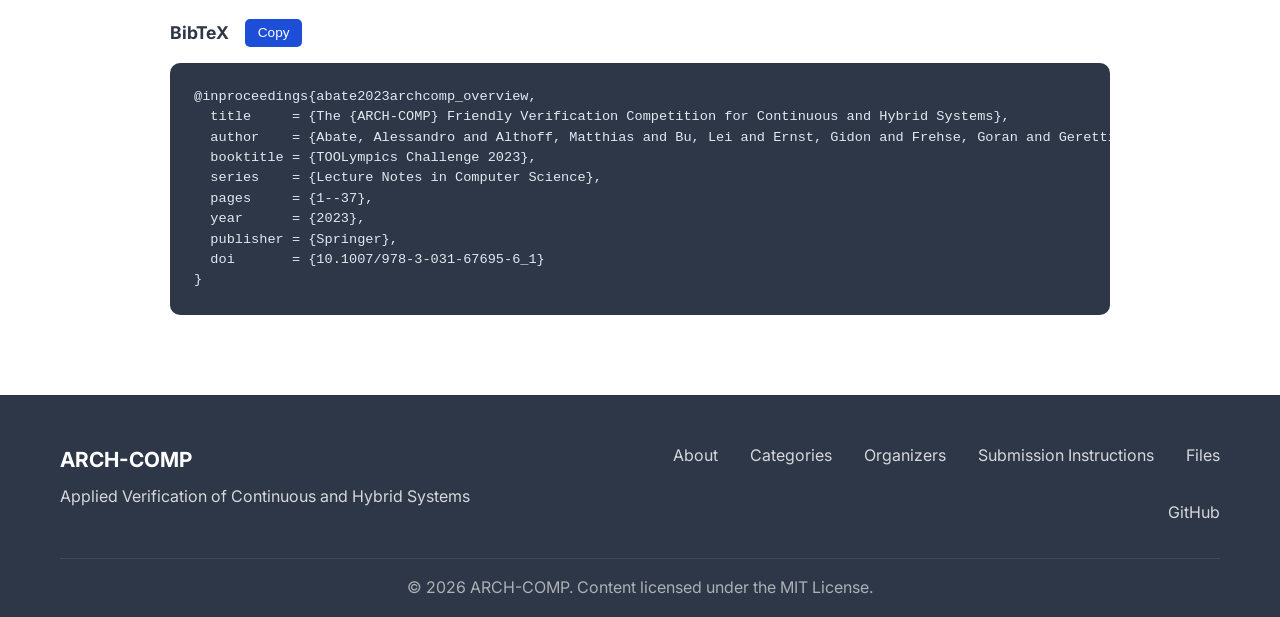
<file: pages/proceedings.html>
<!DOCTYPE html>
<html lang="en">
<head>
    <meta charset="UTF-8">
    <meta name="viewport" content="width=device-width, initial-scale=1.0">
    <title>Proceedings — ARCH</title>
    <meta name="description" content="ARCH papers and competition reports are published in the EasyChair EPiC Series in Computing, indexed by DBLP.">
    <link rel="canonical" href="https://arch-comp.github.io/pages/proceedings.html">
    <meta name="theme-color" content="#2563eb">
    <link rel="icon" href="../images/favicon.ico" sizes="any">
    <link rel="icon" href="../images/favicon.svg" type="image/svg+xml">
    <link rel="apple-touch-icon" href="../images/apple-touch-icon.png">
    <link rel="stylesheet" href="../css/styles.css">
    <script src="../js/edition.js"></script>
    <script src="../js/layout.js"></script>
    <link rel="preconnect" href="https://fonts.googleapis.com">
    <link rel="preconnect" href="https://fonts.gstatic.com" crossorigin>
    <link href="https://fonts.googleapis.com/css2?family=Inter:wght@300;400;500;600;700&display=swap" rel="stylesheet">
</head>
<body>
    <a href="#main" class="skip-link">Skip to main content</a>
    <script>ARCH.header()</script>

    <main class="main subpage" id="main">
        <div class="container">
            <div class="breadcrumb"><a href="../index.html">Home</a> / Proceedings</div>
            <h1 class="subpage-title">Proceedings</h1>
            <p class="subpage-lead">ARCH papers and competition reports are published in the EasyChair EPiC Series in Computing, indexed by DBLP.</p>
            <div class="prose">
<h2>ARCH Proceedings</h2>
<p>Accepted papers are published in the ARCH proceedings. Competition reports of each ARCH-COMP category appear in the same volume, and the repeatability packages behind them are on GitLab.</p>
<!-- Newest first; add a row for each finished edition (README "Starting a new edition"). -->
<div class="table-wrap"><table class="prose-table"><thead><tr><th>Edition</th><th>Proceedings</th><th>Repeatability</th></tr></thead>
<tbody>
<tr><td>2026</td><td><a href="https://easychair.org/publications/volume/ARCH26" target="_blank" rel="noopener">EPiC proceedings volume</a></td><td>&mdash;</td></tr>
<tr><td>2025</td><td><a href="https://easychair.org/publications/volume/ARCH25" target="_blank" rel="noopener">EPiC proceedings volume</a></td><td><a href="https://gitlab.com/goranf/ARCH-COMP/-/tree/master/2025" target="_blank" rel="noopener">Repeatability packages</a></td></tr>
<tr><td>2024</td><td><a href="https://easychair.org/publications/volume/ARCH-COMP24" target="_blank" rel="noopener">EPiC proceedings volume</a></td><td><a href="https://gitlab.com/goranf/ARCH-COMP/-/tree/master/2024" target="_blank" rel="noopener">Repeatability packages</a></td></tr>
<tr><td>2023</td><td><a href="https://easychair.org/publications/volume/ARCH23" target="_blank" rel="noopener">EPiC proceedings volume</a></td><td><a href="https://gitlab.com/goranf/ARCH-COMP/-/tree/master/2023" target="_blank" rel="noopener">Repeatability packages</a></td></tr>
<tr><td>2022</td><td><a href="https://easychair.org/publications/volume/ARCH22" target="_blank" rel="noopener">EPiC proceedings volume</a></td><td><a href="https://gitlab.com/goranf/ARCH-COMP/-/tree/master/2022" target="_blank" rel="noopener">Repeatability packages</a></td></tr>
<tr><td>2021</td><td><a href="https://easychair.org/publications/volume/ARCH21" target="_blank" rel="noopener">EPiC proceedings volume</a></td><td><a href="https://gitlab.com/goranf/ARCH-COMP/-/tree/master/2021" target="_blank" rel="noopener">Repeatability packages</a></td></tr>
<tr><td>2020</td><td><a href="https://easychair.org/publications/volume/ARCH20" target="_blank" rel="noopener">EPiC proceedings volume</a></td><td><a href="https://gitlab.com/goranf/ARCH-COMP/-/tree/master/2020" target="_blank" rel="noopener">Repeatability packages</a></td></tr>
<tr><td>2019</td><td><a href="https://easychair.org/publications/volume/ARCH19" target="_blank" rel="noopener">EPiC proceedings volume</a></td><td><a href="https://gitlab.com/goranf/ARCH-COMP/-/tree/master/2019" target="_blank" rel="noopener">Repeatability packages</a></td></tr>
<tr><td>2018</td><td><a href="https://easychair.org/publications/volume/ARCH18" target="_blank" rel="noopener">EPiC proceedings volume</a></td><td><a href="https://gitlab.com/goranf/ARCH-COMP/-/tree/master/2018" target="_blank" rel="noopener">Repeatability packages</a></td></tr>
<tr><td>2017</td><td><a href="https://easychair.org/publications/volume/ARCH17" target="_blank" rel="noopener">EPiC proceedings volume</a></td><td><a href="https://gitlab.com/goranf/ARCH-COMP/-/tree/master/2017" target="_blank" rel="noopener">Repeatability packages</a></td></tr>
<tr><td>2016</td><td><a href="https://easychair.org/publications/volume/ARCH16" target="_blank" rel="noopener">EPiC proceedings volume</a></td><td>&mdash;</td></tr>
<tr><td>2014/2015</td><td><a href="https://easychair.org/publications/volume/ARCH15" target="_blank" rel="noopener">EPiC proceedings volume</a></td><td>&mdash;</td></tr>
</tbody></table></div>

<h2 id="publications">Overview Paper</h2>
                <div class="overview-paper">
                    <p class="paper-citation">
                        A. Abate, M. Althoff, L. Bu, G. Ernst, G. Frehse, L. Geretti, T. T. Johnson, C. Menghi,
                        S. Mitsch, S. Schupp, and S. Soudjani,
                        "<a href="https://doi.org/10.1007/978-3-031-67695-6_1" target="_blank" rel="noopener">The ARCH-COMP Friendly Verification Competition for Continuous and Hybrid Systems</a>,"
                        in <em>TOOLympics Challenge 2023</em>, LNCS, Springer, pp. 1&ndash;37, 2023.
                    </p>
                </div>
                <div class="bibtex-section">
                    <h4>BibTeX <button class="copy-bibtex-btn" onclick="copyBibtex()">Copy</button></h4>
                    <pre class="bibtex-code" id="bibtex-content">@inproceedings{abate2023archcomp_overview,
  title     = {The {ARCH-COMP} Friendly Verification Competition for Continuous and Hybrid Systems},
  author    = {Abate, Alessandro and Althoff, Matthias and Bu, Lei and Ernst, Gidon and Frehse, Goran and Geretti, Luca and Johnson, Taylor T. and Menghi, Claudio and Mitsch, Stefan and Schupp, Stefan and Soudjani, Sadegh},
  booktitle = {TOOLympics Challenge 2023},
  series    = {Lecture Notes in Computer Science},
  pages     = {1--37},
  year      = {2023},
  publisher = {Springer},
  doi       = {10.1007/978-3-031-67695-6_1}
}</pre>
                </div>

            </div>
        </div>
    </main>

    <script>ARCH.footer()</script>
    <script src="../js/script.js"></script>
</body>
</html>
</file>
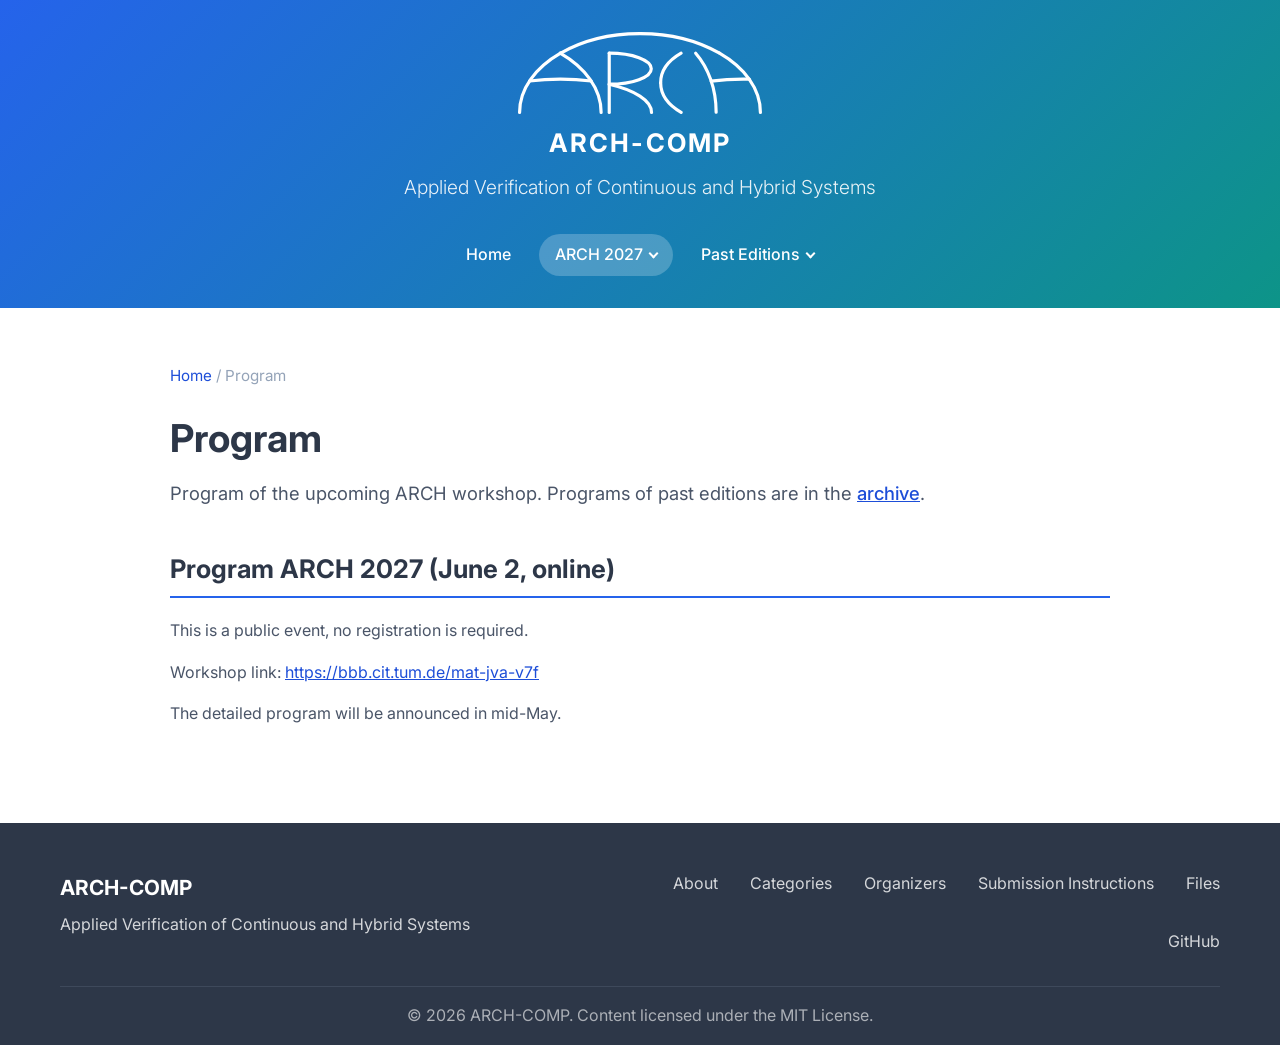
<file: pages/program.html>
<!DOCTYPE html>
<html lang="en">
<head>
    <meta charset="UTF-8">
    <meta name="viewport" content="width=device-width, initial-scale=1.0">
    <title>Program — ARCH</title>
    <meta name="description" content="Program of the upcoming ARCH workshop. Programs of past editions are in the archive.">
    <link rel="canonical" href="https://arch-comp.github.io/pages/program.html">
    <meta name="theme-color" content="#2563eb">
    <link rel="icon" href="../images/favicon.ico" sizes="any">
    <link rel="icon" href="../images/favicon.svg" type="image/svg+xml">
    <link rel="apple-touch-icon" href="../images/apple-touch-icon.png">
    <link rel="stylesheet" href="../css/styles.css">
    <script src="../js/edition.js"></script>
    <script src="../js/layout.js"></script>
    <link rel="preconnect" href="https://fonts.googleapis.com">
    <link rel="preconnect" href="https://fonts.gstatic.com" crossorigin>
    <link href="https://fonts.googleapis.com/css2?family=Inter:wght@300;400;500;600;700&display=swap" rel="stylesheet">
</head>
<body>
    <a href="#main" class="skip-link">Skip to main content</a>
    <script>ARCH.header()</script>

    <main class="main subpage" id="main">
        <div class="container">
            <div class="breadcrumb"><a href="../index.html">Home</a> / Program</div>
            <h1 class="subpage-title">Program</h1>
            <p class="subpage-lead">Program of the upcoming ARCH workshop. Programs of past editions are in the <a href="archive.html">archive</a>.</p>
            <div class="prose">
<h2>Program <span data-ed="label"></span> (<span data-ed="date" data-fmt="md"></span>, <span data-ed="location"></span>)</h2>
<p>This is a public event, no registration is required.</p>
<p>Workshop link: <a data-ed-href="meetingUrl" target="_blank" rel="noopener" data-ed="meetingUrl"></a></p>
<!-- Replace this line with the program once it is fixed; see README "Starting a new edition". -->
<p>The detailed program will be announced in <span data-ed="programAnnouncement"></span>.</p>

            </div>
        </div>
    </main>

    <script>ARCH.footer()</script>
    <script src="../js/script.js"></script>
</body>
</html>
</file>
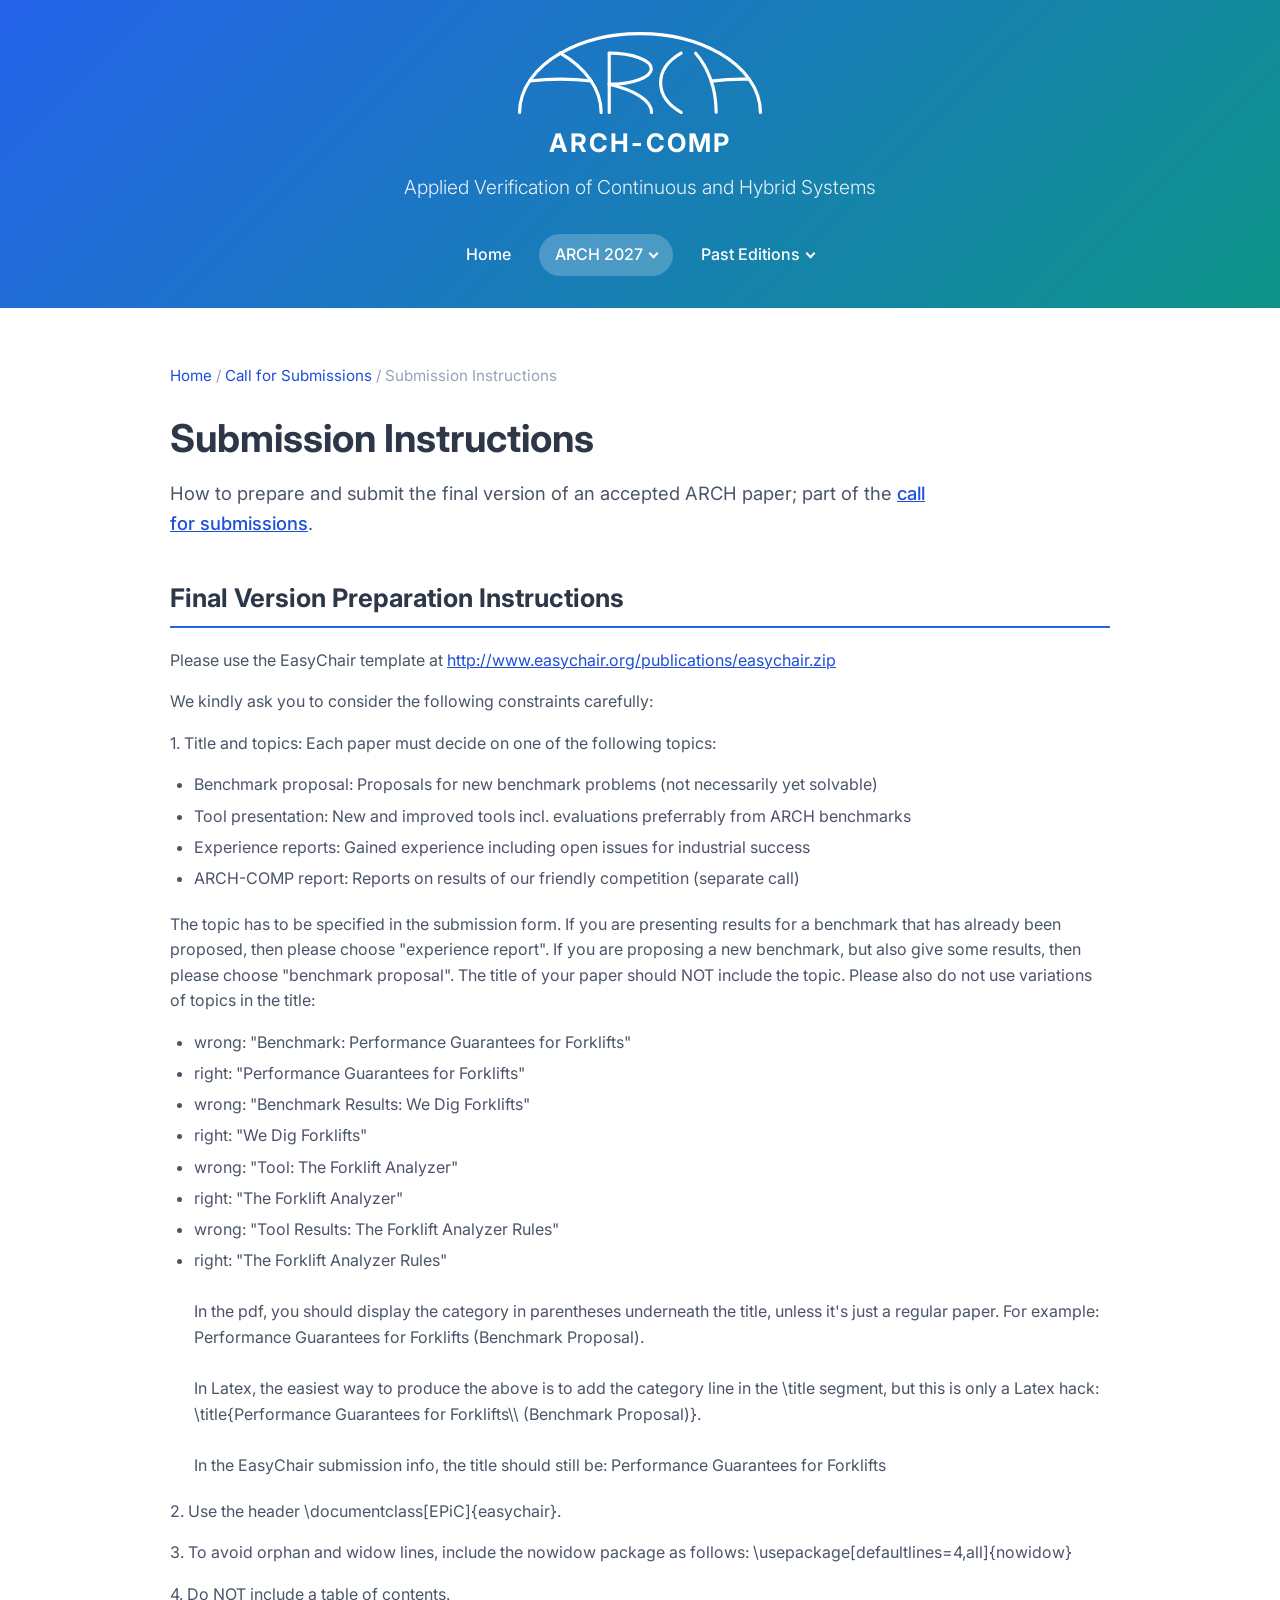
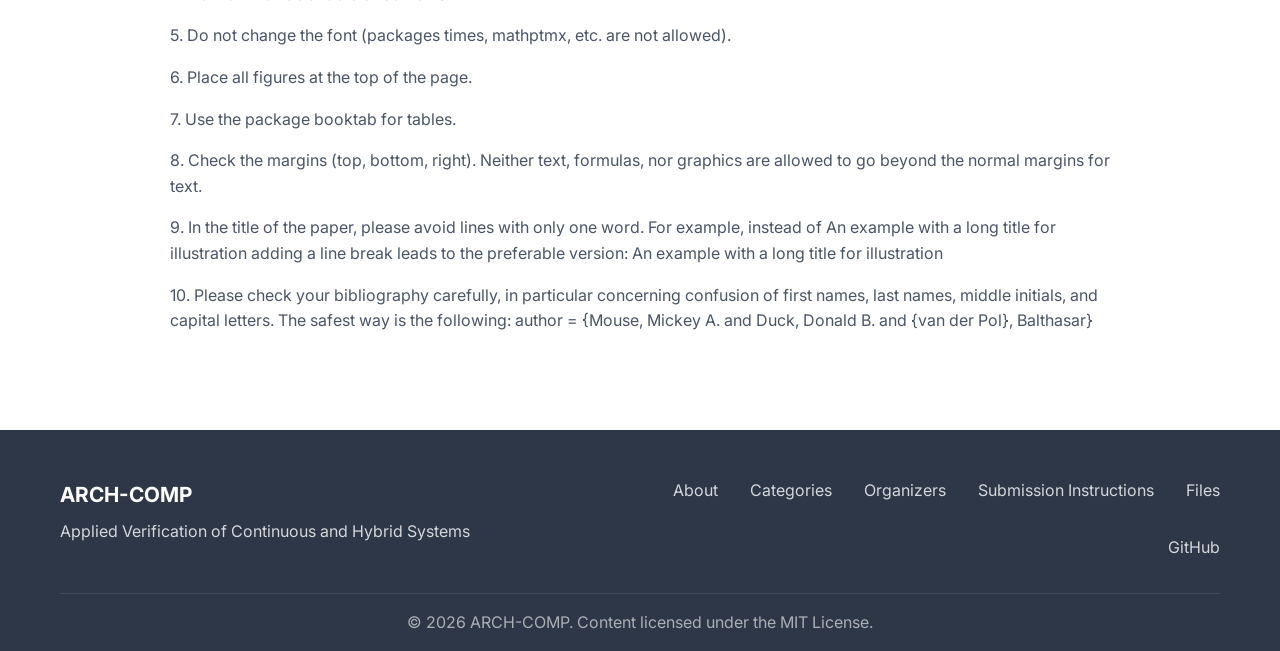
<file: pages/submission-instructions.html>
<!DOCTYPE html>
<html lang="en">
<head>
    <meta charset="UTF-8">
    <meta name="viewport" content="width=device-width, initial-scale=1.0">
    <title>Submission Instructions — ARCH</title>
    <meta name="description" content="How to prepare and submit the final version of an accepted ARCH paper; part of the call for submissions.">
    <link rel="canonical" href="https://arch-comp.github.io/pages/submission-instructions.html">
    <meta name="theme-color" content="#2563eb">
    <link rel="icon" href="../images/favicon.ico" sizes="any">
    <link rel="icon" href="../images/favicon.svg" type="image/svg+xml">
    <link rel="apple-touch-icon" href="../images/apple-touch-icon.png">
    <link rel="stylesheet" href="../css/styles.css">
    <script src="../js/edition.js"></script>
    <script src="../js/layout.js"></script>
    <link rel="preconnect" href="https://fonts.googleapis.com">
    <link rel="preconnect" href="https://fonts.gstatic.com" crossorigin>
    <link href="https://fonts.googleapis.com/css2?family=Inter:wght@300;400;500;600;700&display=swap" rel="stylesheet">
</head>
<body>
    <a href="#main" class="skip-link">Skip to main content</a>
    <script>ARCH.header()</script>

    <main class="main subpage" id="main">
        <div class="container">
            <div class="breadcrumb"><a href="../index.html">Home</a> / <a href="call-for-submissions.html">Call for Submissions</a> / Submission Instructions</div>
            <h1 class="subpage-title">Submission Instructions</h1>
            <p class="subpage-lead">How to prepare and submit the final version of an accepted ARCH paper; part of the <a href="call-for-submissions.html">call for submissions</a>.</p>
            <div class="prose">
<h2>Final Version Preparation Instructions</h2>
<p>Please use the EasyChair template at <a href="http://www.easychair.org/publications/easychair.zip" target="_blank" rel="noopener">http://www.easychair.org/publications/easychair.zip</a></p>
<p>We kindly ask you to consider the following constraints carefully:</p>
<p>1. Title and topics: Each paper must decide on one of the following topics:</p>
<ul><li>Benchmark proposal: Proposals for new benchmark problems (not necessarily yet solvable)</li>
<li>Tool presentation: New and improved tools incl. evaluations preferrably from ARCH benchmarks</li>
<li>Experience reports: Gained experience including open issues for industrial success</li>
<li>ARCH-COMP report: Reports on results of our friendly competition (separate call)</li>
</ul>
<p>The topic has to be specified in the submission form. If you are presenting results for a benchmark that has already been proposed, then please choose "experience report". If you are proposing a new benchmark, but also give some results, then please choose "benchmark proposal". The title of your paper should NOT include the topic. Please also do not use variations of topics in the title:</p>
<ul><li>wrong: "Benchmark: Performance Guarantees for Forklifts"</li>
<li>right: "Performance Guarantees for Forklifts"</li>
<li>wrong: "Benchmark Results: We Dig Forklifts"</li>
<li>right: "We Dig Forklifts"</li>
<li>wrong: "Tool: The Forklift Analyzer"</li>
<li>right: "The Forklift Analyzer"</li>
<li>wrong: "Tool Results: The Forklift Analyzer Rules"</li>
<li>right: "The Forklift Analyzer Rules"<br><br>In the pdf, you should display the category in parentheses underneath the title, unless it's just a regular paper. For example: Performance Guarantees for Forklifts (Benchmark Proposal).<br><br>In Latex, the easiest way to produce the above is to add the category line in the \title segment, but this is only a Latex hack: \title{Performance Guarantees for Forklifts\\ (Benchmark Proposal)}.<br><br>In the EasyChair submission info, the title should still be: Performance Guarantees for Forklifts</li>
</ul>
<p>2. Use the header \documentclass[EPiC]{easychair}.</p>
<p>3. To avoid orphan and widow lines, include the nowidow package as follows: \usepackage[defaultlines=4,all]{nowidow}</p>
<p>4. Do NOT include a table of contents.</p>
<p>5. Do not change the font (packages times, mathptmx, etc. are not allowed).</p>
<p>6. Place all figures at the top of the page.</p>
<p>7. Use the package booktab for tables.</p>
<p>8. Check the margins (top, bottom, right). Neither text, formulas, nor graphics are allowed to go beyond the normal margins for text.</p>
<p>9. In the title of the paper, please avoid lines with only one word. For example, instead of An example with a long title for illustration adding a line break leads to the preferable version: An example with a long title for illustration</p>
<p>10. Please check your bibliography carefully, in particular concerning confusion of first names, last names, middle initials, and capital letters. The safest way is the following: author = {Mouse, Mickey A. and Duck, Donald B. and {van der Pol}, Balthasar}</p>

            </div>
        </div>
    </main>

    <script>ARCH.footer()</script>
    <script src="../js/script.js"></script>
</body>
</html>
</file>
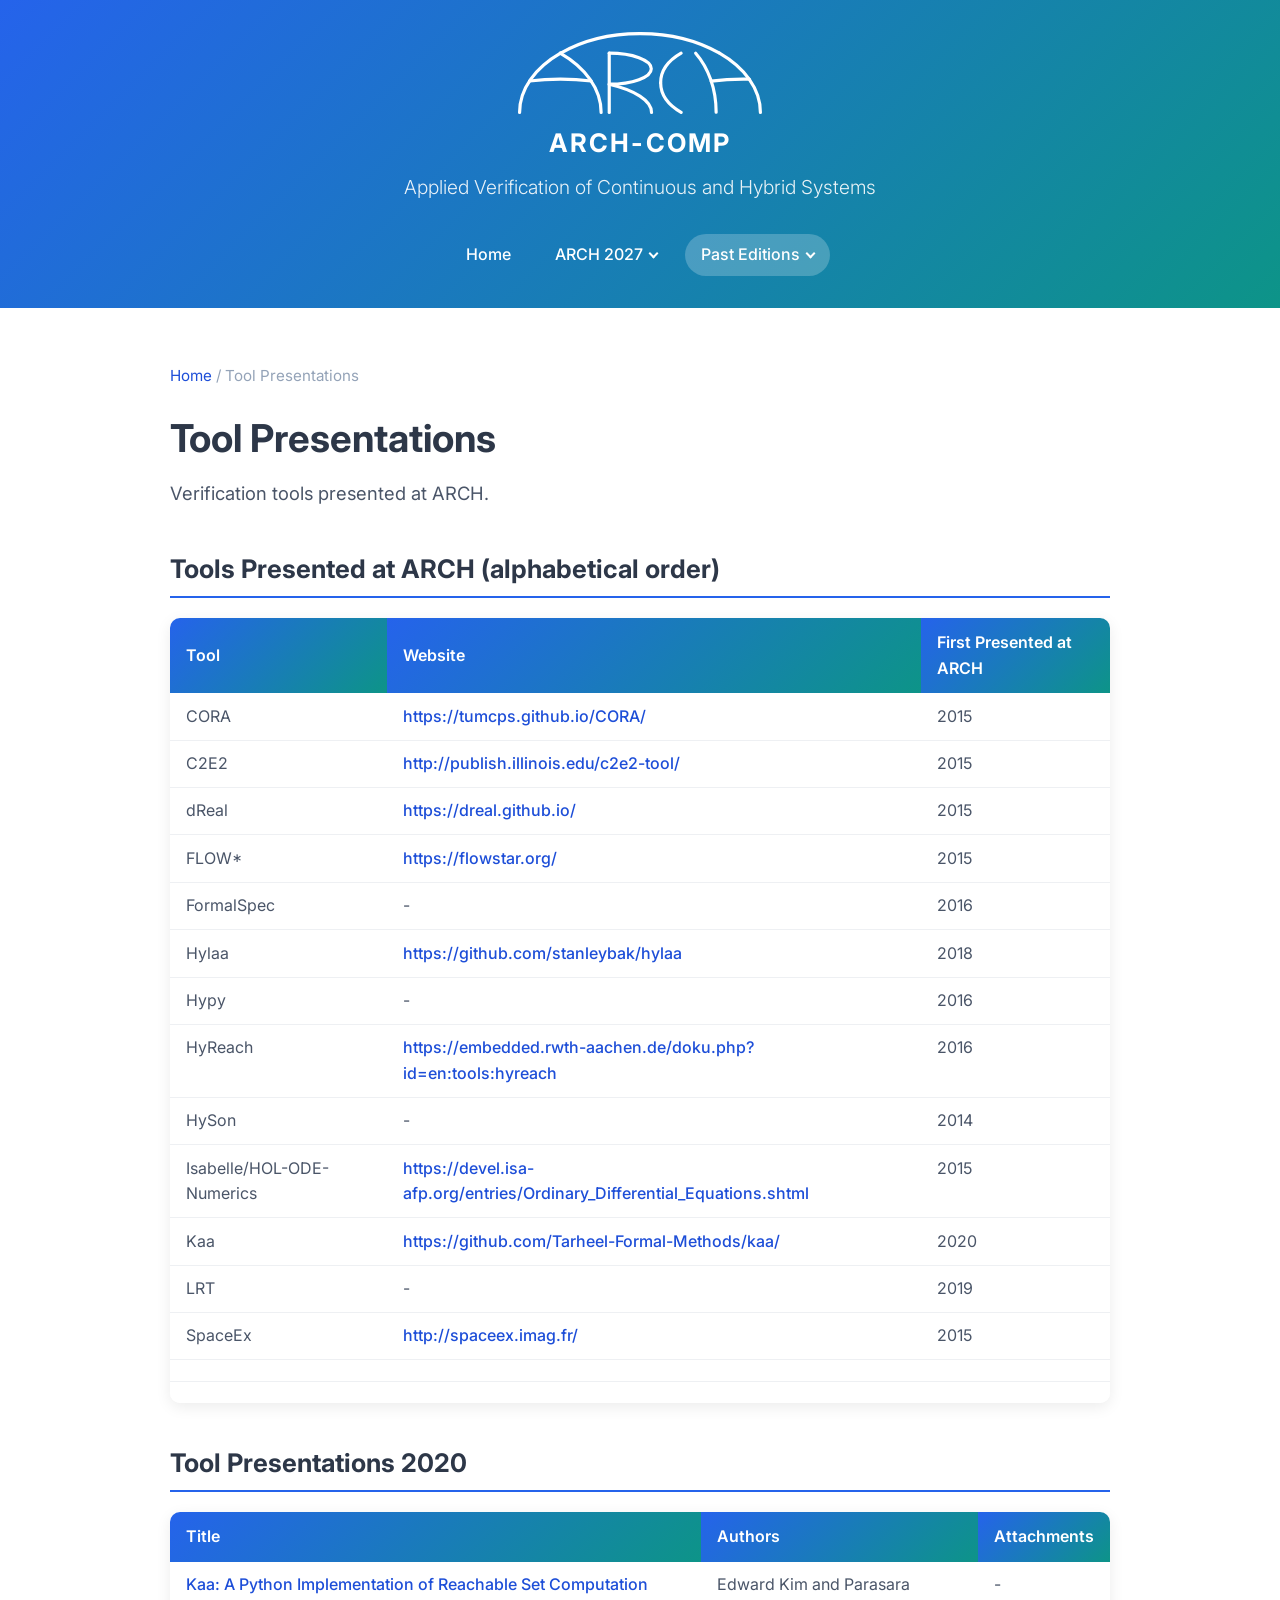
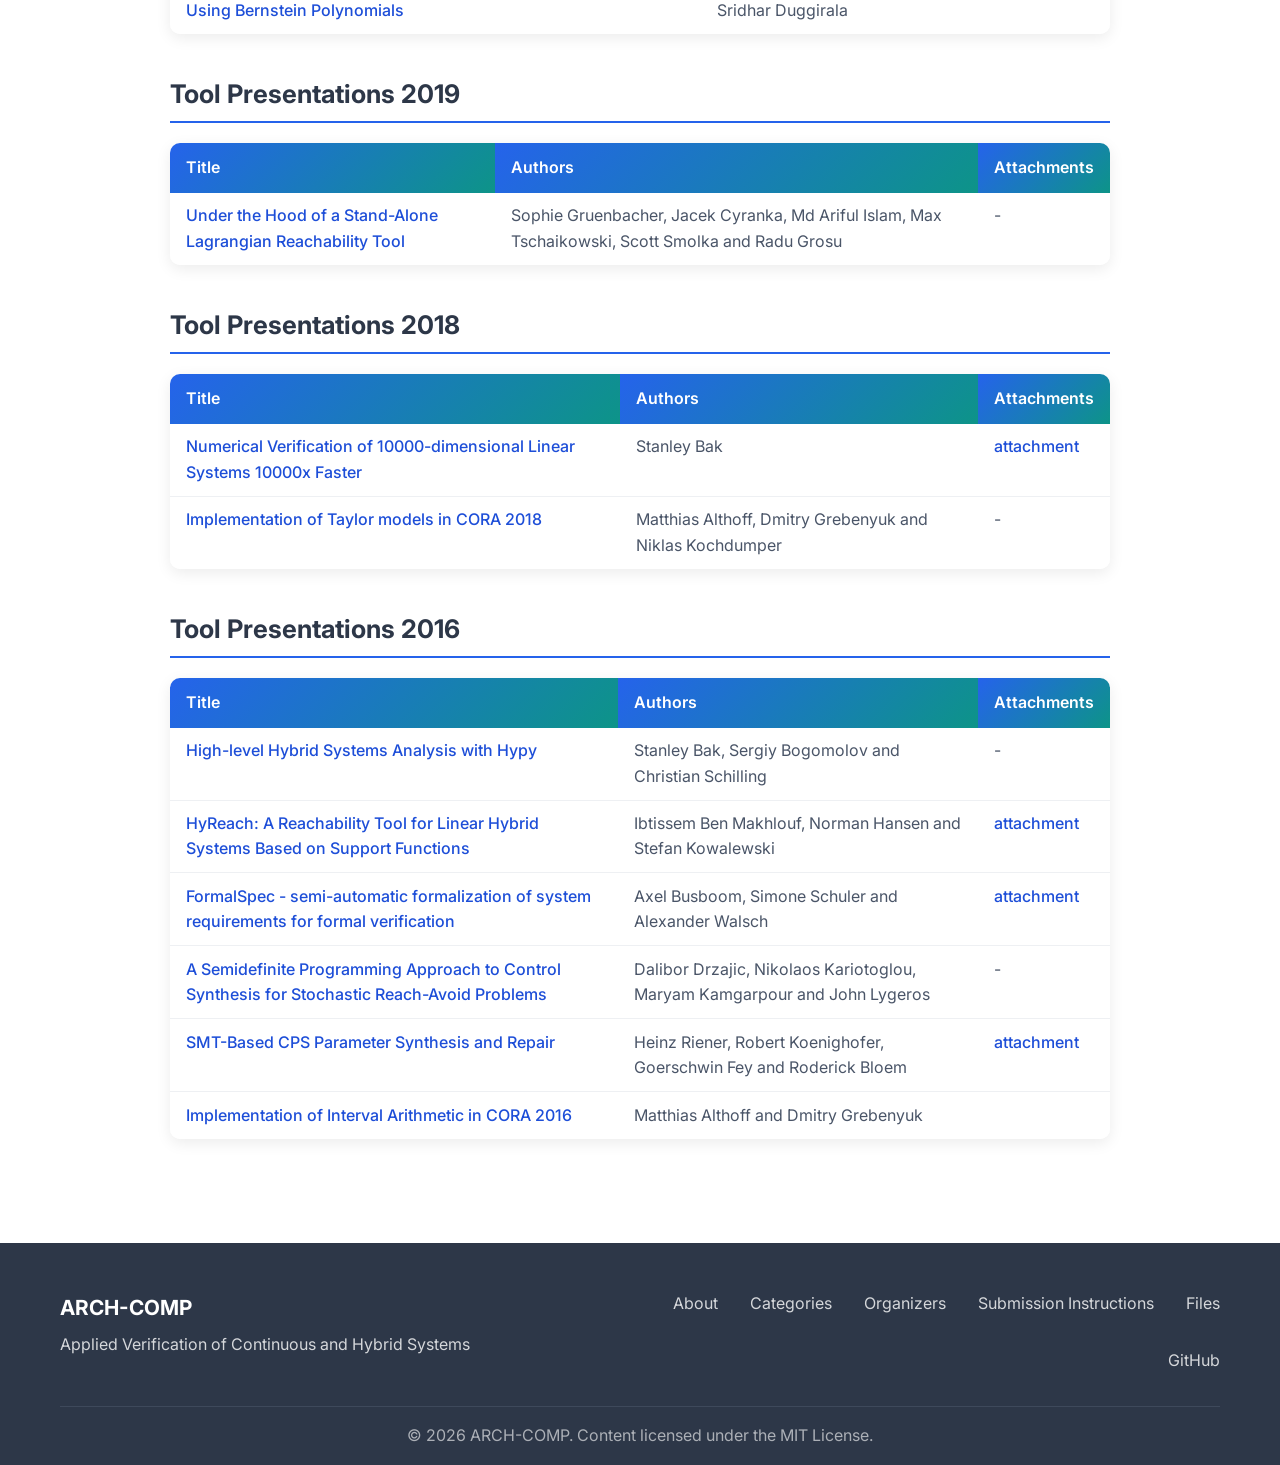
<file: pages/tool-presentations.html>
<!DOCTYPE html>
<html lang="en">
<head>
    <meta charset="UTF-8">
    <meta name="viewport" content="width=device-width, initial-scale=1.0">
    <title>Tool Presentations — ARCH</title>
    <meta name="description" content="Verification tools presented at ARCH.">
    <link rel="canonical" href="https://arch-comp.github.io/pages/tool-presentations.html">
    <meta name="theme-color" content="#2563eb">
    <link rel="icon" href="../images/favicon.ico" sizes="any">
    <link rel="icon" href="../images/favicon.svg" type="image/svg+xml">
    <link rel="apple-touch-icon" href="../images/apple-touch-icon.png">
    <link rel="stylesheet" href="../css/styles.css">
    <script src="../js/edition.js"></script>
    <script src="../js/layout.js"></script>
    <link rel="preconnect" href="https://fonts.googleapis.com">
    <link rel="preconnect" href="https://fonts.gstatic.com" crossorigin>
    <link href="https://fonts.googleapis.com/css2?family=Inter:wght@300;400;500;600;700&display=swap" rel="stylesheet">
</head>
<body>
    <a href="#main" class="skip-link">Skip to main content</a>
    <script>ARCH.header()</script>

    <main class="main subpage" id="main">
        <div class="container">
            <div class="breadcrumb"><a href="../index.html">Home</a> / Tool Presentations</div>
            <h1 class="subpage-title">Tool Presentations</h1>
            <p class="subpage-lead">Verification tools presented at ARCH.</p>
            <div class="prose">
<h2>Tools Presented at ARCH (alphabetical order)</h2>
<div class="table-wrap"><table class="prose-table"><thead><tr><th>Tool</th><th>Website</th><th>First Presented at ARCH</th></tr>
</thead>
<tbody><tr><td>CORA</td><td><a href="https://tumcps.github.io/CORA/" target="_blank" rel="noopener">https://tumcps.github.io/CORA/</a></td><td>2015</td></tr>
<tr><td>C2E2</td><td><a href="http://publish.illinois.edu/c2e2-tool/" target="_blank" rel="noopener">http://publish.illinois.edu/c2e2-tool/</a></td><td>2015</td></tr>
<tr><td>dReal</td><td><a href="https://dreal.github.io/" target="_blank" rel="noopener">https://dreal.github.io/</a></td><td>2015</td></tr>
<tr><td>FLOW*</td><td><a href="https://flowstar.org/" target="_blank" rel="noopener">https://flowstar.org/</a></td><td>2015</td></tr>
<tr><td>FormalSpec</td><td>-</td><td>2016</td></tr>
<tr><td>Hylaa</td><td><a href="https://github.com/stanleybak/hylaa" target="_blank" rel="noopener">https://github.com/stanleybak/hylaa</a></td><td>2018</td></tr>
<tr><td>Hypy</td><td>-</td><td>2016</td></tr>
<tr><td>HyReach</td><td><a href="https://embedded.rwth-aachen.de/doku.php?id=en:tools:hyreach" target="_blank" rel="noopener">https://embedded.rwth-aachen.de/doku.php?id=en:tools:hyreach</a></td><td>2016</td></tr>
<tr><td>HySon</td><td>-</td><td>2014</td></tr>
<tr><td>Isabelle/HOL-ODE-Numerics</td><td><p><a href="https://isabelle.in.tum.de/" target="_blank" rel="noopener">https://devel.isa-afp.org/entries/Ordinary_Differential_Equations.shtml</a></p>
</td><td>2015</td></tr>
<tr><td>Kaa</td><td><a href="https://github.com/Tarheel-Formal-Methods/kaa/" target="_blank" rel="noopener">https://github.com/Tarheel-Formal-Methods/kaa/</a></td><td>2020</td></tr>
<tr><td>LRT</td><td>-</td><td>2019</td></tr>
<tr><td>SpaceEx</td><td><a href="http://spaceex.imag.fr/" target="_blank" rel="noopener">http://spaceex.imag.fr/</a></td><td>2015</td></tr>
<tr><td></td><td></td><td></td></tr>
<tr><td></td><td></td><td></td></tr>
</tbody>
</table>
</div>
<h2>Tool Presentations 2020</h2>
<div class="table-wrap"><table class="prose-table"><thead><tr><th>Title</th><th>Authors</th><th>Attachments</th></tr>
</thead>
<tbody><tr><td><a href="https://easychair.org/publications/paper/Flp2" target="_blank" rel="noopener">Kaa: A Python Implementation of Reachable Set Computation Using Bernstein Polynomials</a></td><td>Edward Kim and Parasara Sridhar Duggirala</td><td>-</td></tr>
</tbody>
</table>
</div>
<h2>Tool Presentations 2019</h2>
<div class="table-wrap"><table class="prose-table"><thead><tr><th>Title</th><th>Authors</th><th>Attachments</th></tr>
</thead>
<tbody><tr><td><a href="https://easychair.org/publications/paper/Rlw3" target="_blank" rel="noopener">Under the Hood of a Stand-Alone Lagrangian Reachability Tool</a></td><td>Sophie Gruenbacher, Jacek Cyranka, Md Ariful Islam, Max Tschaikowski, Scott Smolka and Radu Grosu</td><td>-</td></tr>
</tbody>
</table>
</div>
<h2>Tool Presentations 2018</h2>
<div class="table-wrap"><table class="prose-table"><thead><tr><th>Title</th><th>Authors</th><th>Attachments</th></tr>
</thead>
<tbody><tr><td><a href="https://easychair.org/publications/paper/Hzw2" target="_blank" rel="noopener">Numerical Verification of 10000-dimensional Linear Systems 10000x Faster</a></td><td>Stanley Bak</td><td><a href="https://media.githubusercontent.com/media/ARCH-COMP/arch-comp.github.io/main/files/tool-presentations/ARCH18_Attachment_1zip.zip">attachment</a></td></tr>
<tr><td><a href="https://easychair.org/publications/paper/9Tz3" target="_blank" rel="noopener">Implementation of Taylor models in CORA 2018</a></td><td>Matthias Althoff, Dmitry Grebenyuk and Niklas Kochdumper</td><td>-</td></tr>
</tbody>
</table>
</div>
<h2>Tool Presentations 2016</h2>
<div class="table-wrap"><table class="prose-table"><thead><tr><th>Title</th><th>Authors</th><th>Attachments</th></tr>
</thead>
<tbody><tr><td><a href="https://media.githubusercontent.com/media/ARCH-COMP/arch-comp.github.io/main/files/tool-presentations/ARCH16_paper_4pdf.pdf">High-level Hybrid Systems Analysis with Hypy</a></td><td>Stanley Bak, Sergiy Bogomolov and Christian Schilling</td><td>-</td></tr>
<tr><td><a href="https://media.githubusercontent.com/media/ARCH-COMP/arch-comp.github.io/main/files/tool-presentations/ARCH16_paper_2pdf.pdf">HyReach: A Reachability Tool for Linear Hybrid Systems Based on Support Functions</a></td><td>Ibtissem Ben Makhlouf, Norman Hansen and Stefan Kowalewski</td><td><a href="https://media.githubusercontent.com/media/ARCH-COMP/arch-comp.github.io/main/files/tool-presentations/ARCH16_Attachment_2zip.zip">attachment</a></td></tr>
<tr><td><a href="https://media.githubusercontent.com/media/ARCH-COMP/arch-comp.github.io/main/files/tool-presentations/ARCH16_paper_17pdf.pdf">FormalSpec - semi-automatic formalization of system requirements for formal verification</a></td><td>Axel Busboom, Simone Schuler and Alexander Walsch</td><td><a href="https://media.githubusercontent.com/media/ARCH-COMP/arch-comp.github.io/main/files/tool-presentations/ARCH16_Attachment_17zip.zip">attachment</a></td></tr>
<tr><td><a href="https://media.githubusercontent.com/media/ARCH-COMP/arch-comp.github.io/main/files/tool-presentations/ARCH16_paper_14pdf.pdf">A Semidefinite Programming Approach to Control Synthesis for Stochastic Reach-Avoid Problems</a></td><td>Dalibor Drzajic, Nikolaos Kariotoglou, Maryam Kamgarpour and John Lygeros</td><td>-</td></tr>
<tr><td><a href="https://media.githubusercontent.com/media/ARCH-COMP/arch-comp.github.io/main/files/tool-presentations/ARCH16_paper_7pdf.pdf">SMT-Based CPS Parameter Synthesis and Repair</a></td><td>Heinz Riener, Robert Koenighofer, Goerschwin Fey and Roderick Bloem</td><td><a href="https://media.githubusercontent.com/media/ARCH-COMP/arch-comp.github.io/main/files/tool-presentations/ARCH16_Attachment_7tgz.tar.gz">attachment</a></td></tr>
<tr><td><a href="https://media.githubusercontent.com/media/ARCH-COMP/arch-comp.github.io/main/files/tool-presentations/ARCH16_paper_5pdf.pdf">Implementation of Interval Arithmetic in CORA 2016</a></td><td>Matthias Althoff and Dmitry Grebenyuk</td></tr>
</tbody>
</table>
</div>

            </div>
        </div>
    </main>

    <script>ARCH.footer()</script>
    <script src="../js/script.js"></script>
</body>
</html>
</file>
<file: css/styles.css>
/* Brand color tokens (ARCH blue -> teal, matching the submission platform) */
:root {
    --brand: #2563eb;          /* primary brand blue (decorative / large headings) */
    --brand-dark: #0d9488;     /* secondary brand teal (gradient end) */
    --brand-link: #1d4ed8;     /* darker blue for small/interactive text — WCAG AA (6.3:1 on white) */
    --brand-slate: #384446;    /* ARCH logo slate (letters, dark accents) */
}

/* CSS Reset and Base Styles */
* {
    margin: 0;
    padding: 0;
    box-sizing: border-box;
}

html {
    scroll-behavior: smooth;
}

body {
    font-family: 'Inter', -apple-system, BlinkMacSystemFont, 'Segoe UI', 'Roboto', sans-serif;
    line-height: 1.6;
    color: #333;
    background-color: #ffffff;
}

.container {
    max-width: 1200px;
    margin: 0 auto;
    padding: 0 20px;
}

/* Header Styles */
.header {
    background: linear-gradient(135deg, #2563eb 0%, #0d9488 100%);
    color: white;
    padding: 2rem 0;
    box-shadow: 0 2px 10px rgba(0,0,0,0.1);
}

.header-content {
    text-align: center;
    margin-bottom: 2rem;
}

.logo {
    font-size: 3rem;
    font-weight: 700;
    margin-bottom: 0.5rem;
    letter-spacing: -0.02em;
}

.tagline {
    font-size: 1.2rem;
    opacity: 0.9;
    font-weight: 300;
}

.nav-list {
    display: flex;
    justify-content: center;
    list-style: none;
    gap: 2rem;
    flex-wrap: wrap;
}

.nav-list a {
    color: white;
    text-decoration: none;
    font-weight: 500;
    padding: 0.5rem 1rem;
    border-radius: 25px;
    transition: all 0.3s ease;
}

.nav-list a:hover {
    background-color: rgba(255,255,255,0.2);
    transform: translateY(-2px);
}

/* Hero Section */
.hero {
    background: linear-gradient(135deg, #f5f7fa 0%, #c2ddd9 100%);
    padding: 6rem 0;
    text-align: center;
}

.hero-title {
    font-size: 3.5rem;
    font-weight: 600;
    margin-bottom: 1.5rem;
    color: #2d3748;
    line-height: 1.2;
}

.hero-description {
    font-size: 1.3rem;
    color: #4a5568;
    max-width: 800px;
    margin: 0 auto 3rem;
    line-height: 1.6;
}

.hero-buttons {
    display: flex;
    gap: 1rem;
    justify-content: center;
    flex-wrap: wrap;
}

.btn {
    display: inline-block;
    padding: 1rem 2rem;
    text-decoration: none;
    border-radius: 50px;
    font-weight: 600;
    transition: all 0.3s ease;
    border: none;
    cursor: pointer;
    font-size: 1.1rem;
}

.btn-primary {
    background: linear-gradient(135deg, #2563eb 0%, #0d9488 100%);
    color: white;
}

.btn-primary:hover {
    transform: translateY(-3px);
    box-shadow: 0 10px 25px rgba(37, 99, 235, 0.4);
}

.btn-secondary {
    background: white;
    color: #2563eb;
    border: 2px solid #2563eb;
}

.btn-secondary:hover {
    background: #2563eb;
    color: white;
    transform: translateY(-3px);
}

/* Section Styles */
.section-title {
    font-size: 2.5rem;
    font-weight: 600;
    text-align: center;
    margin-bottom: 3rem;
    color: #2d3748;
}

.section-description {
    text-align: center;
    font-size: 1.2rem;
    color: #4a5568;
    max-width: 600px;
    margin: 0 auto 3rem;
}

/* About Section */
.about {
    padding: 6rem 0;
    background: white;
}

.about-content {
    display: grid;
    grid-template-columns: 2fr 1fr;
    gap: 4rem;
    align-items: center;
}

.about-text p {
    font-size: 1.1rem;
    color: #4a5568;
    margin-bottom: 1.5rem;
}

.about-stats {
    display: grid;
    gap: 2rem;
}

.stat,
.repo-card {
    text-align: center;
    padding: 2rem;
    background: linear-gradient(135deg, #f7fafc 0%, #edf2f7 100%);
    border-radius: 15px;
    box-shadow: 0 4px 6px rgba(0,0,0,0.05);
}

.stat-number {
    display: block;
    font-size: 3rem;
    font-weight: 700;
    color: #2563eb;
    margin-bottom: 0.5rem;
}

.stat-label {
    color: #4a5568;
    font-weight: 500;
}

/* AAAI 2026 Lab Section */
.aaai2026 {
    padding: 6rem 0;
    background: white;
}

.aaai2026-header {
    text-align: center;
    margin-bottom: 3rem;
}

.aaai2026-meta {
    display: flex;
    flex-wrap: wrap;
    justify-content: center;
    gap: 2rem;
    margin-bottom: 2rem;
}

.aaai2026-meta-item {
    display: flex;
    align-items: center;
    gap: 0.5rem;
    font-size: 1.1rem;
    color: #4a5568;
}

.aaai2026-meta-item strong {
    color: #2d3748;
}

.aaai2026-links {
    display: flex;
    justify-content: center;
    gap: 1rem;
    margin-bottom: 2rem;
    flex-wrap: wrap;
}

.aaai2026-link {
    color: #2563eb;
    text-decoration: none;
    padding: 0.5rem 1rem;
    border: 1px solid #2563eb;
    border-radius: 20px;
    font-weight: 500;
    transition: all 0.3s ease;
}

.aaai2026-link:hover {
    background: #2563eb;
    color: white;
}

.aaai2026-organizers {
    font-size: 0.95rem;
    color: #4a5568;
    max-width: 900px;
    margin: 0 auto 3rem;
    text-align: center;
    line-height: 2.2;
}

/* Researcher Links */
.researcher-link {
    color: #2563eb;
    text-decoration: none;
    font-weight: 500;
    transition: color 0.2s ease;
}

.researcher-link:hover {
    color: #0d9488;
    text-decoration: underline;
}

.scholar-icon {
    display: inline-block;
    width: 16px;
    height: 16px;
    margin-left: 4px;
    vertical-align: middle;
    opacity: 0.7;
    transition: opacity 0.2s ease;
}

.scholar-icon:hover {
    opacity: 1;
}

/* Ensure scholar icon link stays visible after click/visited */
a[title="Google Scholar"] {
    display: inline;
}

a[title="Google Scholar"]:visited .scholar-icon,
a[title="Google Scholar"]:active .scholar-icon {
    display: inline-block;
    opacity: 0.7;
}

.speaker-link {
    color: #4a5568;
    text-decoration: none;
    border-bottom: 1px dotted #2563eb;
    transition: all 0.2s ease;
}

.speaker-link:hover {
    color: #2563eb;
    border-bottom-style: solid;
}

/* Program Schedule Table */
.program-section {
    margin-bottom: 3rem;
}

.program-section-title {
    font-size: 1.5rem;
    font-weight: 600;
    color: #2d3748;
    margin-bottom: 1.5rem;
    padding-bottom: 0.5rem;
    border-bottom: 2px solid #2563eb;
}

.program-table {
    width: 100%;
    border-collapse: collapse;
    background: white;
    border-radius: 10px;
    overflow: hidden;
    box-shadow: 0 4px 15px rgba(0,0,0,0.08);
}

.program-table th {
    background: linear-gradient(135deg, #2563eb 0%, #0d9488 100%);
    color: white;
    padding: 1rem;
    text-align: left;
    font-weight: 600;
}

.program-table td {
    padding: 1rem;
    border-bottom: 1px solid #e2e8f0;
    vertical-align: top;
}

.program-table tr:last-child td {
    border-bottom: none;
}

.program-table tr:hover:not(.program-break) {
    background-color: #f7fafc;
}

.program-break {
    background: linear-gradient(135deg, #f7fafc 0%, #edf2f7 100%);
}

.program-break td {
    text-align: center;
    font-weight: 600;
    color: #2563eb;
    padding: 1.5rem;
}

.program-time {
    font-weight: 500;
    color: #2563eb;
    white-space: nowrap;
}

.program-topic {
    font-weight: 500;
    color: #2d3748;
}

.program-topic-desc {
    font-size: 0.9rem;
    color: #718096;
    margin-top: 0.25rem;
}

.program-speaker {
    color: #4a5568;
}

.program-resources {
    min-width: 100px;
}

.colab-link {
    display: inline-flex;
    align-items: center;
    gap: 0.25rem;
    padding: 0.25rem 0.75rem;
    background: #f7fafc;
    color: #2563eb;
    text-decoration: none;
    border-radius: 15px;
    font-size: 0.85rem;
    font-weight: 500;
    transition: all 0.3s ease;
}

.colab-link:hover {
    background: #2563eb;
    color: white;
}

/* Responsive Table */
@media (max-width: 768px) {
    .program-table {
        font-size: 0.9rem;
    }

    .program-table th,
    .program-table td {
        padding: 0.75rem 0.5rem;
    }

    /* Keep the Resources column (Colab/slides/eval links) visible; allow horizontal scroll instead of hiding it */
    .program-table {
        display: block;
        overflow-x: auto;
        -webkit-overflow-scrolling: touch;
    }

    .aaai2026-meta {
        flex-direction: column;
        align-items: center;
        gap: 0.75rem;
    }
}

@media (max-width: 480px) {
    .program-table {
        display: block;
        overflow-x: auto;
    }

    .program-section-title {
        font-size: 1.25rem;
    }
}

/* VNN-COMP 2026 Section */
.vnncomp2026 {
    padding: 6rem 0;
    background: linear-gradient(135deg, #f7fafc 0%, #edf2f7 100%);
}

.vnncomp2026-header {
    text-align: center;
    margin-bottom: 3rem;
}

.vnncomp2026-meta {
    display: flex;
    flex-wrap: wrap;
    justify-content: center;
    gap: 2rem;
    margin-bottom: 1.5rem;
}

.vnncomp2026-meta-item {
    display: flex;
    align-items: center;
    gap: 0.5rem;
    font-size: 1.1rem;
    color: #4a5568;
}

.vnncomp2026-meta-item strong {
    color: #2d3748;
}

.vnncomp2026-links {
    display: flex;
    justify-content: center;
    gap: 1rem;
    margin-bottom: 2rem;
    flex-wrap: wrap;
}

.vnncomp2026-link {
    color: #2563eb;
    text-decoration: none;
    padding: 0.5rem 1rem;
    border: 1px solid #2563eb;
    border-radius: 20px;
    font-weight: 500;
    transition: all 0.3s ease;
}

.vnncomp2026-link:hover {
    background: #2563eb;
    color: white;
}

.vnncomp2026-section {
    margin-bottom: 3rem;
    background: white;
    padding: 2rem;
    border-radius: 15px;
    box-shadow: 0 4px 15px rgba(0,0,0,0.08);
}

.vnncomp2026-section-title {
    font-size: 1.5rem;
    font-weight: 600;
    color: #2d3748;
    margin-bottom: 1.5rem;
    padding-bottom: 0.5rem;
    border-bottom: 2px solid #2563eb;
}

/* FLoC Olympic Games callout — gold accent to stand out among the white cards */
.olympics-callout {
    background: linear-gradient(135deg, #fffaf0 0%, #ffffff 65%);
    border-left: 5px solid #f6b73c;
}

.olympics-callout .vnncomp2026-section-title {
    border-bottom-color: #f6b73c;
}

.olympics-cta {
    margin-top: 1.25rem;
}

/* News Timeline */
.news-timeline {
    display: flex;
    flex-direction: column;
    gap: 1rem;
}

.news-item {
    display: flex;
    gap: 1.5rem;
    align-items: flex-start;
    padding: 1rem;
    background: #f7fafc;
    border-radius: 10px;
    border-left: 4px solid #2563eb;
}

.news-date {
    font-weight: 600;
    color: #2563eb;
    white-space: nowrap;
    min-width: 120px;
}

.news-text {
    color: #4a5568;
}

/* Dates Grid */
.dates-grid {
    display: grid;
    grid-template-columns: repeat(auto-fit, minmax(250px, 1fr));
    gap: 1rem;
}

.date-item {
    display: flex;
    flex-direction: column;
    padding: 1.25rem;
    background: #f7fafc;
    border-radius: 10px;
    border-left: 4px solid #cbd5e0;
}

.date-item.highlight {
    border-left-color: #2563eb;
    background: linear-gradient(135deg, #2563eb15 0%, #0d948815 100%);
}

.date-label {
    font-weight: 600;
    color: #2d3748;
    margin-bottom: 0.5rem;
}

.date-value {
    color: #4a5568;
}

.date-item.highlight .date-value {
    color: #2563eb;
    font-weight: 600;
}

/* Participation Grid */
.participation-grid {
    display: grid;
    grid-template-columns: repeat(auto-fit, minmax(280px, 1fr));
    gap: 1.5rem;
}

.participation-card {
    padding: 1.5rem;
    background: #f7fafc;
    border-radius: 10px;
    border-top: 4px solid #2563eb;
}

.participation-card h4 {
    font-size: 1.2rem;
    color: #2d3748;
    margin-bottom: 0.75rem;
}

.participation-card p {
    color: #4a5568;
    margin-bottom: 1rem;
    font-size: 0.95rem;
}

.participation-card ul {
    list-style: none;
    padding: 0;
}

.participation-card li {
    padding: 0.35rem 0;
    color: #4a5568;
    font-size: 0.9rem;
}

.participation-card li::before {
    content: "• ";
    color: #2563eb;
    font-weight: bold;
}

/* Committee Grid */
.committee-grid {
    display: grid;
    grid-template-columns: repeat(auto-fit, minmax(280px, 1fr));
    gap: 1.5rem;
}

.committee-role {
    text-align: center;
    padding: 2rem;
    background: linear-gradient(135deg, #f7fafc 0%, #edf2f7 100%);
    border-radius: 15px;
    box-shadow: 0 4px 6px rgba(0,0,0,0.05);
}

.committee-role h4 {
    font-size: 1rem;
    color: #2563eb;
    margin-bottom: 0.5rem;
    font-weight: 600;
}

.committee-role p {
    color: #4a5568;
    font-size: 0.95rem;
    line-height: 1.6;
}

/* Resources Grid */
.resources-grid {
    display: grid;
    grid-template-columns: repeat(auto-fit, minmax(180px, 1fr));
    gap: 1rem;
}

.resource-link {
    display: flex;
    flex-direction: column;
    align-items: center;
    padding: 1.5rem 1rem;
    background: #f7fafc;
    border-radius: 10px;
    text-decoration: none;
    transition: all 0.3s ease;
    border: 2px solid transparent;
}

.resource-link:hover {
    border-color: #2563eb;
    transform: translateY(-3px);
    box-shadow: 0 6px 20px rgba(37, 99, 235, 0.15);
}

.resource-icon {
    font-size: 2rem;
    margin-bottom: 0.75rem;
}

.resource-text {
    color: #4a5568;
    font-weight: 500;
    text-align: center;
    font-size: 0.95rem;
}

.resource-link:hover .resource-text {
    color: #2563eb;
}

.section-text {
    color: #4a5568;
    font-size: 1.05rem;
    line-height: 1.7;
}

/* Responsive adjustments for VNN-COMP 2026 */
@media (max-width: 768px) {
    .vnncomp2026-meta {
        flex-direction: column;
        align-items: center;
        gap: 0.75rem;
    }

    .news-item {
        flex-direction: column;
        gap: 0.5rem;
    }

    .news-date {
        min-width: auto;
    }

    .dates-grid,
    .participation-grid,
    .committee-grid,
    .resources-grid {
        grid-template-columns: 1fr;
    }
}

/* Sponsors Section */
.sponsors {
    padding: 6rem 0;
    background: linear-gradient(135deg, #ffffff 0%, #f5f7fa 100%);
}

.sponsors-grid {
    display: grid;
    grid-template-columns: repeat(auto-fit, minmax(320px, 1fr));
    gap: 2rem;
    max-width: 1000px;
    margin: 0 auto;
}

.sponsor-card {
    display: flex;
    flex-direction: column;
    align-items: center;
    text-align: center;
    background: white;
    padding: 2.5rem 2rem;
    border-radius: 15px;
    box-shadow: 0 10px 30px rgba(0,0,0,0.08);
    border: 1px solid #edf2f7;
    transition: transform 0.3s ease, box-shadow 0.3s ease;
}

.sponsor-card:hover {
    transform: translateY(-5px);
    box-shadow: 0 16px 40px rgba(37, 99, 235, 0.15);
}

.sponsor-logo-link {
    display: flex;
    align-items: center;
    justify-content: center;
    width: 100%;
    height: 90px;
    margin-bottom: 1.5rem;
}

.sponsor-logo {
    max-height: 64px;
    max-width: 100%;
    width: auto;
    height: auto;
    object-fit: contain;
}

.sponsor-name {
    font-size: 1.15rem;
    font-weight: 600;
    color: #2d3748;
    margin-bottom: 0.75rem;
}

.sponsor-desc {
    color: #4a5568;
    font-size: 0.95rem;
    line-height: 1.65;
    margin-bottom: 1.25rem;
}

.sponsor-visit {
    margin-top: auto;
    color: #2563eb;
    text-decoration: none;
    font-weight: 600;
    font-size: 0.95rem;
    transition: color 0.2s ease;
}

.sponsor-visit:hover {
    color: #0d9488;
    text-decoration: underline;
}

.sponsors-cta {
    text-align: center;
    margin-top: 3rem;
    color: #4a5568;
    font-size: 1.05rem;
}

.sponsors-cta a {
    color: #2563eb;
    text-decoration: none;
    font-weight: 600;
}

.sponsors-cta a:hover {
    text-decoration: underline;
}

@media (max-width: 768px) {
    .sponsors-grid {
        grid-template-columns: 1fr;
    }
}

/* Competitions Section */
.competitions {
    padding: 6rem 0;
    background: linear-gradient(135deg, #f7fafc 0%, #edf2f7 100%);
}

.timeline {
    max-width: 800px;
    margin: 0 auto;
    position: relative;
}

.timeline::before {
    content: '';
    position: absolute;
    left: 50%;
    top: 0;
    bottom: 0;
    width: 3px;
    background: linear-gradient(to bottom, #2563eb, #0d9488);
    transform: translateX(-50%);
}

.timeline-item {
    position: relative;
    margin: 3rem 0;
    display: flex;
    align-items: center;
}

.timeline-item:nth-child(odd) {
    flex-direction: row-reverse;
}

.timeline-marker {
    width: 20px;
    height: 20px;
    background: #2563eb;
    border-radius: 50%;
    border: 4px solid white;
    box-shadow: 0 0 0 4px #2563eb;
    position: absolute;
    left: 50%;
    transform: translateX(-50%);
    z-index: 2;
}

.timeline-content {
    background: white;
    padding: 2rem;
    border-radius: 15px;
    box-shadow: 0 10px 30px rgba(0,0,0,0.1);
    width: 45%;
    position: relative;
}

.timeline-item:nth-child(odd) .timeline-content {
    margin-right: 55%;
}

.timeline-item:nth-child(even) .timeline-content {
    margin-left: 55%;
}

.timeline-title {
    font-size: 1.5rem;
    font-weight: 600;
    color: #2d3748;
    margin-bottom: 1rem;
}

.timeline-description {
    color: #4a5568;
    margin-bottom: 1.5rem;
}

.timeline-links {
    display: flex;
    gap: 1rem;
    flex-wrap: wrap;
}

.timeline-link {
    color: #2563eb;
    text-decoration: none;
    font-weight: 500;
    padding: 0.5rem 1rem;
    border: 1px solid #2563eb;
    border-radius: 20px;
    transition: all 0.3s ease;
    font-size: 0.9rem;
}

.timeline-link:hover {
    background: #2563eb;
    color: white;
}

/* Repositories Section */
.repositories {
    padding: 6rem 0;
    background: white;
}

.repo-grid {
    display: grid;
    grid-template-columns: repeat(auto-fit, minmax(300px, 1fr));
    gap: 2rem;
    margin-bottom: 3rem;
}

.repo-card {
    transition: transform 0.3s ease;
}

.repo-card:hover {
    transform: translateY(-5px);
}

.repo-year {
    font-size: 2rem;
    font-weight: 700;
    color: #2563eb;
    margin-bottom: 1.5rem;
}

.repo-links {
    display: grid;
    gap: 0.8rem;
}

.repo-link {
    color: #4a5568;
    text-decoration: none;
    padding: 0.8rem 1.5rem;
    background: #f7fafc;
    border-radius: 10px;
    transition: all 0.3s ease;
    font-weight: 500;
}

.repo-link:hover {
    background: #2563eb;
    color: white;
    transform: translateX(5px);
}

.repo-note {
    background: #fff3cd;
    border: 1px solid #ffeaa7;
    border-radius: 10px;
    padding: 1.5rem;
    text-align: center;
    color: #856404;
}

/* Contact Section */
.contact {
    padding: 6rem 0;
    background: linear-gradient(135deg, #2563eb 0%, #0d9488 100%);
    color: white;
}

.contact .section-title {
    color: white;
}

.contact-content {
    display: grid;
    grid-template-columns: 2fr 1fr;
    gap: 4rem;
    align-items: start;
}

.contact-info h3 {
    font-size: 1.5rem;
    margin-bottom: 1rem;
}

.contact-info p {
    margin-bottom: 2rem;
    opacity: 0.9;
}

.contact-list {
    list-style: none;
}

.contact-list li {
    padding: 0.5rem 0;
    opacity: 0.9;
}

.contact-list li::before {
    content: "✓ ";
    color: #a7f3d0;
    font-weight: bold;
}

.contact-links {
    display: grid;
    gap: 1rem;
}

.contact-btn {
    display: block;
    text-align: center;
    padding: 1rem 1.5rem;
    background: rgba(255,255,255,0.2);
    color: white;
    text-decoration: none;
    border-radius: 10px;
    font-weight: 500;
    transition: all 0.3s ease;
}

.contact-btn:hover {
    background: white;
    color: #2563eb;
    transform: translateY(-2px);
}

/* Footer */
.footer {
    background: #2d3748;
    color: white;
    padding: 3rem 0 1rem;
}

.footer-content {
    display: grid;
    grid-template-columns: 1fr 1fr;
    gap: 2rem;
    margin-bottom: 2rem;
}

.footer-info h3 {
    margin-bottom: 0.5rem;
    font-size: 1.3rem;
}

.footer-info p {
    opacity: 0.8;
}

.footer-links {
    display: flex;
    gap: 2rem;
    flex-wrap: wrap;
    justify-content: flex-end;
}

.footer-links a {
    color: white;
    text-decoration: none;
    opacity: 0.8;
    transition: opacity 0.3s ease;
}

.footer-links a:hover {
    opacity: 1;
}

.footer-bottom {
    border-top: 1px solid #4a5568;
    padding-top: 1rem;
    text-align: center;
    opacity: 0.6;
}

/* Participants Section */
.participants {
    padding: 6rem 0;
    background: linear-gradient(135deg, #f7fafc 0%, #edf2f7 100%);
}

.participants-table-wrapper {
    overflow-x: auto;
    margin-top: 2rem;
}

.participants-table {
    width: 100%;
    border-collapse: collapse;
    background: white;
    border-radius: 10px;
    overflow: hidden;
    box-shadow: 0 4px 15px rgba(0,0,0,0.08);
}

.participants-table th {
    background: linear-gradient(135deg, #2563eb 0%, #0d9488 100%);
    color: white;
    padding: 1rem;
    text-align: center;
    font-weight: 600;
    white-space: nowrap;
}

.participants-table th:first-child {
    text-align: left;
    min-width: 150px;
}

.participants-table td {
    padding: 0.75rem 1rem;
    border-bottom: 1px solid #e2e8f0;
    text-align: center;
}

.participants-table td:first-child {
    text-align: left;
    font-weight: 500;
}

.participants-table tr:last-child td {
    border-bottom: none;
}

.participants-table tr:hover {
    background-color: #f7fafc;
}

.participants-table .tool-link {
    color: #2563eb;
    text-decoration: none;
    font-weight: 500;
    transition: color 0.2s ease;
}

.participants-table .tool-link:hover {
    color: #0d9488;
    text-decoration: underline;
}

.participants-table .checkmark {
    color: #2563eb;
    font-weight: bold;
    font-size: 1.2rem;
}

.participants-table .no-participation {
    color: #cbd5e0;
}

/* Tools List Inline Expansion */
.tools-list {
    display: none;
    margin-top: 1rem;
    padding: 1rem;
    background: linear-gradient(135deg, #f7fafc 0%, #edf2f7 100%);
    border-radius: 10px;
    text-align: left;
}

.tools-list.expanded {
    display: block;
}

.tools-list-grid {
    display: grid;
    grid-template-columns: repeat(auto-fill, minmax(140px, 1fr));
    gap: 0.5rem;
}

.tools-list a {
    display: block;
    padding: 0.5rem 0.75rem;
    color: #4a5568;
    text-decoration: none;
    background: white;
    border-radius: 6px;
    font-size: 0.9rem;
    transition: all 0.2s ease;
    text-align: center;
}

.tools-list a:hover {
    background: #2563eb;
    color: white;
}

.tools-list span.tool-no-link {
    display: block;
    padding: 0.5rem 0.75rem;
    color: #718096;
    background: white;
    border-radius: 6px;
    font-size: 0.9rem;
    text-align: center;
}

.tools-toggle {
    cursor: pointer;
}

.tools-toggle .toggle-icon {
    font-size: 0.75rem;
    transition: transform 0.2s ease;
    display: inline-block;
}

.tools-toggle.active .toggle-icon {
    transform: rotate(180deg);
}

/* Report Link Styling */
.repo-link.report-link {
    background: linear-gradient(135deg, #2563eb15 0%, #0d948815 100%);
    border-left: 3px solid #2563eb;
}

.repo-link.report-link:hover {
    background: #2563eb;
    color: white;
    border-left: 3px solid #2563eb;
}

/* Publications Section */
.publications-section {
    margin-top: 3rem;
    background: white;
    padding: 2rem;
    border-radius: 15px;
    box-shadow: 0 4px 15px rgba(0,0,0,0.08);
}

.publications-title {
    font-size: 1.5rem;
    font-weight: 600;
    color: #2d3748;
    margin-bottom: 1.5rem;
    padding-bottom: 0.5rem;
    border-bottom: 2px solid #2563eb;
}

.overview-paper {
    margin-bottom: 2rem;
    padding: 1.5rem;
    background: linear-gradient(135deg, #2563eb10 0%, #0d948810 100%);
    border-radius: 10px;
    border-left: 4px solid #2563eb;
}

.overview-paper h4 {
    font-size: 1.1rem;
    color: #2563eb;
    margin-bottom: 0.75rem;
}

.paper-citation {
    color: #4a5568;
    line-height: 1.7;
}

.paper-citation a {
    color: #2563eb;
    text-decoration: none;
    font-weight: 500;
}

.paper-citation a:hover {
    text-decoration: underline;
}

.bibtex-section h4 {
    font-size: 1.1rem;
    color: #2d3748;
    margin-bottom: 1rem;
    display: flex;
    align-items: center;
    gap: 1rem;
}

.copy-bibtex-btn {
    padding: 0.4rem 0.8rem;
    background: #2563eb;
    color: white;
    border: none;
    border-radius: 5px;
    font-size: 0.85rem;
    cursor: pointer;
    transition: all 0.3s ease;
}

.copy-bibtex-btn:hover {
    background: #0d9488;
    transform: translateY(-1px);
}

.copy-bibtex-btn.copied {
    background: #48bb78;
}

.bibtex-code {
    background: #2d3748;
    color: #e2e8f0;
    padding: 1.5rem;
    border-radius: 10px;
    overflow-x: auto;
    font-size: 0.85rem;
    line-height: 1.5;
    font-family: 'Consolas', 'Monaco', 'Courier New', monospace;
    max-height: 400px;
    overflow-y: auto;
}

/* Responsive Design */
@media (max-width: 768px) {
    .logo {
        font-size: 2.5rem;
    }
    
    .tagline {
        font-size: 1.1rem;
    }
    
    .nav-list {
        gap: 1rem;
    }
    
    .hero-title {
        font-size: 2.5rem;
    }
    
    .hero-description {
        font-size: 1.1rem;
    }
    
    .about-content {
        grid-template-columns: 1fr;
        gap: 2rem;
    }
    
    .timeline::before {
        left: 30px;
    }
    
    .timeline-item {
        flex-direction: column !important;
        align-items: flex-start;
    }
    
    .timeline-marker {
        left: 30px;
        transform: translateX(-50%);
    }
    
    .timeline-content {
        width: calc(100% - 80px);
        margin-left: 80px !important;
        margin-right: 0 !important;
    }
    
    .contact-content {
        grid-template-columns: 1fr;
        gap: 2rem;
    }
    
    .footer-content {
        grid-template-columns: 1fr;
        text-align: center;
    }
    
    .footer-links {
        justify-content: center;
    }
    
    .repo-grid {
        grid-template-columns: 1fr;
    }

    .participants-table {
        font-size: 0.9rem;
    }

    .participants-table th,
    .participants-table td {
        padding: 0.5rem;
    }

    .tools-list-grid {
        grid-template-columns: repeat(auto-fill, minmax(120px, 1fr));
    }
}

@media (max-width: 480px) {
    .container {
        padding: 0 15px;
    }
    
    .hero {
        padding: 4rem 0;
    }
    
    .hero-title {
        font-size: 2rem;
    }
    
    .section-title {
        font-size: 2rem;
    }
    
    .timeline-content {
        padding: 1.5rem;
    }
    
    .timeline-links {
        flex-direction: column;
        gap: 0.5rem;
    }
}

/* ==========================================================================
   Accessibility & WCAG AA contrast
   ========================================================================== */

/* Skip-to-content link (visible on keyboard focus) */
.skip-link {
    position: absolute;
    top: 0.5rem;
    left: 50%;
    transform: translateX(-50%) translateY(-200%);
    z-index: 1000;
    background: #ffffff;
    color: var(--brand-link);
    padding: 0.75rem 1.25rem;
    border-radius: 8px;
    font-weight: 600;
    text-decoration: none;
    box-shadow: 0 4px 14px rgba(0,0,0,0.18);
    transition: transform 0.2s ease;
}

.skip-link:focus {
    transform: translateX(-50%) translateY(0);
}

/* Visible keyboard focus indicator */
a:focus-visible,
button:focus-visible,
input:focus-visible {
    outline: 3px solid var(--brand-link);
    outline-offset: 2px;
    border-radius: 4px;
}

/* Darker brand purple for small / interactive text to meet AA (4.5:1 on white) */
.researcher-link,
.aaai2026-link,
.vnncomp2026-link,
.timeline-link,
.program-time,
.participants-table .tool-link,
.paper-citation a,
.overview-paper h4,
.committee-role h4,
.sponsors-cta a,
.sponsor-visit {
    color: var(--brand-link);
}

/* Bump borderline-grey body text to AA */
.program-topic-desc,
.tools-list span.tool-no-link {
    color: #5b6472;
}

.participants-table .no-participation {
    color: #64748b;
}

/* Pill / button hover and solid-fill controls: white text needs the darker fill for AA */
.aaai2026-link:hover,
.vnncomp2026-link:hover,
.timeline-link:hover,
.repo-link:hover {
    background: var(--brand-link);
    color: #ffffff;
}

.resource-link:hover .resource-text,
.speaker-link:hover {
    color: var(--brand-link);
}

.copy-bibtex-btn {
    background: var(--brand-link);
}

.copy-bibtex-btn:hover {
    background: var(--brand-dark);
}

/* Tools expand/collapse is now a real <button>; reset native button chrome to match .repo-link */
button.tools-toggle {
    font-family: inherit;
    font-size: 1rem;
    font-weight: 500;
    width: 100%;
    border: none;
    cursor: pointer;
    color: #4a5568;
}

/* Disabled (no-target) repository links rendered as muted, non-interactive spans */
.repo-link.disabled {
    color: #64748b;
    background: #f7fafc;
    cursor: default;
}

.repo-link.disabled:hover {
    background: #f7fafc;
    color: #64748b;
    transform: none;
}

/* Respect users who prefer reduced motion */
@media (prefers-reduced-motion: reduce) {
    html {
        scroll-behavior: auto;
    }

    *, *::before, *::after {
        animation-duration: 0.01ms !important;
        animation-iteration-count: 1 !important;
        transition-duration: 0.01ms !important;
        scroll-behavior: auto !important;
    }

    .btn:hover,
    .repo-card:hover,
    .sponsor-card:hover,
    .resource-link:hover,
    .nav-list a:hover,
    .contact-btn:hover,
    .timeline-link:hover {
        transform: none !important;
    }
}

/* ---- ARCH-COMP additions ---- */
/* Header logo lockup: white ARCH mark + wordmark on the gradient */
.logo {
    display: inline-block;
    text-decoration: none;
    color: #ffffff;
}
.logo-img {
    height: 82px;
    width: auto;
    display: block;
    margin: 0 auto 0.55rem;
}
.logo-word {
    display: block;
    font-size: 1.6rem;
    font-weight: 700;
    letter-spacing: 0.08em;
}
/* Category lead line inside category cards */
.cat-lead {
    margin-top: 0.85rem;
    font-size: 0.9rem;
    color: #64748b;
}
.cat-lead strong { color: var(--brand-slate); }

@media (max-width: 600px) {
    .logo-img { height: 60px; }
    .logo-word { font-size: 1.3rem; }
}

/* ---- Subpages (participate / proceedings) ---- */
.subpage { padding: 3.5rem 0 5rem; background: #fff; }
.subpage .container { max-width: 980px; }
.breadcrumb { margin-bottom: 1.25rem; font-size: 0.95rem; color: #94a3b8; }
.breadcrumb a { color: var(--brand-link); text-decoration: none; }
.breadcrumb a:hover { text-decoration: underline; }
.subpage-title { font-size: 2.4rem; font-weight: 700; color: #2d3748; margin-bottom: 0.6rem; }
.subpage-lead { font-size: 1.15rem; color: #4a5568; margin-bottom: 2.5rem; max-width: 780px; }
.subpage h2 { font-size: 1.6rem; color: #2d3748; margin: 2.5rem 0 1.25rem; padding-bottom: 0.4rem; border-bottom: 2px solid var(--brand); }

/* Key-facts strip */
.facts { display: flex; flex-wrap: wrap; gap: 0.75rem 2rem; padding: 1.25rem 1.5rem;
    background: linear-gradient(135deg, #f7fafc 0%, #edf2f7 100%); border-radius: 12px; margin-bottom: 2rem; }
.facts div { font-size: 1rem; color: #4a5568; }
.facts strong { color: var(--brand-slate); }

/* Numbered steps */
.step-list { display: grid; gap: 1.1rem; }
.step { display: grid; grid-template-columns: 48px 1fr; gap: 1.25rem; padding: 1.4rem 1.5rem;
    border: 1px solid #e5e7eb; border-radius: 14px; background: #fff; box-shadow: 0 1px 3px rgba(16,24,40,0.05); }
.step-num { width: 44px; height: 44px; border-radius: 50%; display: flex; align-items: center;
    justify-content: center; font-weight: 700; color: #fff; font-size: 1.2rem;
    background: linear-gradient(135deg, #2563eb 0%, #0d9488 100%); }
.step-body h3 { font-size: 1.2rem; color: #2d3748; margin-bottom: 0.4rem; }
.step-deadline { display: inline-block; font-size: 0.8rem; font-weight: 600; color: #0d7a6e;
    background: #e6f4f1; padding: 0.15rem 0.7rem; border-radius: 999px; margin-bottom: 0.6rem; }
.step-body p { color: #4a5568; }
.step-body a { color: var(--brand-link); }

/* Editions table */
.table-wrap { overflow-x: auto; border-radius: 10px; box-shadow: 0 4px 15px rgba(0,0,0,0.08); }
.editions-table { width: 100%; border-collapse: collapse; background: #fff; min-width: 640px; }
.editions-table th { background: linear-gradient(135deg, #2563eb 0%, #0d9488 100%); color: #fff;
    padding: 0.9rem 1rem; text-align: left; font-weight: 600; }
.editions-table td { padding: 0.8rem 1rem; border-bottom: 1px solid #eef0f3; vertical-align: top; }
.editions-table tr:last-child td { border-bottom: none; }
.editions-table tbody tr:hover { background: #f7fafc; }
.editions-table a { color: var(--brand-link); text-decoration: none; font-weight: 500; }
.editions-table a:hover { text-decoration: underline; }
.editions-table .muted { color: #94a3b8; }
.year-cell { font-weight: 700; color: #2d3748; white-space: nowrap; }

/* Workshop hub: resource cards carry a one-line description under the label */
.resource-link .resource-title { font-weight: 600; color: #2d3748; margin-bottom: 0.3rem; }
.resource-link:hover .resource-title { color: var(--brand-link); }
.resource-desc { font-size: 0.85rem; color: #5b6472; font-weight: 400; text-align: center; line-height: 1.45; }

/* Organizers sits directly below the (white) categories cards — keep it white too */
#organizers.participants { background: #ffffff; }

/* Center a lone category card left over on the last row (7 cards -> 3+3+1) */
@media (min-width: 964px) {
    #categories .repo-card:last-child:nth-child(3n+1) {
        grid-column: 1 / -1;
        justify-self: center;
        width: calc((100% - 4rem) / 3);
    }
}
@media (min-width: 768px) and (max-width: 963px) {
    #categories .repo-card:last-child:nth-child(2n+1) {
        grid-column: 1 / -1;
        justify-self: center;
        width: calc((100% - 2rem) / 2);
    }
}

/* Editions page: year selector + per-year sections */
.year-picker { display: flex; align-items: center; gap: 0.75rem; flex-wrap: wrap;
    position: sticky; top: 0; z-index: 5; padding: 1rem 0; margin-bottom: 1.5rem;
    background: rgba(255,255,255,0.92); backdrop-filter: blur(6px); border-bottom: 1px solid #eef0f3; }
.year-picker label { font-weight: 600; color: #2d3748; }
.year-select { font-family: inherit; font-size: 1.05rem; font-weight: 600; color: var(--brand-link);
    padding: 0.55rem 2.4rem 0.55rem 1rem; border: 2px solid var(--brand); border-radius: 999px;
    background: #fff url("data:image/svg+xml;utf8,<svg xmlns='http://www.w3.org/2000/svg' width='12' height='8' viewBox='0 0 12 8'><path d='M1 1l5 5 5-5' fill='none' stroke='%232563eb' stroke-width='2'/></svg>") no-repeat right 1rem center;
    -webkit-appearance: none; appearance: none; cursor: pointer; }
.year-select:hover { background-color: #f7fafc; }
.edition-head { margin-bottom: 1.5rem; }
.edition-head .subpage-title { margin-bottom: 0.3rem; }
.edition-when { color: #64748b; font-size: 1.05rem; font-weight: 500; }
.edition-badge { font-size: 0.7rem; font-weight: 700; text-transform: uppercase; letter-spacing: 0.04em;
    vertical-align: middle; color: #fff; background: var(--brand); padding: 0.2rem 0.6rem; border-radius: 999px; }
.edition-badge.muted-badge { background: #94a3b8; }
.edition[hidden] { display: none; }

/* File listings (benchmarks / tool presentations / experience reports) */
.file-year { margin: 2.25rem 0 1rem; font-size: 1.35rem; font-weight: 700; color: var(--brand); }
.file-list { list-style: none; padding: 0; display: grid; gap: 0.6rem; }
.file-item { display: flex; align-items: baseline; gap: 0.75rem; padding: 0.9rem 1.1rem;
    border: 1px solid #e5e7eb; border-radius: 12px; background: #fff; box-shadow: 0 1px 3px rgba(16,24,40,0.04); }
.file-item:hover { border-color: var(--brand); box-shadow: 0 4px 14px rgba(37,99,235,0.08); }
.file-title { font-weight: 500; color: #2d3748; flex: 1; }
.file-links { display: flex; flex-wrap: wrap; gap: 0.4rem 0.75rem; white-space: nowrap; }
.file-links a { color: var(--brand-link); text-decoration: none; font-weight: 600; font-size: 0.9rem; }
.file-links a:hover { text-decoration: underline; }
.file-meta { color: #94a3b8; font-size: 0.8rem; font-weight: 400; }

/* Navbar: visually separate in-page section links from standalone pages */
.nav-list .nav-sep { width: 1px; height: 22px; align-self: center; background: rgba(255,255,255,0.45); }
.about-cta { margin-top: 1.75rem; display: flex; gap: 1rem; flex-wrap: wrap; }
@media (max-width: 600px) { .nav-list .nav-sep { display: none; } }

/* Migrated workshop content (tables, lists, rich text from the workshop pages) */
.prose { color: #4a5568; }
.prose p { margin: 0 0 1rem; }
.prose h2:first-child { margin-top: 0; }
.prose h3 { font-size: 1.2rem; color: #2d3748; margin: 1.75rem 0 0.75rem; }
.prose ul, .prose ol { margin: 0 0 1.25rem 1.5rem; }
.prose li { margin-bottom: 0.35rem; }
.prose a { color: var(--brand-link); }
.prose img { max-width: 100%; height: auto; border-radius: 8px; }
.prose .table-wrap { margin-bottom: 1.5rem; }
.prose-table { width: 100%; border-collapse: collapse; background: #fff; }
.prose-table th { background: linear-gradient(135deg, #2563eb 0%, #0d9488 100%); color: #fff;
    padding: 0.75rem 1rem; text-align: left; font-weight: 600; }
.prose-table td { padding: 0.65rem 1rem; border-bottom: 1px solid #eef0f3; vertical-align: top; }
.prose-table td p { margin: 0; }
.prose-table tr:last-child td { border-bottom: none; }
.prose-table tbody tr:hover { background: #f7fafc; }
.prose-table a { text-decoration: none; font-weight: 500; }
.prose-table a:hover { text-decoration: underline; }
.prose .file-list { margin-left: 0; }

/* News & events */
.news-entry { padding: 1.4rem 1.5rem; margin-bottom: 1rem; border: 1px solid #e5e7eb; border-radius: 14px;
    background: #fff; box-shadow: 0 1px 3px rgba(16,24,40,0.05); scroll-margin-top: 1rem; }
.news-entry h3 { margin-top: 0; }
.news-entry .facts { margin-bottom: 1rem; }
.news-entry-meta { font-size: 0.85rem; color: #94a3b8; }
.news-entry:target { border-color: var(--brand); }

/* Navbar: top-level links plus dropdown groups (Calls, Past Editions) */
.nav-list { gap: 0.4rem 0.75rem; }
.nav-list a { white-space: nowrap; }
.nav-list > li > a[aria-current="page"], .nav-group-toggle.is-current { background-color: rgba(255,255,255,0.22); }
.nav-group { position: relative; }
.nav-group-toggle { font: inherit; font-weight: 500; color: #fff; background: none; border: none; cursor: pointer;
    padding: 0.5rem 1rem; border-radius: 25px; transition: all 0.3s ease; white-space: nowrap; }
.nav-group-toggle::after { content: ""; display: inline-block; margin-left: 0.45rem; vertical-align: 0.2em;
    border: solid currentColor; border-width: 0 2px 2px 0; padding: 2.5px; transform: rotate(45deg); transition: transform 0.2s ease; }
.nav-group-toggle:hover { background-color: rgba(255,255,255,0.2); }
.nav-group-toggle[aria-expanded="true"]::after { transform: rotate(-135deg); vertical-align: -0.05em; }
/* Bridges the gap to the menu so it stays open while the pointer moves down */
.nav-group::after { content: ""; position: absolute; left: 0; right: 0; top: 100%; height: 10px; }
.nav-sub { display: none; position: absolute; top: calc(100% + 8px); left: 50%; transform: translateX(-50%); z-index: 50;
    list-style: none; min-width: 230px; padding: 0.4rem; background: #fff; border-radius: 12px;
    box-shadow: 0 12px 32px rgba(15,23,42,0.18); text-align: left; }
.nav-group.open .nav-sub { display: block; }
@media (hover: hover) { .nav-group:hover .nav-sub { display: block; } }
.nav-sub a { display: block; color: #2d3748; padding: 0.55rem 0.9rem; border-radius: 8px; font-weight: 500; }
.nav-sub a:hover, .nav-sub a:focus-visible { background: #eef4ff; color: var(--brand-link); transform: none; }
.nav-sub a[aria-current="page"] { color: var(--brand-link); background: #f1f5f9; }
.nav-list { align-items: center; }
.nav-list > li > a { display: inline-block; }
/* Narrow screens: anchor menus to the nav row so they span the width instead of overflowing it */
@media (max-width: 600px) {
    .nav { position: relative; }
    .nav-group { position: static; }
    .nav-sub { left: 0; right: 0; transform: none; min-width: 0; }
}

/* Home: workshop vs. competition framing */
.hero-edition { font-weight: 600; color: var(--brand-slate); margin: -1.5rem 0 0; }
.about-sub { font-size: 1.25rem; color: #2d3748; margin: 0 0 0.6rem; }
.upcoming .participation-card { background: #fff; }
.card-more { margin: 1rem 0 0 !important; }
.subpage-lead a { color: var(--brand-link); font-weight: 500; }
</file>
<file: styles.css>
/* Brand color tokens (ARCH blue -> teal, matching the submission platform) */
:root {
    --brand: #2563eb;          /* primary brand blue (decorative / large headings) */
    --brand-dark: #0d9488;     /* secondary brand teal (gradient end) */
    --brand-link: #1d4ed8;     /* darker blue for small/interactive text — WCAG AA (6.3:1 on white) */
    --brand-slate: #384446;    /* ARCH logo slate (letters, dark accents) */
}

/* CSS Reset and Base Styles */
* {
    margin: 0;
    padding: 0;
    box-sizing: border-box;
}

html {
    scroll-behavior: smooth;
}

body {
    font-family: 'Inter', -apple-system, BlinkMacSystemFont, 'Segoe UI', 'Roboto', sans-serif;
    line-height: 1.6;
    color: #333;
    background-color: #ffffff;
}

.container {
    max-width: 1200px;
    margin: 0 auto;
    padding: 0 20px;
}

/* Header Styles */
.header {
    background: linear-gradient(135deg, #2563eb 0%, #0d9488 100%);
    color: white;
    padding: 2rem 0;
    box-shadow: 0 2px 10px rgba(0,0,0,0.1);
}

.header-content {
    text-align: center;
    margin-bottom: 2rem;
}

.logo {
    font-size: 3rem;
    font-weight: 700;
    margin-bottom: 0.5rem;
    letter-spacing: -0.02em;
}

.tagline {
    font-size: 1.2rem;
    opacity: 0.9;
    font-weight: 300;
}

.nav-list {
    display: flex;
    justify-content: center;
    list-style: none;
    gap: 2rem;
    flex-wrap: wrap;
}

.nav-list a {
    color: white;
    text-decoration: none;
    font-weight: 500;
    padding: 0.5rem 1rem;
    border-radius: 25px;
    transition: all 0.3s ease;
}

.nav-list a:hover {
    background-color: rgba(255,255,255,0.2);
    transform: translateY(-2px);
}

/* Hero Section */
.hero {
    background: linear-gradient(135deg, #f5f7fa 0%, #c2ddd9 100%);
    padding: 6rem 0;
    text-align: center;
}

.hero-title {
    font-size: 3.5rem;
    font-weight: 600;
    margin-bottom: 1.5rem;
    color: #2d3748;
    line-height: 1.2;
}

.hero-description {
    font-size: 1.3rem;
    color: #4a5568;
    max-width: 800px;
    margin: 0 auto 3rem;
    line-height: 1.6;
}

.hero-buttons {
    display: flex;
    gap: 1rem;
    justify-content: center;
    flex-wrap: wrap;
}

.btn {
    display: inline-block;
    padding: 1rem 2rem;
    text-decoration: none;
    border-radius: 50px;
    font-weight: 600;
    transition: all 0.3s ease;
    border: none;
    cursor: pointer;
    font-size: 1.1rem;
}

.btn-primary {
    background: linear-gradient(135deg, #2563eb 0%, #0d9488 100%);
    color: white;
}

.btn-primary:hover {
    transform: translateY(-3px);
    box-shadow: 0 10px 25px rgba(37, 99, 235, 0.4);
}

.btn-secondary {
    background: white;
    color: #2563eb;
    border: 2px solid #2563eb;
}

.btn-secondary:hover {
    background: #2563eb;
    color: white;
    transform: translateY(-3px);
}

/* Section Styles */
.section-title {
    font-size: 2.5rem;
    font-weight: 600;
    text-align: center;
    margin-bottom: 3rem;
    color: #2d3748;
}

.section-description {
    text-align: center;
    font-size: 1.2rem;
    color: #4a5568;
    max-width: 600px;
    margin: 0 auto 3rem;
}

/* About Section */
.about {
    padding: 6rem 0;
    background: white;
}

.about-content {
    display: grid;
    grid-template-columns: 2fr 1fr;
    gap: 4rem;
    align-items: center;
}

.about-text p {
    font-size: 1.1rem;
    color: #4a5568;
    margin-bottom: 1.5rem;
}

.about-stats {
    display: grid;
    gap: 2rem;
}

.stat,
.repo-card {
    text-align: center;
    padding: 2rem;
    background: linear-gradient(135deg, #f7fafc 0%, #edf2f7 100%);
    border-radius: 15px;
    box-shadow: 0 4px 6px rgba(0,0,0,0.05);
}

.stat-number {
    display: block;
    font-size: 3rem;
    font-weight: 700;
    color: #2563eb;
    margin-bottom: 0.5rem;
}

.stat-label {
    color: #4a5568;
    font-weight: 500;
}

/* AAAI 2026 Lab Section */
.aaai2026 {
    padding: 6rem 0;
    background: white;
}

.aaai2026-header {
    text-align: center;
    margin-bottom: 3rem;
}

.aaai2026-meta {
    display: flex;
    flex-wrap: wrap;
    justify-content: center;
    gap: 2rem;
    margin-bottom: 2rem;
}

.aaai2026-meta-item {
    display: flex;
    align-items: center;
    gap: 0.5rem;
    font-size: 1.1rem;
    color: #4a5568;
}

.aaai2026-meta-item strong {
    color: #2d3748;
}

.aaai2026-links {
    display: flex;
    justify-content: center;
    gap: 1rem;
    margin-bottom: 2rem;
    flex-wrap: wrap;
}

.aaai2026-link {
    color: #2563eb;
    text-decoration: none;
    padding: 0.5rem 1rem;
    border: 1px solid #2563eb;
    border-radius: 20px;
    font-weight: 500;
    transition: all 0.3s ease;
}

.aaai2026-link:hover {
    background: #2563eb;
    color: white;
}

.aaai2026-organizers {
    font-size: 0.95rem;
    color: #4a5568;
    max-width: 900px;
    margin: 0 auto 3rem;
    text-align: center;
    line-height: 2.2;
}

/* Researcher Links */
.researcher-link {
    color: #2563eb;
    text-decoration: none;
    font-weight: 500;
    transition: color 0.2s ease;
}

.researcher-link:hover {
    color: #0d9488;
    text-decoration: underline;
}

.scholar-icon {
    display: inline-block;
    width: 16px;
    height: 16px;
    margin-left: 4px;
    vertical-align: middle;
    opacity: 0.7;
    transition: opacity 0.2s ease;
}

.scholar-icon:hover {
    opacity: 1;
}

/* Ensure scholar icon link stays visible after click/visited */
a[title="Google Scholar"] {
    display: inline;
}

a[title="Google Scholar"]:visited .scholar-icon,
a[title="Google Scholar"]:active .scholar-icon {
    display: inline-block;
    opacity: 0.7;
}

.speaker-link {
    color: #4a5568;
    text-decoration: none;
    border-bottom: 1px dotted #2563eb;
    transition: all 0.2s ease;
}

.speaker-link:hover {
    color: #2563eb;
    border-bottom-style: solid;
}

/* Program Schedule Table */
.program-section {
    margin-bottom: 3rem;
}

.program-section-title {
    font-size: 1.5rem;
    font-weight: 600;
    color: #2d3748;
    margin-bottom: 1.5rem;
    padding-bottom: 0.5rem;
    border-bottom: 2px solid #2563eb;
}

.program-table {
    width: 100%;
    border-collapse: collapse;
    background: white;
    border-radius: 10px;
    overflow: hidden;
    box-shadow: 0 4px 15px rgba(0,0,0,0.08);
}

.program-table th {
    background: linear-gradient(135deg, #2563eb 0%, #0d9488 100%);
    color: white;
    padding: 1rem;
    text-align: left;
    font-weight: 600;
}

.program-table td {
    padding: 1rem;
    border-bottom: 1px solid #e2e8f0;
    vertical-align: top;
}

.program-table tr:last-child td {
    border-bottom: none;
}

.program-table tr:hover:not(.program-break) {
    background-color: #f7fafc;
}

.program-break {
    background: linear-gradient(135deg, #f7fafc 0%, #edf2f7 100%);
}

.program-break td {
    text-align: center;
    font-weight: 600;
    color: #2563eb;
    padding: 1.5rem;
}

.program-time {
    font-weight: 500;
    color: #2563eb;
    white-space: nowrap;
}

.program-topic {
    font-weight: 500;
    color: #2d3748;
}

.program-topic-desc {
    font-size: 0.9rem;
    color: #718096;
    margin-top: 0.25rem;
}

.program-speaker {
    color: #4a5568;
}

.program-resources {
    min-width: 100px;
}

.colab-link {
    display: inline-flex;
    align-items: center;
    gap: 0.25rem;
    padding: 0.25rem 0.75rem;
    background: #f7fafc;
    color: #2563eb;
    text-decoration: none;
    border-radius: 15px;
    font-size: 0.85rem;
    font-weight: 500;
    transition: all 0.3s ease;
}

.colab-link:hover {
    background: #2563eb;
    color: white;
}

/* Responsive Table */
@media (max-width: 768px) {
    .program-table {
        font-size: 0.9rem;
    }

    .program-table th,
    .program-table td {
        padding: 0.75rem 0.5rem;
    }

    /* Keep the Resources column (Colab/slides/eval links) visible; allow horizontal scroll instead of hiding it */
    .program-table {
        display: block;
        overflow-x: auto;
        -webkit-overflow-scrolling: touch;
    }

    .aaai2026-meta {
        flex-direction: column;
        align-items: center;
        gap: 0.75rem;
    }
}

@media (max-width: 480px) {
    .program-table {
        display: block;
        overflow-x: auto;
    }

    .program-section-title {
        font-size: 1.25rem;
    }
}

/* VNN-COMP 2026 Section */
.vnncomp2026 {
    padding: 6rem 0;
    background: linear-gradient(135deg, #f7fafc 0%, #edf2f7 100%);
}

.vnncomp2026-header {
    text-align: center;
    margin-bottom: 3rem;
}

.vnncomp2026-meta {
    display: flex;
    flex-wrap: wrap;
    justify-content: center;
    gap: 2rem;
    margin-bottom: 1.5rem;
}

.vnncomp2026-meta-item {
    display: flex;
    align-items: center;
    gap: 0.5rem;
    font-size: 1.1rem;
    color: #4a5568;
}

.vnncomp2026-meta-item strong {
    color: #2d3748;
}

.vnncomp2026-links {
    display: flex;
    justify-content: center;
    gap: 1rem;
    margin-bottom: 2rem;
    flex-wrap: wrap;
}

.vnncomp2026-link {
    color: #2563eb;
    text-decoration: none;
    padding: 0.5rem 1rem;
    border: 1px solid #2563eb;
    border-radius: 20px;
    font-weight: 500;
    transition: all 0.3s ease;
}

.vnncomp2026-link:hover {
    background: #2563eb;
    color: white;
}

.vnncomp2026-section {
    margin-bottom: 3rem;
    background: white;
    padding: 2rem;
    border-radius: 15px;
    box-shadow: 0 4px 15px rgba(0,0,0,0.08);
}

.vnncomp2026-section-title {
    font-size: 1.5rem;
    font-weight: 600;
    color: #2d3748;
    margin-bottom: 1.5rem;
    padding-bottom: 0.5rem;
    border-bottom: 2px solid #2563eb;
}

/* FLoC Olympic Games callout — gold accent to stand out among the white cards */
.olympics-callout {
    background: linear-gradient(135deg, #fffaf0 0%, #ffffff 65%);
    border-left: 5px solid #f6b73c;
}

.olympics-callout .vnncomp2026-section-title {
    border-bottom-color: #f6b73c;
}

.olympics-cta {
    margin-top: 1.25rem;
}

/* News Timeline */
.news-timeline {
    display: flex;
    flex-direction: column;
    gap: 1rem;
}

.news-item {
    display: flex;
    gap: 1.5rem;
    align-items: flex-start;
    padding: 1rem;
    background: #f7fafc;
    border-radius: 10px;
    border-left: 4px solid #2563eb;
}

.news-date {
    font-weight: 600;
    color: #2563eb;
    white-space: nowrap;
    min-width: 120px;
}

.news-text {
    color: #4a5568;
}

/* Dates Grid */
.dates-grid {
    display: grid;
    grid-template-columns: repeat(auto-fit, minmax(250px, 1fr));
    gap: 1rem;
}

.date-item {
    display: flex;
    flex-direction: column;
    padding: 1.25rem;
    background: #f7fafc;
    border-radius: 10px;
    border-left: 4px solid #cbd5e0;
}

.date-item.highlight {
    border-left-color: #2563eb;
    background: linear-gradient(135deg, #2563eb15 0%, #0d948815 100%);
}

.date-label {
    font-weight: 600;
    color: #2d3748;
    margin-bottom: 0.5rem;
}

.date-value {
    color: #4a5568;
}

.date-item.highlight .date-value {
    color: #2563eb;
    font-weight: 600;
}

/* Participation Grid */
.participation-grid {
    display: grid;
    grid-template-columns: repeat(auto-fit, minmax(280px, 1fr));
    gap: 1.5rem;
}

.participation-card {
    padding: 1.5rem;
    background: #f7fafc;
    border-radius: 10px;
    border-top: 4px solid #2563eb;
}

.participation-card h4 {
    font-size: 1.2rem;
    color: #2d3748;
    margin-bottom: 0.75rem;
}

.participation-card p {
    color: #4a5568;
    margin-bottom: 1rem;
    font-size: 0.95rem;
}

.participation-card ul {
    list-style: none;
    padding: 0;
}

.participation-card li {
    padding: 0.35rem 0;
    color: #4a5568;
    font-size: 0.9rem;
}

.participation-card li::before {
    content: "• ";
    color: #2563eb;
    font-weight: bold;
}

/* Committee Grid */
.committee-grid {
    display: grid;
    grid-template-columns: repeat(auto-fit, minmax(280px, 1fr));
    gap: 1.5rem;
}

.committee-role {
    text-align: center;
    padding: 2rem;
    background: linear-gradient(135deg, #f7fafc 0%, #edf2f7 100%);
    border-radius: 15px;
    box-shadow: 0 4px 6px rgba(0,0,0,0.05);
}

.committee-role h4 {
    font-size: 1rem;
    color: #2563eb;
    margin-bottom: 0.5rem;
    font-weight: 600;
}

.committee-role p {
    color: #4a5568;
    font-size: 0.95rem;
    line-height: 1.6;
}

/* Resources Grid */
.resources-grid {
    display: grid;
    grid-template-columns: repeat(auto-fit, minmax(180px, 1fr));
    gap: 1rem;
}

.resource-link {
    display: flex;
    flex-direction: column;
    align-items: center;
    padding: 1.5rem 1rem;
    background: #f7fafc;
    border-radius: 10px;
    text-decoration: none;
    transition: all 0.3s ease;
    border: 2px solid transparent;
}

.resource-link:hover {
    border-color: #2563eb;
    transform: translateY(-3px);
    box-shadow: 0 6px 20px rgba(37, 99, 235, 0.15);
}

.resource-icon {
    font-size: 2rem;
    margin-bottom: 0.75rem;
}

.resource-text {
    color: #4a5568;
    font-weight: 500;
    text-align: center;
    font-size: 0.95rem;
}

.resource-link:hover .resource-text {
    color: #2563eb;
}

.section-text {
    color: #4a5568;
    font-size: 1.05rem;
    line-height: 1.7;
}

/* Responsive adjustments for VNN-COMP 2026 */
@media (max-width: 768px) {
    .vnncomp2026-meta {
        flex-direction: column;
        align-items: center;
        gap: 0.75rem;
    }

    .news-item {
        flex-direction: column;
        gap: 0.5rem;
    }

    .news-date {
        min-width: auto;
    }

    .dates-grid,
    .participation-grid,
    .committee-grid,
    .resources-grid {
        grid-template-columns: 1fr;
    }
}

/* Sponsors Section */
.sponsors {
    padding: 6rem 0;
    background: linear-gradient(135deg, #ffffff 0%, #f5f7fa 100%);
}

.sponsors-grid {
    display: grid;
    grid-template-columns: repeat(auto-fit, minmax(320px, 1fr));
    gap: 2rem;
    max-width: 1000px;
    margin: 0 auto;
}

.sponsor-card {
    display: flex;
    flex-direction: column;
    align-items: center;
    text-align: center;
    background: white;
    padding: 2.5rem 2rem;
    border-radius: 15px;
    box-shadow: 0 10px 30px rgba(0,0,0,0.08);
    border: 1px solid #edf2f7;
    transition: transform 0.3s ease, box-shadow 0.3s ease;
}

.sponsor-card:hover {
    transform: translateY(-5px);
    box-shadow: 0 16px 40px rgba(37, 99, 235, 0.15);
}

.sponsor-logo-link {
    display: flex;
    align-items: center;
    justify-content: center;
    width: 100%;
    height: 90px;
    margin-bottom: 1.5rem;
}

.sponsor-logo {
    max-height: 64px;
    max-width: 100%;
    width: auto;
    height: auto;
    object-fit: contain;
}

.sponsor-name {
    font-size: 1.15rem;
    font-weight: 600;
    color: #2d3748;
    margin-bottom: 0.75rem;
}

.sponsor-desc {
    color: #4a5568;
    font-size: 0.95rem;
    line-height: 1.65;
    margin-bottom: 1.25rem;
}

.sponsor-visit {
    margin-top: auto;
    color: #2563eb;
    text-decoration: none;
    font-weight: 600;
    font-size: 0.95rem;
    transition: color 0.2s ease;
}

.sponsor-visit:hover {
    color: #0d9488;
    text-decoration: underline;
}

.sponsors-cta {
    text-align: center;
    margin-top: 3rem;
    color: #4a5568;
    font-size: 1.05rem;
}

.sponsors-cta a {
    color: #2563eb;
    text-decoration: none;
    font-weight: 600;
}

.sponsors-cta a:hover {
    text-decoration: underline;
}

@media (max-width: 768px) {
    .sponsors-grid {
        grid-template-columns: 1fr;
    }
}

/* Competitions Section */
.competitions {
    padding: 6rem 0;
    background: linear-gradient(135deg, #f7fafc 0%, #edf2f7 100%);
}

.timeline {
    max-width: 800px;
    margin: 0 auto;
    position: relative;
}

.timeline::before {
    content: '';
    position: absolute;
    left: 50%;
    top: 0;
    bottom: 0;
    width: 3px;
    background: linear-gradient(to bottom, #2563eb, #0d9488);
    transform: translateX(-50%);
}

.timeline-item {
    position: relative;
    margin: 3rem 0;
    display: flex;
    align-items: center;
}

.timeline-item:nth-child(odd) {
    flex-direction: row-reverse;
}

.timeline-marker {
    width: 20px;
    height: 20px;
    background: #2563eb;
    border-radius: 50%;
    border: 4px solid white;
    box-shadow: 0 0 0 4px #2563eb;
    position: absolute;
    left: 50%;
    transform: translateX(-50%);
    z-index: 2;
}

.timeline-content {
    background: white;
    padding: 2rem;
    border-radius: 15px;
    box-shadow: 0 10px 30px rgba(0,0,0,0.1);
    width: 45%;
    position: relative;
}

.timeline-item:nth-child(odd) .timeline-content {
    margin-right: 55%;
}

.timeline-item:nth-child(even) .timeline-content {
    margin-left: 55%;
}

.timeline-title {
    font-size: 1.5rem;
    font-weight: 600;
    color: #2d3748;
    margin-bottom: 1rem;
}

.timeline-description {
    color: #4a5568;
    margin-bottom: 1.5rem;
}

.timeline-links {
    display: flex;
    gap: 1rem;
    flex-wrap: wrap;
}

.timeline-link {
    color: #2563eb;
    text-decoration: none;
    font-weight: 500;
    padding: 0.5rem 1rem;
    border: 1px solid #2563eb;
    border-radius: 20px;
    transition: all 0.3s ease;
    font-size: 0.9rem;
}

.timeline-link:hover {
    background: #2563eb;
    color: white;
}

/* Repositories Section */
.repositories {
    padding: 6rem 0;
    background: white;
}

.repo-grid {
    display: grid;
    grid-template-columns: repeat(auto-fit, minmax(300px, 1fr));
    gap: 2rem;
    margin-bottom: 3rem;
}

.repo-card {
    transition: transform 0.3s ease;
}

.repo-card:hover {
    transform: translateY(-5px);
}

.repo-year {
    font-size: 2rem;
    font-weight: 700;
    color: #2563eb;
    margin-bottom: 1.5rem;
}

.repo-links {
    display: grid;
    gap: 0.8rem;
}

.repo-link {
    color: #4a5568;
    text-decoration: none;
    padding: 0.8rem 1.5rem;
    background: #f7fafc;
    border-radius: 10px;
    transition: all 0.3s ease;
    font-weight: 500;
}

.repo-link:hover {
    background: #2563eb;
    color: white;
    transform: translateX(5px);
}

.repo-note {
    background: #fff3cd;
    border: 1px solid #ffeaa7;
    border-radius: 10px;
    padding: 1.5rem;
    text-align: center;
    color: #856404;
}

/* Contact Section */
.contact {
    padding: 6rem 0;
    background: linear-gradient(135deg, #2563eb 0%, #0d9488 100%);
    color: white;
}

.contact .section-title {
    color: white;
}

.contact-content {
    display: grid;
    grid-template-columns: 2fr 1fr;
    gap: 4rem;
    align-items: start;
}

.contact-info h3 {
    font-size: 1.5rem;
    margin-bottom: 1rem;
}

.contact-info p {
    margin-bottom: 2rem;
    opacity: 0.9;
}

.contact-list {
    list-style: none;
}

.contact-list li {
    padding: 0.5rem 0;
    opacity: 0.9;
}

.contact-list li::before {
    content: "✓ ";
    color: #a7f3d0;
    font-weight: bold;
}

.contact-links {
    display: grid;
    gap: 1rem;
}

.contact-btn {
    display: block;
    text-align: center;
    padding: 1rem 1.5rem;
    background: rgba(255,255,255,0.2);
    color: white;
    text-decoration: none;
    border-radius: 10px;
    font-weight: 500;
    transition: all 0.3s ease;
}

.contact-btn:hover {
    background: white;
    color: #2563eb;
    transform: translateY(-2px);
}

/* Footer */
.footer {
    background: #2d3748;
    color: white;
    padding: 3rem 0 1rem;
}

.footer-content {
    display: grid;
    grid-template-columns: 1fr 1fr;
    gap: 2rem;
    margin-bottom: 2rem;
}

.footer-info h3 {
    margin-bottom: 0.5rem;
    font-size: 1.3rem;
}

.footer-info p {
    opacity: 0.8;
}

.footer-links {
    display: flex;
    gap: 2rem;
    flex-wrap: wrap;
    justify-content: flex-end;
}

.footer-links a {
    color: white;
    text-decoration: none;
    opacity: 0.8;
    transition: opacity 0.3s ease;
}

.footer-links a:hover {
    opacity: 1;
}

.footer-bottom {
    border-top: 1px solid #4a5568;
    padding-top: 1rem;
    text-align: center;
    opacity: 0.6;
}

/* Participants Section */
.participants {
    padding: 6rem 0;
    background: linear-gradient(135deg, #f7fafc 0%, #edf2f7 100%);
}

.participants-table-wrapper {
    overflow-x: auto;
    margin-top: 2rem;
}

.participants-table {
    width: 100%;
    border-collapse: collapse;
    background: white;
    border-radius: 10px;
    overflow: hidden;
    box-shadow: 0 4px 15px rgba(0,0,0,0.08);
}

.participants-table th {
    background: linear-gradient(135deg, #2563eb 0%, #0d9488 100%);
    color: white;
    padding: 1rem;
    text-align: center;
    font-weight: 600;
    white-space: nowrap;
}

.participants-table th:first-child {
    text-align: left;
    min-width: 150px;
}

.participants-table td {
    padding: 0.75rem 1rem;
    border-bottom: 1px solid #e2e8f0;
    text-align: center;
}

.participants-table td:first-child {
    text-align: left;
    font-weight: 500;
}

.participants-table tr:last-child td {
    border-bottom: none;
}

.participants-table tr:hover {
    background-color: #f7fafc;
}

.participants-table .tool-link {
    color: #2563eb;
    text-decoration: none;
    font-weight: 500;
    transition: color 0.2s ease;
}

.participants-table .tool-link:hover {
    color: #0d9488;
    text-decoration: underline;
}

.participants-table .checkmark {
    color: #2563eb;
    font-weight: bold;
    font-size: 1.2rem;
}

.participants-table .no-participation {
    color: #cbd5e0;
}

/* Tools List Inline Expansion */
.tools-list {
    display: none;
    margin-top: 1rem;
    padding: 1rem;
    background: linear-gradient(135deg, #f7fafc 0%, #edf2f7 100%);
    border-radius: 10px;
    text-align: left;
}

.tools-list.expanded {
    display: block;
}

.tools-list-grid {
    display: grid;
    grid-template-columns: repeat(auto-fill, minmax(140px, 1fr));
    gap: 0.5rem;
}

.tools-list a {
    display: block;
    padding: 0.5rem 0.75rem;
    color: #4a5568;
    text-decoration: none;
    background: white;
    border-radius: 6px;
    font-size: 0.9rem;
    transition: all 0.2s ease;
    text-align: center;
}

.tools-list a:hover {
    background: #2563eb;
    color: white;
}

.tools-list span.tool-no-link {
    display: block;
    padding: 0.5rem 0.75rem;
    color: #718096;
    background: white;
    border-radius: 6px;
    font-size: 0.9rem;
    text-align: center;
}

.tools-toggle {
    cursor: pointer;
}

.tools-toggle .toggle-icon {
    font-size: 0.75rem;
    transition: transform 0.2s ease;
    display: inline-block;
}

.tools-toggle.active .toggle-icon {
    transform: rotate(180deg);
}

/* Report Link Styling */
.repo-link.report-link {
    background: linear-gradient(135deg, #2563eb15 0%, #0d948815 100%);
    border-left: 3px solid #2563eb;
}

.repo-link.report-link:hover {
    background: #2563eb;
    color: white;
    border-left: 3px solid #2563eb;
}

/* Publications Section */
.publications-section {
    margin-top: 3rem;
    background: white;
    padding: 2rem;
    border-radius: 15px;
    box-shadow: 0 4px 15px rgba(0,0,0,0.08);
}

.publications-title {
    font-size: 1.5rem;
    font-weight: 600;
    color: #2d3748;
    margin-bottom: 1.5rem;
    padding-bottom: 0.5rem;
    border-bottom: 2px solid #2563eb;
}

.overview-paper {
    margin-bottom: 2rem;
    padding: 1.5rem;
    background: linear-gradient(135deg, #2563eb10 0%, #0d948810 100%);
    border-radius: 10px;
    border-left: 4px solid #2563eb;
}

.overview-paper h4 {
    font-size: 1.1rem;
    color: #2563eb;
    margin-bottom: 0.75rem;
}

.paper-citation {
    color: #4a5568;
    line-height: 1.7;
}

.paper-citation a {
    color: #2563eb;
    text-decoration: none;
    font-weight: 500;
}

.paper-citation a:hover {
    text-decoration: underline;
}

.bibtex-section h4 {
    font-size: 1.1rem;
    color: #2d3748;
    margin-bottom: 1rem;
    display: flex;
    align-items: center;
    gap: 1rem;
}

.copy-bibtex-btn {
    padding: 0.4rem 0.8rem;
    background: #2563eb;
    color: white;
    border: none;
    border-radius: 5px;
    font-size: 0.85rem;
    cursor: pointer;
    transition: all 0.3s ease;
}

.copy-bibtex-btn:hover {
    background: #0d9488;
    transform: translateY(-1px);
}

.copy-bibtex-btn.copied {
    background: #48bb78;
}

.bibtex-code {
    background: #2d3748;
    color: #e2e8f0;
    padding: 1.5rem;
    border-radius: 10px;
    overflow-x: auto;
    font-size: 0.85rem;
    line-height: 1.5;
    font-family: 'Consolas', 'Monaco', 'Courier New', monospace;
    max-height: 400px;
    overflow-y: auto;
}

/* Responsive Design */
@media (max-width: 768px) {
    .logo {
        font-size: 2.5rem;
    }
    
    .tagline {
        font-size: 1.1rem;
    }
    
    .nav-list {
        gap: 1rem;
    }
    
    .hero-title {
        font-size: 2.5rem;
    }
    
    .hero-description {
        font-size: 1.1rem;
    }
    
    .about-content {
        grid-template-columns: 1fr;
        gap: 2rem;
    }
    
    .timeline::before {
        left: 30px;
    }
    
    .timeline-item {
        flex-direction: column !important;
        align-items: flex-start;
    }
    
    .timeline-marker {
        left: 30px;
        transform: translateX(-50%);
    }
    
    .timeline-content {
        width: calc(100% - 80px);
        margin-left: 80px !important;
        margin-right: 0 !important;
    }
    
    .contact-content {
        grid-template-columns: 1fr;
        gap: 2rem;
    }
    
    .footer-content {
        grid-template-columns: 1fr;
        text-align: center;
    }
    
    .footer-links {
        justify-content: center;
    }
    
    .repo-grid {
        grid-template-columns: 1fr;
    }

    .participants-table {
        font-size: 0.9rem;
    }

    .participants-table th,
    .participants-table td {
        padding: 0.5rem;
    }

    .tools-list-grid {
        grid-template-columns: repeat(auto-fill, minmax(120px, 1fr));
    }
}

@media (max-width: 480px) {
    .container {
        padding: 0 15px;
    }
    
    .hero {
        padding: 4rem 0;
    }
    
    .hero-title {
        font-size: 2rem;
    }
    
    .section-title {
        font-size: 2rem;
    }
    
    .timeline-content {
        padding: 1.5rem;
    }
    
    .timeline-links {
        flex-direction: column;
        gap: 0.5rem;
    }
}

/* ==========================================================================
   Accessibility & WCAG AA contrast
   ========================================================================== */

/* Skip-to-content link (visible on keyboard focus) */
.skip-link {
    position: absolute;
    top: 0.5rem;
    left: 50%;
    transform: translateX(-50%) translateY(-200%);
    z-index: 1000;
    background: #ffffff;
    color: var(--brand-link);
    padding: 0.75rem 1.25rem;
    border-radius: 8px;
    font-weight: 600;
    text-decoration: none;
    box-shadow: 0 4px 14px rgba(0,0,0,0.18);
    transition: transform 0.2s ease;
}

.skip-link:focus {
    transform: translateX(-50%) translateY(0);
}

/* Visible keyboard focus indicator */
a:focus-visible,
button:focus-visible,
input:focus-visible {
    outline: 3px solid var(--brand-link);
    outline-offset: 2px;
    border-radius: 4px;
}

/* Darker brand purple for small / interactive text to meet AA (4.5:1 on white) */
.researcher-link,
.aaai2026-link,
.vnncomp2026-link,
.timeline-link,
.program-time,
.participants-table .tool-link,
.paper-citation a,
.overview-paper h4,
.committee-role h4,
.sponsors-cta a,
.sponsor-visit {
    color: var(--brand-link);
}

/* Bump borderline-grey body text to AA */
.program-topic-desc,
.tools-list span.tool-no-link {
    color: #5b6472;
}

.participants-table .no-participation {
    color: #64748b;
}

/* Pill / button hover and solid-fill controls: white text needs the darker fill for AA */
.aaai2026-link:hover,
.vnncomp2026-link:hover,
.timeline-link:hover,
.repo-link:hover {
    background: var(--brand-link);
    color: #ffffff;
}

.resource-link:hover .resource-text,
.speaker-link:hover {
    color: var(--brand-link);
}

.copy-bibtex-btn {
    background: var(--brand-link);
}

.copy-bibtex-btn:hover {
    background: var(--brand-dark);
}

/* Tools expand/collapse is now a real <button>; reset native button chrome to match .repo-link */
button.tools-toggle {
    font-family: inherit;
    font-size: 1rem;
    font-weight: 500;
    width: 100%;
    border: none;
    cursor: pointer;
    color: #4a5568;
}

/* Disabled (no-target) repository links rendered as muted, non-interactive spans */
.repo-link.disabled {
    color: #64748b;
    background: #f7fafc;
    cursor: default;
}

.repo-link.disabled:hover {
    background: #f7fafc;
    color: #64748b;
    transform: none;
}

/* Respect users who prefer reduced motion */
@media (prefers-reduced-motion: reduce) {
    html {
        scroll-behavior: auto;
    }

    *, *::before, *::after {
        animation-duration: 0.01ms !important;
        animation-iteration-count: 1 !important;
        transition-duration: 0.01ms !important;
        scroll-behavior: auto !important;
    }

    .btn:hover,
    .repo-card:hover,
    .sponsor-card:hover,
    .resource-link:hover,
    .nav-list a:hover,
    .contact-btn:hover,
    .timeline-link:hover {
        transform: none !important;
    }
}

/* ---- ARCH-COMP additions ---- */
/* Header logo lockup: white ARCH mark + wordmark on the gradient */
.logo {
    display: inline-block;
    text-decoration: none;
    color: #ffffff;
}
.logo-img {
    height: 82px;
    width: auto;
    display: block;
    margin: 0 auto 0.55rem;
}
.logo-word {
    display: block;
    font-size: 1.6rem;
    font-weight: 700;
    letter-spacing: 0.08em;
}
/* Category lead line inside category cards */
.cat-lead {
    margin-top: 0.85rem;
    font-size: 0.9rem;
    color: #64748b;
}
.cat-lead strong { color: var(--brand-slate); }

@media (max-width: 600px) {
    .logo-img { height: 60px; }
    .logo-word { font-size: 1.3rem; }
}

/* ---- Subpages (participate / proceedings) ---- */
.subpage { padding: 3.5rem 0 5rem; background: #fff; }
.subpage .container { max-width: 980px; }
.breadcrumb { margin-bottom: 1.25rem; font-size: 0.95rem; color: #94a3b8; }
.breadcrumb a { color: var(--brand-link); text-decoration: none; }
.breadcrumb a:hover { text-decoration: underline; }
.subpage-title { font-size: 2.4rem; font-weight: 700; color: #2d3748; margin-bottom: 0.6rem; }
.subpage-lead { font-size: 1.15rem; color: #4a5568; margin-bottom: 2.5rem; max-width: 780px; }
.subpage h2 { font-size: 1.6rem; color: #2d3748; margin: 2.5rem 0 1.25rem; padding-bottom: 0.4rem; border-bottom: 2px solid var(--brand); }

/* Key-facts strip */
.facts { display: flex; flex-wrap: wrap; gap: 0.75rem 2rem; padding: 1.25rem 1.5rem;
    background: linear-gradient(135deg, #f7fafc 0%, #edf2f7 100%); border-radius: 12px; margin-bottom: 2rem; }
.facts div { font-size: 1rem; color: #4a5568; }
.facts strong { color: var(--brand-slate); }

/* Numbered steps */
.step-list { display: grid; gap: 1.1rem; }
.step { display: grid; grid-template-columns: 48px 1fr; gap: 1.25rem; padding: 1.4rem 1.5rem;
    border: 1px solid #e5e7eb; border-radius: 14px; background: #fff; box-shadow: 0 1px 3px rgba(16,24,40,0.05); }
.step-num { width: 44px; height: 44px; border-radius: 50%; display: flex; align-items: center;
    justify-content: center; font-weight: 700; color: #fff; font-size: 1.2rem;
    background: linear-gradient(135deg, #2563eb 0%, #0d9488 100%); }
.step-body h3 { font-size: 1.2rem; color: #2d3748; margin-bottom: 0.4rem; }
.step-deadline { display: inline-block; font-size: 0.8rem; font-weight: 600; color: #0d7a6e;
    background: #e6f4f1; padding: 0.15rem 0.7rem; border-radius: 999px; margin-bottom: 0.6rem; }
.step-body p { color: #4a5568; }
.step-body a { color: var(--brand-link); }

/* Editions table */
.table-wrap { overflow-x: auto; border-radius: 10px; box-shadow: 0 4px 15px rgba(0,0,0,0.08); }
.editions-table { width: 100%; border-collapse: collapse; background: #fff; min-width: 640px; }
.editions-table th { background: linear-gradient(135deg, #2563eb 0%, #0d9488 100%); color: #fff;
    padding: 0.9rem 1rem; text-align: left; font-weight: 600; }
.editions-table td { padding: 0.8rem 1rem; border-bottom: 1px solid #eef0f3; vertical-align: top; }
.editions-table tr:last-child td { border-bottom: none; }
.editions-table tbody tr:hover { background: #f7fafc; }
.editions-table a { color: var(--brand-link); text-decoration: none; font-weight: 500; }
.editions-table a:hover { text-decoration: underline; }
.editions-table .muted { color: #94a3b8; }
.year-cell { font-weight: 700; color: #2d3748; white-space: nowrap; }

/* Workshop hub: resource cards carry a one-line description under the label */
.resource-link .resource-title { font-weight: 600; color: #2d3748; margin-bottom: 0.3rem; }
.resource-link:hover .resource-title { color: var(--brand-link); }
.resource-desc { font-size: 0.85rem; color: #5b6472; font-weight: 400; text-align: center; line-height: 1.45; }

/* Organizers sits directly below the (white) categories cards — keep it white too */
#organizers.participants { background: #ffffff; }

/* Center a lone category card left over on the last row (7 cards -> 3+3+1) */
@media (min-width: 964px) {
    #categories .repo-card:last-child:nth-child(3n+1) {
        grid-column: 1 / -1;
        justify-self: center;
        width: calc((100% - 4rem) / 3);
    }
}
@media (min-width: 768px) and (max-width: 963px) {
    #categories .repo-card:last-child:nth-child(2n+1) {
        grid-column: 1 / -1;
        justify-self: center;
        width: calc((100% - 2rem) / 2);
    }
}

/* Editions page: year selector + per-year sections */
.year-picker { display: flex; align-items: center; gap: 0.75rem; flex-wrap: wrap;
    position: sticky; top: 0; z-index: 5; padding: 1rem 0; margin-bottom: 1.5rem;
    background: rgba(255,255,255,0.92); backdrop-filter: blur(6px); border-bottom: 1px solid #eef0f3; }
.year-picker label { font-weight: 600; color: #2d3748; }
.year-select { font-family: inherit; font-size: 1.05rem; font-weight: 600; color: var(--brand-link);
    padding: 0.55rem 2.4rem 0.55rem 1rem; border: 2px solid var(--brand); border-radius: 999px;
    background: #fff url("data:image/svg+xml;utf8,<svg xmlns='http://www.w3.org/2000/svg' width='12' height='8' viewBox='0 0 12 8'><path d='M1 1l5 5 5-5' fill='none' stroke='%232563eb' stroke-width='2'/></svg>") no-repeat right 1rem center;
    -webkit-appearance: none; appearance: none; cursor: pointer; }
.year-select:hover { background-color: #f7fafc; }
.edition-head { margin-bottom: 1.5rem; }
.edition-head .subpage-title { margin-bottom: 0.3rem; }
.edition-when { color: #64748b; font-size: 1.05rem; font-weight: 500; }
.edition-badge { font-size: 0.7rem; font-weight: 700; text-transform: uppercase; letter-spacing: 0.04em;
    vertical-align: middle; color: #fff; background: var(--brand); padding: 0.2rem 0.6rem; border-radius: 999px; }
.edition-badge.muted-badge { background: #94a3b8; }
.edition[hidden] { display: none; }

/* File listings (benchmarks / tool presentations / experience reports) */
.file-year { margin: 2.25rem 0 1rem; font-size: 1.35rem; font-weight: 700; color: var(--brand); }
.file-list { list-style: none; padding: 0; display: grid; gap: 0.6rem; }
.file-item { display: flex; align-items: baseline; gap: 0.75rem; padding: 0.9rem 1.1rem;
    border: 1px solid #e5e7eb; border-radius: 12px; background: #fff; box-shadow: 0 1px 3px rgba(16,24,40,0.04); }
.file-item:hover { border-color: var(--brand); box-shadow: 0 4px 14px rgba(37,99,235,0.08); }
.file-title { font-weight: 500; color: #2d3748; flex: 1; }
.file-links { display: flex; flex-wrap: wrap; gap: 0.4rem 0.75rem; white-space: nowrap; }
.file-links a { color: var(--brand-link); text-decoration: none; font-weight: 600; font-size: 0.9rem; }
.file-links a:hover { text-decoration: underline; }
.file-meta { color: #94a3b8; font-size: 0.8rem; font-weight: 400; }

/* Navbar: visually separate in-page section links from standalone pages */
.nav-list .nav-sep { width: 1px; height: 22px; align-self: center; background: rgba(255,255,255,0.45); }
.about-cta { margin-top: 1.75rem; display: flex; gap: 1rem; flex-wrap: wrap; }
@media (max-width: 600px) { .nav-list .nav-sep { display: none; } }
</file>
